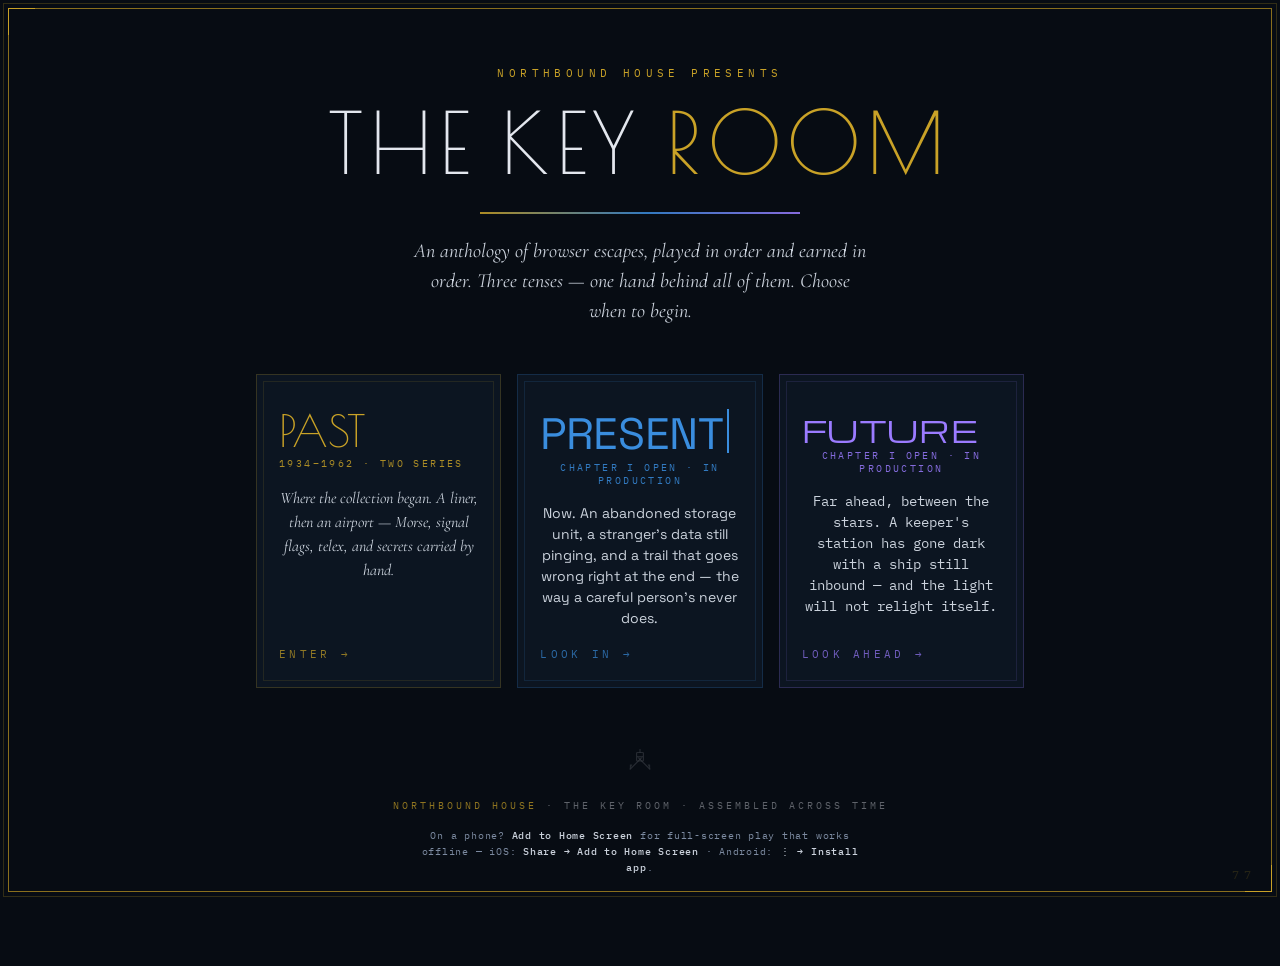
<file: index.html>
<!DOCTYPE html>
<html lang="en">
<head>
<meta charset="UTF-8">
<meta name="viewport" content="width=device-width, initial-scale=1.0">
<!-- PWA + share preview · Northbound House -->
<meta name="theme-color" content="#070c13">
<link rel="icon" href="/favicon.svg" type="image/svg+xml">
<link rel="icon" href="/icons/favicon-32.png" sizes="32x32" type="image/png">
<link rel="apple-touch-icon" href="/icons/apple-touch-icon.png">
<link rel="manifest" href="/manifest.webmanifest">
<meta name="apple-mobile-web-app-capable" content="yes">
<meta name="mobile-web-app-capable" content="yes">
<meta name="apple-mobile-web-app-status-bar-style" content="black-translucent">
<meta name="apple-mobile-web-app-title" content="The Key Room">
<meta property="og:type" content="website">
<meta property="og:site_name" content="The Key Room">
<meta property="og:title" content="The Key Room — escape adventures by Northbound House">
<meta property="og:description" content="Browser escape rooms, played in order and earned in order. Solve one to earn the key to the next.">
<meta property="og:image" content="https://keyroom.northboundhouse.com/icons/og-card.png">
<meta property="og:image:width" content="1200">
<meta property="og:image:height" content="1200">
<meta property="og:url" content="https://keyroom.northboundhouse.com/">
<meta name="twitter:card" content="summary_large_image">
<meta name="twitter:title" content="The Key Room">
<meta name="twitter:description" content="Browser escape rooms by Northbound House. Solve one to earn the key to the next.">
<meta name="twitter:image" content="https://keyroom.northboundhouse.com/icons/og-card.png">
<script src="/assets/pwa.js" defer></script>

<title>The Key Room — Escape Adventures</title>
<meta name="description" content="Browser escape rooms by Northbound House. Choose a tense — past, present, or future — and solve one to earn the key to the next.">
<link rel="preconnect" href="https://fonts.googleapis.com">
<link rel="preconnect" href="https://fonts.gstatic.com" crossorigin>
<link href="https://fonts.googleapis.com/css2?family=Poiret+One&family=Cormorant+Garamond:ital,wght@0,400;0,500;0,600;1,400&family=IBM+Plex+Mono:wght@400;500&family=Space+Grotesk:wght@400;500;700&family=Michroma&display=swap" rel="stylesheet">

<!-- Shared components (buttons, deco frame, eyebrow, reduced-motion, shake).
     Colour + per-tense typography are defined below; this file is the one
     surface where FONT is allowed to vary (by tense). Everything else obeys
     the house rule. -->
<link rel="stylesheet" href="assets/theme.css">

<style>
/* ============================================================
   LANDING PALETTE + TENSE THEMING
   The landing page is the hub above the trilogies. It defines
   its own hub palette here (so theme.css has its semantic
   tokens), then each tense overrides only ACCENT + the two
   FONT variables. Mono stays universal.
   ============================================================ */
:root{
  /* hub palette — cool near-black, tense-neutral */
  --night:        #070c13;
  --surface:      #0f1a28;
  --surface-soft: rgba(15,26,40,.7);
  --accent:       #C9A227;                 /* hero defaults to the origin (deco) accent */
  --accent-dim:   #8a6f1d;
  --accent-soft:  rgba(201,162,39,.42);
  --accent-ghost: rgba(201,162,39,.22);
  --accent-wash:  rgba(201,162,39,.12);
  --accent-glow:  rgba(201,162,39,.5);
  --text:         #e3e7ee;
  --text-soft:    #cbd2dc;
  --text-faint:   rgba(227,231,238,.4);
  --muted:        #7c8aa0;
  --muted-bright: #aebacb;
  --muted-rule:   rgba(124,138,160,.5);
  --paper:        #efe7d6;
  --ink:          #141b24;
  --error:        #d8664a;
  --success:      #6fc48c;
  --veil:         rgba(4,7,12,.82);
  --veil-fade:    rgba(5,9,15,.94);
  --input-bg:     rgba(6,11,18,.9);

  /* tense typography — the one axis this page is allowed to vary */
  --font-display: 'Poiret One', cursive;
  --font-body:    'Cormorant Garamond', serif;
  --font-mono:    'IBM Plex Mono', monospace;   /* universal */
}

/* ---- the three tenses: accent (spectrum) + font only ---- */
.t-past{
  --accent:#C9A227; --accent-dim:#8a6f1d;
  --accent-soft:rgba(201,162,39,.42); --accent-ghost:rgba(201,162,39,.22);
  --accent-wash:rgba(201,162,39,.12); --accent-glow:rgba(201,162,39,.5);
  --font-display:'Poiret One',cursive; --font-body:'Cormorant Garamond',serif;
}
.t-present{
  --accent:#3a8dde; --accent-dim:rgba(58,141,222,.55);
  --accent-soft:rgba(58,141,222,.42); --accent-ghost:rgba(58,141,222,.2);
  --accent-wash:rgba(58,141,222,.14); --accent-glow:rgba(58,141,222,.6);
  --font-display:'Space Grotesk',sans-serif; --font-body:'Space Grotesk',sans-serif;
}
.t-future{
  --accent:#9b7bff; --accent-dim:rgba(155,123,255,.55);
  --accent-soft:rgba(155,123,255,.42); --accent-ghost:rgba(155,123,255,.22);
  --accent-wash:rgba(155,123,255,.12); --accent-glow:rgba(155,123,255,.55);
  --font-display:'Michroma',sans-serif; --font-body:'IBM Plex Mono',monospace;
}

/* per-trilogy accent chips inside Past — keeps each game's own colour,
   so blue and yellow both live in the past. */
.s-meridian{ --accent:#C9A227; --accent-dim:#8a6f1d;
  --accent-soft:rgba(201,162,39,.42); --accent-ghost:rgba(201,162,39,.22);
  --accent-wash:rgba(201,162,39,.12); --accent-glow:rgba(201,162,39,.5); }
.s-redeye{ --accent:#3a8dde; --accent-dim:rgba(58,141,222,.55);
  --accent-soft:rgba(58,141,222,.42); --accent-ghost:rgba(58,141,222,.2);
  --accent-wash:rgba(58,141,222,.14); --accent-glow:rgba(58,141,222,.6); }

/* ============================================================
   LAYOUT
   ============================================================ */
.wrap{max-width:820px;margin:0 auto;padding:66px 26px 90px;position:relative;z-index:1}

/* hidden persistent 77 watermark */
.wm77{
  position:fixed;right:24px;bottom:18px;z-index:0;
  font-family:'IBM Plex Mono',monospace;font-size:12px;letter-spacing:.4em;
  color:var(--accent);opacity:.16;user-select:none;pointer-events:none;
}

/* ---------- Hero ---------- */
.hero{text-align:center;margin-bottom:20px}
.hero h1{font-family:'Poiret One',cursive}
.hero h1 .num{color:var(--accent)}
.spectrum{
  height:2px;width:min(320px,64%);margin:26px auto 0;
  background:linear-gradient(90deg,#C9A227 0%,#3a8dde 52%,#9b7bff 100%);
  opacity:.85;
}
.tagline{
  font-family:'Cormorant Garamond',serif;font-style:italic;
  font-size:clamp(16px,2.4vw,20px);color:var(--text-soft);
  margin:22px auto 0;max-width:460px;line-height:1.5;
}

/* ---------- View machinery ---------- */
.view{display:none}
.view.active{display:block;animation:rise .5s ease both}
@keyframes rise{from{opacity:0;transform:translateY(10px)}to{opacity:1;transform:none}}

/* ---------- The triptych of tenses ---------- */
.triptych{
  display:grid;grid-template-columns:repeat(3,1fr);gap:16px;margin-top:48px;
}
.door{
  position:relative;background:var(--surface-soft);
  border:1px solid var(--accent-ghost);
  padding:34px 22px 26px;text-align:center;cursor:pointer;
  transition:border-color .28s, transform .28s, background .28s;
  display:flex;flex-direction:column;min-height:260px;
}
.door::before{content:"";position:absolute;inset:6px;border:1px solid var(--accent-wash);pointer-events:none}
.door:hover,.door:focus-visible{
  border-color:var(--accent);transform:translateY(-4px);
  background:linear-gradient(180deg,var(--accent-wash),var(--surface-soft));outline:none;
}
.door .tense-word{
  font-family:var(--font-display);color:var(--accent);
  font-size:clamp(30px,6vw,44px);line-height:1;margin-bottom:4px;
}
.door.d-present .tense-word{letter-spacing:-.01em}
.door.d-future .tense-word{font-size:clamp(20px,4.2vw,30px);letter-spacing:.02em;padding-top:6px}
.door .tense-word .caret{
  display:inline-block;width:.06em;height:1em;background:var(--accent);
  margin-left:.08em;vertical-align:-.08em;animation:blink 1.1s steps(1) infinite;
}
@keyframes blink{50%{opacity:0}}
.door .tense-status{
  font-family:'IBM Plex Mono',monospace;font-size:10px;letter-spacing:.24em;
  text-transform:uppercase;color:var(--accent);opacity:.85;margin-bottom:16px;
}
.door .tense-desc{
  font-family:var(--font-body);font-size:15.5px;line-height:1.5;color:var(--text-soft);
  flex:1;
}
.door.d-present .tense-desc,.door.d-future .tense-desc{font-style:normal;font-size:14px}
.door.d-past .tense-desc{font-style:italic;font-size:16px}
.door .enter{
  font-family:'IBM Plex Mono',monospace;font-size:11px;letter-spacing:.3em;
  text-transform:uppercase;color:var(--accent);margin-top:18px;opacity:.7;
  transition:opacity .25s,letter-spacing .25s;
}
.door:hover .enter{opacity:1;letter-spacing:.42em}

/* ---------- Back link ---------- */
.backlink{
  display:inline-flex;align-items:center;gap:9px;margin:6px 0 34px;
  font-family:'IBM Plex Mono',monospace;font-size:11px;letter-spacing:.24em;
  text-transform:uppercase;color:var(--muted);background:none;border:none;
}
.backlink:hover{color:var(--accent)}
.backlink .arrow{transition:transform .2s}
.backlink:hover .arrow{transform:translateX(-4px)}

.tense-head{text-align:center;margin-bottom:30px}
.tense-head .eyebrow{color:var(--accent)}
.tense-head h2{
  font-family:var(--font-display);color:var(--accent);
  font-size:clamp(30px,6.5vw,50px);line-height:1;
}
.t-future .tense-head h2{font-size:clamp(22px,5vw,34px);letter-spacing:.03em}
.tense-head .sub{
  font-family:var(--font-body);font-size:clamp(15px,2.2vw,18px);color:var(--text-soft);
  max-width:520px;margin:14px auto 0;line-height:1.55;
}
.t-past .tense-head .sub{font-style:italic}

/* ---------- Series card (Past) ---------- */
.series{
  border:1px solid var(--accent-ghost);position:relative;
  background:var(--surface-soft);margin-bottom:30px;
}
.series::before{content:"";position:absolute;inset:6px;border:1px solid var(--accent-wash);pointer-events:none}
.series-head{padding:26px 28px 18px;text-align:center;border-bottom:1px solid var(--accent-ghost)}
.series-head .chip{
  display:inline-block;font-family:'IBM Plex Mono',monospace;font-size:10px;
  letter-spacing:.22em;text-transform:uppercase;color:var(--accent);
  border:1px solid var(--accent-soft);padding:3px 10px;margin-bottom:12px;
}
.series-head h3{
  font-family:var(--font-display);font-weight:400;
  font-size:clamp(24px,5vw,34px);letter-spacing:.1em;color:var(--text);
}
.series-head p{
  font-family:var(--font-body);font-style:italic;color:var(--text-soft);
  font-size:16px;margin-top:10px;line-height:1.5;max-width:520px;
  margin-left:auto;margin-right:auto;
}
.episode{display:flex;align-items:center;gap:18px;padding:22px 28px;border-bottom:1px solid var(--accent-wash)}
.episode:last-child{border-bottom:none}
.ep-num{font-family:var(--font-display);font-size:32px;color:var(--accent);width:44px;flex-shrink:0;text-align:center}
.ep-info{flex:1;min-width:0}
.ep-title{font-family:var(--font-display);font-size:20px;letter-spacing:.06em;color:var(--text)}
.ep-sub{font-family:var(--font-body);font-style:italic;font-size:15px;color:var(--text-soft);margin-top:3px;line-height:1.45}
.ep-meta{font-family:'IBM Plex Mono',monospace;font-size:10px;letter-spacing:.2em;text-transform:uppercase;color:var(--muted);margin-top:7px}
.ep-action{flex-shrink:0}
a.btn{text-decoration:none;display:inline-block}

/* ---------- Gate ---------- */
.gate{display:none;padding:0 28px 24px}
.gate.open{display:block}
.gate-inner{border:1px dashed var(--accent-soft);padding:18px;text-align:center}
.gate-inner p{font-family:var(--font-body);font-style:italic;font-size:15px;color:var(--text-soft);margin-bottom:12px;line-height:1.5}
.gate-row{display:flex;gap:10px;justify-content:center;flex-wrap:wrap}
.gate-input{
  height:44px;width:min(60%,220px);text-align:center;
  font-family:'IBM Plex Mono',monospace;font-size:16px;letter-spacing:.25em;
  background:var(--input-bg);border:1px solid var(--accent-dim);
  color:var(--text);text-transform:uppercase;
}
.gate-input:focus{outline:none;border-color:var(--accent)}
.gate-feedback{min-height:20px;font-size:14px;font-style:italic;margin-top:10px;font-family:var(--font-body)}
.gate-feedback.bad{color:var(--error)}
.gate-feedback.good{color:var(--success)}

/* ---------- Present: empty state ---------- */
.empty{
  border:1px dashed var(--accent-soft);padding:56px 28px;text-align:center;
}
.empty h3{
  font-family:var(--font-display);font-size:clamp(24px,5vw,34px);color:var(--text);
  letter-spacing:-.01em;
}
.empty .liveword{color:var(--accent)}
.empty .liveword .caret{
  display:inline-block;width:.07em;height:1em;background:var(--accent);
  margin-left:.06em;vertical-align:-.08em;animation:blink 1.1s steps(1) infinite;
}
.empty p{
  font-family:var(--font-body);font-size:16px;color:var(--text-soft);
  max-width:440px;margin:16px auto 0;line-height:1.6;
}
.empty .status{
  font-family:'IBM Plex Mono',monospace;font-size:10px;letter-spacing:.3em;
  text-transform:uppercase;color:var(--accent);opacity:.7;margin-top:26px;
}

/* ---------- Future: teaser ---------- */
.teaser{
  border:1px solid var(--accent-ghost);position:relative;
  background:linear-gradient(180deg,var(--accent-wash),var(--surface-soft));
  padding:50px 30px;text-align:center;overflow:hidden;
}
.teaser::before{content:"";position:absolute;inset:6px;border:1px solid var(--accent-wash);pointer-events:none}
.teaser .work{
  font-family:'IBM Plex Mono',monospace;font-size:10px;letter-spacing:.3em;
  text-transform:uppercase;color:var(--accent);opacity:.8;
}
.teaser h3{
  font-family:var(--font-display);font-size:clamp(20px,4.4vw,30px);color:var(--text);
  letter-spacing:.04em;margin:14px 0 6px;
}
.teaser p{
  font-family:var(--font-body);font-size:14px;color:var(--text-soft);
  max-width:460px;margin:16px auto 0;line-height:1.7;
}
.teaser .sealed{
  display:inline-block;margin-top:26px;
  font-family:'IBM Plex Mono',monospace;font-size:11px;letter-spacing:.3em;
  text-transform:uppercase;color:var(--accent);
  border:1px solid var(--accent-soft);padding:12px 26px;opacity:.85;
}

/* ---------- Footer + curator crest ---------- */
footer{
  text-align:center;margin-top:56px;
  font-family:'IBM Plex Mono',monospace;font-size:10px;letter-spacing:.3em;
  text-transform:uppercase;color:var(--text-faint);
}
footer a{text-decoration:none;color:var(--accent);opacity:.7}
footer a:hover{opacity:1}
.install-hint{
  margin:16px auto 0;max-width:440px;line-height:1.7;
  font-family:'IBM Plex Mono',monospace;font-size:9.5px;letter-spacing:.08em;
  text-transform:none;color:var(--muted);
}
.install-hint b{color:var(--text-soft);font-weight:500}
/* crest + curator styling now in assets/theme.css; behaviour in assets/easter-eggs.js */

/* ---------- Responsive ---------- */
@media (max-width:640px){
  .triptych{grid-template-columns:1fr;gap:14px}
  .door{min-height:0;padding:26px 20px 22px}
  .wrap{padding:48px 18px 72px}
  .episode{flex-wrap:wrap;padding:20px 18px}
  .ep-num{width:34px;font-size:26px}
  .ep-action{width:100%;text-align:right;margin-top:2px}
  .series-head{padding:22px 18px 16px}
  .gate{padding:0 18px 22px}
}
</style>
</head>
<body>

<div class="deco-frame" aria-hidden="true"></div>
<div class="wm77" aria-hidden="true">77</div>

<div class="wrap">

  <!-- ============ HERO (tense-neutral hub) ============ -->
  <header class="hero">
    <div class="eyebrow">Northbound House presents</div>
    <h1>THE KEY <span class="num">ROOM</span></h1>
    <div class="spectrum" aria-hidden="true"></div>
    <p class="tagline">An anthology of browser escapes, played in order and earned in order. Three tenses — one hand behind all of them. Choose when to begin.</p>
  </header>

  <!-- ============ VIEW: TENSE CHOOSER ============ -->
  <div class="view active" id="view-tenses">
    <nav class="triptych" aria-label="Choose a tense">

      <button class="door d-past t-past" data-tense="past" aria-label="Enter the Past">
        <div class="tense-word">PAST</div>
        <div class="tense-status">1934–1962 · Two series</div>
        <div class="tense-desc">Where the collection began. A liner, then an airport — Morse, signal flags, telex, and secrets carried by hand.</div>
        <div class="enter">Enter →</div>
      </button>

      <button class="door d-present t-present" data-tense="present" aria-label="Enter the Present">
        <div class="tense-word">PRESENT<span class="caret" aria-hidden="true"></span></div>
        <div class="tense-status">Chapter I open · in production</div>
        <div class="tense-desc">Now. An abandoned storage unit, a stranger's data still pinging, and a trail that goes wrong right at the end — the way a careful person's never does.</div>
        <div class="enter">Look in →</div>
      </button>

      <button class="door d-future t-future" data-tense="future" aria-label="Enter the Future">
        <div class="tense-word">FUTURE</div>
        <div class="tense-status">Chapter I open · in production</div>
        <div class="tense-desc">Far ahead, between the stars. A keeper's station has gone dark with a ship still inbound — and the light will not relight itself.</div>
        <div class="enter">Look ahead →</div>
      </button>

    </nav>
  </div>

  <!-- ============ VIEW: PAST ============ -->
  <div class="view t-past" id="view-past">
    <button class="backlink" data-back><span class="arrow">←</span> All tenses</button>

    <div class="tense-head">
      <div class="eyebrow">The Past · 1934–1962</div>
      <h2>PAST</h2>
      <p class="sub">Two trilogies, opened in their own time and their own colour. Finish a chapter, keep what it taught you — the next door asks for it.</p>
    </div>

    <!-- ---- THE MERIDIAN (brass) ---- -->
    <section class="series s-meridian" aria-label="The Meridian Trilogy">
      <div class="series-head">
        <div class="chip">Series One · 1934</div>
        <h3>THE MERIDIAN</h3>
        <p>You wake in a locked stateroom on a ship you never boarded. A stateroom, a chart room, a lighthouse — and one promise carried across the sea.</p>
      </div>

      <div class="episode">
        <div class="ep-num">I</div>
        <div class="ep-info">
          <div class="ep-title">STATEROOM 77</div>
          <div class="ep-sub">The door is locked from the outside. The note says: find what I left you.</div>
          <div class="ep-meta">≈ 15 min · no key required</div>
        </div>
        <div class="ep-action"><a class="btn" href="games/level-1-stateroom-77.html">Play</a></div>
      </div>

      <div class="episode">
        <div class="ep-num">II</div>
        <div class="ep-info">
          <div class="ep-title">THE CHART ROOM</div>
          <div class="ep-sub">The gangway rose without you. R is aboard — and has left the room itself as a message.</div>
          <div class="ep-meta" id="meta-2">≈ 20 min · sealed</div>
        </div>
        <div class="ep-action" id="action-2"></div>
      </div>
      <div class="gate" id="gate-2">
        <div class="gate-inner">
          <p>Sealed. Enter the code that opened the stateroom door in Chapter I.</p>
          <div class="gate-row">
            <input class="gate-input" id="input-2" inputmode="numeric" maxlength="8" placeholder="····" aria-label="Chapter II code">
            <button class="btn" id="try-2">Unseal</button>
          </div>
          <div class="gate-feedback" id="fb-2"></div>
        </div>
      </div>

      <div class="episode">
        <div class="ep-num">III</div>
        <div class="ep-info">
          <div class="ep-title">THE LANTERN</div>
          <div class="ep-sub">The keeper is gone. The lamp is cold. The ship is coming. Finale.</div>
          <div class="ep-meta" id="meta-3">≈ 25 min · sealed</div>
        </div>
        <div class="ep-action" id="action-3"></div>
      </div>
      <div class="gate" id="gate-3">
        <div class="gate-inner">
          <p>Sealed. Enter the word you transmitted from the Meridian's wireless in Chapter II.</p>
          <div class="gate-row">
            <input class="gate-input" id="input-3" maxlength="8" placeholder="····" aria-label="Chapter III code">
            <button class="btn" id="try-3">Unseal</button>
          </div>
          <div class="gate-feedback" id="fb-3"></div>
        </div>
      </div>
    </section>

    <!-- ---- THE RED-EYE (blue) ---- -->
    <section class="series s-redeye" aria-label="The Red-Eye">
      <div class="series-head">
        <div class="chip">Series Two · Meridian Airways · 1962</div>
        <h3>THE RED-EYE</h3>
        <p>A film star presses a locker key into your hand at the gate and vanishes. A terminal, a transatlantic jet, a customs hall — and an affair that was only ever the cover for the scandal.</p>
      </div>

      <div class="episode">
        <div class="ep-num">I</div>
        <div class="ep-info">
          <div class="ep-title">THE TERMINAL</div>
          <div class="ep-sub">Read the board, crack the locker, and board Flight 077 before the doors close.</div>
          <div class="ep-meta">≈ 15 min · no key required</div>
        </div>
        <div class="ep-action"><a class="btn" href="games/redeye-1-the-terminal.html">Play</a></div>
      </div>

      <div class="episode">
        <div class="ep-num">II</div>
        <div class="ep-info">
          <div class="ep-title">THE RED-EYE</div>
          <div class="ep-sub">Over the Atlantic, the telex spells out what the love letters were really counting.</div>
          <div class="ep-meta" id="meta-r2">≈ 25 min · sealed</div>
        </div>
        <div class="ep-action" id="action-r2"></div>
      </div>
      <div class="gate" id="gate-r2">
        <div class="gate-inner">
          <p>Sealed. Enter the seat you boarded Flight 077 in.</p>
          <div class="gate-row">
            <input class="gate-input" id="input-r2" maxlength="8" placeholder="····" aria-label="Red-Eye Chapter II code">
            <button class="btn" id="try-r2">Unseal</button>
          </div>
          <div class="gate-feedback" id="fb-r2"></div>
        </div>
      </div>

      <div class="episode">
        <div class="ep-num">III</div>
        <div class="ep-info">
          <div class="ep-title">ARRIVALS</div>
          <div class="ep-sub">Dawn landing. Get the truth through customs before it turns back into the dark. Finale.</div>
          <div class="ep-meta" id="meta-r3">≈ 30 min · sealed</div>
        </div>
        <div class="ep-action" id="action-r3"></div>
      </div>
      <div class="gate" id="gate-r3">
        <div class="gate-inner">
          <p>Sealed. Enter the word you sent from the teleprinter in Chapter II.</p>
          <div class="gate-row">
            <input class="gate-input" id="input-r3" maxlength="8" placeholder="····" aria-label="Red-Eye Chapter III code">
            <button class="btn" id="try-r3">Unseal</button>
          </div>
          <div class="gate-feedback" id="fb-r3"></div>
        </div>
      </div>
    </section>
  </div>

  <!-- ============ VIEW: PRESENT ============ -->
  <div class="view t-present" id="view-present">
    <button class="backlink" data-back><span class="arrow">←</span> All tenses</button>

    <div class="tense-head">
      <div class="eyebrow">The Present · now</div>
      <h2>PRESENT</h2>
    </div>

    <section class="series" aria-label="The Unit">
      <div class="series-head">
        <div class="chip">Series Four · Unit 77 · now</div>
        <h3>THE UNIT</h3>
        <p>You buy an abandoned storage unit at auction, sight unseen. It went to auction because the owner stopped paying — and everything inside says they didn't mean to stop anything. You come to know a stranger entirely through the data they left behind.</p>
      </div>

      <div class="episode">
        <div class="ep-num">I</div>
        <div class="ep-info">
          <div class="ep-title">THE UNIT</div>
          <div class="ep-sub">Clear the unit, read the metadata, and find the last place that checks out.</div>
          <div class="ep-meta">≈ 18 min · no key required</div>
        </div>
        <div class="ep-action"><a class="btn" href="games/theunit-1-the-unit.html">Play</a></div>
      </div>

      <div class="episode">
        <div class="ep-num">II</div>
        <div class="ep-info">
          <div class="ep-title">THE TRAIL</div>
          <div class="ep-sub">Reconstruct their last week — and learn to tell a real trail from a forged one.</div>
          <div class="ep-meta">≈ 24 min · in production</div>
        </div>
        <div class="ep-action"><span class="btn locked" aria-disabled="true">In production</span></div>
      </div>

      <div class="episode">
        <div class="ep-num">III</div>
        <div class="ep-info">
          <div class="ep-title">THE ADDRESS</div>
          <div class="ep-sub">Reach not them, but the person they were reaching for — without blowing their cover. Finale.</div>
          <div class="ep-meta">≈ 28 min · in production</div>
        </div>
        <div class="ep-action"><span class="btn locked" aria-disabled="true">In production</span></div>
      </div>
    </section>
  </div>

  <!-- ============ VIEW: FUTURE ============ -->
  <div class="view t-future" id="view-future">
    <button class="backlink" data-back><span class="arrow">←</span> All tenses</button>

    <div class="tense-head">
      <div class="eyebrow">The Future · far, far ahead</div>
      <h2>FUTURE</h2>
    </div>

    <section class="series" aria-label="The Waypoint">
      <div class="series-head">
        <div class="chip">Series Three · Waypoint 0077 · deep transit</div>
        <h3>THE WAYPOINT</h3>
        <p>You wake alone on a relay-and-beacon station whose light has gone out — a lantern strung between two systems, failing, its keeper gone. A ship is inbound through the dark, and it is relying on a light you'll have to relight yourself.</p>
      </div>

      <div class="episode">
        <div class="ep-num">I</div>
        <div class="ep-info">
          <div class="ep-title">THE STATION</div>
          <div class="ep-sub">Wake on the failing station, read the approach, and find out who's really inbound.</div>
          <div class="ep-meta">≈ 15 min · no key required</div>
        </div>
        <div class="ep-action"><a class="btn" href="games/waypoint-1-the-station.html">Play</a></div>
      </div>

      <div class="episode">
        <div class="ep-num">II</div>
        <div class="ep-info">
          <div class="ep-title">THE APPROACH</div>
          <div class="ep-sub">Restore the light, decode the ship's call, and answer it in kind.</div>
          <div class="ep-meta" id="meta-w2">≈ 22 min · sealed</div>
        </div>
        <div class="ep-action" id="action-w2"></div>
      </div>
      <div class="gate" id="gate-w2">
        <div class="gate-inner">
          <p>Sealed. Enter the bearing the relief was inbound on.</p>
          <div class="gate-row">
            <input class="gate-input" id="input-w2" inputmode="numeric" maxlength="8" placeholder="····" aria-label="Waypoint Chapter II code">
            <button class="btn" id="try-w2">Unseal</button>
          </div>
          <div class="gate-feedback" id="fb-w2"></div>
        </div>
      </div>

      <div class="episode">
        <div class="ep-num">III</div>
        <div class="ep-info">
          <div class="ep-title">THE THRESHOLD</div>
          <div class="ep-sub">Hold the light and bring her across. Finale.</div>
          <div class="ep-meta" id="meta-w3">≈ 30 min · sealed</div>
        </div>
        <div class="ep-action" id="action-w3"></div>
      </div>
      <div class="gate" id="gate-w3">
        <div class="gate-inner">
          <p>Sealed. Enter the word the beacon logged when it lit.</p>
          <div class="gate-row">
            <input class="gate-input" id="input-w3" maxlength="8" placeholder="····" aria-label="Waypoint Chapter III code">
            <button class="btn" id="try-w3">Unseal</button>
          </div>
          <div class="gate-feedback" id="fb-w3"></div>
        </div>
      </div>
    </section>
  </div>

  <!-- ============ FOOTER ============ -->
  <footer>
    <div class="crest" id="crest" role="button" tabindex="0" aria-label="The curator's mark">
      <!-- lantern over crossed signal flags -->
      <svg viewBox="0 0 40 40" xmlns="http://www.w3.org/2000/svg" fill="none" stroke="currentColor" stroke-width="1.4">
        <line x1="8" y1="30" x2="22" y2="16"/>
        <line x1="32" y1="30" x2="18" y2="16"/>
        <path d="M8 30 l3 -6 l-3 0 z" fill="currentColor" stroke="none"/>
        <path d="M32 30 l-3 -6 l3 0 z" fill="currentColor" stroke="none"/>
        <rect x="16" y="10" width="8" height="10" rx="1"/>
        <line x1="20" y1="6" x2="20" y2="10"/>
        <line x1="16.5" y1="15" x2="23.5" y2="15"/>
      </svg>
    </div>
    <div><a href="https://northboundhouse.com">Northbound House</a> · The Key Room · assembled across time</div>
    <div class="install-hint">On a phone? <b>Add to Home Screen</b> for full-screen play that works offline —
      iOS: <b>Share&nbsp;→&nbsp;Add to Home Screen</b> · Android: <b>⋮&nbsp;→&nbsp;Install app</b>.</div>
  </footer>

</div>

<script>
/* ================================================================
   1) TENSE NAVIGATION — hero stays; the view below swaps.
      Light hash routing so #past / #present / #future deep-link.
   ================================================================ */
const views = {
  tenses:  document.getElementById('view-tenses'),
  past:    document.getElementById('view-past'),
  present: document.getElementById('view-present'),
  future:  document.getElementById('view-future')
};
function showView(name){
  const key = views[name] ? name : 'tenses';
  Object.values(views).forEach(v=>v.classList.remove('active'));
  views[key].classList.add('active');
  const hash = key === 'tenses' ? ' ' : '#'+key;
  if (location.hash !== hash) history.replaceState(null,'',key==='tenses'?location.pathname:hash);
  window.scrollTo({top:0,behavior:'smooth'});
}
document.querySelectorAll('.door').forEach(d=>{
  d.addEventListener('click',()=>showView(d.dataset.tense));
});
document.querySelectorAll('[data-back]').forEach(b=>{
  b.addEventListener('click',()=>showView('tenses'));
});
// deep-link on load
(function(){
  const h = (location.hash||'').replace('#','');
  if (h && views[h]) showView(h);
})();

/* ================================================================
   2) GATING — each sealed chapter needs the answer earned by the
      one before it. Answers stored as SHA-256; unlocks persist in
      localStorage. (Ported verbatim from the original landing page.)
   ================================================================ */
const EPISODES = {
  2: {
    href: 'games/level-2-chart-room.html',
    hash: 'd83e303f681b94d24fdb0c6e7a1e730b964953b70284cfd9d55dbe096281058a',
    wrong: 'The seal holds. That code never opened a stateroom door.',
    right: 'The seal breaks. Welcome back aboard.'
  },
  3: {
    href: 'games/level-3-the-lantern.html',
    hash: '4ea140588150773ce3aace786aeef7f4049ce100fa649c94fbbddb960f1da942',
    wrong: 'The shore stays dark. That was not the word.',
    right: 'The Lantern answers. Go ashore.'
  },
  r2: {
    href: 'games/redeye-2-the-red-eye.html',
    hash: 'fdee4726c2847c8788b39cb69f2777cf672711bb11d9622b07f0fe23fac1480e',
    wrong: 'The gate agent shakes her head. Nobody sat there on 077.',
    right: 'Seat confirmed. Welcome aboard the red-eye.'
  },
  r3: {
    href: 'games/redeye-3-arrivals.html',
    hash: 'ce953a0eb08246617b7f849486c4b26a7af37e9d2e8f0e13b3ae1bf0da8a70a2',
    wrong: 'The desk in Lisbon does not answer to that.',
    right: 'The desk answers. Go and meet the morning.'
  },
  /* --- Series Three: The Waypoint --- */
  w2: {
    href: 'games/waypoint-2-the-approach.html',
    hash: '802b906a18591ead8a6dd809b262ace4c65c16e89764c40ae326cfcff811e10c',
    wrong: 'The line stays dark. No ship was ever inbound on that bearing.',
    right: 'Bearing logged. The watch is yours.'
  },
  w3: {
    href: 'games/waypoint-3-the-threshold.html',
    hash: '79f076abdd19a752db7267bfff2f9022161d120dea919fdaca2ffdfc24ca8c96',
    wrong: 'The log does not answer to that. What did the light write when it caught?',
    right: 'The watch is kept. Cross over.'
  }
};

const mem = {};
const store = {
  get(k){ try { return localStorage.getItem(k); } catch(e){ return mem[k] ?? null; } },
  set(k,v){ try { localStorage.setItem(k,v); } catch(e){ mem[k]=v; } }
};
function isUnlocked(n){ return store.get('keyroom.unlock.'+n) === '1'; }
function setUnlocked(n){ store.set('keyroom.unlock.'+n, '1'); }

async function sha256(text){
  const data = new TextEncoder().encode(text);
  const buf = await crypto.subtle.digest('SHA-256', data);
  return [...new Uint8Array(buf)].map(b=>b.toString(16).padStart(2,'0')).join('');
}

function renderEpisode(n){
  const action = document.getElementById('action-'+n);
  const gate = document.getElementById('gate-'+n);
  const meta = document.getElementById('meta-'+n);
  action.innerHTML = '';
  if (isUnlocked(n)) {
    const a = document.createElement('a');
    a.className = 'btn'; a.textContent = 'Play'; a.href = EPISODES[n].href;
    action.appendChild(a);
    gate.classList.remove('open');
    if (meta) meta.textContent = meta.textContent.replace('sealed','unsealed');
  } else {
    const b = document.createElement('button');
    b.className = 'btn locked'; b.textContent = '🔒 Sealed';
    b.setAttribute('aria-expanded','false');
    b.addEventListener('click', ()=>{
      const open = gate.classList.toggle('open');
      b.setAttribute('aria-expanded', String(open));
      if (open) document.getElementById('input-'+n).focus();
    });
    action.appendChild(b);
  }
}

async function tryUnlock(n){
  const input = document.getElementById('input-'+n);
  const fb = document.getElementById('fb-'+n);
  const guess = input.value.trim().toLowerCase();
  if (!guess) return;
  const h = await sha256(guess);
  if (h === EPISODES[n].hash) {
    setUnlocked(n);
    fb.textContent = EPISODES[n].right; fb.className = 'gate-feedback good';
    setTimeout(()=>renderEpisode(n), 700);
  } else {
    fb.textContent = EPISODES[n].wrong; fb.className = 'gate-feedback bad';
    input.classList.add('shake');
    setTimeout(()=>input.classList.remove('shake'), 380);
    input.select();
  }
}

Object.keys(EPISODES).forEach(n=>{
  renderEpisode(n);
  document.getElementById('try-'+n).addEventListener('click', ()=>tryUnlock(n));
  document.getElementById('input-'+n).addEventListener('keydown', e=>{
    if (e.key === 'Enter') tryUnlock(n);
  });
});


</script>
<script src="assets/easter-eggs.js"></script>
</body>
</html>
</file>
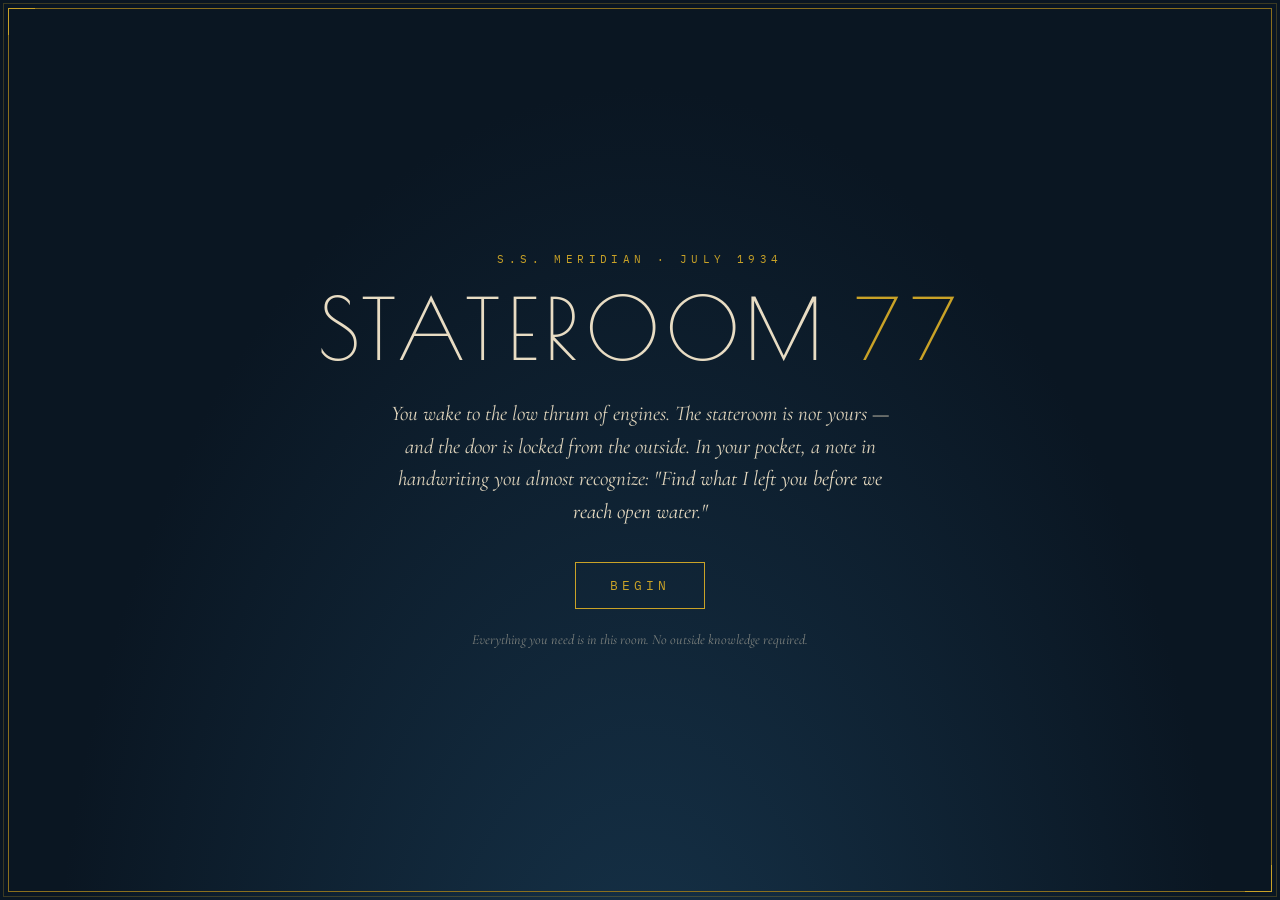
<file: games/level-1-stateroom-77.html>
<!DOCTYPE html>
<html lang="en">
<head>
<meta charset="UTF-8">
<meta name="viewport" content="width=device-width, initial-scale=1.0">
<!-- PWA + share preview · Northbound House -->
<meta name="theme-color" content="#070c13">
<link rel="icon" href="/favicon.svg" type="image/svg+xml">
<link rel="icon" href="/icons/favicon-32.png" sizes="32x32" type="image/png">
<link rel="apple-touch-icon" href="/icons/apple-touch-icon.png">
<link rel="manifest" href="/manifest.webmanifest">
<meta name="apple-mobile-web-app-capable" content="yes">
<meta name="mobile-web-app-capable" content="yes">
<meta name="apple-mobile-web-app-status-bar-style" content="black-translucent">
<meta name="apple-mobile-web-app-title" content="The Key Room">
<meta property="og:type" content="website">
<meta property="og:site_name" content="The Key Room">
<meta property="og:title" content="The Key Room — escape adventures by Northbound House">
<meta property="og:description" content="Browser escape rooms, played in order and earned in order. Solve one to earn the key to the next.">
<meta property="og:image" content="https://keyroom.northboundhouse.com/icons/og-card.png">
<meta property="og:image:width" content="1200">
<meta property="og:image:height" content="1200">
<meta property="og:url" content="https://keyroom.northboundhouse.com/">
<meta name="twitter:card" content="summary_large_image">
<meta name="twitter:title" content="The Key Room">
<meta name="twitter:description" content="Browser escape rooms by Northbound House. Solve one to earn the key to the next.">
<meta name="twitter:image" content="https://keyroom.northboundhouse.com/icons/og-card.png">
<script src="/assets/pwa.js" defer></script>

<title>Stateroom 77 — An Escape Room</title>
<link rel="preconnect" href="https://fonts.googleapis.com">
<link href="https://fonts.googleapis.com/css2?family=Poiret+One&family=Cormorant+Garamond:ital,wght@0,400;0,500;0,600;1,400&family=IBM+Plex+Mono:wght@400;500&display=swap" rel="stylesheet">
<link rel="stylesheet" href="../assets/theme.css">
<link rel="stylesheet" href="../assets/palette-meridian.css">
<style>
#intro{background:radial-gradient(ellipse at 50% 120%, #16334a 0%, var(--night) 65%)}
#victory{background:radial-gradient(ellipse at 50% -20%, #1b3a54 0%, var(--night) 70%)}
</style>
</head>
<body class="chapter">

<div class="deco-frame" aria-hidden="true"></div>

<!-- INTRO -->
<div class="screen active" id="intro">
  <div class="eyebrow">S.S. Meridian · July 1934</div>
  <h1>STATEROOM <span class="num">77</span></h1>
  <p class="intro-story">You wake to the low thrum of engines. The stateroom is not yours — and the door is locked from the outside. In your pocket, a note in handwriting you almost recognize: <em>"Find what I left you before we reach open water."</em></p>
  <button class="btn" id="start-btn">Begin</button>
  <p style="margin-top:22px;font-size:14px;opacity:.5;font-style:italic">Everything you need is in this room. No outside knowledge required.</p>
</div>

<!-- HUD -->
<div id="hud">
  <div id="timer">20:00</div>
  <div class="title-sm">STATEROOM 77</div>
  <div class="hud-right">
    <button class="icon-btn" id="sound-btn" title="Toggle sound" aria-label="Toggle sound">♪</button>
  </div>
</div>

<!-- ROOM -->
<div id="room-wrap">
  <div id="room">
  <svg viewBox="0 0 800 500" role="img" aria-label="A 1930s ship stateroom">
    <!-- walls & floor -->
    <rect x="0" y="0" width="800" height="380" fill="#16293c"/>
    <rect x="0" y="0" width="800" height="380" fill="url(#wallgrad)"/>
    <rect x="0" y="380" width="800" height="120" fill="#241a10"/>
    <g opacity=".35" stroke="#3a2b18" stroke-width="2">
      <line x1="0" y1="405" x2="800" y2="405"/><line x1="0" y1="435" x2="800" y2="435"/><line x1="0" y1="470" x2="800" y2="470"/>
    </g>
    <defs>
      <radialGradient id="wallgrad" cx="50%" cy="35%" r="80%">
        <stop offset="0%" stop-color="#1d3852"/>
        <stop offset="100%" stop-color="#0d1c2b"/>
      </radialGradient>
      <radialGradient id="portglow" cx="50%" cy="50%" r="55%">
        <stop offset="0%" stop-color="#0e2438"/>
        <stop offset="100%" stop-color="#050d16"/>
      </radialGradient>
    </defs>
    <!-- wainscoting -->
    <rect x="0" y="330" width="800" height="50" fill="#2c3f52" opacity=".6"/>
    <line x1="0" y1="330" x2="800" y2="330" stroke="#C9A227" stroke-width="1.5" opacity=".5"/>

    <!-- DOOR -->
    <g id="hs-door" class="hotspot" tabindex="0" role="button" aria-label="Cabin door">
      <rect x="40" y="90" width="120" height="290" fill="#3d2a16" stroke="#C9A227" stroke-width="2"/>
      <rect x="52" y="104" width="96" height="120" fill="none" stroke="#8a6f1d" stroke-width="1.5"/>
      <rect x="52" y="238" width="96" height="128" fill="none" stroke="#8a6f1d" stroke-width="1.5"/>
      <circle cx="146" cy="238" r="6" fill="#C9A227"/>
      <rect x="80" y="120" width="40" height="18" fill="#C9A227" opacity=".9"/>
      <text x="100" y="133" text-anchor="middle" font-family="monospace" font-size="12" fill="#1a1408">77</text>
    </g>

    <!-- PORTHOLE -->
    <g id="hs-porthole" class="hotspot" tabindex="0" role="button" aria-label="Porthole">
      <circle cx="410" cy="150" r="58" fill="#C9A227"/>
      <circle cx="410" cy="150" r="48" fill="url(#portglow)"/>
      <g fill="#e9e2c8">
        <circle cx="392" cy="128" r="2.4"/><circle cx="404" cy="140" r="2"/><circle cx="386" cy="146" r="1.8"/>
        <circle cx="425" cy="126" r="1.7"/><circle cx="433" cy="134" r="1.7"/>
        <circle cx="420" cy="168" r="1.5"/><circle cx="430" cy="176" r="1.5"/><circle cx="440" cy="168" r="1.5"/>
        <circle cx="398" cy="176" r="1.3"/><circle cx="388" cy="168" r="1.3"/>
      </g>
      <g stroke="#C9A227" stroke-width="1"><circle cx="410" cy="97" r="3"/><circle cx="410" cy="203" r="3"/><circle cx="357" cy="150" r="3"/><circle cx="463" cy="150" r="3"/></g>
    </g>

    <!-- PAINTING -->
    <g id="hs-painting" class="hotspot" tabindex="0" role="button" aria-label="Framed painting, slightly crooked">
      <g transform="rotate(-2 640 160)">
        <rect x="575" y="105" width="130" height="105" fill="#C9A227"/>
        <rect x="583" y="113" width="114" height="89" fill="#1c3a4a"/>
        <path d="M583 180 q28-18 57-8 t57-14 v44 h-114 z" fill="#2b5568"/>
        <path d="M600 150 l14-22 14 22 z M660 158 l11-18 11 18 z" fill="#0f2530"/>
        <circle cx="675" cy="128" r="8" fill="#e8dcc3" opacity=".85"/>
      </g>
    </g>

    <!-- SAFE (hidden until painting moved) -->
    <g id="hs-safe" class="hotspot" tabindex="0" role="button" aria-label="Wall safe" style="display:none">
      <rect x="588" y="112" width="104" height="92" fill="#20242a" stroke="#C9A227" stroke-width="2"/>
      <circle cx="640" cy="158" r="22" fill="#31363e" stroke="#C9A227" stroke-width="2"/>
      <circle cx="640" cy="158" r="4" fill="#C9A227"/>
      <line x1="640" y1="140" x2="640" y2="150" stroke="#C9A227" stroke-width="2"/>
    </g>

    <!-- DESK -->
    <g id="hs-desk" class="hotspot" tabindex="0" role="button" aria-label="Writing desk with a locked drawer">
      <rect x="540" y="268" width="200" height="14" fill="#4a341c"/>
      <rect x="552" y="282" width="176" height="52" fill="#3d2a16"/>
      <rect x="566" y="290" width="148" height="34" fill="#4a341c" stroke="#8a6f1d" stroke-width="1.5"/>
      <circle cx="640" cy="307" r="4" fill="#C9A227"/>
      <rect x="556" y="334" width="12" height="52" fill="#3d2a16"/>
      <rect x="712" y="334" width="12" height="52" fill="#3d2a16"/>
      <!-- telegram on top -->
      <rect x="560" y="252" width="52" height="18" fill="#E8DCC3" transform="rotate(-6 586 261)"/>
    </g>

    <!-- BED + NIGHTSTAND -->
    <g id="hs-nightstand" class="hotspot" tabindex="0" role="button" aria-label="Nightstand with a postcard">
      <rect x="196" y="300" width="70" height="86" fill="#3d2a16"/>
      <rect x="196" y="300" width="70" height="16" fill="#4a341c" stroke="#8a6f1d" stroke-width="1"/>
      <rect x="206" y="286" width="50" height="16" fill="#E8DCC3" transform="rotate(4 231 294)"/>
      <circle cx="231" cy="308" r="3.5" fill="#C9A227"/>
    </g>
    <g>
      <rect x="272" y="316" width="200" height="72" fill="#274157"/>
      <rect x="272" y="300" width="200" height="24" rx="8" fill="#E8DCC3" opacity=".9"/>
      <rect x="272" y="384" width="200" height="10" fill="#3d2a16"/>
      <rect x="264" y="292" width="14" height="100" fill="#3d2a16"/>
      <rect x="466" y="292" width="14" height="100" fill="#3d2a16"/>
    </g>

    <!-- SUITCASE -->
    <g id="hs-suitcase" class="hotspot" tabindex="0" role="button" aria-label="Leather suitcase with a combination lock">
      <rect x="330" y="398" width="120" height="70" rx="6" fill="#6E2B2B" stroke="#3d1414" stroke-width="2"/>
      <rect x="330" y="428" width="120" height="4" fill="#3d1414"/>
      <rect x="374" y="390" width="32" height="12" rx="5" fill="none" stroke="#3d1414" stroke-width="4"/>
      <rect x="352" y="420" width="20" height="14" fill="#C9A227"/>
      <rect x="408" y="420" width="20" height="14" fill="#C9A227"/>
    </g>

    <!-- CLOCK -->
    <g opacity=".9">
      <circle cx="260" cy="140" r="26" fill="#C9A227"/>
      <circle cx="260" cy="140" r="21" fill="#E8DCC3"/>
      <line x1="260" y1="140" x2="260" y2="125" stroke="#1a1408" stroke-width="2.5"/>
      <line x1="260" y1="140" x2="271" y2="146" stroke="#1a1408" stroke-width="2"/>
    </g>
  </svg>
  </div>
</div>

<!-- INVENTORY -->
<div id="inventory"><span id="inv-empty">Your pockets are empty.</span></div>

<!-- MODAL -->
<div id="modal-veil">
  <div id="modal" role="dialog" aria-modal="true">
    <h2 id="m-title"></h2>
    <div class="body" id="m-body"></div>
    <div id="m-extra"></div>
    <div class="feedback" id="m-feedback"></div>
    <div class="modal-actions" id="m-actions"></div>
    <div id="m-hintzone"></div>
  </div>
</div>

<!-- VICTORY -->
<div class="screen" id="victory">
  <div class="eyebrow">The gangway, moments before departure</div>
  <h1>YOU MADE <span class="num">IT</span></h1>
  <p class="intro-story" id="victory-story">Manifest in hand, you step off the S.S. Meridian as her horn sounds. Whoever left it for you knew you'd find your way out. You were never a passenger — you were the courier all along.</p>
  <div class="stats">
    <div class="stat"><div class="v" id="stat-time">—</div><div class="l">Time</div></div>
    <div class="stat"><div class="v" id="stat-hints">0</div><div class="l">Hints</div></div>
    <div class="stat"><div class="v" id="stat-rank">—</div><div class="l">Rating</div></div>
  </div>
  <div class="next-note">
    <div class="nn-label">Remember this code — you'll need it to unseal Chapter II</div>
    <div class="nn-code">4391</div>
    <div class="nn-hint">Return to the home screen and enter it to open <em>Chapter II — The Chart Room</em>.</div>
  </div>
  <div class="victory-actions">
    <a class="btn" href="../index.html">Continue to Chapter II →</a>
    <button class="btn ghost" onclick="location.reload()">Play Again</button>
  </div>
</div>

<script src="../assets/engine.js"></script>
<script>
/* ================= STATE ================= */
const S = {
  started:false, t:20*60, timerId:null, overtime:false,
  hintsUsed:0,
  inv:{},            // key: {icon,label}
  flags:{ suitcase:false, drawer:false, paintingMoved:false, safe:false, door:false, sawPostcard:false, sawChart:false },
  hintLevel:{},      // puzzleId -> 0..3
  soundOn:false, audioCtx:null, noiseNode:null,
};

/* ================= TIMER ================= */

function tick(){
  S.t--;
  const el=document.getElementById('timer');
  el.textContent=fmt(S.t);
  if(S.t<0){el.classList.add('late'); if(!S.overtime){S.overtime=true; toast('The engines change pitch — she\'s pulling away from the pier. Keep going.');}}
  else if(S.t<=120){el.classList.add('late');}
}

/* ================= SOUND (subtle ocean hum) ================= */

/* ================= INVENTORY ================= */

function inspectItem(k){
  if(k==='key') openModal({title:'Brass Key',body:'A small brass key, stamped <em>"C-DECK · DESK"</em>. It should fit the writing desk drawer.',actions:[closeBtn()]});
  if(k==='chart') showChart();
  if(k==='manifest') openModal({title:'The Manifest',body:'A sealed ledger of names — the reason you\'re aboard. Now you just need to get it <em>off</em> this ship. The door is the only way out.',actions:[closeBtn()]});
}

/* ================= MODAL ================= */

/* ================= HINTS (3 tiers, in-story via the speaking tube) ================= */
const HINTS={
  suitcase:[
    'The steward\'s voice crackles through the speaking tube: <em>"Travelers set their locks to dates they can\'t forget."</em>',
    '<em>"Something on the nightstand mentions the day this trip began."</em>',
    '<em>"The postcard says you boarded July 14th. Month, then day: 0-7-1-4."</em>'
  ],
  safe:[
    '<em>"The note from the drawer said the stars keep the count — look through the porthole."</em>',
    '<em>"Count the stars in each constellation on the chart. Enter them in the order the note gives: bright, paired, scattered."</em>',
    '<em>"The Lantern has 3 stars, the Twins have 8, the Spindrift has 5. Try 3-8-5."</em>'
  ],
  door:[
    '<em>"The luggage tag in the safe names a year. The captain\'s note tells you how to read it."</em>',
    '<em>"Stern to bow means back to front. Read the year in reverse."</em>',
    '<em>"1934, read backwards, is 4-3-9-1."</em>'
  ],
  drawer:[
    '<em>"That drawer wants a key, not a guess. Have you opened everything else in the room?"</em>',
    '<em>"Heavy luggage often hides small things. Check the suitcase first."</em>',
    '<em>"The brass key is inside the suitcase. The suitcase combination comes from the postcard."</em>'
  ]
};

/* ================= CODE ENTRY BUILDER ================= */

/* ================= ROOM OBJECTS ================= */

/* --- Nightstand / postcard --- */
bindHotspot('hs-nightstand',()=>{
  S.flags.sawPostcard=true;
  openModal({
    title:'The Nightstand',
    body:'A postcard rests against the lamp — a photograph of the Barcelona pier.',
    extra:'<div class="paper">"My darling — can you believe we finally boarded on <span class="mono">July 14th</span>? A date worth keeping under lock and key. — R."</div>',
    actions:[closeBtn()]
  });
});

/* --- Suitcase (0714) --- */
bindHotspot('hs-suitcase',()=>{
  if(S.flags.suitcase){
    openModal({title:'The Suitcase',body:'Empty now, save for the smell of old leather. You already took the key and the star chart.',actions:[closeBtn()]});
    return;
  }
  const row=codeRow(4);
  const submit=document.createElement('button');submit.className='btn small';submit.textContent='Try the lock';
  submit.addEventListener('click',()=>{
    if(readCode(row)==='0714'){
      S.flags.suitcase=true;
      addItem('key','🗝','Brass key');
      addItem('chart','✶','Star chart');
      feedback('The clasps spring open.',true);
      setTimeout(()=>openModal({
        title:'Inside the Suitcase',
        body:'Beneath folded shirts: a <em>brass key</em> and a rolled <em>star chart</em>. A slip of paper is pinned to the chart:',
        extra:'<div class="paper">"The stars keep the count. The dial keeps the order: <span class="mono">bright, then paired, then scattered</span>."</div>',
        actions:[closeBtn('Take everything')]
      }),700);
    } else feedback('The dials spin, but the clasps hold fast.',false);
  });
  openModal({
    title:'The Suitcase',
    body:'Oxblood leather, well traveled. A four-digit combination lock holds it shut.',
    actions:[submit,closeBtn()],
    puzzleId:'suitcase',
    onOpen:()=>{document.getElementById('m-extra').appendChild(row);row.querySelector('input').focus();}
  });
});

/* --- Desk / drawer (needs key) --- */
bindHotspot('hs-desk',()=>{
  if(!S.flags.drawer){
    if(S.inv.key){
      S.flags.drawer=true;
      S.flags.sawChart=true;
      openModal({
        title:'The Desk Drawer',
        body:'The brass key turns with a satisfying click. Inside, a telegram on Meridian letterhead:',
        extra:'<div class="paper"><span class="mono">WESTERN UNION — TO STATEROOM 77</span><br><br>"What you seek sleeps behind the crooked sea. The stars will tell you how to wake it."</div>',
        actions:[closeBtn('Pocket the telegram')]
      });
    } else {
      openModal({
        title:'The Writing Desk',
        body:'A telegram envelope pokes from the locked drawer, just out of reach. The drawer wants a small key.',
        actions:[closeBtn()],
        puzzleId:'drawer'
      });
    }
  } else {
    openModal({
      title:'The Desk Drawer',
      body:'The telegram again:',
      extra:'<div class="paper">"What you seek sleeps behind the crooked sea. The stars will tell you how to wake it."</div>',
      actions:[closeBtn()]
    });
  }
});

/* --- Porthole (constellations) --- */
bindHotspot('hs-porthole',()=>{
  const chartNote=S.inv.chart
    ?'<div class="paper">Star chart in hand, the shapes resolve:<br><span class="mono">THE LANTERN</span> — the bright trio high to the left · <em>3 stars</em><br><span class="mono">THE TWINS</span> — the paired cluster to the right · <em>8 stars</em><br><span class="mono">THE SPINDRIFT</span> — the scattered drift below · <em>5 stars</em></div>'
    :'<div style="font-style:italic;opacity:.75">Clusters of stars — a bright trio, a tight pair of groups, a loose scatter. Without a chart, they\'re just weather.</div>';
  openModal({
    title:'The Porthole',
    body:'Black water, black sky. The stars are startlingly clear out here.',
    extra:chartNote,
    actions:[closeBtn()]
  });
});
function showChart(){
  openModal({
    title:'The Star Chart',
    body:'Hand-inked constellations over this stretch of the Mediterranean:',
    extra:'<div class="paper"><span class="mono">THE LANTERN</span> · 3 stars · "the bright one"<br><span class="mono">THE TWINS</span> · 8 stars · "the paired one"<br><span class="mono">THE SPINDRIFT</span> · 5 stars · "the scattered one"<br><br><em>Best viewed through glass at night.</em></div>',
    actions:[closeBtn()]
  });
}

/* --- Painting → safe --- */
bindHotspot('hs-painting',()=>{
  if(!S.flags.paintingMoved){
    S.flags.paintingMoved=true;
    document.getElementById('hs-painting').style.display='none';
    document.getElementById('hs-safe').style.display='';
    openModal({
      title:'The Crooked Sea',
      body:'A seascape, hanging just off-level — <em>the crooked sea</em>. You lift it from its hook. Set into the wall behind it: a small steel safe with a three-number dial.',
      actions:[closeBtn('Examine the safe')]
    });
  }
});

/* --- Safe (3-8-5) --- */
bindHotspot('hs-safe',()=>{
  if(S.flags.safe){
    openModal({title:'The Safe',body:'Empty. You have what it was keeping.',actions:[closeBtn()]});
    return;
  }
  const row=codeRow(3);
  const submit=document.createElement('button');submit.className='btn small';submit.textContent='Turn the dial';
  submit.addEventListener('click',()=>{
    if(readCode(row)==='385'){
      S.flags.safe=true;
      addItem('manifest','📜','Manifest');
      feedback('The dial gives. The door swings wide.',true);
      setTimeout(()=>openModal({
        title:'Inside the Safe',
        body:'A sealed <em>manifest</em> — and the truth. A luggage tag and a note in the captain\'s hand:',
        extra:'<div class="paper"><span class="mono">S.S. MERIDIAN · MAIDEN VOYAGE 1934 · STATEROOM 77</span></div><div class="paper">"You were never a passenger. Take the manifest and go. The door reads the year as the sea does — <span class="mono">stern to bow</span>."</div>',
        actions:[closeBtn('Take the manifest')]
      }),700);
    } else feedback('The dial resists. Wrong sequence.',false);
  });
  openModal({
    title:'The Wall Safe',
    body:'Three numbers, one order. The telegram said the stars would tell you how to wake it.',
    actions:[submit,closeBtn()],
    puzzleId:'safe',
    onOpen:()=>{document.getElementById('m-extra').appendChild(row);row.querySelector('input').focus();}
  });
});

/* --- Door (4391) --- */
bindHotspot('hs-door',()=>{
  const row=codeRow(4);
  const submit=document.createElement('button');submit.className='btn small';submit.textContent='Enter code';
  submit.addEventListener('click',()=>{
    if(readCode(row)==='4391'){
      if(!S.inv.manifest){
        feedback('The lock clicks — but the note said to take the manifest. It\'s still in the safe.',false);
        return;
      }
      win();
    } else feedback('The mechanism whirs, then stops. Not it.',false);
  });
  openModal({
    title:'The Cabin Door',
    body:'Locked from the corridor side — but a four-digit mechanical keypad is set into the frame. Odd, for 1934. Odder still that it faces <em>inward</em>.',
    actions:[submit,closeBtn()],
    puzzleId:'door',
    onOpen:()=>{document.getElementById('m-extra').appendChild(row);row.querySelector('input').focus();}
  });
});

/* ================= WIN ================= */
function win(){
  closeModal();
  clearInterval(S.timerId);
  document.getElementById('hud').classList.remove('on');
  document.getElementById('room-wrap').classList.remove('on');
  document.getElementById('inventory').classList.remove('on');
  const used=20*60-S.t;
  document.getElementById('stat-time').textContent=fmt(used);
  document.getElementById('stat-hints').textContent=S.hintsUsed;
  let rank='Deckhand';
  if(used<=8*60&&S.hintsUsed===0)rank='Stowaway Legend';
  else if(used<=12*60&&S.hintsUsed<=2)rank='First Mate';
  else if(used<=20*60)rank='Able Seaman';
  document.getElementById('stat-rank').textContent=rank;
  document.getElementById('victory').classList.add('active');
}

/* ================= START ================= */
document.getElementById('start-btn').addEventListener('click',()=>{
  document.getElementById('intro').classList.remove('active');
  document.getElementById('hud').classList.add('on');
  document.getElementById('room-wrap').classList.add('on');
  document.getElementById('inventory').classList.add('on');
  S.started=true;
  S.timerId=setInterval(tick,1000);
});
</script>
<script src="../assets/easter-eggs.js"></script>
</body>
</html>
</file>
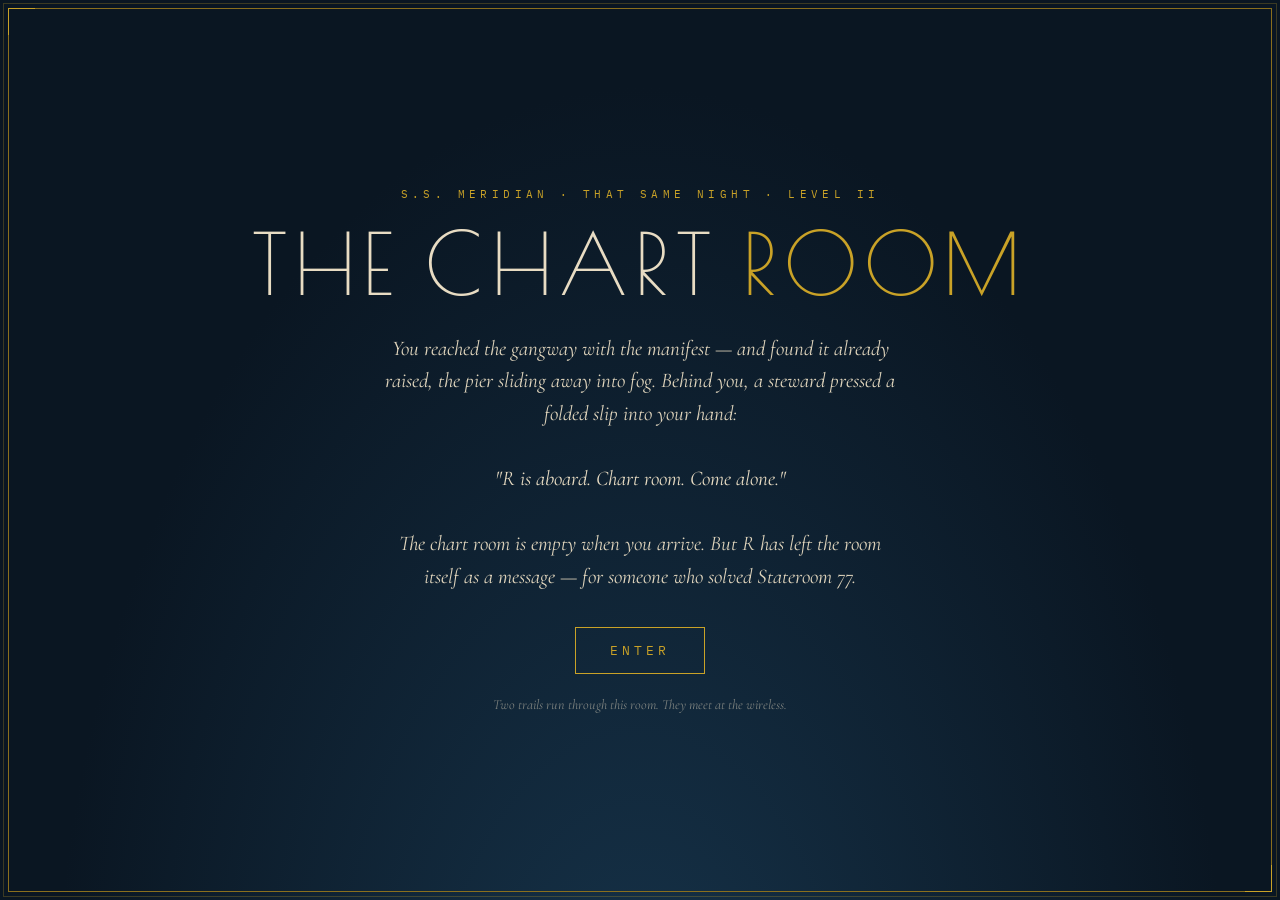
<file: games/level-2-chart-room.html>
<!DOCTYPE html>
<html lang="en">
<head>
<meta charset="UTF-8">
<meta name="viewport" content="width=device-width, initial-scale=1.0">
<!-- PWA + share preview · Northbound House -->
<meta name="theme-color" content="#070c13">
<link rel="icon" href="/favicon.svg" type="image/svg+xml">
<link rel="icon" href="/icons/favicon-32.png" sizes="32x32" type="image/png">
<link rel="apple-touch-icon" href="/icons/apple-touch-icon.png">
<link rel="manifest" href="/manifest.webmanifest">
<meta name="apple-mobile-web-app-capable" content="yes">
<meta name="mobile-web-app-capable" content="yes">
<meta name="apple-mobile-web-app-status-bar-style" content="black-translucent">
<meta name="apple-mobile-web-app-title" content="The Key Room">
<meta property="og:type" content="website">
<meta property="og:site_name" content="The Key Room">
<meta property="og:title" content="The Key Room — escape adventures by Northbound House">
<meta property="og:description" content="Browser escape rooms, played in order and earned in order. Solve one to earn the key to the next.">
<meta property="og:image" content="https://keyroom.northboundhouse.com/icons/og-card.png">
<meta property="og:image:width" content="1200">
<meta property="og:image:height" content="1200">
<meta property="og:url" content="https://keyroom.northboundhouse.com/">
<meta name="twitter:card" content="summary_large_image">
<meta name="twitter:title" content="The Key Room">
<meta name="twitter:description" content="Browser escape rooms by Northbound House. Solve one to earn the key to the next.">
<meta name="twitter:image" content="https://keyroom.northboundhouse.com/icons/og-card.png">
<script src="/assets/pwa.js" defer></script>

<title>The Chart Room — Stateroom 77, Level II</title>
<link rel="preconnect" href="https://fonts.googleapis.com">
<link href="https://fonts.googleapis.com/css2?family=Poiret+One&family=Cormorant+Garamond:ital,wght@0,400;0,500;0,600;1,400&family=IBM+Plex+Mono:wght@400;500&display=swap" rel="stylesheet">
<link rel="stylesheet" href="../assets/theme.css">
<link rel="stylesheet" href="../assets/palette-meridian.css">
<style>
#intro{background:radial-gradient(ellipse at 50% 120%, #16334a 0%, var(--night) 65%)}
.morse-line{
  font-family:'IBM Plex Mono',monospace;font-size:18px;letter-spacing:.12em;
  color:var(--brass);background:rgba(10,22,34,.9);border:1px solid var(--brass-dim);
  padding:14px 12px;margin:12px 0;line-height:2;word-break:break-all;
}
.morse-lamp{
  width:26px;height:26px;border-radius:50%;background:#3a3110;margin:0 auto 10px;
  border:2px solid var(--brass-dim);transition:background .05s, box-shadow .05s;
}
.morse-lamp.lit{background:#ffe27a;box-shadow:0 0 18px 4px rgba(255,226,122,.7)}
.tx-display{
  font-family:'IBM Plex Mono',monospace;font-size:22px;min-height:34px;
  color:var(--brass);letter-spacing:.15em;margin:10px 0;word-break:break-all;
}
.tx-pad{display:flex;gap:10px;justify-content:center;flex-wrap:wrap;margin:8px 0 4px}
.tx-btn{
  min-width:58px;height:48px;background:rgba(10,22,34,.9);border:1px solid var(--brass-dim);
  color:var(--parchment);font-family:'IBM Plex Mono',monospace;font-size:20px;
  transition:border-color .15s;
}
.tx-btn:hover{border-color:var(--brass)}
.morse-ref{
  font-family:'IBM Plex Mono',monospace;font-size:12px;color:#b9ad92;
  column-count:4;column-gap:14px;text-align:left;margin:12px auto 0;max-width:360px;
  line-height:1.9;
}
@media (max-width:480px){
  .morse-ref{column-count:3}
}
.flag-grid{display:grid;grid-template-columns:repeat(4,1fr);gap:14px;margin:14px 0;justify-items:center}
.flag-cell{display:flex;flex-direction:column;align-items:center;gap:5px}
.flag-cell svg{width:56px;height:40px;border:1px solid rgba(0,0,0,.35);box-shadow:0 2px 6px rgba(0,0,0,.4)}
.flag-cell .fl{font-family:'IBM Plex Mono',monospace;font-size:13px;color:var(--ink);font-weight:500}
.flag-row{display:flex;gap:14px;justify-content:center;margin:12px 0;flex-wrap:wrap}
.flag-row svg{width:56px;height:40px;border:1px solid rgba(0,0,0,.35);box-shadow:0 2px 6px rgba(0,0,0,.4)}
.flag-num{font-family:'IBM Plex Mono',monospace;font-size:11px;color:var(--ink);text-align:center;margin-top:4px}
#victory{background:radial-gradient(ellipse at 50% -20%, #1b3a54 0%, var(--night) 70%)}
@media (max-width:600px){
  .flag-grid{grid-template-columns:repeat(4,1fr);gap:8px}
  .flag-cell svg,.flag-row svg{width:46px;height:33px}
}
@media (prefers-reduced-motion: reduce){
  .morse-lamp.lit{box-shadow:none}
}
</style>
</head>
<body class="chapter">

<div class="deco-frame" aria-hidden="true"></div>

<!-- INTRO -->
<div class="screen active" id="intro">
  <div class="eyebrow">S.S. Meridian · That same night · Level II</div>
  <h1>THE CHART <span class="num">ROOM</span></h1>
  <p class="intro-story">You reached the gangway with the manifest — and found it already raised, the pier sliding away into fog. Behind you, a steward pressed a folded slip into your hand:<br><br><em>"R is aboard. Chart room. Come alone."</em><br><br>The chart room is empty when you arrive. But R has left the room itself as a message — for someone who solved Stateroom 77.</p>
  <button class="btn" id="start-btn">Enter</button>
  <p style="margin-top:22px;font-size:14px;opacity:.5;font-style:italic">Two trails run through this room. They meet at the wireless.</p>
</div>

<!-- HUD -->
<div id="hud">
  <div id="timer">25:00</div>
  <div class="title-sm">THE CHART ROOM</div>
  <div class="hud-right">
    <button class="icon-btn" id="sound-btn" title="Toggle sound" aria-label="Toggle sound">♪</button>
  </div>
</div>

<!-- ROOM -->
<div id="room-wrap">
  <div id="room">
  <svg viewBox="0 0 800 500" role="img" aria-label="The ship's chart room at night">
    <defs>
      <radialGradient id="wallgrad" cx="50%" cy="35%" r="80%">
        <stop offset="0%" stop-color="#1d3852"/>
        <stop offset="100%" stop-color="#0d1c2b"/>
      </radialGradient>
      <radialGradient id="portglow" cx="50%" cy="50%" r="55%">
        <stop offset="0%" stop-color="#0e2438"/>
        <stop offset="100%" stop-color="#050d16"/>
      </radialGradient>
    </defs>
    <rect x="0" y="0" width="800" height="380" fill="url(#wallgrad)"/>
    <rect x="0" y="380" width="800" height="120" fill="#241a10"/>
    <g opacity=".35" stroke="#3a2b18" stroke-width="2">
      <line x1="0" y1="405" x2="800" y2="405"/><line x1="0" y1="435" x2="800" y2="435"/><line x1="0" y1="470" x2="800" y2="470"/>
    </g>
    <rect x="0" y="330" width="800" height="50" fill="#2c3f52" opacity=".6"/>
    <line x1="0" y1="330" x2="800" y2="330" stroke="#C9A227" stroke-width="1.5" opacity=".5"/>

    <!-- FLAG LOCKER (left wall) -->
    <g id="hs-locker" class="hotspot" tabindex="0" role="button" aria-label="Signal flag locker">
      <rect x="40" y="110" width="130" height="200" fill="#3d2a16" stroke="#C9A227" stroke-width="2"/>
      <line x1="105" y1="110" x2="105" y2="310" stroke="#8a6f1d" stroke-width="1.5"/>
      <g>
        <rect x="52" y="128" width="40" height="26" fill="#c23b3b"/>
        <rect x="52" y="166" width="40" height="26" fill="#e8dcc3"/>
        <rect x="52" y="166" width="40" height="13" fill="#2b5fa3"/>
        <rect x="52" y="204" width="40" height="26" fill="#e3b93a"/>
        <rect x="118" y="128" width="40" height="26" fill="#2b5fa3"/>
        <rect x="118" y="166" width="40" height="26" fill="#c23b3b"/>
        <rect x="118" y="166" width="40" height="13" fill="#e3b93a"/>
        <rect x="118" y="204" width="40" height="26" fill="#e8dcc3"/>
      </g>
      <text x="105" y="290" text-anchor="middle" font-family="monospace" font-size="10" fill="#C9A227" opacity=".8">SIGNALS</text>
    </g>

    <!-- CABINET (letter lock, under locker) -->
    <g id="hs-cabinet" class="hotspot" tabindex="0" role="button" aria-label="Cabinet with a four-letter lock">
      <rect x="40" y="322" width="130" height="64" fill="#3d2a16" stroke="#8a6f1d" stroke-width="1.5"/>
      <rect x="72" y="342" width="66" height="22" fill="#20242a" stroke="#C9A227" stroke-width="1.5"/>
      <text x="105" y="358" text-anchor="middle" font-family="monospace" font-size="12" fill="#C9A227">✳ ✳ ✳ ✳</text>
    </g>

    <!-- CHART TABLE (center) -->
    <g id="hs-table" class="hotspot" tabindex="0" role="button" aria-label="Chart table with the captain's route chart">
      <rect x="250" y="286" width="300" height="16" fill="#4a341c"/>
      <rect x="262" y="302" width="276" height="84" fill="#3d2a16"/>
      <rect x="268" y="270" width="264" height="20" fill="#E8DCC3" transform="rotate(-1 400 280)"/>
      <path d="M280 278 q40 -8 80 0 t80 0 t80 0" stroke="#6E2B2B" stroke-width="1.5" fill="none" transform="rotate(-1 400 280)"/>
      <circle cx="320" cy="276" r="2.5" fill="#1a1408"/><circle cx="410" cy="274" r="2.5" fill="#1a1408"/><circle cx="490" cy="276" r="2.5" fill="#1a1408"/>
    </g>

    <!-- TABLE DRAWER -->
    <g id="hs-drawer" class="hotspot" tabindex="0" role="button" aria-label="Chart table drawer">
      <rect x="300" y="312" width="200" height="30" fill="#4a341c" stroke="#8a6f1d" stroke-width="1.5"/>
      <circle cx="400" cy="327" r="4" fill="#C9A227"/>
    </g>

    <!-- CAPTAIN'S LOG (on table, right side) -->
    <g id="hs-log" class="hotspot" tabindex="0" role="button" aria-label="Captain's log, lying open">
      <rect x="470" y="258" width="70" height="34" fill="#6E2B2B" transform="rotate(4 505 275)"/>
      <rect x="476" y="262" width="58" height="26" fill="#E8DCC3" transform="rotate(4 505 275)"/>
      <line x1="482" y1="270" x2="524" y2="273" stroke="#1a1408" stroke-width="1" opacity=".5"/>
      <line x1="482" y1="276" x2="524" y2="279" stroke="#1a1408" stroke-width="1" opacity=".5"/>
    </g>

    <!-- WIRELESS SET (right) -->
    <g id="hs-wireless" class="hotspot" tabindex="0" role="button" aria-label="Wireless telegraph set">
      <rect x="616" y="216" width="150" height="120" fill="#2a2018" stroke="#C9A227" stroke-width="2"/>
      <circle cx="656" cy="256" r="18" fill="#20242a" stroke="#C9A227" stroke-width="1.5"/>
      <line x1="656" y1="244" x2="656" y2="256" stroke="#C9A227" stroke-width="2"/>
      <circle id="rx-lamp" cx="726" cy="246" r="9" fill="#3a3110" stroke="#8a6f1d" stroke-width="1.5"/>
      <rect x="636" y="292" width="60" height="10" fill="#8a6f1d"/>
      <circle cx="716" cy="297" r="10" fill="#C9A227"/>
      <rect x="666" y="196" width="4" height="20" fill="#8a6f1d"/>
      <rect x="646" y="186" width="44" height="10" fill="none" stroke="#8a6f1d" stroke-width="2"/>
      <rect x="616" y="336" width="150" height="50" fill="#3d2a16"/>
    </g>

    <!-- STRONGBOX (shelf, upper right of table) -->
    <g id="hs-strongbox" class="hotspot" tabindex="0" role="button" aria-label="Chronometer strongbox with a three-number dial">
      <rect x="250" y="150" width="110" height="14" fill="#4a341c"/>
      <rect x="266" y="98" width="78" height="52" fill="#20242a" stroke="#C9A227" stroke-width="2"/>
      <circle cx="305" cy="124" r="14" fill="#31363e" stroke="#C9A227" stroke-width="1.5"/>
      <circle cx="305" cy="124" r="3" fill="#C9A227"/>
    </g>

    <!-- PORTHOLE (fog, no stars — a quiet callback) -->
    <g id="hs-porthole" class="hotspot" tabindex="0" role="button" aria-label="Porthole">
      <circle cx="480" cy="140" r="44" fill="#C9A227"/>
      <circle cx="480" cy="140" r="36" fill="url(#portglow)"/>
      <ellipse cx="470" cy="132" rx="20" ry="7" fill="#25384a" opacity=".7"/>
      <ellipse cx="492" cy="150" rx="16" ry="6" fill="#25384a" opacity=".5"/>
      <g stroke="#C9A227" stroke-width="1"><circle cx="480" cy="100" r="2.5"/><circle cx="480" cy="180" r="2.5"/><circle cx="440" cy="140" r="2.5"/><circle cx="520" cy="140" r="2.5"/></g>
    </g>

    <!-- SPEAKING TUBE -->
    <g opacity=".85">
      <circle cx="205" cy="180" r="12" fill="#C9A227"/>
      <circle cx="205" cy="180" r="7" fill="#0d1c2b"/>
      <rect x="201" y="192" width="8" height="30" fill="#8a6f1d"/>
    </g>
  </svg>
  </div>
</div>

<!-- INVENTORY -->
<div id="inventory"></div>

<!-- MODAL -->
<div id="modal-veil">
  <div id="modal" role="dialog" aria-modal="true">
    <h2 id="m-title"></h2>
    <div class="body" id="m-body"></div>
    <div id="m-extra"></div>
    <div class="feedback" id="m-feedback"></div>
    <div class="modal-actions" id="m-actions"></div>
    <div id="m-hintzone"></div>
  </div>
</div>

<!-- VICTORY -->
<div class="screen" id="victory">
  <div class="eyebrow">Somewhere off the coast, a lantern answers</div>
  <h1>THE LANTERN <span class="num">REPLIES</span></h1>
  <p class="intro-story">Two flashes from the dark shoreline. Then four. Then one. The stations are lit — the way is clear.<br><br>Behind you, the chart room door opens at last. R steps in: the captain herself, Rhea Moran. <em>"The postcard, the suitcase, the safe — I had to know you could carry it. Forty-one families are sailing under names not their own tonight. Because of you, they'll wake up free."</em><br><br>The manifest was never cargo. It was a promise.</p>
  <div class="stats">
    <div class="stat"><div class="v" id="stat-time">—</div><div class="l">Time</div></div>
    <div class="stat"><div class="v" id="stat-hints">0</div><div class="l">Hints</div></div>
    <div class="stat"><div class="v" id="stat-rank">—</div><div class="l">Rating</div></div>
  </div>
  <div class="next-note">
    <div class="nn-label">Remember this word — you'll need it to unseal Chapter III</div>
    <div class="nn-code">HOME</div>
    <div class="nn-hint">Return to the home screen and enter it to open <em>Chapter III — The Lantern</em>.</div>
  </div>
  <div class="victory-actions">
    <a class="btn" href="../index.html">Continue to Chapter III →</a>
    <button class="btn ghost" onclick="location.reload()">Play Again</button>
  </div>
</div>

<script src="../assets/engine.js"></script>
<script>
/* modal-close hook: the engine calls this whenever a modal closes */
function onModalClose(){ stopMorsePlayback(); }

/* ================= STATE ================= */
const S = {
  t:25*60, timerId:null, overtime:false, hintsUsed:0,
  inv:{},
  flags:{
    drawer:false,        // morse card + magnifier taken
    decoded:false,       // wireless message decoded
    sawChart:false,      // read chart (with magnifier)
    strongbox:false,     // 241 opened → letter opener + R's letter
    manifestOpen:false,  // seal broken → word revealed
    sawLocker:false,
    cabinet:false,       // DAWN opened → transmit key
    powered:false,       // key inserted into wireless
  },
  hintLevel:{}, soundOn:false, audioCtx:null, noiseGain:null,
};

/* ================= TIMER ================= */

function tick(){
  S.t--;
  const el=document.getElementById('timer');
  el.textContent=fmt(S.t);
  if(S.t<0){el.classList.add('late'); if(!S.overtime){S.overtime=true;}}
  else if(S.t<=120){el.classList.add('late');}
}

/* ================= SOUND ================= */

/* ================= INVENTORY ================= */

function inspectItem(k){
  if(k==='manifest'){
    if(!S.flags.manifestOpen){
      if(S.inv.opener){
        S.flags.manifestOpen=true;
        openModal({
          title:'The Manifest, Opened',
          body:'The letter opener slides under the wax — the crest on its handle matches the seal exactly. Inside: <em>names</em>. Dozens of them. Families. Children\'s ages noted in a careful hand. And a final line:',
          extra:'<div class="paper">"When the way is clear, tell the stations with one word — the one every name on this list is sailing toward:<br><br><span class="mono" style="font-size:18px;letter-spacing:.3em">H O M E</span><br><br>Send it as the wireless speaks. — R"</div>',
          actions:[closeBtn('Fold it carefully')]
        });
      } else {
        openModal({
          title:'The Manifest',
          body:'Still sealed with dark red wax, pressed with a crest: <em>a lantern over crossed flags</em>. Breaking it by hand feels wrong — the seal is meant to be opened cleanly, by something made for it.',
          actions:[closeBtn()]
        });
      }
    } else {
      openModal({
        title:'The Manifest',
        body:'Forty-one families, sailing under names not their own. The word to send: <em>HOME</em>.',
        actions:[closeBtn()]
      });
    }
    return;
  }
  if(k==='magnifier') openModal({title:'Magnifying Glass',body:'Brass-rimmed, well used. The kind a navigator keeps for the fine print on a chart.',actions:[closeBtn()]});
  if(k==='morsecard') showMorseCard();
  if(k==='opener') openModal({title:'Letter Opener',body:'Silver, engraved with <em>a lantern over crossed flags</em> — the same crest as the manifest\'s wax seal. That can\'t be a coincidence.',actions:[closeBtn()]});
  if(k==='txkey') openModal({title:'Transmit Key',body:'A small crank-key stamped <span class="paper straight" style="display:inline-block;padding:2px 8px;margin:0"><span class="mono">TX</span></span> It powers the wireless\'s sending circuit. Receiving is free; <em>speaking</em> costs a key.',actions:[closeBtn()]});
}

/* ================= MODAL ================= */

/* ================= HINTS ================= */
const HINTS={
  wireless:[
    'The steward, through the tube: <em>"The set receives on its own. Sending is another matter — sending needs power, and power needs a key."</em>',
    '<em>"That repeating message isn\'t noise. There\'s a card for reading it — navigators keep such things in the chart table drawer."</em>',
    '<em>"Match the dots and dashes to the card, letter by letter. The last word of the message is the one that matters."</em>'
  ],
  chart:[
    '<em>"The captain\'s chart holds more than the route. Look at what the waypoints are named."</em>',
    '<em>"Those names should stop you cold — you\'ve seen them before, through a porthole. They were never constellations."</em>',
    '<em>"Each station lists its flash count. First light, second, third: 2, 4, 1."</em>'
  ],
  strongbox:[
    '<em>"A chronometer box guards its treasure with a sequence, not a secret."</em>',
    '<em>"The chart names three signal stations in order, each with a flash count."</em>',
    '<em>"First light 2, second light 4, third light 1. Try 2-4-1."</em>'
  ],
  flags:[
    '<em>"Every flag in that locker speaks a letter. The chart pinned inside tells you which."</em>',
    '<em>"The captain\'s log records the last hoist — four flags, in order. Match each drawing to the locker\'s chart."</em>',
    '<em>"Yellow-blue-yellow bands, swallowtail, square-in-square, checkerboard: D, A, W, N."</em>'
  ],
  cabinet:[
    '<em>"Four letters. The captain logged her last order in flags — have you compared the log to the locker?"</em>',
    '<em>"The hoist in the log spells a time of day. The time everything is planned for."</em>',
    '<em>"The flags spell DAWN."</em>'
  ],
  transmit:[
    '<em>"You\'ve learned to listen. Now the set wants you to speak the same language back."</em>',
    '<em>"The word is on the last line of the manifest. Spell it with the card: letter by letter, dots and dashes, with a break between letters."</em>',
    '<em>"HOME: four dots · dash-dash-dash · dash-dash · one dot. (.... / --- / -- / .)"</em>'
  ]
};

/* ================= INPUT HELPERS ================= */

/* ================= FLAGS (SVG builders) ================= */
function flagSVG(letter){
  const f={
    A:'<rect width="60" height="40" fill="#fff"/><rect width="30" height="40" fill="#fff"/><rect x="0" width="30" height="40" fill="#ffffff"/><path d="M0 0 h60 l-14 20 14 20 h-60 z" fill="#2b5fa3"/><path d="M0 0 h30 v40 h-30 z" fill="#fff"/>',
    D:'<rect width="60" height="40" fill="#e3b93a"/><rect y="13" width="60" height="14" fill="#2b5fa3"/>',
    W:'<rect width="60" height="40" fill="#2b5fa3"/><rect x="10" y="7" width="40" height="26" fill="#fff"/><rect x="20" y="14" width="20" height="12" fill="#c23b3b"/>',
    N:(()=>{let s='';for(let r=0;r<4;r++)for(let c=0;c<4;c++){s+=`<rect x="${c*15}" y="${r*10}" width="15" height="10" fill="${(r+c)%2?'#fff':'#2b5fa3'}"/>`;}return s;})(),
    K:'<rect width="30" height="40" fill="#e3b93a"/><rect x="30" width="30" height="40" fill="#2b5fa3"/>',
    E:'<rect width="60" height="20" fill="#2b5fa3"/><rect y="20" width="60" height="20" fill="#c23b3b"/>',
    R:'<rect width="60" height="40" fill="#c23b3b"/><rect x="26" width="8" height="40" fill="#e3b93a"/><rect y="16" width="60" height="8" fill="#e3b93a"/>',
    S:'<rect width="60" height="40" fill="#fff"/><rect x="15" y="10" width="30" height="20" fill="#2b5fa3"/>',
  }[letter];
  return `<svg viewBox="0 0 60 40" role="img" aria-label="Signal flag">${f}</svg>`;
}
const LOCKER_ORDER=['A','E','D','K','N','R','S','W'];

/* ================= MORSE ================= */
const MORSE={A:'.-',B:'-...',C:'-.-.',D:'-..',E:'.',F:'..-.',G:'--.',H:'....',I:'..',J:'.---',K:'-.-',L:'.-..',M:'--',N:'-.',O:'---',P:'.--.',Q:'--.-',R:'.-.',S:'...',T:'-',U:'..-',V:'...-',W:'.--',X:'-..-',Y:'-.--',Z:'--..'};
const RX_MESSAGE='STARS WERE LANTERNS';
function toMorse(word){return word.split(' ').map(w=>w.split('').map(c=>MORSE[c]).join(' ')).join(' / ');}
function morseRefHTML(){
  let h='<div class="morse-ref">';
  for(const [k,v] of Object.entries(MORSE))h+=`<div>${k}&nbsp;&nbsp;${v}</div>`;
  h+='</div>';
  return h;
}
function showMorseCard(){
  openModal({
    title:'Wireless Operator\'s Card',
    body:'A pocket reference, printed by the Marconi company. Every letter, in dots and dashes:',
    extra:morseRefHTML(),
    actions:[closeBtn()]
  });
}

/* Morse playback (lamp blink) */
let morseTimer=null;
function stopMorsePlayback(){
  if(morseTimer){clearTimeout(morseTimer);morseTimer=null;}
  const lampM=document.getElementById('modal-lamp');
  if(lampM)lampM.classList.remove('lit');
  document.getElementById('rx-lamp').setAttribute('fill','#3a3110');
}
function playMorse(pattern){
  stopMorsePlayback();
  const UNIT=110;
  const seq=[];
  for(const ch of pattern){
    if(ch==='.'){seq.push([true,UNIT]);seq.push([false,UNIT]);}
    else if(ch==='-'){seq.push([true,UNIT*3]);seq.push([false,UNIT]);}
    else if(ch===' '){seq.push([false,UNIT*2]);}
    else if(ch==='/'){seq.push([false,UNIT*4]);}
  }
  let i=0;
  function step(){
    if(i>=seq.length){stopMorsePlayback();return;}
    const [on,dur]=seq[i++];
    const lampM=document.getElementById('modal-lamp');
    if(lampM)lampM.classList.toggle('lit',on);
    if(on)beep(dur);
    morseTimer=setTimeout(step,dur);
  }
  step();
}

/* ================= HOTSPOTS ================= */

/* --- Drawer: morse card + magnifier --- */
bindHotspot('hs-drawer',()=>{
  if(!S.flags.drawer){
    S.flags.drawer=true;
    addItem('morsecard','⣿','Morse card');
    addItem('magnifier','🔍','Magnifier');
    openModal({
      title:'The Chart Table Drawer',
      body:'Unlocked — R wanted this found. Inside: a <em>wireless operator\'s card</em> (the Morse alphabet, printed small) and a <em>brass magnifying glass</em>.',
      actions:[closeBtn('Take both')]
    });
  } else {
    openModal({title:'The Drawer',body:'Pencil shavings and a broken protractor. Nothing else.',actions:[closeBtn()]});
  }
});

/* --- Wireless: receive (decode) + transmit (finale) --- */
bindHotspot('hs-wireless',()=>{
  if(S.flags.powered && S.flags.manifestOpen){
    showTransmit();
  } else if(!S.flags.decoded){
    showReceive();
  } else {
    // decoded but not ready to transmit
    let msg='The set repeats its message patiently: <em>"…stars were lanterns."</em> ';
    if(!S.inv.txkey) msg+='The transmit circuit is dead — a small keyhole marked <span style="font-family:monospace">TX</span> sits empty beside the sending key.';
    else if(!S.flags.powered) msg+='You have the crank-key. One turn and the sending circuit hums to life.';
    else msg+='The set is powered and waiting. But you don\'t yet know <em>what</em> to send — or to whom.';
    const actions=[closeBtn()];
    if(S.inv.txkey&&!S.flags.powered){
      const b=document.createElement('button');b.className='btn small';b.textContent='Insert TX key';
      b.addEventListener('click',()=>{
        S.flags.powered=true;removeItem('txkey');
        feedback('The circuit warms with a low hum. The set can speak now.',true);
        setTimeout(()=>{closeModal();if(S.flags.manifestOpen)bindOpenWireless();},900);
      });
      actions.unshift(b);
    }
    openModal({title:'The Wireless',body:msg,actions,puzzleId:'wireless'});
  }
});
function bindOpenWireless(){
  openModal({
    title:'The Wireless',
    body:'Powered, warmed, and waiting. You know the word.',
    actions:[(()=>{const b=document.createElement('button');b.className='btn small';b.textContent='Open the sending key';b.addEventListener('click',showTransmit);return b;})(),closeBtn()]
  });
}
function showReceive(){
  const morse=toMorse(RX_MESSAGE);
  const hasCard=!!S.inv.morsecard;
  let extra=`<div class="morse-lamp" id="modal-lamp" aria-hidden="true"></div>
  <div class="morse-line">${morse}</div>`;
  if(hasCard)extra+=morseRefHTML();
  const body=hasCard
    ?'The receive lamp blinks the same message, over and over. With the operator\'s card, you can read it. The signature is three letters — <em>ignore it. What is the last word?</em>'
    :'The receive lamp blinks a pattern — deliberate, repeating. Dots and dashes. Without something to translate, it\'s just weather on the wire.';
  const actions=[];
  const replay=document.createElement('button');replay.className='btn small';replay.textContent='Watch it again';
  replay.addEventListener('click',()=>playMorse(morse));
  actions.push(replay);
  if(hasCard){
    const input=document.createElement('input');
    input.className='word-input';input.maxLength=12;input.placeholder='LAST WORD';
    input.addEventListener('input',()=>{input.value=input.value.replace(/[^a-zA-Z]/g,'').toUpperCase();});
    const submit=document.createElement('button');submit.className='btn small';submit.textContent='I have it';
    submit.addEventListener('click',()=>{
      if(input.value==='LANTERNS'){
        S.flags.decoded=true;
        feedback('The full message resolves: "STARS WERE LANTERNS."',true);
        setTimeout(()=>openModal({
          title:'Stars… Were Lanterns',
          body:'The words land slowly, then all at once.<br><br>The Lantern. The Twins. The Spindrift. The "constellations" from the stateroom\'s star chart — <em>they were never stars.</em> They\'re signal stations on the coast, waiting for a light. R has been teaching you the route since the moment you woke up.<br><br>If they\'re on the coast, they\'re on the <em>chart</em>.',
          actions:[closeBtn('To the chart table')]
        }),1000);
      } else feedback('That doesn\'t match the pattern. Check it letter by letter.',false);
    });
    actions.push(submit);
    openModal({title:'The Wireless — Receiving',body,extra,actions:[...actions,closeBtn()],puzzleId:'wireless',
      onOpen:()=>{document.getElementById('m-extra').insertBefore(input,document.getElementById('m-extra').children[2]);playMorse(morse);}});
  } else {
    openModal({title:'The Wireless — Receiving',body,extra,actions:[...actions,closeBtn()],puzzleId:'wireless',
      onOpen:()=>playMorse(morse)});
  }
}
/* Transmit finale: encode HOME */
function showTransmit(){
  const target=['....','---','--','.']; // H O M E
  let entered=[''];
  const disp=document.createElement('div');disp.className='tx-display';
  function render(){disp.textContent=entered.join(' / ')||'…';}
  render();
  const pad=document.createElement('div');pad.className='tx-pad';
  const mk=(label,fn)=>{const b=document.createElement('button');b.className='tx-btn';b.textContent=label;b.addEventListener('click',fn);return b;};
  pad.appendChild(mk('·',()=>{entered[entered.length-1]+='.';beep(110);render();}));
  pad.appendChild(mk('—',()=>{entered[entered.length-1]+='-';beep(330);render();}));
  pad.appendChild(mk('␣',()=>{if(entered[entered.length-1])entered.push('');render();}));
  pad.appendChild(mk('⌫',()=>{
    if(entered[entered.length-1])entered[entered.length-1]=entered[entered.length-1].slice(0,-1);
    else if(entered.length>1)entered.pop();
    render();
  }));
  const send=document.createElement('button');send.className='btn small';send.textContent='Send';
  send.addEventListener('click',()=>{
    const clean=entered.filter(x=>x);
    if(clean.length===target.length&&clean.every((v,i)=>v===target[i])){
      win();
    } else feedback('The shore stays dark. Check each letter against the card — and mind the breaks.',false);
  });
  openModal({
    title:'The Wireless — Sending',
    body:'You\'ve spent this whole night <em>reading</em>. Now the set is asking you to write. Tap the word from the manifest — dot, dash, and a break (␣) between letters.',
    extra:morseRefHTML(),
    actions:[send,closeBtn()],
    puzzleId:'transmit',
    onOpen:()=>{
      const ex=document.getElementById('m-extra');
      ex.insertBefore(pad,ex.firstChild);
      ex.insertBefore(disp,ex.firstChild);
    }
  });
}

/* --- Chart table: the recontextualization --- */
bindHotspot('hs-table',()=>{
  if(!S.inv.magnifier){
    openModal({
      title:'The Chart Table',
      body:'The captain\'s route chart, pinned at the corners. The coastline is inked with tiny annotations — <em>maddeningly</em> tiny. You\'d need a glass to read them.',
      actions:[closeBtn()],
      puzzleId:'chart'
    });
    return;
  }
  S.flags.sawChart=true;
  const revealed=S.flags.decoded;
  openModal({
    title:'The Chart Table',
    body:revealed
      ?'Under the glass, the coastline comes alive. Three stations are marked along the route — and their names raise the hair on your arms:'
      :'Under the glass: three points marked along the coast, each with a name and a note. Odd names for landmarks.',
    extra:`<div class="paper straight"><span class="mono">FIRST LIGHT — "THE LANTERN" — answers with 2 flashes</span><br>
<span class="mono">SECOND LIGHT — "THE TWINS" — answers with 4 flashes</span><br>
<span class="mono">THIRD LIGHT — "THE SPINDRIFT" — answers with 1 flash</span><br><br>
<em>margin note, in pencil:</em> "The chronometer keeps the sequence safe."</div>`
      +(revealed?'':'<div style="font-style:italic;opacity:.75;margin-top:10px">The Lantern… the Twins… the Spindrift. Why do those names feel like something you saw through a porthole?</div>'),
    actions:[closeBtn()],
    puzzleId:'chart'
  });
});

/* --- Strongbox: 2-4-1 --- */
bindHotspot('hs-strongbox',()=>{
  if(S.flags.strongbox){
    openModal({title:'The Chronometer Box',body:'Open and empty, its velvet lining holding the shape of what you took.',actions:[closeBtn()]});
    return;
  }
  const row=codeRow(3);
  const submit=document.createElement('button');submit.className='btn small';submit.textContent='Turn the dial';
  submit.addEventListener('click',()=>{
    if(readCode(row)==='241'){
      S.flags.strongbox=true;
      addItem('opener','🗡','Letter opener');
      feedback('The lid lifts on oiled hinges.',true);
      setTimeout(()=>openModal({
        title:'Inside the Chronometer Box',
        body:'No chronometer. Instead, resting on velvet: a silver <em>letter opener</em> engraved with a lantern over crossed flags — and a note:',
        extra:'<div class="paper">"By now you know the stars were mine. Everything I sealed, this opens. What the manifest asks of you, the wireless can do. — R"</div>',
        actions:[closeBtn('Take the opener')]
      }),700);
    } else feedback('The dial catches, then refuses.',false);
  });
  openModal({
    title:'The Chronometer Box',
    body:'A brass-cornered strongbox with a three-number dial. A pencil note on the chart mentioned it keeps <em>the sequence</em> safe.',
    actions:[submit,closeBtn()],
    puzzleId:'strongbox',
    onOpen:()=>{document.getElementById('m-extra').appendChild(row);row.querySelector('input').focus();}
  });
});

/* --- Flag locker --- */
bindHotspot('hs-locker',()=>{
  S.flags.sawLocker=true;
  let grid='<div class="paper straight"><div style="font-style:normal;margin-bottom:6px"><span class="mono">SIGNAL FLAGS — LETTER CHART</span></div><div class="flag-grid">';
  LOCKER_ORDER.forEach(L=>{grid+=`<div class="flag-cell">${flagSVG(L)}<span class="fl">${L}</span></div>`;});
  grid+='</div></div>';
  openModal({
    title:'The Signal Flag Locker',
    body:'Eight flags, neatly rolled — and pinned inside the door, the fleet\'s letter chart. Every flag speaks a letter.',
    extra:grid,
    actions:[closeBtn()],
    puzzleId:'flags'
  });
});

/* --- Captain's log --- */
bindHotspot('hs-log',()=>{
  let row='<div class="paper straight"><div style="font-style:normal;margin-bottom:2px"><span class="mono">LOG — S.S. MERIDIAN — FINAL ENTRY</span></div><em>"Orders to the stations confirmed by hoist, four flags flown in this order:"</em><div class="flag-row">';
  ['D','A','W','N'].forEach((L,i)=>{row+=`<div>${flagSVG(L)}<div class="flag-num">${i+1}</div></div>`;});
  row+='</div><em>"May the weather hold. May the cabinet hold tighter."</em></div>';
  openModal({
    title:'The Captain\'s Log',
    body:'Open to its last entry, written in a steady hand you\'re starting to recognize:',
    extra:row,
    actions:[closeBtn()],
    puzzleId:'flags'
  });
});

/* --- Cabinet: DAWN --- */
bindHotspot('hs-cabinet',()=>{
  if(S.flags.cabinet){
    openModal({title:'The Cabinet',body:'Empty now. The TX key is yours.',actions:[closeBtn()]});
    return;
  }
  const row=codeRow(4,'alpha');
  const submit=document.createElement('button');submit.className='btn small';submit.textContent='Try the letters';
  submit.addEventListener('click',()=>{
    if(readCode(row)==='DAWN'){
      S.flags.cabinet=true;
      addItem('txkey','⚡','TX key');
      feedback('The tumblers agree. The cabinet opens.',true);
      setTimeout(()=>openModal({
        title:'Inside the Cabinet',
        body:'A single item on a single hook: a small crank-key stamped <em>TX</em>. The wireless can hear on its own — but with this, it can <em>speak</em>.',
        actions:[closeBtn('Take the key')]
      }),700);
    } else feedback('The letters spin freely. Not the word.',false);
  });
  openModal({
    title:'The Locked Cabinet',
    body:'A four-letter combination lock. The captain\'s log joked that it "holds tighter than the weather."',
    actions:[submit,closeBtn()],
    puzzleId:'cabinet',
    onOpen:()=>{document.getElementById('m-extra').appendChild(row);row.querySelector('input').focus();}
  });
});

/* --- Porthole (atmosphere + gentle callback) --- */
bindHotspot('hs-porthole',()=>{
  openModal({
    title:'The Porthole',
    body:'Fog tonight — thick as wool. Not a single star.<br><br><em>Strange,</em> you think. <em>Last night, from Stateroom 77, they were so clear you could count them.</em>'+(S.flags.decoded?'<br><br>Of course they were. Someone lit them for you.':''),
    actions:[closeBtn()]
  });
});

/* ================= WIN ================= */
function win(){
  closeModal();
  clearInterval(S.timerId);
  document.getElementById('hud').classList.remove('on');
  document.getElementById('room-wrap').classList.remove('on');
  document.getElementById('inventory').classList.remove('on');
  const used=25*60-S.t;
  document.getElementById('stat-time').textContent=fmt(used);
  document.getElementById('stat-hints').textContent=S.hintsUsed;
  let rank='Deckhand';
  if(used<=12*60&&S.hintsUsed===0)rank='Keeper of the Lanterns';
  else if(used<=17*60&&S.hintsUsed<=2)rank='Signal Officer';
  else if(used<=25*60)rank='Wireless Operator';
  document.getElementById('stat-rank').textContent=rank;
  document.getElementById('victory').classList.add('active');
}

/* ================= START ================= */
document.getElementById('start-btn').addEventListener('click',()=>{
  document.getElementById('intro').classList.remove('active');
  document.getElementById('hud').classList.add('on');
  document.getElementById('room-wrap').classList.add('on');
  document.getElementById('inventory').classList.add('on');
  addItem('manifest','📜','Manifest');
  S.timerId=setInterval(tick,1000);
});
renderInv();
</script>
<script src="../assets/easter-eggs.js"></script>
</body>
</html>
</file>
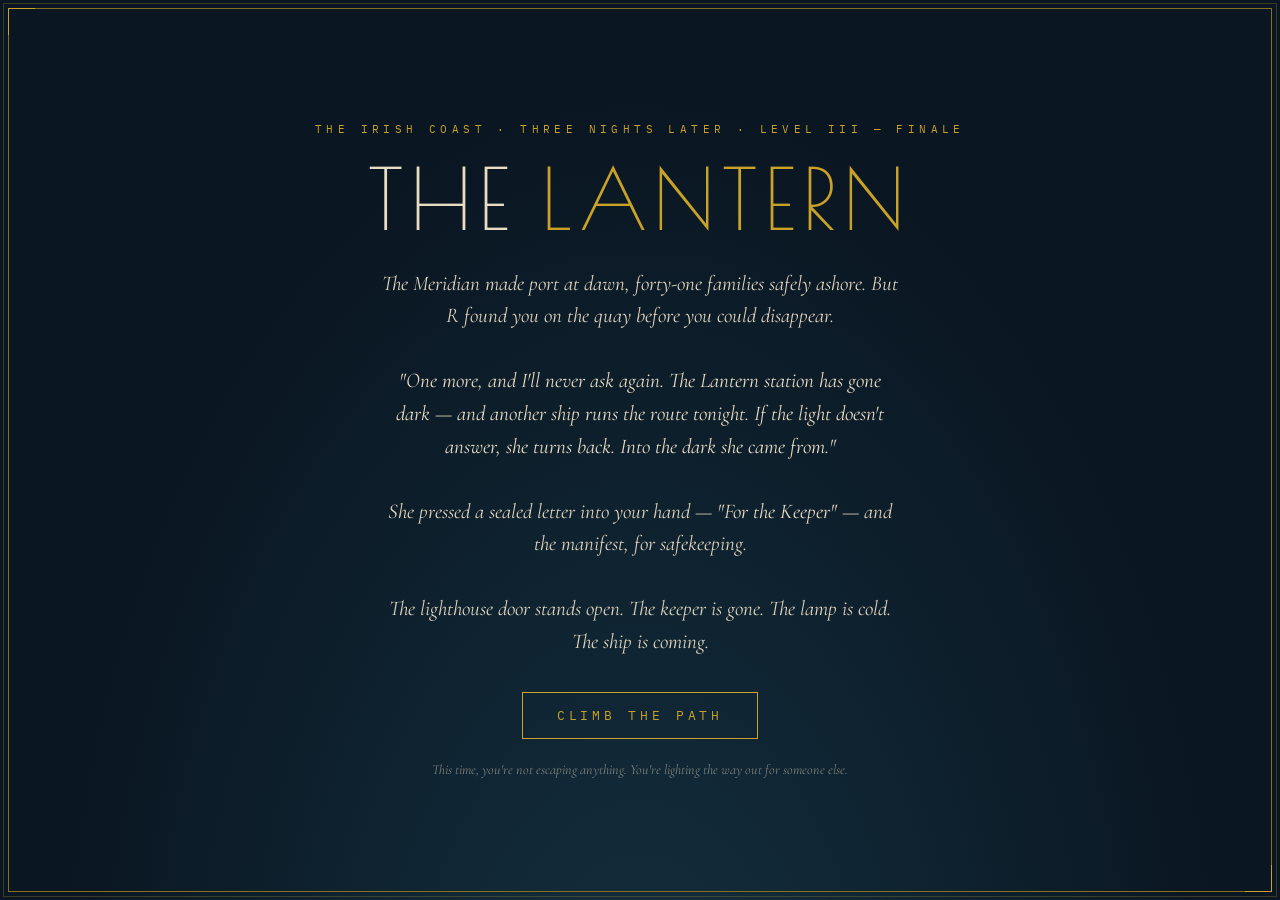
<file: games/level-3-the-lantern.html>
<!DOCTYPE html>
<html lang="en">
<head>
<meta charset="UTF-8">
<meta name="viewport" content="width=device-width, initial-scale=1.0">
<!-- PWA + share preview · Northbound House -->
<meta name="theme-color" content="#070c13">
<link rel="icon" href="/favicon.svg" type="image/svg+xml">
<link rel="icon" href="/icons/favicon-32.png" sizes="32x32" type="image/png">
<link rel="apple-touch-icon" href="/icons/apple-touch-icon.png">
<link rel="manifest" href="/manifest.webmanifest">
<meta name="apple-mobile-web-app-capable" content="yes">
<meta name="mobile-web-app-capable" content="yes">
<meta name="apple-mobile-web-app-status-bar-style" content="black-translucent">
<meta name="apple-mobile-web-app-title" content="The Key Room">
<meta property="og:type" content="website">
<meta property="og:site_name" content="The Key Room">
<meta property="og:title" content="The Key Room — escape adventures by Northbound House">
<meta property="og:description" content="Browser escape rooms, played in order and earned in order. Solve one to earn the key to the next.">
<meta property="og:image" content="https://keyroom.northboundhouse.com/icons/og-card.png">
<meta property="og:image:width" content="1200">
<meta property="og:image:height" content="1200">
<meta property="og:url" content="https://keyroom.northboundhouse.com/">
<meta name="twitter:card" content="summary_large_image">
<meta name="twitter:title" content="The Key Room">
<meta name="twitter:description" content="Browser escape rooms by Northbound House. Solve one to earn the key to the next.">
<meta name="twitter:image" content="https://keyroom.northboundhouse.com/icons/og-card.png">
<script src="/assets/pwa.js" defer></script>

<title>The Lantern — Stateroom 77, Level III</title>
<link rel="preconnect" href="https://fonts.googleapis.com">
<link href="https://fonts.googleapis.com/css2?family=Poiret+One&family=Cormorant+Garamond:ital,wght@0,400;0,500;0,600;1,400&family=IBM+Plex+Mono:wght@400;500&display=swap" rel="stylesheet">
<link rel="stylesheet" href="../assets/theme.css">
<link rel="stylesheet" href="../assets/palette-meridian.css">
<style>
#intro{background:radial-gradient(ellipse at 50% 120%, #14303f 0%, var(--night) 65%)}
.floor{display:none}
.floor.on{display:block}
#floornav{
  position:fixed;left:0;right:0;bottom:84px;z-index:31;display:none;
  justify-content:center;gap:8px;
}
#floornav.on{display:flex}
.fl-btn{
  background:rgba(18,36,54,.85);border:1px solid rgba(201,162,39,.4);color:var(--parchment);
  font-family:'IBM Plex Mono',monospace;font-size:10px;letter-spacing:.15em;
  text-transform:uppercase;padding:8px 14px;transition:all .2s;
}
.fl-btn.cur{background:var(--brass);color:var(--night);border-color:var(--brass)}
.fl-btn:disabled{opacity:.35;cursor:not-allowed}
.fl-btn:not(:disabled):not(.cur):hover{border-color:var(--brass)}
.checklist{
  text-align:left;max-width:300px;margin:12px auto;font-size:17px;line-height:2;
}
.checklist .ck{color:#8a7f66}
.checklist .ck.done{color:#8fbf8f}
.checklist .ck::before{content:"○ ";font-family:'IBM Plex Mono',monospace}
.checklist .ck.done::before{content:"● "}
.big-lamp{
  width:80px;height:80px;border-radius:50%;background:#3a3110;margin:6px auto 14px;
  border:3px solid var(--brass-dim);transition:background .08s, box-shadow .08s;
}
.big-lamp.lit{background:var(--lamp);box-shadow:0 0 40px 12px rgba(255,212,122,.65)}
.flash-count{
  font-family:'IBM Plex Mono',monospace;font-size:15px;color:var(--brass);
  letter-spacing:.2em;min-height:22px;margin-bottom:8px;
}
.ship-line{
  font-family:'IBM Plex Mono',monospace;font-size:14px;color:#a8c2c2;
  letter-spacing:.15em;margin:8px 0;min-height:20px;
}
#victory{background:radial-gradient(ellipse at 50% -30%, #2a4358 0%, var(--night) 70%)}
@media (max-width:600px){
  #floornav{bottom:92px}
}
</style>
</head>
<body class="chapter">

<div class="deco-frame" aria-hidden="true"></div>

<!-- INTRO -->
<div class="screen active" id="intro">
  <div class="eyebrow">The Irish coast · Three nights later · Level III — Finale</div>
  <h1>THE <span class="num">LANTERN</span></h1>
  <p class="intro-story">The Meridian made port at dawn, forty-one families safely ashore. But R found you on the quay before you could disappear.<br><br><em>"One more, and I'll never ask again. The Lantern station has gone dark — and another ship runs the route tonight. If the light doesn't answer, she turns back. Into the dark she came from."</em><br><br>She pressed a sealed letter into your hand — <em>"For the Keeper"</em> — and the manifest, for safekeeping.<br><br>The lighthouse door stands open. The keeper is gone. The lamp is cold. The ship is coming.</p>
  <button class="btn" id="start-btn">Climb the path</button>
  <p style="margin-top:22px;font-size:14px;opacity:.5;font-style:italic">This time, you're not escaping anything. You're lighting the way out for someone else.</p>
</div>

<!-- HUD -->
<div id="hud">
  <div id="timer">30:00</div>
  <div class="title-sm">THE LANTERN</div>
  <div class="hud-right">
    <button class="icon-btn" id="sound-btn" title="Toggle sound" aria-label="Toggle sound">♪</button>
  </div>
</div>

<!-- ROOM -->
<div id="room-wrap">
  <div id="room">
  <svg viewBox="0 0 800 500" role="img" aria-label="Inside the lighthouse">
    <defs>
      <radialGradient id="wallgrad" cx="50%" cy="35%" r="80%">
        <stop offset="0%" stop-color="#233242"/>
        <stop offset="100%" stop-color="#0e1a26"/>
      </radialGradient>
      <radialGradient id="windowfog" cx="50%" cy="50%" r="55%">
        <stop offset="0%" stop-color="#16303f"/>
        <stop offset="100%" stop-color="#060f17"/>
      </radialGradient>
      <radialGradient id="lampglow" cx="50%" cy="50%" r="50%">
        <stop offset="0%" stop-color="#ffd47a"/>
        <stop offset="100%" stop-color="#8a6f1d"/>
      </radialGradient>
    </defs>

    <!-- ================= FLOOR 1: KEEPER'S QUARTERS ================= -->
    <g id="floor-1" class="floor on">
      <rect x="0" y="0" width="800" height="380" fill="url(#wallgrad)"/>
      <rect x="0" y="380" width="800" height="120" fill="#2a2014"/>
      <g opacity=".3" stroke="#403017" stroke-width="2">
        <line x1="0" y1="410" x2="800" y2="410"/><line x1="0" y1="445" x2="800" y2="445"/>
      </g>
      <!-- curved wall hint -->
      <path d="M0 0 Q60 190 0 380" stroke="#31465c" stroke-width="3" fill="none" opacity=".5"/>
      <path d="M800 0 Q740 190 800 380" stroke="#31465c" stroke-width="3" fill="none" opacity=".5"/>

      <!-- HEARTH -->
      <g id="hs-hearth" class="hotspot" tabindex="0" role="button" aria-label="Hearth with warm ashes">
        <rect x="70" y="200" width="150" height="180" fill="#3b3b42"/>
        <rect x="90" y="240" width="110" height="140" fill="#14100c"/>
        <path d="M110 372 q10 -26 26 -10 q6 -20 20 -6 q12 -16 22 4 q10 -10 14 12" fill="#5a3214" opacity=".9"/>
        <rect x="60" y="190" width="170" height="14" fill="#4a341c"/>
        <rect x="228" y="300" width="8" height="80" fill="#6b6b73"/>
        <circle cx="232" cy="298" r="6" fill="#8a8a92"/>
      </g>

      <!-- MANTLE JAR -->
      <g id="hs-jar" class="hotspot" tabindex="0" role="button" aria-label="Jar on the mantle">
        <rect x="150" y="160" width="26" height="32" rx="4" fill="#5b7a86" opacity=".9"/>
        <rect x="154" y="152" width="18" height="10" fill="#4a341c"/>
      </g>

      <!-- CALENDAR -->
      <g id="hs-calendar" class="hotspot" tabindex="0" role="button" aria-label="Wall calendar">
        <rect x="300" y="110" width="86" height="104" fill="#E8DCC3"/>
        <rect x="300" y="110" width="86" height="24" fill="#6E2B2B"/>
        <text x="343" y="127" text-anchor="middle" font-family="monospace" font-size="12" fill="#E8DCC3">JULY</text>
        <g fill="#1a1408" font-family="monospace" font-size="9">
          <text x="312" y="152">14 15 16 17</text>
          <text x="312" y="172">18 19 20 21</text>
          <text x="312" y="192">22 23 24 25</text>
        </g>
        <circle cx="371" cy="169" r="9" fill="none" stroke="#6E2B2B" stroke-width="2"/>
      </g>

      <!-- TIDE TABLE -->
      <g id="hs-tide" class="hotspot" tabindex="0" role="button" aria-label="Tide table pinned to the wall">
        <rect x="420" y="118" width="120" height="90" fill="#E8DCC3" transform="rotate(1.5 480 163)"/>
        <g stroke="#1a1408" stroke-width="1" opacity=".55">
          <line x1="432" y1="140" x2="528" y2="142"/><line x1="432" y1="158" x2="528" y2="160"/>
          <line x1="432" y1="176" x2="528" y2="178"/><line x1="432" y1="194" x2="528" y2="196"/>
        </g>
      </g>

      <!-- DRESSER -->
      <g id="hs-dresser" class="hotspot" tabindex="0" role="button" aria-label="Keeper's dresser">
        <rect x="580" y="250" width="160" height="130" fill="#3d2a16"/>
        <rect x="592" y="262" width="136" height="30" fill="#4a341c" stroke="#8a6f1d" stroke-width="1.5"/>
        <rect x="592" y="300" width="136" height="30" fill="#4a341c" stroke="#8a6f1d" stroke-width="1.5"/>
        <rect x="592" y="338" width="136" height="30" fill="#4a341c" stroke="#8a6f1d" stroke-width="1.5"/>
        <circle cx="660" cy="277" r="4" fill="#C9A227"/><circle cx="660" cy="315" r="4" fill="#C9A227"/><circle cx="660" cy="353" r="4" fill="#C9A227"/>
        <rect x="600" y="216" width="52" height="34" fill="#C9A227"/>
        <rect x="605" y="221" width="42" height="24" fill="#2a3a48"/>
      </g>

      <!-- STAIR DOOR -->
      <g id="hs-stairdoor" class="hotspot" tabindex="0" role="button" aria-label="Iron door to the stairs">
        <rect x="360" y="240" width="110" height="140" fill="#31363e" stroke="#C9A227" stroke-width="2"/>
        <g stroke="#4a5058" stroke-width="3"><line x1="370" y1="250" x2="460" y2="250"/><line x1="370" y1="290" x2="460" y2="290"/><line x1="370" y1="330" x2="460" y2="330"/></g>
        <rect x="392" y="300" width="46" height="18" fill="#20242a" stroke="#C9A227" stroke-width="1.5"/>
        <text x="415" y="313" text-anchor="middle" font-family="monospace" font-size="10" fill="#C9A227">✳✳✳✳</text>
      </g>
    </g>

    <!-- ================= FLOOR 2: WATCH ROOM ================= -->
    <g id="floor-2" class="floor">
      <rect x="0" y="0" width="800" height="380" fill="url(#wallgrad)"/>
      <rect x="0" y="380" width="800" height="120" fill="#2a2014"/>
      <path d="M0 0 Q90 190 0 380" stroke="#31465c" stroke-width="3" fill="none" opacity=".5"/>
      <path d="M800 0 Q710 190 800 380" stroke="#31465c" stroke-width="3" fill="none" opacity=".5"/>

      <!-- WINDOW (sea, ship far off) -->
      <g id="hs-window" class="hotspot" tabindex="0" role="button" aria-label="Watch room window">
        <rect x="330" y="90" width="140" height="110" rx="60" fill="#C9A227"/>
        <rect x="338" y="98" width="124" height="94" rx="52" fill="url(#windowfog)"/>
        <line x1="338" y1="150" x2="462" y2="150" stroke="#0a1420" stroke-width="2" opacity=".7"/>
        <circle id="ship-dot" cx="430" cy="146" r="2.5" fill="#dfe6ea" opacity=".8"/>
      </g>

      <!-- LOGBOOK on standing desk -->
      <g id="hs-log" class="hotspot" tabindex="0" role="button" aria-label="Keeper's logbook">
        <rect x="96" y="270" width="150" height="12" fill="#4a341c"/>
        <rect x="106" y="282" width="130" height="98" fill="#3d2a16"/>
        <rect x="110" y="246" width="120" height="26" fill="#6E2B2B" transform="rotate(-2 170 259)"/>
        <rect x="116" y="250" width="108" height="18" fill="#E8DCC3" transform="rotate(-2 170 259)"/>
      </g>

      <!-- OIL CABINET -->
      <g id="hs-oilcab" class="hotspot" tabindex="0" role="button" aria-label="Oil store cabinet with a letter lock">
        <rect x="600" y="210" width="130" height="170" fill="#3d2a16" stroke="#C9A227" stroke-width="2"/>
        <text x="665" y="240" text-anchor="middle" font-family="monospace" font-size="11" fill="#C9A227" opacity=".85">OIL STORE</text>
        <rect x="632" y="280" width="66" height="20" fill="#20242a" stroke="#C9A227" stroke-width="1.5"/>
        <text x="665" y="295" text-anchor="middle" font-family="monospace" font-size="11" fill="#C9A227">✳ ✳ ✳ ✳</text>
      </g>

      <!-- CLOCKWORK / GOVERNOR -->
      <g id="hs-clockwork" class="hotspot" tabindex="0" role="button" aria-label="Clockwork mechanism and governor">
        <rect x="380" y="250" width="150" height="130" fill="#2a2018" stroke="#C9A227" stroke-width="2"/>
        <circle cx="425" cy="300" r="26" fill="none" stroke="#8a6f1d" stroke-width="4"/>
        <circle cx="470" cy="330" r="16" fill="none" stroke="#8a6f1d" stroke-width="4"/>
        <g stroke="#8a6f1d" stroke-width="2">
          <line x1="425" y1="274" x2="425" y2="266"/><line x1="425" y1="334" x2="425" y2="326"/>
          <line x1="399" y1="300" x2="391" y2="300"/><line x1="459" y1="300" x2="451" y2="300"/>
        </g>
        <rect x="486" y="262" width="34" height="22" fill="#20242a" stroke="#C9A227" stroke-width="1.5"/>
        <text x="503" y="278" text-anchor="middle" font-family="monospace" font-size="11" fill="#C9A227">--</text>
        <rect x="404" y="358" width="100" height="8" fill="#4a341c"/>
      </g>

      <!-- CHART SCRAP pinned -->
      <g id="hs-scrap" class="hotspot" tabindex="0" role="button" aria-label="Chart scrap pinned by the window">
        <rect x="520" y="110" width="90" height="66" fill="#E8DCC3" transform="rotate(-3 565 143)"/>
        <path d="M530 150 q20 -10 34 0 t34 0" stroke="#6E2B2B" stroke-width="1.5" fill="none" transform="rotate(-3 565 143)"/>
        <circle cx="546" cy="136" r="2" fill="#1a1408"/><circle cx="572" cy="132" r="2" fill="#1a1408"/><circle cx="596" cy="136" r="2" fill="#1a1408"/>
      </g>
    </g>

    <!-- ================= FLOOR 3: LAMP ROOM ================= -->
    <g id="floor-3" class="floor">
      <rect x="0" y="0" width="800" height="380" fill="#091420"/>
      <!-- glass panels all around -->
      <g stroke="#31465c" stroke-width="3" opacity=".8">
        <line x1="100" y1="0" x2="100" y2="380"/><line x1="240" y1="0" x2="240" y2="380"/>
        <line x1="560" y1="0" x2="560" y2="380"/><line x1="700" y1="0" x2="700" y2="380"/>
        <line x1="0" y1="70" x2="800" y2="70"/>
      </g>
      <rect x="0" y="0" width="800" height="380" fill="url(#windowfog)" opacity=".5"/>
      <!-- horizon + ship -->
      <line x1="0" y1="210" x2="800" y2="210" stroke="#0a1420" stroke-width="2" opacity=".8"/>
      <circle id="ship-dot-3" cx="640" cy="204" r="3" fill="#dfe6ea" opacity=".9"/>
      <rect x="0" y="380" width="800" height="120" fill="#2a2014"/>

      <!-- THE LAMP -->
      <g id="hs-lamp" class="hotspot" tabindex="0" role="button" aria-label="The great lamp">
        <rect x="356" y="330" width="88" height="60" fill="#4a341c"/>
        <rect x="346" y="322" width="108" height="12" fill="#C9A227"/>
        <path d="M366 322 L376 220 h48 L434 322 z" fill="#20303c" stroke="#C9A227" stroke-width="2" opacity=".95"/>
        <circle id="lamp-core" cx="400" cy="268" r="24" fill="#31363e" stroke="#8a6f1d" stroke-width="2"/>
        <g stroke="#C9A227" stroke-width="1.5" opacity=".7">
          <path d="M376 240 h48"/><path d="M372 262 h56"/><path d="M372 284 h56"/><path d="M376 306 h48"/>
        </g>
      </g>

      <!-- CURTAIN LEVER -->
      <g id="hs-lever" class="hotspot" tabindex="0" role="button" aria-label="Signal curtain lever">
        <rect x="560" y="290" width="14" height="90" fill="#4a5058"/>
        <rect x="540" y="282" width="54" height="14" fill="#31363e" stroke="#C9A227" stroke-width="1.5"/>
        <line x1="567" y1="290" x2="596" y2="240" stroke="#C9A227" stroke-width="6" stroke-linecap="round"/>
        <circle cx="598" cy="236" r="8" fill="#C9A227"/>
      </g>

      <!-- KEEPER'S NOTE nailed to rail -->
      <g id="hs-lastnote" class="hotspot" tabindex="0" role="button" aria-label="Note nailed to the rail">
        <rect x="200" y="300" width="70" height="52" fill="#E8DCC3" transform="rotate(-4 235 326)"/>
        <line x1="210" y1="316" x2="258" y2="320" stroke="#1a1408" stroke-width="1" opacity=".5"/>
        <line x1="210" y1="328" x2="258" y2="332" stroke="#1a1408" stroke-width="1" opacity=".5"/>
        <circle cx="235" cy="303" r="2.5" fill="#6b6b73"/>
      </g>
    </g>
  </svg>
  </div>
</div>

<!-- FLOOR NAV -->
<div id="floornav">
  <button class="fl-btn cur" id="fl1">Quarters</button>
  <button class="fl-btn" id="fl2" disabled>Watch room</button>
  <button class="fl-btn" id="fl3" disabled>Lamp room</button>
</div>

<!-- INVENTORY -->
<div id="inventory"></div>

<!-- MODAL -->
<div id="modal-veil">
  <div id="modal" role="dialog" aria-modal="true">
    <h2 id="m-title"></h2>
    <div class="body" id="m-body"></div>
    <div id="m-extra"></div>
    <div class="feedback" id="m-feedback"></div>
    <div class="modal-actions" id="m-actions"></div>
    <div id="m-hintzone"></div>
  </div>
</div>

<!-- VICTORY -->
<div class="screen" id="victory">
  <div class="eyebrow">First light, on the headland</div>
  <h1>KEEPER OF THE <span class="num">LIGHT</span></h1>
  <p class="intro-story" id="victory-story"></p>
  <div class="stats">
    <div class="stat"><div class="v" id="stat-time">—</div><div class="l">Time</div></div>
    <div class="stat"><div class="v" id="stat-hints">0</div><div class="l">Hints</div></div>
    <div class="stat"><div class="v" id="stat-rank">—</div><div class="l">Rating</div></div>
  </div>
  <div class="victory-actions">
    <a class="btn" href="../index.html">Return to Home Screen</a>
    <button class="btn ghost" onclick="location.reload()">Play Again</button>
  </div>
  <div class="series-note">— End of the Meridian Trilogy —</div>
</div>

<script src="../assets/engine.js"></script>
<script>
/* ================= STATE ================= */
const S = {
  t:30*60, timerId:null, overtime:false, hintsUsed:0,
  floor:1,
  inv:{},
  flags:{
    hearth:false, jar:false, dresser1:false, dresser2:false, letterOpen:false,
    stair:false,            // 2117
    oil:false,              // HOME
    governor:false,         // 41
    wound:false,
    lampOiled:false, lampWicked:false, lit:false,
    sawLog:false, shipAsked:false,
  },
  hintLevel:{}, soundOn:false, audioCtx:null, noiseGain:null,
  soundLowpass:300, soundGainUp:3.2,
};

/* ================= TIMER + atmosphere beats ================= */

const BEATS={ [20*60]:'Far out on the water, a smudge of smoke. She\'s coming.', [10*60]:'The ship\'s running lights are visible now. She\'ll pass the headland soon.', [4*60]:'She\'s close. If the Lantern stays dark much longer, she\'ll turn.' };
function tick(){
  S.t--;
  const el=document.getElementById('timer');
  el.textContent=fmt(S.t);
  if(BEATS[S.t]&&!veil.classList.contains('on')){
    openModal({title:'From the Window',body:'<em>'+BEATS[S.t]+'</em>',actions:[closeBtn('Back to work')]});
  }
  if(S.t<0){el.classList.add('late');S.overtime=true;}
  else if(S.t<=180){el.classList.add('late');}
}

/* ================= SOUND ================= */

/* ================= INVENTORY ================= */

function inspectItem(k){
  if(k==='letter'){
    if(!S.flags.letterOpen){
      openModal({
        title:'R\'s Letter',
        body:'Sealed with the lantern-and-flags crest. Addressed simply: <em>"For the Keeper."</em> The keeper isn\'t here. R said the light falls to whoever holds this.',
        actions:[(()=>{const b=document.createElement('button');b.className='btn small';b.textContent='Break the seal';
          b.addEventListener('click',()=>{
            S.flags.letterOpen=true;
            openModal({
              title:'R\'s Letter, Opened',
              body:'',
              extra:`<div class="paper">"Emmet —<br><br>If a stranger hands you this, trust them; they carried the manifest and lit nothing on fire doing it. If instead a stranger <em>reads</em> this because you've gone — brother, I told you not to play the hero.<br><br>To whoever keeps the light tonight: the log will teach you the lamp. Mind Emmet's rules; he has one for everything. And when she passes, send them where we always send them.<br><br><span class="mono">Send them HOME. — R"</span></div>`,
              actions:[closeBtn('Fold it away')]
            });
          });return b;})(),closeBtn()]
      });
    } else {
      openModal({title:'R\'s Letter',body:'<em>"The log will teach you the lamp. Send them HOME."</em><br><br>Emmet — the keeper — is R\'s brother.',actions:[closeBtn()]});
    }
    return;
  }
  if(k==='manifest') openModal({title:'The Manifest',body:'The ledger you carried across the sea. On its cover, in R\'s hand: <span style="font-family:monospace">"VOYAGE ONE — 41 FAMILIES — DELIVERED."</span><br><br>Forty-one. Emmet would call that <em>the year\'s count</em>.',actions:[closeBtn()]});
  if(k==='wick') openModal({title:'Spare Wick',body:'A fresh lamp wick, tightly braided. It wants trimming and a burner to sit in.',actions:[closeBtn()]});
  if(k==='oilcan') openModal({title:'Oil Can',body:'Heavy with paraffin. Enough to burn until well past dawn.',actions:[closeBtn()]});
  if(k==='match') openModal({title:'The Last Match',body:'One match. The jar held exactly one.<br><br><em>Don\'t strike it until everything else is ready.</em>',actions:[closeBtn()]});
  if(k==='poker') openModal({title:'Fire Poker',body:'Iron, ash-dusted. Good for stirring what someone wanted burned.',actions:[closeBtn()]});
}

/* ================= MODAL ================= */

/* ================= HINTS (Emmet's almanac) ================= */
const HINTS={
  stair:[
    'Emmet\'s almanac, dog-eared on the shelf: <em>"A keeper locks nothing to memory. He locks it to the sea — the sea never forgets its schedule."</em>',
    '<em>"The scorched note said high water, tonight. The calendar knows what tonight is; the tide table knows the rest."</em>',
    '<em>"July 21 is circled. The table says high water at 21:17. Try 2117."</em>'
  ],
  oil:[
    '<em>"Emmet labels his locks with riddles only family would smile at. R\'s letter used the word he\'d pick."</em>',
    '<em>"Where do they send every soul who passes this light? The letter says it plainly, in capitals."</em>',
    '<em>"The word is HOME."</em>'
  ],
  governor:[
    '<em>"Emmet\'s rule: the governor takes the year\'s count — no more, or she spins wild."</em>',
    '<em>"The year\'s count isn\'t in this room. It\'s written on something you\'ve been carrying since Barcelona."</em>',
    '<em>"The manifest cover reads 41 families. Set the governor to 41."</em>'
  ],
  lamp:[
    '<em>"The log gives the order like a prayer: oil first, then wick, then wind her, then flame."</em>',
    '<em>"Missing something? Oil is in the store cabinet, the wick in the dresser, the match in the mantle jar — and the clockwork is a floor below the lamp."</em>',
    '<em>"You have one match. The lamp will tell you when everything else is ready — every circle filled."</em>'
  ],
  signal:[
    '<em>"Three flashes from a ship is a question: \'which station are you?\' The log\'s last page spells it out."</em>',
    '<em>"You answer with your own count. Every station has one — the chart scrap by the window lists them."</em>',
    '<em>"This is the Lantern. The Lantern answers with 2. Pull the lever exactly twice, then hold steady."</em>'
  ]
};

/* ================= INPUT HELPERS ================= */

/* ================= FLOORS ================= */
function goFloor(n){
  S.floor=n;
  [1,2,3].forEach(i=>{
    document.getElementById('floor-'+i).classList.toggle('on',i===n);
    document.getElementById('fl'+i).classList.toggle('cur',i===n);
  });
}
document.getElementById('fl1').addEventListener('click',()=>goFloor(1));
document.getElementById('fl2').addEventListener('click',()=>goFloor(2));
document.getElementById('fl3').addEventListener('click',()=>goFloor(3));
function unlockUpper(){
  document.getElementById('fl2').disabled=false;
  document.getElementById('fl3').disabled=false;
}

/* ================= HOTSPOTS ================= */

/* ---------- FLOOR 1 ---------- */
bindHotspot('hs-hearth',()=>{
  if(!S.flags.hearth){
    if(!S.inv.poker){
      addItem('poker','⚒','Poker');
      openModal({
        title:'The Hearth',
        body:'The ashes are still warm — the keeper left within the hour, and in a hurry. Something papery curls at the edge of the grate, half-burned. A fire poker leans against the stone; you take it.',
        actions:[(()=>{const b=document.createElement('button');b.className='btn small';b.textContent='Rake the ashes';b.addEventListener('click',rakeAshes);return b;})(),closeBtn()]
      });
    }
  } else {
    openModal({title:'The Hearth',body:'Cold ash and the ghost of a message. You have what survived.',actions:[closeBtn()]});
  }
});
function rakeAshes(){
  S.flags.hearth=true;
  openModal({
    title:'From the Ashes',
    body:'The poker turns up a scorched corner of notepaper — the rest is gone. Emmet burned it before he ran:',
    extra:'<div class="paper">"…if I am followed, the light must not lead them. I\'ve locked the stair. <span class="mono">The stair answers to the sea — high water, tonight.</span> R\'s courier will underst—"</div><div style="font-style:italic;opacity:.75">He knew you were coming.</div>',
    actions:[closeBtn()]
  });
}
bindHotspot('hs-jar',()=>{
  if(!S.flags.jar){
    S.flags.jar=true;
    addItem('match','🕯','Last match');
    openModal({
      title:'The Mantle Jar',
      body:'A blue glass jar labeled <em>DRY</em> in the keeper\'s hand. Inside: a single match.<br><br>One. Exactly one.',
      actions:[closeBtn('Take it, carefully')]
    });
  } else {
    openModal({title:'The Mantle Jar',body:'Empty glass. The match is in your pocket, and heavier than it should be.',actions:[closeBtn()]});
  }
});
bindHotspot('hs-calendar',()=>{
  openModal({
    title:'The Calendar',
    body:'July, 1934. One date is circled in red — <em>tonight</em>:',
    extra:'<div class="paper straight"><span class="mono" style="font-size:22px">JULY 21</span><br><em>penciled beneath:</em> "she runs the route"</div>',
    actions:[closeBtn()]
  });
});
bindHotspot('hs-tide',()=>{
  openModal({
    title:'The Tide Table',
    body:'Pinned by the door, salt-curled. High water at the headland:',
    extra:`<div class="paper straight"><span class="mono">JULY 20 ..... HIGH WATER 20:31<br>JULY 21 ..... HIGH WATER 21:17<br>JULY 22 ..... HIGH WATER 22:03</span></div>`,
    actions:[closeBtn()]
  });
});
bindHotspot('hs-dresser',()=>{
  if(!S.flags.dresser1){
    S.flags.dresser1=true;
    addItem('wick','〰','Spare wick');
    openModal({
      title:'The Dresser',
      body:'Top drawer: folded shirts, a tin of tobacco, and a fresh <em>spare wick</em> for the great lamp. On the dresser, a framed photograph — a man and a woman laughing on a pier you\'d swear you\'ve seen before.<br><br><em>Barcelona. The postcard. "My darling — we boarded July 14th… — R."</em><br><br>She wrote it to him. Stateroom 77 was theirs.',
      actions:[closeBtn('Take the wick')]
    });
  } else {
    openModal({title:'The Dresser',body:'The photograph again. R and Emmet — sister and brother — on the Barcelona pier, before any of this began.',actions:[closeBtn()]});
  }
});
bindHotspot('hs-stairdoor',()=>{
  if(S.flags.stair){goFloor(2);return;}
  const row=codeRow(4);
  const submit=document.createElement('button');submit.className='btn small';submit.textContent='Try the lock';
  submit.addEventListener('click',()=>{
    if(readCode(row)==='2117'){
      S.flags.stair=true;
      unlockUpper();
      feedback('The iron bolt slides back with a boom that echoes up the tower.',true);
      setTimeout(()=>{closeModal();goFloor(2);
        openModal({title:'The Watch Room',body:'A hundred and forty spiral steps later. This is where the keeper stood his nights: the logbook, the clockwork that turns the great lens, the oil store — and through the window, far out on the black water, <em>a smudge of light that wasn\'t there before.</em>',actions:[closeBtn()]});
      },900);
    } else feedback('The bolt holds. The sea keeps a different schedule.',false);
  });
  openModal({
    title:'The Stair Door',
    body:'Iron, and locked with a four-digit mechanism. Emmet locked the tower behind him — but he left the answer for someone who\'d bother to look.',
    actions:[submit,closeBtn()],
    puzzleId:'stair',
    onOpen:()=>{document.getElementById('m-extra').appendChild(row);row.querySelector('input').focus();}
  });
});

/* ---------- FLOOR 2 ---------- */
bindHotspot('hs-window',()=>{
  openModal({
    title:'The Watch Window',
    body:S.flags.lit
      ?'The great lamp\'s glow floods the glass from above. On the water, the ship holds her course — waiting for your answer.'
      :'The sea is black silk. That point of light on the horizon is a ship\'s masthead lamp — running the route, watching this headland, seeing <em>nothing</em>.',
    actions:[closeBtn()]
  });
});
bindHotspot('hs-log',()=>{
  S.flags.sawLog=true;
  openModal({
    title:'The Keeper\'s Log',
    body:'Emmet\'s hand — steadier than his sister\'s, but unmistakably family:',
    extra:`<div class="paper straight"><span class="mono">THE LAMP, FOR WHOEVER MUST:</span><br>
"Oil first — she drinks before she works.<br>
Wick second — trimmed and seated.<br>
Wind her third — <span class="mono">the governor takes the year's count</span>, no more, or she spins wild.<br>
Flame last. Never flame first."</div>
<div class="paper straight"><span class="mono">LAST PAGE, UNDERLINED TWICE:</span><br>
"A ship that shows <span class="mono">THREE</span> flashes is asking a question: <em>which station are you?</em> You answer with your own count, and nothing else. A wrong count is worse than darkness."</div>`,
    actions:[closeBtn()],
    puzzleId:'lamp'
  });
});
bindHotspot('hs-scrap',()=>{
  openModal({
    title:'A Familiar Scrap',
    body:'Torn from a route chart — the same chart you read in the Meridian\'s chart room. Three stations, three counts:',
    extra:`<div class="paper straight"><span class="mono">THE LANTERN ..... answers 2<br>THE TWINS ....... answers 4<br>THE SPINDRIFT ... answers 1</span><br><em>circled in pencil: "THE LANTERN — you are here"</em></div>`,
    actions:[closeBtn()]
  });
});
bindHotspot('hs-oilcab',()=>{
  if(S.flags.oil){
    openModal({title:'The Oil Store',body:'Racks of empty cans. You took the full one.',actions:[closeBtn()]});
    return;
  }
  const row=codeRow(4,'alpha');
  const submit=document.createElement('button');submit.className='btn small';submit.textContent='Try the letters';
  submit.addEventListener('click',()=>{
    if(readCode(row)==='HOME'){
      S.flags.oil=true;
      addItem('oilcan','🛢','Oil can');
      feedback('The lock springs. The smell of paraffin rolls out.',true);
      setTimeout(()=>openModal({
        title:'The Oil Store',
        body:'Full cans in ranks like soldiers. You heft one — enough to burn until well past dawn.<br><br>Painted inside the cabinet door, half-joking, wholly true: <em>"Every drop of this is somebody\'s way home."</em>',
        actions:[closeBtn('Take a can')]
      }),700);
    } else feedback('The letters spin and settle wrong.',false);
  });
  openModal({
    title:'The Oil Store',
    body:'Locked with four brass letter-wheels. Scratched above the lock, in Emmet\'s hand: <em>"the word my sister always ends with."</em>',
    actions:[submit,closeBtn()],
    puzzleId:'oil',
    onOpen:()=>{document.getElementById('m-extra').appendChild(row);row.querySelector('input').focus();}
  });
});
bindHotspot('hs-clockwork',()=>{
  if(S.flags.wound){
    openModal({title:'The Clockwork',body:'Wound tight and ticking like a patient heart. The great lens above will turn the moment there\'s a flame to carry.',actions:[closeBtn()]});
    return;
  }
  if(!S.flags.governor){
    const row=codeRow(2);
    const submit=document.createElement('button');submit.className='btn small';submit.textContent='Set the governor';
    submit.addEventListener('click',()=>{
      if(readCode(row)==='41'){
        S.flags.governor=true;
        feedback('The governor seats with a click. She\'s ready to be wound.',true);
        setTimeout(()=>showWind(),800);
      } else feedback('The mechanism chatters in protest. Not that count.',false);
    });
    openModal({
      title:'The Clockwork',
      body:'The machine that turns the great lens. Before winding, the <em>governor</em> must be set — a two-digit counter, currently blank. The log warned: <em>the year\'s count, no more.</em>',
      actions:[submit,closeBtn()],
      puzzleId:'governor',
      onOpen:()=>{document.getElementById('m-extra').appendChild(row);row.querySelector('input').focus();}
    });
  } else showWind();
});
function showWind(){
  const b=document.createElement('button');b.className='btn small';b.textContent='Wind the mechanism';
  b.addEventListener('click',()=>{
    S.flags.wound=true;
    feedback('You crank until your shoulders burn. The weights rise; the tower hums.',true);
    setTimeout(closeModal,1100);
  });
  openModal({
    title:'The Clockwork',
    body:'Governor set to <em>41</em> — one for every family the Meridian carried. Now the winding crank waits.',
    actions:[b,closeBtn()]
  });
}

/* ---------- FLOOR 3 ---------- */
bindHotspot('hs-lastnote',()=>{
  openModal({
    title:'Nailed to the Rail',
    body:'Emmet\'s final note, written fast:',
    extra:'<div class="paper">"They came asking questions in the village. I\'ll lead them down the south road — a keeper walking away from his light is a fine lure. I\'ll be back by first light.<br><br>Whoever you are: <span class="mono">the light is yours tonight.</span> Don\'t let her pass dark. — E.M."</div>',
    actions:[closeBtn()]
  });
});
bindHotspot('hs-lamp',()=>{
  if(S.flags.lit){
    openModal({title:'The Great Lamp',body:'Burning steady and slow, the lens wheeling its beam across the water. Now — the ship. The lever works the signal curtain.',actions:[closeBtn()]});
    return;
  }
  const ck=(label,done)=>`<div class="ck${done?' done':''}">${label}</div>`;
  const ready=S.flags.lampOiled&&S.flags.lampWicked&&S.flags.wound;
  let extra='<div class="checklist">'
    +ck('Oil the reservoir',S.flags.lampOiled)
    +ck('Seat and trim the wick',S.flags.lampWicked)
    +ck('Wind the clockwork (below)',S.flags.wound)
    +ck('Flame — last, and only last',false)
    +'</div>';
  const actions=[];
  if(!S.flags.lampOiled&&S.inv.oilcan){
    const b=document.createElement('button');b.className='btn small';b.textContent='Pour the oil';
    b.addEventListener('click',()=>{S.flags.lampOiled=true;removeItem('oilcan');feedback('The reservoir gurgles full.',true);setTimeout(()=>document.getElementById('hs-lamp').dispatchEvent(new Event('click')),700);});
    actions.push(b);
  }
  if(!S.flags.lampWicked&&S.inv.wick){
    const b=document.createElement('button');b.className='btn small';b.textContent='Seat the wick';
    b.addEventListener('click',()=>{S.flags.lampWicked=true;removeItem('wick');feedback('Trimmed square and seated true.',true);setTimeout(()=>document.getElementById('hs-lamp').dispatchEvent(new Event('click')),700);});
    actions.push(b);
  }
  if(S.inv.match){
    const b=document.createElement('button');b.className='btn small';b.textContent='Strike the match';
    b.addEventListener('click',()=>{
      if(!ready){
        feedback('Your thumb stops on the striker. One match. The log said: flame last, and only last.',false);
        return;
      }
      S.flags.lit=true;removeItem('match');
      document.getElementById('lamp-core').setAttribute('fill','url(#lampglow)');
      feedback('The wick catches. The lens gathers the little flame and hurls it twenty miles.',true);
      setTimeout(()=>openModal({
        title:'Light',
        body:'The lamp room fills with gold. Below, the clockwork engages; the great lens begins its slow, ancient turn. Across the water, the beam finds the ship —<br><br>— and the ship answers. Her masthead lamp flashes: <em>once. twice. three times.</em><br><br>Three flashes. <em>A question.</em>',
        actions:[closeBtn('To the signal lever')]
      }),1100);
    });
    actions.push(b);
  }
  openModal({
    title:'The Great Lamp',
    body:'Cold, dark, and enormous — a first-order lens around a burner the size of your fist. Emmet\'s order of operations, brass-plated beside the burner:',
    extra,
    actions:[...actions,closeBtn()],
    puzzleId:'lamp'
  });
});

/* --- The final signal: answer 3-flash question with 2 flashes --- */
bindHotspot('hs-lever',()=>{
  if(!S.flags.lit){
    openModal({title:'The Signal Curtain',body:'A lever that drops and lifts a blackout curtain around the lens — the lamp\'s voice. But a curtain has nothing to say around a cold lamp.',actions:[closeBtn()],puzzleId:'signal'});
    return;
  }
  let flashes=0;
  const lamp=document.createElement('div');lamp.className='big-lamp lit';
  const count=document.createElement('div');count.className='flash-count';count.textContent='FLASHES SENT: 0';
  const shipline=document.createElement('div');shipline.className='ship-line';shipline.textContent='SHIP ASKS: ✦ ✦ ✦  (which station are you?)';
  const pull=document.createElement('button');pull.className='btn small';pull.textContent='Pull — one flash';
  pull.addEventListener('click',()=>{
    flashes++;
    lamp.classList.remove('lit');
    setTimeout(()=>lamp.classList.add('lit'),260);
    count.textContent='FLASHES SENT: '+flashes;
  });
  const hold=document.createElement('button');hold.className='btn small';hold.textContent='Hold steady (send)';
  hold.addEventListener('click',()=>{
    if(flashes===2){win();}
    else{
      feedback(flashes<2?'The ship waits… then repeats her question. Three flashes. She wants your count.':'The ship goes dark a long moment — then, mercifully, asks again. A wrong count is worse than darkness. Start over.',false);
      flashes=0;count.textContent='FLASHES SENT: 0';
    }
  });
  openModal({
    title:'The Signal Curtain',
    body:'The lever drops the curtain — one pull, one flash. Out on the water she asked her question: <em>three flashes. Which station are you?</em>',
    actions:[pull,hold,closeBtn()],
    puzzleId:'signal',
    onOpen:()=>{
      const ex=document.getElementById('m-extra');
      ex.appendChild(lamp);ex.appendChild(count);ex.appendChild(shipline);
    }
  });
});

/* ================= WIN ================= */
function win(){
  closeModal();
  clearInterval(S.timerId);
  document.getElementById('hud').classList.remove('on');
  document.getElementById('room-wrap').classList.remove('on');
  document.getElementById('inventory').classList.remove('on');
  document.getElementById('floornav').classList.remove('on');
  const used=30*60-S.t;
  document.getElementById('stat-time').textContent=fmt(used);
  document.getElementById('stat-hints').textContent=S.hintsUsed;
  let rank='Lamp Trimmer';
  if(used<=15*60&&S.hintsUsed===0)rank='Keeper of Keepers';
  else if(used<=21*60&&S.hintsUsed<=2)rank='Principal Keeper';
  else if(used<=30*60)rank='Assistant Keeper';
  document.getElementById('stat-rank').textContent=rank;
  document.getElementById('victory-story').innerHTML=
    'Two flashes. A held breath.<br><br>Then the ship turns her bow toward the strait and holds her course — past the headland, past the dark, carrying her sleeping families on toward morning. Twice more in the night she signals; twice the Lantern answers true.<br><br>Emmet comes up the south road at first light, mud to the knees and grinning. He looks at the burning lamp, then at you, then at his sister\'s letter in your hand.<br><br><em>"Stateroom 77, was it? She always did pick the stubborn ones."</em><br><br>On the water, far out, a masthead lamp blinks a last message in the language you learned aboard the Meridian. You don\'t need the card anymore:<br><br><span style="font-family:monospace;letter-spacing:.25em;color:var(--brass)">.... --- -- .</span>';
  document.getElementById('victory').classList.add('active');
}

/* ================= START ================= */
document.getElementById('start-btn').addEventListener('click',()=>{
  document.getElementById('intro').classList.remove('active');
  document.getElementById('hud').classList.add('on');
  document.getElementById('room-wrap').classList.add('on');
  document.getElementById('inventory').classList.add('on');
  document.getElementById('floornav').classList.add('on');
  addItem('letter','✉','R\'s letter');
  addItem('manifest','📜','Manifest');
  S.timerId=setInterval(tick,1000);
});
renderInv();
</script>
<script src="../assets/easter-eggs.js"></script>
</body>
</html>
</file>
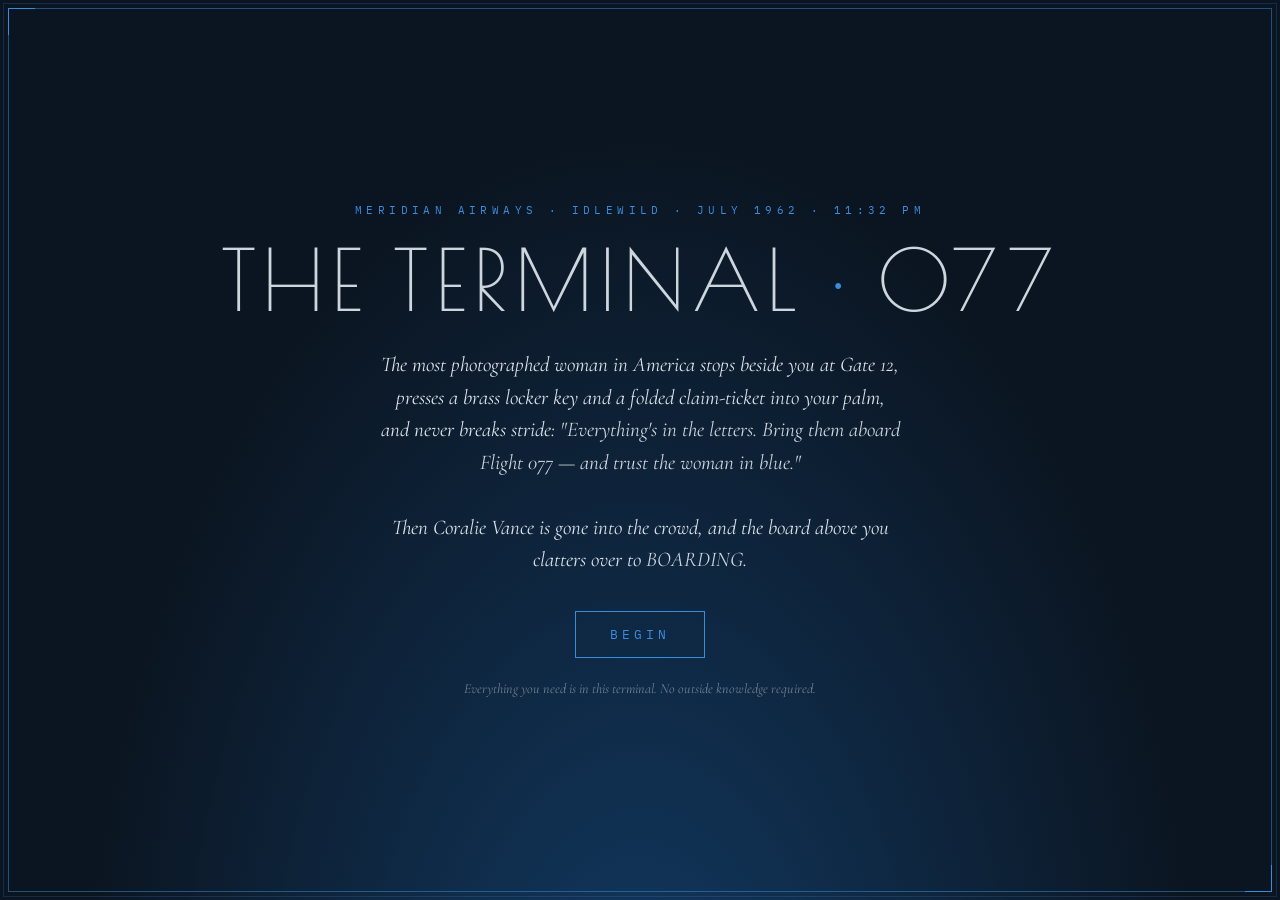
<file: games/redeye-1-the-terminal.html>
<!DOCTYPE html>
<html lang="en">
<head>
<meta charset="UTF-8">
<meta name="viewport" content="width=device-width, initial-scale=1.0">
<!-- PWA + share preview · Northbound House -->
<meta name="theme-color" content="#070c13">
<link rel="icon" href="/favicon.svg" type="image/svg+xml">
<link rel="icon" href="/icons/favicon-32.png" sizes="32x32" type="image/png">
<link rel="apple-touch-icon" href="/icons/apple-touch-icon.png">
<link rel="manifest" href="/manifest.webmanifest">
<meta name="apple-mobile-web-app-capable" content="yes">
<meta name="mobile-web-app-capable" content="yes">
<meta name="apple-mobile-web-app-status-bar-style" content="black-translucent">
<meta name="apple-mobile-web-app-title" content="The Key Room">
<meta property="og:type" content="website">
<meta property="og:site_name" content="The Key Room">
<meta property="og:title" content="The Key Room — escape adventures by Northbound House">
<meta property="og:description" content="Browser escape rooms, played in order and earned in order. Solve one to earn the key to the next.">
<meta property="og:image" content="https://keyroom.northboundhouse.com/icons/og-card.png">
<meta property="og:image:width" content="1200">
<meta property="og:image:height" content="1200">
<meta property="og:url" content="https://keyroom.northboundhouse.com/">
<meta name="twitter:card" content="summary_large_image">
<meta name="twitter:title" content="The Key Room">
<meta name="twitter:description" content="Browser escape rooms by Northbound House. Solve one to earn the key to the next.">
<meta name="twitter:image" content="https://keyroom.northboundhouse.com/icons/og-card.png">
<script src="/assets/pwa.js" defer></script>

<title>The Terminal — The Red-Eye, Chapter I</title>
<link rel="preconnect" href="https://fonts.googleapis.com">
<link href="https://fonts.googleapis.com/css2?family=Poiret+One&family=Cormorant+Garamond:ital,wght@0,400;0,500;0,600;1,400&family=IBM+Plex+Mono:wght@400;500&display=swap" rel="stylesheet">
<link rel="stylesheet" href="../assets/theme.css">
<link rel="stylesheet" href="../assets/palette-redeye.css">
<style>
#intro{background:radial-gradient(ellipse at 50% 120%, #123a63 0%, var(--night) 62%)}
.bpass{
  background:linear-gradient(90deg,#eae2d0 0 68%, #d9cdb4 68% 100%);
  color:var(--ink);text-align:left;padding:14px 16px;margin:14px 0;
  border:1px solid #b8ac92;box-shadow:0 2px 10px rgba(0,0,0,.4);
  font-family:'IBM Plex Mono',monospace;font-size:13px;line-height:1.7;
}
.bpass .bp-h{font-family:'Poiret One',cursive;font-weight:400;letter-spacing:.14em;font-size:17px;color:var(--panam)}
.bpass .smudge{background:#4a4034;color:#4a4034;border-radius:2px;padding:0 6px;user-select:none}
.board{
  background:var(--board-bg);border:2px solid #1c2732;padding:12px 10px;margin:14px 0;
  font-family:'IBM Plex Mono',monospace;font-size:13px;color:var(--board-fg);
  overflow-x:auto;
}
.board table{width:100%;border-collapse:collapse;white-space:nowrap}
.board th{
  color:var(--sky);font-weight:400;font-size:10px;letter-spacing:.14em;
  text-transform:uppercase;text-align:left;padding:2px 8px 8px;border-bottom:1px solid #22303d;
}
.board td{padding:5px 8px;letter-spacing:.06em}
.board tr.hi td{color:#fff;background:rgba(58,141,222,.16)}
.board .st-board{color:var(--go)}
.board .st-delay{color:var(--neon)}
.board .st-dep{color:#7c8794}
.flap{display:inline-block;animation:flap .5s steps(3) both}
@keyframes flap{0%{filter:blur(1px);transform:translateY(-30%);opacity:.2}100%{filter:none;transform:none;opacity:1}}
.board-legend{
  font-family:'IBM Plex Mono',monospace;font-size:11px;color:#9fb0c0;
  margin-top:10px;line-height:1.7;text-align:left;
}
.board-legend b{color:var(--board-fg);font-weight:500}
#victory{background:radial-gradient(ellipse at 50% -20%, #17456f 0%, var(--night) 70%)}
@media (max-width:600px){
  .board{font-size:11px}
}
@media (prefers-reduced-motion: reduce){
  .flap{animation:none!important}
}
</style>
</head>
<body class="chapter">

<div class="deco-frame" aria-hidden="true"></div>

<!-- INTRO -->
<div class="screen active" id="intro">
  <div class="eyebrow">Meridian Airways · Idlewild · July 1962 · 11:32 PM</div>
  <h1>THE TERMINAL <span class="num">·</span> 077</h1>
  <p class="intro-story">The most photographed woman in America stops beside you at Gate 12, presses a brass locker key and a folded claim-ticket into your palm, and never breaks stride: <em>"Everything's in the letters. Bring them aboard Flight 077 — and trust the woman in blue."</em><br><br>Then Coralie Vance is gone into the crowd, and the board above you clatters over to <em>BOARDING</em>.</p>
  <button class="btn" id="start-btn">Begin</button>
  <p style="margin-top:22px;font-size:14px;opacity:.5;font-style:italic">Everything you need is in this terminal. No outside knowledge required.</p>
</div>

<!-- HUD -->
<div id="hud">
  <div id="timer">15:00</div>
  <div class="title-sm">THE TERMINAL</div>
  <div class="hud-right">
    <button class="icon-btn" id="sound-btn" title="Toggle sound" aria-label="Toggle sound">♪</button>
  </div>
</div>

<!-- ROOM -->
<div id="room-wrap">
  <div id="room">
  <svg viewBox="0 0 800 500" role="img" aria-label="A 1962 airport departures hall at night">
    <defs>
      <radialGradient id="hallgrad" cx="50%" cy="30%" r="85%">
        <stop offset="0%" stop-color="#173250"/>
        <stop offset="100%" stop-color="#0a1019"/>
      </radialGradient>
      <radialGradient id="nightglass" cx="50%" cy="50%" r="60%">
        <stop offset="0%" stop-color="#12283f"/>
        <stop offset="100%" stop-color="#060c14"/>
      </radialGradient>
    </defs>
    <!-- walls / terrazzo floor -->
    <rect x="0" y="0" width="800" height="380" fill="url(#hallgrad)"/>
    <rect x="0" y="380" width="800" height="120" fill="#20262e"/>
    <g fill="#2c333c" opacity=".7">
      <circle cx="80" cy="430" r="3"/><circle cx="170" cy="460" r="2.5"/><circle cx="300" cy="440" r="3"/>
      <circle cx="470" cy="465" r="2.5"/><circle cx="560" cy="435" r="3"/><circle cx="690" cy="458" r="2.5"/>
      <circle cx="740" cy="430" r="3"/><circle cx="230" cy="470" r="2.5"/><circle cx="400" cy="470" r="2.5"/>
    </g>
    <line x1="0" y1="384" x2="800" y2="384" stroke="#3a8dde" stroke-width="1.5" opacity=".4"/>

    <!-- DEPARTURES BOARD -->
    <g id="hs-board" class="hotspot" tabindex="0" role="button" aria-label="Split-flap departures board">
      <rect x="250" y="40" width="380" height="128" fill="#0a0e12" stroke="#3a8dde" stroke-width="2"/>
      <rect x="250" y="40" width="380" height="22" fill="#0e4d92"/>
      <text x="264" y="56" font-family="'IBM Plex Mono',monospace" font-size="12" fill="#f4e9c1" letter-spacing="3">DEPARTURES</text>
      <g font-family="'IBM Plex Mono',monospace" font-size="11" fill="#f4e9c1">
        <text x="264" y="82">MA214  NEW YORK</text><text x="588" y="82" fill="#7c8794">DEP</text>
        <text x="264" y="104">MA118  ROME</text><text x="588" y="104" fill="#5ec48c">BRD</text>
        <text x="264" y="126" fill="#ffffff">MA077  LISBON</text><text x="588" y="126" fill="#5ec48c">BRD</text>
        <text x="264" y="148">BA502  LONDON</text><text x="588" y="148" fill="#ff3b30">DLY</text>
      </g>
      <rect x="258" y="116" width="330" height="16" fill="none" stroke="#3a8dde" stroke-width="1" opacity=".7"/>
    </g>

    <!-- BIG WINDOW + JET -->
    <g id="hs-window" class="hotspot" tabindex="0" role="button" aria-label="Apron window with a waiting jet">
      <rect x="40" y="60" width="170" height="150" fill="#3a8dde"/>
      <rect x="46" y="66" width="158" height="138" fill="url(#nightglass)"/>
      <line x1="125" y1="66" x2="125" y2="204" stroke="#0a1019" stroke-width="2"/>
      <line x1="46" y1="135" x2="204" y2="135" stroke="#0a1019" stroke-width="2"/>
      <!-- jet silhouette -->
      <g fill="#26384a">
        <ellipse cx="130" cy="170" rx="60" ry="9"/>
        <path d="M96 168 l-30 -22 6 -2 40 18 z"/>
        <rect x="150" y="150" width="4" height="18"/>
        <path d="M150 152 l22 -6 -2 5 -20 6 z"/>
      </g>
      <circle cx="180" cy="170" r="2" fill="#ff3b30"/><circle cx="80" cy="170" r="2" fill="#5ec48c"/>
    </g>

    <!-- WALL CLOCK -->
    <g id="hs-clock" class="hotspot" tabindex="0" role="button" aria-label="Terminal clock">
      <circle cx="690" cy="96" r="30" fill="#0e4d92"/>
      <circle cx="690" cy="96" r="25" fill="#efe7d6"/>
      <line x1="690" y1="96" x2="690" y2="78" stroke="#141b24" stroke-width="2.5"/>
      <line x1="690" y1="96" x2="704" y2="100" stroke="#141b24" stroke-width="2"/>
      <circle cx="690" cy="96" r="2.5" fill="#141b24"/>
    </g>

    <!-- LEFT-LUGGAGE LOCKERS -->
    <g id="hs-locker" class="hotspot" tabindex="0" role="button" aria-label="Bank of coin-operated left-luggage lockers">
      <rect x="60" y="250" width="150" height="132" fill="#24425f" stroke="#3a8dde" stroke-width="2"/>
      <g stroke="#16283b" stroke-width="2">
        <line x1="110" y1="250" x2="110" y2="382"/><line x1="160" y1="250" x2="160" y2="382"/>
        <line x1="60" y1="294" x2="210" y2="294"/><line x1="60" y1="338" x2="210" y2="338"/>
      </g>
      <g fill="#cdd5dd" font-family="'IBM Plex Mono',monospace" font-size="8">
        <text x="70" y="268">14</text><text x="120" y="268">15</text><text x="170" y="268">16</text>
        <text x="70" y="312">17</text><text x="120" y="312">18</text><text x="170" y="312">19</text>
        <text x="70" y="356">20</text><text x="120" y="356">21</text><text x="170" y="356">22</text>
      </g>
      <!-- highlighted locker 19 -->
      <rect x="160" y="294" width="50" height="44" fill="none" stroke="#f4e9c1" stroke-width="1.5"/>
      <circle cx="200" cy="316" r="3" fill="#c69a6b"/>
    </g>

    <!-- OPS / TICKETING DESK -->
    <g id="hs-desk" class="hotspot" tabindex="0" role="button" aria-label="Airline operations desk with a locked drawer">
      <rect x="470" y="286" width="220" height="16" fill="#3a2f22"/>
      <rect x="484" y="302" width="192" height="60" fill="#2c2417"/>
      <rect x="500" y="312" width="160" height="24" fill="#3a2f22" stroke="#c69a6b" stroke-width="1.5"/>
      <circle cx="580" cy="324" r="4" fill="#c69a6b"/>
      <rect x="490" y="362" width="12" height="30" fill="#2c2417"/>
      <rect x="660" y="362" width="12" height="30" fill="#2c2417"/>
      <!-- telex printout + placard on desk -->
      <rect x="496" y="270" width="52" height="18" fill="#efe7d6" transform="rotate(-5 522 279)"/>
      <rect x="600" y="272" width="70" height="16" fill="#0e4d92"/>
      <text x="606" y="284" font-family="'IBM Plex Mono',monospace" font-size="8" fill="#f4e9c1">MER · OPS</text>
    </g>

    <!-- PHOTO BOOTH -->
    <g id="hs-booth" class="hotspot" tabindex="0" role="button" aria-label="Automatic photo booth">
      <rect x="290" y="238" width="120" height="150" fill="#101c2b" stroke="#3a8dde" stroke-width="2"/>
      <rect x="300" y="248" width="100" height="70" fill="#0a1019"/>
      <rect x="306" y="254" width="88" height="58" fill="#16283b"/>
      <rect x="300" y="330" width="100" height="20" fill="#0e4d92"/>
      <text x="350" y="344" text-anchor="middle" font-family="'Poiret One',cursive" font-size="12" fill="#f4e9c1" letter-spacing="2">PHOTOS</text>
      <rect x="336" y="352" width="28" height="10" fill="#efe7d6"/>
    </g>

    <!-- BOARDING GATE / JETWAY DOOR -->
    <g id="hs-gate" class="hotspot" tabindex="0" role="button" aria-label="Gate 12 jetway door">
      <rect x="700" y="210" width="86" height="172" fill="#1a2e44" stroke="#3a8dde" stroke-width="2"/>
      <rect x="712" y="228" width="62" height="96" fill="none" stroke="#c69a6b" stroke-width="1.5"/>
      <rect x="712" y="150" width="74" height="26" fill="#0e4d92"/>
      <text x="749" y="168" text-anchor="middle" font-family="'Poiret One',cursive" font-size="14" fill="#f4e9c1" letter-spacing="2">GATE 12</text>
      <rect x="724" y="334" width="40" height="18" fill="#0a0e12" stroke="#c69a6b" stroke-width="1.5"/>
      <text x="744" y="347" text-anchor="middle" font-family="'IBM Plex Mono',monospace" font-size="10" fill="#c69a6b">▢▢</text>
      <circle cx="769" cy="300" r="4" fill="#ff3b30"/>
    </g>
  </svg>
  </div>
</div>

<!-- INVENTORY -->
<div id="inventory"></div>

<!-- MODAL -->
<div id="modal-veil">
  <div id="modal" role="dialog" aria-modal="true">
    <h2 id="m-title"></h2>
    <div class="body" id="m-body"></div>
    <div id="m-extra"></div>
    <div class="feedback" id="m-feedback"></div>
    <div class="modal-actions" id="m-actions"></div>
    <div id="m-hintzone"></div>
  </div>
</div>

<!-- VICTORY -->
<div class="screen" id="victory">
  <div class="eyebrow">The jet bridge, doors about to close</div>
  <h1>YOU'RE <span class="num">ABOARD</span></h1>
  <p class="intro-story" id="victory-story">You slide into your seat as the cabin door seals with a pressurized sigh. Across the aisle, Coralie Vance doesn't look at you — but a stewardess in Meridian blue meets your eye and, very slightly, nods. In your bag: the letters, and a film canister that has nothing to do with love. The engines spool up. There's a whole night over the Atlantic to find out what you're really carrying.</p>
  <div class="stats">
    <div class="stat"><div class="v" id="stat-time">—</div><div class="l">Time</div></div>
    <div class="stat"><div class="v" id="stat-hints">0</div><div class="l">Hints</div></div>
    <div class="stat"><div class="v" id="stat-rank">—</div><div class="l">Rating</div></div>
  </div>
  <div class="next-note">
    <div class="nn-label">Remember this — you'll need it to unseal Chapter II</div>
    <div class="nn-code">7A</div>
    <div class="nn-hint">Your seat on Flight 077. Return to the home screen and enter it to open <em>Chapter II — The Red-Eye</em>.</div>
  </div>
  <div class="victory-actions">
    <a class="btn" href="../index.html">Continue to Chapter II →</a>
    <button class="btn ghost" onclick="location.reload()">Play Again</button>
  </div>
</div>

<script src="../assets/engine.js"></script>
<script>
/* ================= STATE ================= */
const S = {
  started:false, t:15*60, timerId:null, overtime:false,
  hintsUsed:0,
  inv:{},
  flags:{ board:false, locker:false, desk:false, sawManifest:false, booth:false, gate:false },
  hintLevel:{},
  soundOn:false, audioCtx:null, noiseNode:null,
};

/* ================= TIMER + boarding calls ================= */

const BEATS={
  [10*60]:'“Meridian Airways announces the boarding of Flight 077 to Lisbon, now at Gate 12.”',
  [5*60]:'“Second call for Flight 077. Will all passengers please proceed to Gate 12.”',
  [2*60]:'“Final call — Flight 077. The doors are closing.”'
};
function tick(){
  S.t--;
  const el=document.getElementById('timer');
  el.textContent=fmt(S.t);
  if(BEATS[S.t]&&!veil.classList.contains('on')){
    openModal({title:'On the Public Address',body:'<em>'+BEATS[S.t]+'</em>',actions:[closeBtn('Keep moving')]});
  }
  if(S.t<0){el.classList.add('late'); if(!S.overtime){S.overtime=true; toast('The gate agent holds the door a crack longer, watching you. Go.');}}
  else if(S.t<=120){el.classList.add('late');}
}

/* ================= SOUND (terminal hum) ================= */

/* ================= INVENTORY ================= */

function inspectItem(k){
  if(k==='ticket') openModal({title:'Left-Luggage Claim Ticket',body:'A cardboard stub from the terminal lockers, and a small brass key.',
    extra:'<div class="paper"><span class="mono">MERIDIAN AIR · LEFT LUGGAGE</span><br>"The lock is set to <em>her</em> departure — the flight I\'m running from. Read the board; it knows the hour. Bring what\'s inside to 077. — C."</div>',actions:[closeBtn()]});
  if(k==='letters') openModal({title:'The Love Letters',body:'A ribbon-tied bundle in a woman\'s hand. Tender, reckless — and oddly precise:',
    extra:'<div class="paper">"…I count the days like a fool: <span class="mono">4</span>, then <span class="mono">19</span>, then <span class="mono">7</span>, then <span class="mono">22</span>, and then your face at the gate. Burn this. You never do. — J."</div><div style="font-style:italic;opacity:.72;font-size:14px">Why would a love letter keep count in numbers?</div>',actions:[closeBtn()]});
  if(k==='film') openModal({title:'Film Canister',body:'A flat steel canister, taped shut. No studio label. Stamped along the rim:',
    extra:'<div class="paper straight"><span class="mono">MERIDIAN AIR — CORPORATE<br>REEL 3 · DO NOT DEVELOP<br>PROPERTY RETURN: J. ROSCOE, VP</span></div><div style="font-style:italic;opacity:.72;font-size:14px">Corporate reels aren\'t the sort of thing film stars smuggle for love.</div>',actions:[closeBtn()]});
  if(k==='bpass') showBoardingPass();
}

/* ================= MODAL ================= */

/* ================= HINTS (3 tiers, via the gate agent / PA) ================= */
const HINTS={
  locker:[
    'The gate agent, without looking up: <em>"Coin lockers set their own combinations, hon. Whoever gave you the key set it to a number they\'d never forget."</em>',
    '<em>"The ticket says it\'s her departure. The big board lists every departure tonight — find her flight and read the hour."</em>',
    '<em>"Flight 077 to Lisbon departs 23:47. Four digits: 2-3-4-7."</em>'
  ],
  desk:[
    '<em>"That\'s airline property. Ops drawers lock to the night\'s destination — three letters, the way it prints on your bag tag."</em>',
    '<em>"Where\'s 077 headed? The board spells the city; the legend spells the three-letter code."</em>',
    '<em>"Lisbon. The code is L-I-S."</em>'
  ],
  gate:[
    'The agent taps the podium: <em>"No one boards without a seat, and I can\'t read a smudged pass. What\'s your seat number?"</em>',
    '<em>"Your boarding pass is smeared, but the manifest in the desk isn\'t. Find your name — or the seat right beside Miss Vance in 7B."</em>',
    '<em>"You\'re in 7A."</em>'
  ]
};

/* ================= CODE ENTRY ================= */

/* ================= ROOM OBJECTS ================= */

/* --- Departures board (info hub) --- */
function boardHTML(){
  const rows=[
    ['MA 214','NEW YORK','04','23:05','DEPARTED','st-dep'],
    ['MA 118','ROME','09','23:20','BOARDING','st-board'],
    ['MA 077','LISBON','12','23:47','BOARDING','st-board hi'],
    ['BA 502','LONDON','07','00:05','DELAYED','st-delay'],
    ['MA 340','DAKAR','15','00:30','ON TIME','st-dep'],
  ];
  let h='<div class="board"><table><thead><tr><th>Flight</th><th>Destination</th><th>Gate</th><th>Dep</th><th>Status</th></tr></thead><tbody>';
  rows.forEach(r=>{
    const hi=r[5].includes('hi')?' class="hi"':'';
    const stcls=r[5].replace(' hi','');
    h+=`<tr${hi}><td>${r[0]}</td><td><span class="flap">${r[1]}</span></td><td>${r[2]}</td><td><span class="flap">${r[3]}</span></td><td class="${stcls}">${r[4]}</td></tr>`;
  });
  h+='</tbody></table>';
  h+='<div class="board-legend">IATA destination codes (as printed on your bag tag): '
    +'<b>NYC</b> New York · <b>ROM</b> Rome · <b>LIS</b> Lisbon · <b>LON</b> London · <b>DKR</b> Dakar</div></div>';
  return h;
}
bindHotspot('hs-board',()=>{
  S.flags.board=true;
  openModal({
    title:'The Departures Board',
    body:'The great Solari board clatters and resettles. Coralie\'s flight is up in white:',
    extra:boardHTML(),
    actions:[closeBtn()]
  });
});

/* --- Left-luggage locker (2347) --- */
bindHotspot('hs-locker',()=>{
  if(S.flags.locker){
    openModal({title:'Locker 19',body:'Open and empty. You have the letters and the canister.',actions:[closeBtn()]});
    return;
  }
  const row=codeRow(4);
  const submit=document.createElement('button');submit.className='btn small';submit.textContent='Turn the dial';
  submit.addEventListener('click',()=>{
    if(readCode(row)==='2347'){
      S.flags.locker=true;
      addItem('letters','✉','Love letters');
      addItem('film','🎞','Film canister');
      feedback('The bolt snaps back.',true);
      setTimeout(()=>openModal({
        title:'Inside Locker 19',
        body:'A ribbon-tied bundle of <em>love letters</em> — and, wrapped in a silk scarf behind them, a flat steel <em>film canister</em> with no studio label at all.',
        actions:[closeBtn('Take both')]
      }),700);
    } else feedback('The dial spins back to zero. Wrong number.',false);
  });
  openModal({
    title:'Left-Luggage Locker 19',
    body:'A coin-op locker, its four-digit dial cold under your thumb. The claim ticket said the lock is set to <em>her departure</em>.',
    actions:[submit,closeBtn()],
    puzzleId:'locker',
    onOpen:()=>{document.getElementById('m-extra').appendChild(row);row.querySelector('input').focus();}
  });
});

/* --- Ops desk drawer (LIS) → boarding pass + manifest --- */
bindHotspot('hs-desk',()=>{
  if(S.flags.desk){ showManifest(); return; }
  const row=codeRow(3,'alpha');
  const submit=document.createElement('button');submit.className='btn small';submit.textContent='Try the letters';
  submit.addEventListener('click',()=>{
    if(readCode(row)==='LIS'){
      S.flags.desk=true;
      addItem('bpass','🎫','Boarding pass');
      feedback('The drawer rolls open.',true);
      setTimeout(()=>{
        openModal({
          title:'The Ops Desk Drawer',
          body:'A blank <em>boarding pass</em> already made out in your name for Flight 077 — the seat smudged past reading — clipped to tonight\'s <em>passenger manifest</em>.',
          extra:manifestHTML(),
          actions:[closeBtn('Take the pass')]
        });
        S.flags.sawManifest=true;
      },700);
    } else feedback('The letter-wheels settle wrong. Not tonight\'s city.',false);
  });
  openModal({
    title:'Meridian Ops Desk',
    body:'An unmanned ticketing desk. The drawer is held by three brass letter-wheels; a card taped above reads <em>"SET TO TONIGHT\'S DESTINATION."</em>',
    actions:[submit,closeBtn()],
    puzzleId:'desk',
    onOpen:()=>{document.getElementById('m-extra').appendChild(row);row.querySelector('input').focus();}
  });
});
function manifestHTML(){
  return '<div class="paper straight"><span class="mono">FLIGHT MA 077 · LIS · MANIFEST (partial)</span><br>'
    +'<span class="mono">7A .... [BEARER — courier]<br>7B .... VANCE, CORALIE<br>9C .... ROSCOE, J. (VP, unconfirmed)<br>11A ... a woman, Meridian blue — no name</span></div>';
}
function showManifest(){
  openModal({title:'The Ops Desk',body:'The drawer\'s open. The manifest, again:',extra:manifestHTML(),actions:[closeBtn()]});
}
function showBoardingPass(){
  const seatKnown=S.flags.sawManifest;
  openModal({
    title:'Boarding Pass · Flight 077',
    body:'Meridian Airways, first-class stock. Your name, tonight\'s red-eye — and a seat the ink has smeared.',
    extra:'<div class="bpass"><span class="bp-h">Meridian Airways ✦ 077</span><br>NEW YORK (IDL) → LISBON (LIS)<br>DEP 23:47 · GATE 12<br>SEAT '
      +(seatKnown?'<b>7A</b>':'<span class="smudge">7_</span>')+'<br>REC LOC · V7QK</div>'
      +(seatKnown?'':'<div style="font-style:italic;opacity:.72;font-size:14px">The seat\'s unreadable. The manifest in the ops desk would have it.</div>'),
    actions:[closeBtn()]
  });
}

/* --- Photo booth (flavor + character clue) --- */
bindHotspot('hs-booth',()=>{
  S.flags.booth=true;
  openModal({
    title:'The Photo Booth',
    body:'The curtain\'s half-drawn. A forgotten strip of photos curls in the tray — four frames:',
    extra:'<div class="paper straight"><span class="mono">frame 1 — Coralie, laughing<br>frame 2 — a man in a Meridian blazer, VP pin<br>frame 3 — the two of them, close<br>frame 4 — his hand, passing her a steel canister</span></div><div style="font-style:italic;opacity:.72;font-size:14px">The last frame isn\'t romance. It\'s a handoff.</div>',
    actions:[closeBtn()]
  });
});

/* --- Window & clock (atmosphere) --- */
bindHotspot('hs-window',()=>{
  openModal({title:'The Apron Window',body:'Out on the wet tarmac, the Meridian jet waits under sodium light, stairs still kissed to the forward door. Beyond it, only the dark and the Atlantic.',actions:[closeBtn()]});
});
bindHotspot('hs-clock',()=>{
  openModal({title:'The Terminal Clock',body:'Eleven-forty. Twenty-two minutes until 077 pushes back — less, if the agent loses patience.',actions:[closeBtn()]});
});

/* --- Boarding gate (final: seat 7A, needs the goods) --- */
bindHotspot('hs-gate',()=>{
  const row=codeRow(2,'alnum');
  const submit=document.createElement('button');submit.className='btn small';submit.textContent='Show your seat';
  submit.addEventListener('click',()=>{
    if(readCode(row)==='7A'){
      if(!(S.inv.letters&&S.inv.film&&S.inv.bpass)){
        feedback('The agent waves you back: “Boarding pass and all your carry-on, please.” You\'re still missing something.',false);
        return;
      }
      win();
    } else feedback('“That\'s not a seat on this aircraft.” The agent doesn\'t move.',false);
  });
  openModal({
    title:'Gate 12 — Flight 077',
    body:'The jet-bridge door, and a gate agent with a clipboard and no patience. <em>"Boarding pass and your seat number, please."</em>',
    actions:[submit,closeBtn()],
    puzzleId:'gate',
    onOpen:()=>{document.getElementById('m-extra').appendChild(row);row.querySelector('input').focus();}
  });
});

/* ================= WIN ================= */
function win(){
  closeModal();
  clearInterval(S.timerId);
  document.getElementById('hud').classList.remove('on');
  document.getElementById('room-wrap').classList.remove('on');
  document.getElementById('inventory').classList.remove('on');
  const used=15*60-S.t;
  document.getElementById('stat-time').textContent=fmt(used);
  document.getElementById('stat-hints').textContent=S.hintsUsed;
  let rank='Standby Passenger';
  if(used<=6*60&&S.hintsUsed===0)rank='The Jet Set';
  else if(used<=9*60&&S.hintsUsed<=2)rank='First Class';
  else if(used<=15*60)rank='Frequent Flyer';
  document.getElementById('stat-rank').textContent=rank;
  document.getElementById('victory').classList.add('active');
}

/* ================= START ================= */
document.getElementById('start-btn').addEventListener('click',()=>{
  document.getElementById('intro').classList.remove('active');
  document.getElementById('hud').classList.add('on');
  document.getElementById('room-wrap').classList.add('on');
  document.getElementById('inventory').classList.add('on');
  addItem('ticket','🔑','Claim ticket');
  S.started=true;
  S.timerId=setInterval(tick,1000);
});
renderInv();
</script>
<script src="../assets/easter-eggs.js"></script>
</body>
</html>
</file>
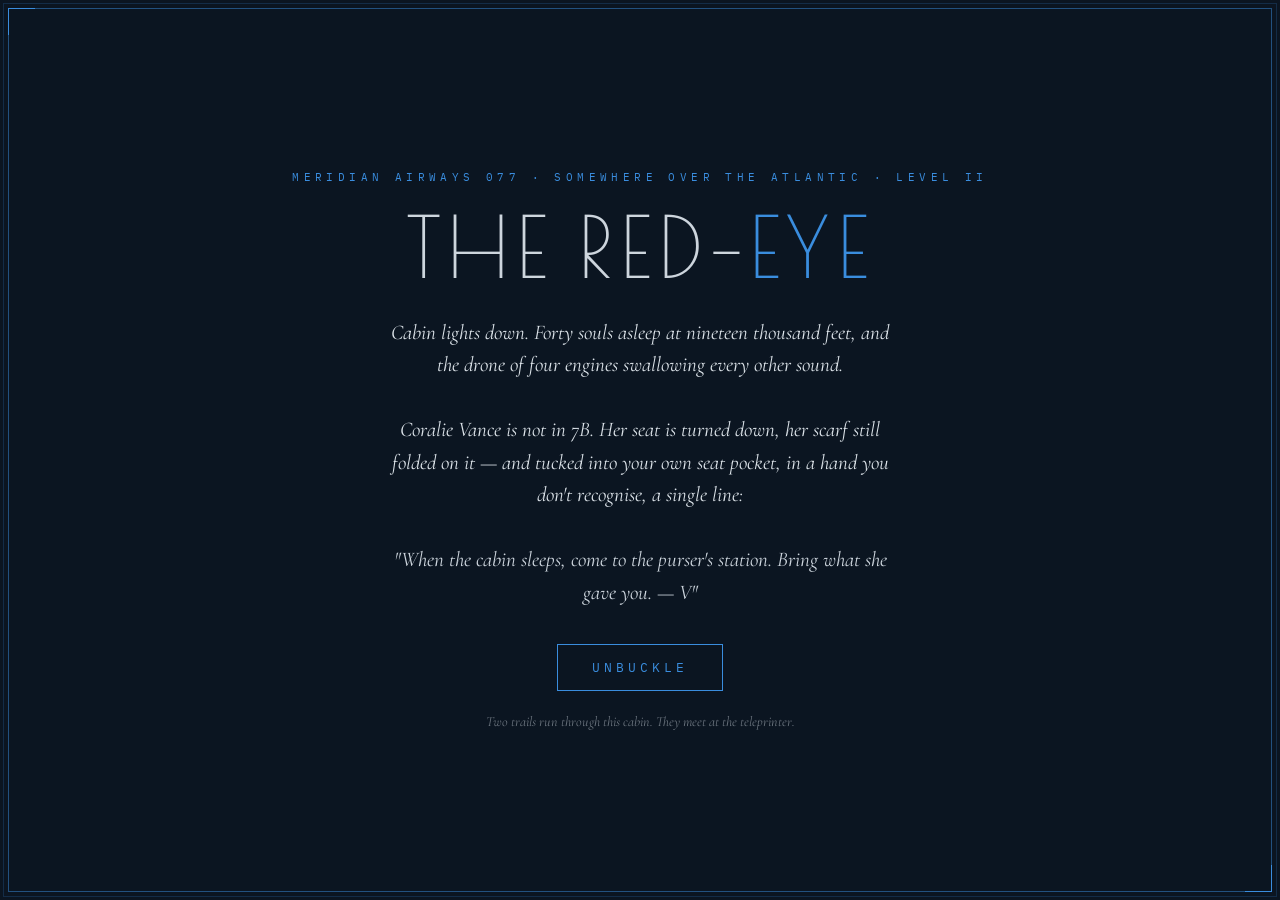
<file: games/redeye-2-the-red-eye.html>
<!DOCTYPE html>
<html lang="en">
<head>
<meta charset="UTF-8">
<meta name="viewport" content="width=device-width, initial-scale=1.0">
<!-- PWA + share preview · Northbound House -->
<meta name="theme-color" content="#070c13">
<link rel="icon" href="/favicon.svg" type="image/svg+xml">
<link rel="icon" href="/icons/favicon-32.png" sizes="32x32" type="image/png">
<link rel="apple-touch-icon" href="/icons/apple-touch-icon.png">
<link rel="manifest" href="/manifest.webmanifest">
<meta name="apple-mobile-web-app-capable" content="yes">
<meta name="mobile-web-app-capable" content="yes">
<meta name="apple-mobile-web-app-status-bar-style" content="black-translucent">
<meta name="apple-mobile-web-app-title" content="The Key Room">
<meta property="og:type" content="website">
<meta property="og:site_name" content="The Key Room">
<meta property="og:title" content="The Key Room — escape adventures by Northbound House">
<meta property="og:description" content="Browser escape rooms, played in order and earned in order. Solve one to earn the key to the next.">
<meta property="og:image" content="https://keyroom.northboundhouse.com/icons/og-card.png">
<meta property="og:image:width" content="1200">
<meta property="og:image:height" content="1200">
<meta property="og:url" content="https://keyroom.northboundhouse.com/">
<meta name="twitter:card" content="summary_large_image">
<meta name="twitter:title" content="The Key Room">
<meta name="twitter:description" content="Browser escape rooms by Northbound House. Solve one to earn the key to the next.">
<meta name="twitter:image" content="https://keyroom.northboundhouse.com/icons/og-card.png">
<script src="/assets/pwa.js" defer></script>

<title>The Red-Eye — The Red-Eye, Chapter II</title>
<link rel="preconnect" href="https://fonts.googleapis.com">
<link href="https://fonts.googleapis.com/css2?family=Poiret+One&family=Cormorant+Garamond:ital,wght@0,400;0,500;0,600;1,400&family=IBM+Plex+Mono:wght@400;500&display=swap" rel="stylesheet">
<link rel="stylesheet" href="../assets/theme.css">
<link rel="stylesheet" href="../assets/palette-redeye.css">
<link rel="stylesheet" href="../assets/redeye-components.css">
<style>
/* Chapter II draws nothing unique: formatting is theme.css, props are
   redeye-components.css. Kept for future chapter-only tweaks. */
</style>
</head>
<body class="chapter">

<div class="deco-frame" aria-hidden="true"></div>

<!-- INTRO -->
<div class="screen active" id="intro">
  <div class="eyebrow">Meridian Airways 077 · Somewhere over the Atlantic · Level II</div>
  <h1>THE RED-<span class="num">EYE</span></h1>
  <p class="intro-story">Cabin lights down. Forty souls asleep at nineteen thousand feet, and the drone of four engines swallowing every other sound.<br><br>Coralie Vance is not in 7B. Her seat is turned down, her scarf still folded on it — and tucked into your own seat pocket, in a hand you don't recognise, a single line:<br><br><em>"When the cabin sleeps, come to the purser's station. Bring what she gave you. — V"</em></p>
  <button class="btn" id="start-btn">Unbuckle</button>
  <p style="margin-top:22px;font-size:14px;opacity:.5;font-style:italic">Two trails run through this cabin. They meet at the teleprinter.</p>
</div>

<!-- HUD -->
<div id="hud">
  <div id="timer">25:00</div>
  <div class="title-sm">THE RED-EYE</div>
  <div class="hud-right">
    <button class="icon-btn" id="sound-btn" title="Toggle sound" aria-label="Toggle sound">♪</button>
  </div>
</div>

<!-- ROOM -->
<div id="room-wrap">
  <div id="room">
  <svg viewBox="0 0 800 500" role="img" aria-label="The darkened cabin of a 1962 airliner at night">
    <defs>
      <radialGradient id="cabin" cx="50%" cy="28%" r="85%">
        <stop offset="0%" stop-color="#1b2c3e"/>
        <stop offset="100%" stop-color="#080f18"/>
      </radialGradient>
      <radialGradient id="nightsky" cx="50%" cy="50%" r="60%">
        <stop offset="0%" stop-color="#0e2033"/>
        <stop offset="100%" stop-color="#04080e"/>
      </radialGradient>
    </defs>

    <rect x="0" y="0" width="800" height="392" fill="url(#cabin)"/>
    <rect x="0" y="392" width="800" height="108" fill="#2a2118"/>
    <!-- aisle carpet -->
    <rect x="250" y="392" width="300" height="108" fill="#34281c"/>
    <line x1="0" y1="392" x2="800" y2="392" stroke="#c69a6b" stroke-width="1" opacity=".35"/>
    <!-- fuselage curve -->
    <path d="M0 30 Q400 -18 800 30" stroke="#2f4459" stroke-width="3" fill="none" opacity=".7"/>

    <!-- OVERHEAD BIN -->
    <g id="hs-overhead" class="hotspot" tabindex="0" role="button" aria-label="Overhead luggage bin">
      <rect x="150" y="52" width="330" height="54" rx="8" fill="#24384c" stroke="#3a8dde" stroke-width="2"/>
      <line x1="315" y1="56" x2="315" y2="102" stroke="#16283b" stroke-width="2"/>
      <circle cx="300" cy="79" r="4" fill="#c69a6b"/><circle cx="330" cy="79" r="4" fill="#c69a6b"/>
    </g>

    <!-- CABIN WINDOWS -->
    <g id="hs-window" class="hotspot" tabindex="0" role="button" aria-label="Cabin window over the ocean">
      <rect x="176" y="130" width="54" height="70" rx="26" fill="#3a8dde"/>
      <rect x="182" y="136" width="42" height="58" rx="20" fill="url(#nightsky)"/>
      <rect x="286" y="130" width="54" height="70" rx="26" fill="#3a8dde"/>
      <rect x="292" y="136" width="42" height="58" rx="20" fill="url(#nightsky)"/>
      <circle cx="313" cy="158" r="1.6" fill="#e8eef4" opacity=".8"/>
      <circle cx="205" cy="170" r="1.4" fill="#e8eef4" opacity=".6"/>
    </g>

    <!-- SEAT 7A (yours) -->
    <g id="hs-seat7a" class="hotspot" tabindex="0" role="button" aria-label="Your seat, 7A, and its seat pocket">
      <rect x="176" y="232" width="96" height="120" rx="10" fill="#2e4a63"/>
      <rect x="184" y="242" width="80" height="52" rx="8" fill="#3a5b78"/>
      <rect x="186" y="306" width="76" height="34" rx="4" fill="#24394d" stroke="#c69a6b" stroke-width="1.2"/>
      <text x="224" y="328" text-anchor="middle" font-family="'IBM Plex Mono',monospace" font-size="11" fill="#c69a6b">7A</text>
      <rect x="176" y="352" width="96" height="10" fill="#1b2b3a"/>
    </g>

    <!-- SEAT 7B (Coralie's, empty) -->
    <g id="hs-seat7b" class="hotspot" tabindex="0" role="button" aria-label="Coralie Vance's empty seat, 7B">
      <rect x="290" y="232" width="96" height="120" rx="10" fill="#2e4a63"/>
      <rect x="298" y="242" width="80" height="52" rx="8" fill="#3a5b78"/>
      <!-- folded scarf + napkin -->
      <path d="M300 300 q22 -12 44 -2 q20 9 34 1 v16 q-40 10 -78 0 z" fill="#8d2f3f" opacity=".85"/>
      <rect x="330" y="318" width="34" height="22" fill="#f7f2ea" transform="rotate(-7 347 329)"/>
      <text x="338" y="352" font-family="'IBM Plex Mono',monospace" font-size="11" fill="#c69a6b">7B</text>
      <rect x="290" y="352" width="96" height="10" fill="#1b2b3a"/>
    </g>

    <!-- LAVATORY DOOR -->
    <g id="hs-lav" class="hotspot" tabindex="0" role="button" aria-label="Lavatory door">
      <rect x="36" y="150" width="92" height="212" rx="6" fill="#22384c" stroke="#3a8dde" stroke-width="2"/>
      <rect x="48" y="166" width="68" height="120" fill="none" stroke="#c69a6b" stroke-width="1.2"/>
      <rect x="60" y="300" width="44" height="16" fill="#0f1c28"/>
      <text x="82" y="312" text-anchor="middle" font-family="'IBM Plex Mono',monospace" font-size="8" fill="#5ec48c">VACANT</text>
    </g>

    <!-- GALLEY CURTAIN -->
    <g id="hs-galley" class="hotspot" tabindex="0" role="button" aria-label="Galley curtain">
      <rect x="560" y="120" width="110" height="242" fill="#1d3348"/>
      <g stroke="#2a4a66" stroke-width="3">
        <line x1="576" y1="120" x2="576" y2="362"/><line x1="598" y1="120" x2="598" y2="362"/>
        <line x1="620" y1="120" x2="620" y2="362"/><line x1="642" y1="120" x2="642" y2="362"/>
        <line x1="658" y1="120" x2="658" y2="362"/>
      </g>
      <rect x="556" y="112" width="118" height="12" fill="#c69a6b" opacity=".7"/>
      <circle id="galley-glow" cx="615" cy="200" r="0" fill="#ffd47a" opacity=".22"/>
    </g>

    <!-- PURSER'S STATION + TELEX -->
    <g id="hs-telex" class="hotspot" tabindex="0" role="button" aria-label="Purser's teleprinter">
      <rect x="686" y="238" width="96" height="70" fill="#26201a" stroke="#3a8dde" stroke-width="2"/>
      <rect x="696" y="216" width="76" height="24" fill="#efe7d6"/>
      <g stroke="#b9ab8c" stroke-width="1">
        <line x1="700" y1="224" x2="766" y2="224"/><line x1="700" y1="232" x2="766" y2="232"/>
      </g>
      <circle id="rx-lamp" cx="770" cy="252" r="6" fill="#2b2f36" stroke="#8a6f1d" stroke-width="1.2"/>
      <rect x="696" y="286" width="56" height="8" fill="#c69a6b"/>
      <rect x="686" y="308" width="96" height="54" fill="#1d2a36"/>
    </g>

    <!-- PURSER'S LOGBOOK -->
    <g id="hs-log" class="hotspot" tabindex="0" role="button" aria-label="Purser's logbook on the jump seat">
      <rect x="596" y="300" width="66" height="44" rx="3" fill="#6E2B2B" transform="rotate(-5 629 322)"/>
      <rect x="602" y="306" width="54" height="32" fill="#efe7d6" transform="rotate(-5 629 322)"/>
      <line x1="608" y1="316" x2="648" y2="313" stroke="#1a1408" stroke-width="1" opacity=".5"/>
      <line x1="608" y1="324" x2="648" y2="321" stroke="#1a1408" stroke-width="1" opacity=".5"/>
    </g>
  </svg>
  </div>
</div>

<!-- INVENTORY -->
<div id="inventory"></div>

<!-- MODAL -->
<div id="modal-veil">
  <div id="modal" role="dialog" aria-modal="true">
    <h2 id="m-title"></h2>
    <div class="body" id="m-body"></div>
    <div id="m-extra"></div>
    <div class="feedback" id="m-feedback"></div>
    <div class="modal-actions" id="m-actions"></div>
    <div id="m-hintzone"></div>
  </div>
</div>

<!-- VICTORY -->
<div class="screen" id="victory">
  <div class="eyebrow">Somewhere below, a night desk answers</div>
  <h1>SENT AT <span class="num">DAWN</span></h1>
  <p class="intro-story">The teleprinter stutters, stops, and goes still. Five letters gone into the dark toward a newsroom that has been waiting eleven months for them.<br><br>V takes the seat beside you and, for the first time all night, stops pretending to work. <em>"He wasn't hiding an affair. He was hiding a ledger — and she carried it through six countries in a hatbox because nobody searches a film star's luggage."</em><br><br>Behind her, the cabin sleeps on. Ahead, the first grey line of morning over Portugal — and a customs hall that does not yet know what is about to walk through it.</p>
  <div class="stats">
    <div class="stat"><div class="v" id="stat-time">—</div><div class="l">Time</div></div>
    <div class="stat"><div class="v" id="stat-hints">0</div><div class="l">Hints</div></div>
    <div class="stat"><div class="v" id="stat-rank">—</div><div class="l">Rating</div></div>
  </div>
  <div class="next-note">
    <div class="nn-label">Remember this word — you'll need it to unseal Chapter III</div>
    <div class="nn-code">PRINT</div>
    <div class="nn-hint">The word you sent into daylight. Return to the home screen and enter it to open <em>Chapter III — Arrivals</em>.</div>
  </div>
  <div class="victory-actions">
    <a class="btn" href="../index.html">Continue to Chapter III →</a>
    <button class="btn ghost" onclick="location.reload()">Play Again</button>
  </div>
</div>

<script src="../assets/engine.js"></script>
<script src="../assets/redeye.js"></script>
<script>
/* ================= STATE ================= */
const S = {
  started:false, t:25*60, timerId:null, overtime:false,
  hintsUsed:0,
  inv:{},
  flags:{ seat:false, napkin:false, log:false, bin:false, case:false,
          decoded:false, metV:false, lav:false },
  hintLevel:{},
  soundOn:false, audioCtx:null, noiseGain:null,
  soundLowpass:180, soundGainUp:3.4,      /* engine hum: deeper than the terminal */
};

/* in-world hint voice */
const HINT_LABELS = { first:'Ask the purser', again:'Press him — he knows more' };

/* timed story beats (engine reads these) */
const BEATS = {
  [18*60]:'A cabin light blinks on three rows back, then off. Somebody is awake who should not be.',
  [10*60]:'The teleprinter chatters twice, unprompted, and falls silent again.',
  [4*60]:'The engines change pitch — the first descent. Portugal is close.'
};
function onOvertime(){
  toast('The seatbelt sign chimes on. Whatever you are going to send, send it now.');
}

/* ---- cipher constants (the method itself lives in redeye.js) ---- */
const RX_GROUP  = 'PXKCIK';                  /* incoming -> LEDGER */
const RX_PLAIN  = 'LEDGER';
const TX_PLAIN  = 'PRINT';                   /* outgoing -> TKPJX  */
const TX_CIPHER = cipherEncode(TX_PLAIN);
function keyStripHTML(note){
  return '<div class="keystrip">4 &nbsp; 19 &nbsp; 7 &nbsp; 22<small>'+note+'</small></div>';
}

/* ================= INVENTORY ================= */
function inspectItem(k){
  if (k === 'letters'){
    openModal({
      title:'The Love Letters',
      body:'You have read them a dozen times tonight. The endearments are ordinary. The <em>numbers</em> are not — the same four, in the same order, in every single letter.',
      extra:'<div class="paper">"…I count the days like a fool: <span class="mono">4</span>, then <span class="mono">19</span>, then <span class="mono">7</span>, then <span class="mono">22</span>, and then your face at the gate. Burn this. You never do. — J."</div>'
        + (S.inv.cipher ? keyStripHTML('the key, in order, repeating') : '<div style="font-style:italic;opacity:.72;font-size:14px">Four numbers a woman in love would never need to repeat.</div>'),
      actions:[closeBtn()]
    });
    return;
  }
  if (k === 'film'){
    openModal({
      title:'Film Canister',
      body: S.flags.decoded
        ? 'Thirty-six exposures of a <em>ledger</em> — payments, dates, names of inspectors. Roscoe photographed it a page at a time and posted it to her, one frame per letter.'
        : 'Steel, taped, unlabelled. Stamped along the rim:',
      extra:'<div class="paper straight"><span class="mono">MERIDIAN AIR — CORPORATE<br>REEL 3 · DO NOT DEVELOP<br>PROPERTY RETURN: J. ROSCOE, VP</span></div>',
      actions:[closeBtn()]
    });
    return;
  }
  if (k === 'bpass'){
    openModal({title:'Boarding Pass · 077',body:'Seat 7A. Lisbon by morning. It already feels like something you were handed rather than something you bought.',actions:[closeBtn()]});
    return;
  }
  if (k === 'cipher'){
    openModal({
      title:"Roscoe's Cipher Card",
      body:'A stiff card, typed and much handled. The method is almost insultingly simple — which is why it has never once been broken:',
      extra:'<div class="paper straight"><span class="mono">EACH LETTER IS A NUMBER. A=1 … Z=26.<br>ADD THE KEY TO SEND. SUBTRACT IT TO READ.<br>THE KEY REPEATS. THE KEY IS HERS.</span></div>'
        + keyStripHTML('from her letters — 4, 19, 7, 22, then round again')
        + cipherTableHTML(),
      actions:[closeBtn()]
    });
    return;
  }
}

/* ================= FLOOR 1 — THE CABIN ================= */

/* --- your seat: V's note --- */
bindHotspot('hs-seat7a', () => {
  S.flags.seat = true;
  openModal({
    title:'Seat 7A',
    body:'Your own seat, and the note that started this walk down the aisle:',
    extra:'<div class="paper">"When the cabin sleeps, come to the purser\'s station. Bring what she gave you.<br><br>He is three rows behind you and he is not asleep. Do not look. — V"</div>',
    actions:[closeBtn()]
  });
});

/* --- Coralie's seat: the napkin --- */
bindHotspot('hs-seat7b', () => {
  S.flags.napkin = true;
  openModal({
    title:'Seat 7B — Empty',
    body:'Her scarf is folded as though she meant to come back. Under it, a cocktail napkin, blotted once with lipstick:',
    extra:'<div class="napkin">"J — if they take me first, it\'s all in the case. I set the catch to the only number that was ever really ours. — C"</div>',
    actions:[closeBtn()],
    puzzleId:'case'
  });
});

/* --- purser's logbook: establishes "ours" --- */
bindHotspot('hs-log', () => {
  S.flags.log = true;
  openModal({
    title:"The Purser's Logbook",
    body:'Crew notes and repeat passengers, kept in a bored, tidy hand. Two names recur down the page like a heartbeat:',
    extra:'<div class="paper straight"><span class="mono">VANCE, C. &nbsp;+ &nbsp;ROSCOE, J.<br>'
      +'MAR — FLT 077 · 7A/7B<br>APR — FLT 077 · 7A/7B<br>MAY — FLT 077 · 7A/7B<br>JUN — FLT 077 · 7A/7B</span><br>'
      +'<em>margin, pencil:</em> "Always the same flight. Never the same story."</div>'
      +'<div style="font-style:italic;opacity:.72;font-size:14px">Twenty-two months. Always 077.</div>',
    actions:[closeBtn()],
    puzzleId:'case'
  });
});

/* --- lavatory: atmosphere + nudge --- */
bindHotspot('hs-lav', () => {
  S.flags.lav = true;
  openModal({
    title:'The Lavatory',
    body:'Empty. The mirror still holds the ghost of breath on it, and in the fog somebody has drawn — with a fingertip, hurriedly — an arrow pointing <em>up</em>.<br><br>Up, in a cabin this size, means one thing: the bins.',
    actions:[closeBtn()]
  });
});

/* --- overhead bin --> the attaché case --- */
bindHotspot('hs-overhead', () => {
  if (!S.flags.bin){
    S.flags.bin = true;
    openModal({
      title:'The Overhead Bin',
      body:'Coats, a hatbox, a cased umbrella — and pushed to the back where the curve of the fuselage hides it, a slim <em>attaché case</em> in oxblood leather. The initials by the handle are <span style="font-family:\'IBM Plex Mono\',monospace">J.R.</span>',
      actions:[actionBtn('Take it down', () => { closeModal(); openCase(); }), closeBtn()]
    });
  } else {
    openCase();
  }
});

/* --- the case: combination 077 --- */
function openCase(){
  if (S.flags.case){
    openModal({title:'The Attaché Case',body:'Open, and lighter than it looks. You have the card.',actions:[closeBtn()]});
    return;
  }
  const row = codeRow(3);
  const submit = actionBtn('Try the catch', () => {
    if (readCode(row) === '077'){
      S.flags.case = true;
      addItem('cipher','🗝','Cipher card');
      feedback('The catch gives on the third number.',true);
      setTimeout(() => openModal({
        title:'Inside the Case',
        body:'No documents. No money. A stiff typed <em>cipher card</em>, and a letter that was clearly never meant to be posted:',
        extra:'<div class="paper">"C —<br><br>If you are reading this on the aeroplane then I did not make the gate, and you are carrying it alone.<br><br>They will say it was an affair. Let them. An affair is the only thing a man in my position can be caught at that does not get him killed.<br><br>The reel is the ledger. The key is in your letters, where it has always been. Send it where it cannot be bought. — J"</div>',
        actions:[closeBtn('Pocket the card')]
      }), 700);
    } else {
      feedback('The catch holds. Three digits, and not those three.',false);
    }
  });
  openModal({
    title:'The Attaché Case',
    body:'Oxblood leather, brass catch, a three-number wheel below the handle. Her napkin said he set it to <em>the only number that was ever really ours</em>.',
    actions:[submit, closeBtn()],
    puzzleId:'case',
    onOpen:() => mountCode(row)
  });
}

/* --- galley: V, after the decode --- */
bindHotspot('hs-galley', () => {
  if (!S.flags.decoded){
    openModal({
      title:'The Galley',
      body:'A stewardess in Meridian blue is drying the same cup she was drying twenty minutes ago. She does not look up.<br><br><em>"Not yet,"</em> she says pleasantly, to the cup. <em>"Read it first."</em>',
      actions:[closeBtn()]
    });
    return;
  }
  S.flags.metV = true;
  document.getElementById('galley-glow').setAttribute('r','58');
  openModal({
    title:'V',
    body:'She sets the cup down at last.<br><br><em>"Veronique. I have been on this route since fifty-four, and I have carried eleven people out of countries that wanted them. Roscoe was going to be twelve."</em><br><br>She turns her lapel toward the light — a small enamel pin, worn thin: <em>a lantern, over crossed flags.</em><br><br><em>"There is a night desk in Lisbon that has been waiting eleven months for that reel. Don\'t send them the ledger. Send them one word, in his cipher, so they know it\'s real."</em>',
    extra:'<div class="pin">✦</div><div class="paper straight"><span class="mono">SEND: <b style="font-size:17px;letter-spacing:.3em">PRINT</b></span><br><em>"Encode it before you send it. Add the key. They will subtract it and know exactly who it came from."</em></div>',
    actions:[closeBtn('To the teleprinter')]
  });
});

/* --- window: atmosphere --- */
bindHotspot('hs-window', () => {
  openModal({
    title:'The Cabin Window',
    body: S.flags.decoded
      ? 'Black water, and somewhere under it the cable that will carry five letters faster than this aeroplane can carry you.'
      : 'Nothing out there but the Atlantic and your own face looking back, lit blue by the wing light.<br><br>Three rows behind, reflected in the glass, a man who is not asleep looks steadily at the back of your head.',
    actions:[closeBtn()]
  });
});

/* ================= THE TELEPRINTER ================= */
bindHotspot('hs-telex', () => {
  if (S.flags.decoded && S.flags.metV){ showTransmit(); return; }
  if (S.flags.decoded){
    openModal({
      title:'The Teleprinter',
      body:'The message reads clear now: <em>a ledger.</em> But a machine that can shout across an ocean is no use until you know what to shout — <em>and to whom.</em><br><br>The stewardess in the galley has been waiting for you to work that out.',
      actions:[closeBtn()],
      puzzleId:'decode'
    });
    return;
  }
  showReceive();
});

/* --- receive + decode --- */
function showReceive(){
  const hasCard = !!S.inv.cipher;
  const input = document.createElement('input');
  input.className = 'word-input'; input.maxLength = 10; input.placeholder = 'PLAINTEXT';
  input.addEventListener('input', () => { input.value = input.value.replace(/[^a-zA-Z]/g,'').toUpperCase(); });

  const submit = actionBtn('Read it', () => {
    if (input.value === RX_PLAIN){
      S.flags.decoded = true;
      document.getElementById('rx-lamp').setAttribute('fill','#3a8dde');
      feedback('Six letters, and the whole night turns over.',true);
      setTimeout(() => openModal({
        title:'A Ledger',
        body:'Not a love affair. A <em>ledger.</em><br><br>Thirty-six frames of a book that Meridian Airways keeps in a safe in Long Island City: inspectors paid, airframes signed off that were never opened, a run of numbers that stops abruptly in March next to the word <span style="font-family:\'IBM Plex Mono\',monospace">GRIEVANCE</span>.<br><br>Roscoe photographed it a page at a time and posted it to a film star, one frame per letter, because nobody on earth searches Coralie Vance\'s luggage.<br><br>The scandal was the <em>cover</em>. It always was.',
        actions:[closeBtn('Find the woman in blue')]
      }), 1000);
    } else {
      feedback('That is not what the key gives back. Work it letter by letter.',false);
    }
  });

  const extra =
    '<div class="tx-lamp' + (hasCard ? ' lit' : '') + '" aria-hidden="true"></div>'
    + '<div class="telex">'
    + '<span class="dim">ZCZC  MER077  RELAY LIS</span><br>'
    + 'MERIDIAN OPS — EYES J ROSCOE VP<br>'
    + 'REEL THREE CONTENTS CONFIRMED THIS END<br>'
    + 'SUBJECT READS <span class="grp">' + RX_GROUP + '</span><br>'
    + 'ADVISE BEFORE LISBON<br>'
    + '<span class="dim">NNNN</span>'
    + '</div>'
    + (hasCard
        ? keyStripHTML('her key — repeat it across the group') + cipherTableHTML()
        : '<div style="font-style:italic;opacity:.75">Six letters that mean nothing at all without the method. Roscoe kept the method with him.</div>');

  openModal({
    title:'The Teleprinter — Receiving',
    body: hasCard
      ? 'The drum has printed the same message four times while you stood here. One group is not English. <em>Subtract the key and read it.</em>'
      : 'The drum turns, prints, and waits. Ops in New York is asking Roscoe a question — and one word of it is deliberately not a word.',
    extra,
    actions: hasCard ? [submit, closeBtn()] : [closeBtn()],
    puzzleId:'decode',
    onOpen: () => { if (hasCard) document.getElementById('m-extra').appendChild(input); }
  });
}

/* --- transmit: encode PRINT --> TKPJX --- */
function showTransmit(){
  const echo = document.createElement('div');
  echo.className = 'tx-echo'; echo.textContent = '…';

  const input = document.createElement('input');
  input.className = 'word-input'; input.maxLength = 5; input.placeholder = 'CIPHERTEXT';
  input.addEventListener('input', () => {
    input.value = input.value.replace(/[^a-zA-Z]/g,'').toUpperCase();
    echo.textContent = input.value.split('').join(' ') || '…';
  });

  const send = actionBtn('Send', () => {
    if (input.value === TX_CIPHER){
      win();
    } else if (input.value === TX_PLAIN){
      feedback('Not in the clear — anyone on the relay could read that. Add the key first.',false);
    } else {
      feedback('Lisbon acknowledges nothing. Check it against the table, letter by letter.',false);
    }
  });

  openModal({
    title:'The Teleprinter — Sending',
    body:'You have spent this whole flight learning to <em>read</em> him. Now the machine wants you to write.<br><br>Encode <span style="font-family:\'IBM Plex Mono\',monospace;letter-spacing:.2em">' + TX_PLAIN + '</span> with her key — <em>add</em>, this time — and send the group.',
    extra: keyStripHTML('add the key · A=1 … Z=26 · wrap past Z back to A') + cipherTableHTML(),
    actions:[send, closeBtn()],
    puzzleId:'transmit',
    onOpen: () => {
      const ex = document.getElementById('m-extra');
      ex.insertBefore(echo, ex.firstChild);
      ex.appendChild(input);
      input.focus();
    }
  });
}

/* ================= HINTS ================= */
const HINTS = {
  case:[
    'The purser, not looking up from his manifest: <em>"Regulars get sentimental about odd things. Flight numbers, mostly."</em>',
    '<em>"Her napkin says the only number that was ever theirs. My logbook says they took the same flight every month for two years."</em>',
    '<em>"It is the flight you are sitting on. Zero-seven-seven."</em>'
  ],
  decode:[
    '<em>"That group in the middle of the message is not English, and Ops knows it. Roscoe carried the method on him — and you have been in his case."</em>',
    '<em>"Letters are numbers. A is one, Z is twenty-six. Her four numbers repeat across the group. To read what came in, take them away."</em>',
    '<em>"P minus 4 is L. X minus 19 is E. Keep going: the word is LEDGER."</em>'
  ],
  transmit:[
    '<em>"Reading was the easy half. Now do it backwards — the same key, the other direction."</em>',
    '<em>"P plus 4. R plus 19. I plus 7. N plus 22 — and when you run past Z, come round to A again."</em>',
    '<em>"PRINT encodes to T-K-P-J-X."</em>'
  ]
};

/* ================= WIN ================= */
function win(){
  finishChapter(25*60, [
    {maxMinutes:12, maxHints:0, name:'The Courier'},
    {maxMinutes:17, maxHints:2, name:"Purser's Confidant"},
    {maxMinutes:25, name:'Night Passenger'},
    {name:'Standby'}
  ]);
}

/* ================= START ================= */
document.getElementById('start-btn').addEventListener('click', () => {
  startChapter();
  addItem('letters','✉','Love letters');
  addItem('film','🎞','Film canister');
  addItem('bpass','🎫','Boarding pass');
});
renderInv();
</script>
<script src="../assets/easter-eggs.js"></script>
</body>
</html>
</file>
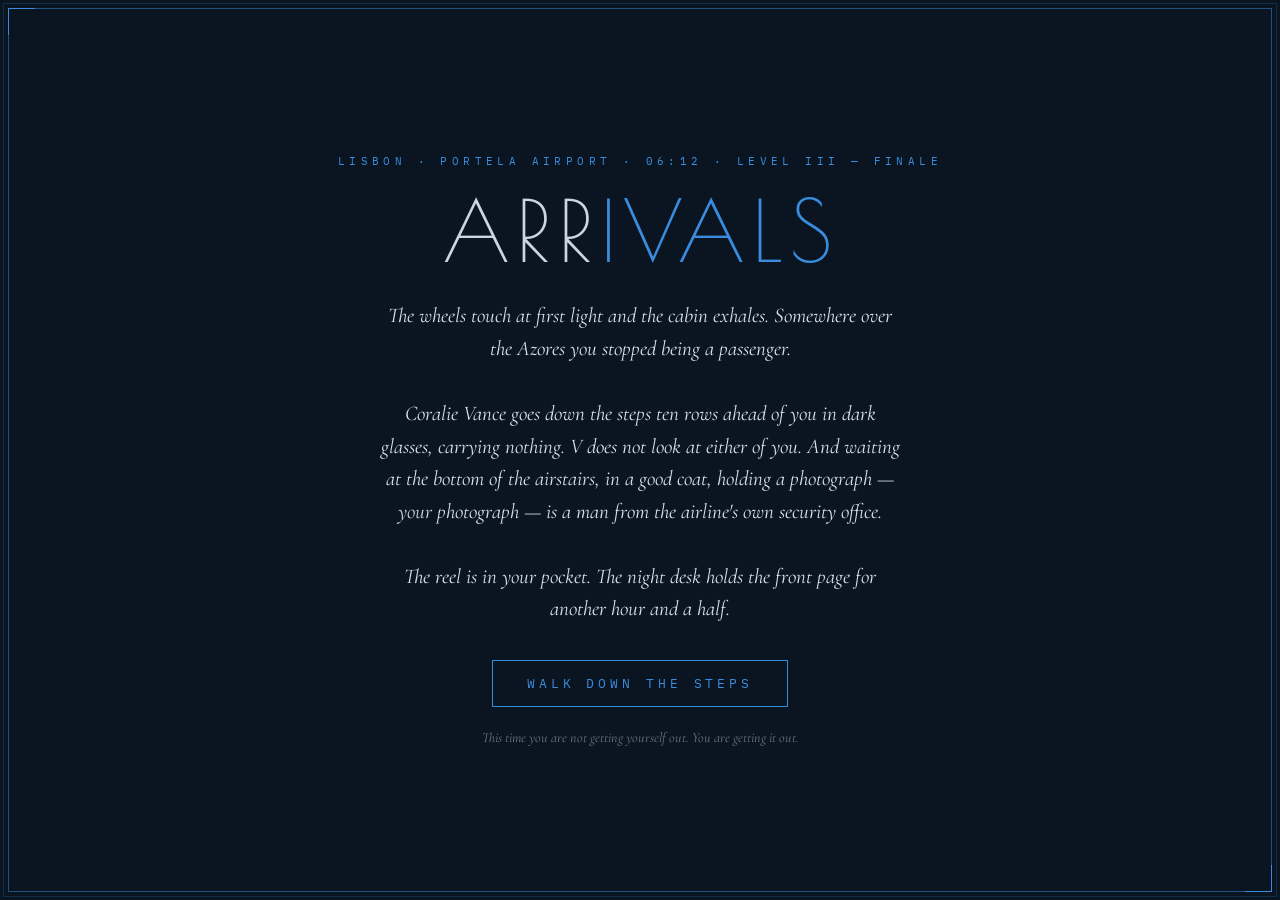
<file: games/redeye-3-arrivals.html>
<!DOCTYPE html>
<html lang="en">
<head>
<meta charset="UTF-8">
<meta name="viewport" content="width=device-width, initial-scale=1.0">
<!-- PWA + share preview · Northbound House -->
<meta name="theme-color" content="#070c13">
<link rel="icon" href="/favicon.svg" type="image/svg+xml">
<link rel="icon" href="/icons/favicon-32.png" sizes="32x32" type="image/png">
<link rel="apple-touch-icon" href="/icons/apple-touch-icon.png">
<link rel="manifest" href="/manifest.webmanifest">
<meta name="apple-mobile-web-app-capable" content="yes">
<meta name="mobile-web-app-capable" content="yes">
<meta name="apple-mobile-web-app-status-bar-style" content="black-translucent">
<meta name="apple-mobile-web-app-title" content="The Key Room">
<meta property="og:type" content="website">
<meta property="og:site_name" content="The Key Room">
<meta property="og:title" content="The Key Room — escape adventures by Northbound House">
<meta property="og:description" content="Browser escape rooms, played in order and earned in order. Solve one to earn the key to the next.">
<meta property="og:image" content="https://keyroom.northboundhouse.com/icons/og-card.png">
<meta property="og:image:width" content="1200">
<meta property="og:image:height" content="1200">
<meta property="og:url" content="https://keyroom.northboundhouse.com/">
<meta name="twitter:card" content="summary_large_image">
<meta name="twitter:title" content="The Key Room">
<meta name="twitter:description" content="Browser escape rooms by Northbound House. Solve one to earn the key to the next.">
<meta name="twitter:image" content="https://keyroom.northboundhouse.com/icons/og-card.png">
<script src="/assets/pwa.js" defer></script>

<title>Arrivals — The Red-Eye, Chapter III</title>
<link rel="preconnect" href="https://fonts.googleapis.com">
<link href="https://fonts.googleapis.com/css2?family=Poiret+One&family=Cormorant+Garamond:ital,wght@0,400;0,500;0,600;1,400&family=IBM+Plex+Mono:wght@400;500&display=swap" rel="stylesheet">
<link rel="stylesheet" href="../assets/theme.css">
<link rel="stylesheet" href="../assets/palette-redeye.css">
<link rel="stylesheet" href="../assets/redeye-components.css">
<style>
/* ---- Chapter III components only ---- */

/* wall of world clocks */
.clockwall{
  display:grid;grid-template-columns:repeat(5,1fr);gap:8px;margin:14px 0;
}
.clock{
  background:var(--input-bg);border:1px solid var(--accent-ghost);padding:10px 4px;
}
.clock .city{
  font-family:'IBM Plex Mono',monospace;font-size:9px;letter-spacing:.14em;
  text-transform:uppercase;color:var(--accent);
}
.clock .time{
  font-family:'IBM Plex Mono',monospace;font-size:17px;color:var(--text);margin-top:5px;
}
.clock.here{border-color:var(--accent);background:var(--accent-wash)}

/* customs seizure tag */
.tag{
  background:#d9c98f;color:var(--ink);font-family:'IBM Plex Mono',monospace;
  font-size:13px;line-height:1.8;padding:14px 12px;margin:14px 0;
  transform:rotate(-1.4deg);box-shadow:0 2px 8px rgba(0,0,0,.45);
  border-left:6px solid #8d2f3f;
}

/* zone nav */
#floornav{
  position:fixed;left:0;right:0;bottom:84px;z-index:31;display:none;
  justify-content:center;gap:8px;
}
#floornav.on{display:flex}
.fl-btn{
  background:var(--surface-soft);border:1px solid var(--accent-soft);color:var(--text);
  font-family:'IBM Plex Mono',monospace;font-size:10px;letter-spacing:.15em;
  text-transform:uppercase;padding:8px 14px;transition:all .2s;
}
.fl-btn.cur{background:var(--accent);color:var(--night);border-color:var(--accent)}
.fl-btn:disabled{opacity:.35;cursor:not-allowed}
.fl-btn:not(:disabled):not(.cur):hover{border-color:var(--accent)}
.zone{display:none}
.zone.on{display:block}

@media (max-width:600px){ #floornav{bottom:92px} }
@media (max-width:480px){ .clockwall{grid-template-columns:repeat(3,1fr)} }
</style>
</head>
<body class="chapter">

<div class="deco-frame" aria-hidden="true"></div>

<!-- INTRO -->
<div class="screen active" id="intro">
  <div class="eyebrow">Lisbon · Portela Airport · 06:12 · Level III — Finale</div>
  <h1>ARR<span class="num">IVALS</span></h1>
  <p class="intro-story">The wheels touch at first light and the cabin exhales. Somewhere over the Azores you stopped being a passenger.<br><br>Coralie Vance goes down the steps ten rows ahead of you in dark glasses, carrying nothing. V does not look at either of you. And waiting at the bottom of the airstairs, in a good coat, holding a photograph — <em>your</em> photograph — is a man from the airline's own security office.<br><br>The reel is in your pocket. The night desk holds the front page for another hour and a half.</p>
  <button class="btn" id="start-btn">Walk down the steps</button>
  <p style="margin-top:22px;font-size:14px;opacity:.5;font-style:italic">This time you are not getting yourself out. You are getting it out.</p>
</div>

<!-- HUD -->
<div id="hud">
  <div id="timer">30:00</div>
  <div class="title-sm">ARRIVALS</div>
  <div class="hud-right">
    <button class="icon-btn" id="sound-btn" title="Toggle sound" aria-label="Toggle sound">♪</button>
  </div>
</div>

<!-- ROOM -->
<div id="room-wrap">
  <div id="room">
  <svg viewBox="0 0 800 500" role="img" aria-label="Lisbon airport arrivals at dawn">
    <defs>
      <radialGradient id="hall" cx="50%" cy="28%" r="88%">
        <stop offset="0%" stop-color="#1a3048"/><stop offset="100%" stop-color="#080f18"/>
      </radialGradient>
      <linearGradient id="dawnsky" x1="0" y1="1" x2="0" y2="0">
        <stop offset="0%" stop-color="#c98a5a"/><stop offset="45%" stop-color="#4a5f7e"/>
        <stop offset="100%" stop-color="#132339"/>
      </linearGradient>
    </defs>

    <!-- ============ ZONE 1 — PASSPORT HALL ============ -->
    <g id="zone-1" class="zone on">
      <rect x="0" y="0" width="800" height="392" fill="url(#hall)"/>
      <rect x="0" y="392" width="800" height="108" fill="#26303a"/>
      <line x1="0" y1="392" x2="800" y2="392" stroke="#c69a6b" stroke-width="1" opacity=".3"/>

      <!-- clock wall -->
      <g id="hs-clocks" class="hotspot" tabindex="0" role="button" aria-label="Wall of world clocks">
        <rect x="248" y="44" width="304" height="86" fill="#101c28" stroke="#3a8dde" stroke-width="2"/>
        <g>
          <circle cx="292" cy="88" r="22" fill="#efe7d6"/><circle cx="350" cy="88" r="22" fill="#efe7d6"/>
          <circle cx="408" cy="88" r="22" fill="#efe7d6"/><circle cx="466" cy="88" r="22" fill="#efe7d6"/>
          <circle cx="512" cy="88" r="22" fill="#efe7d6"/>
        </g>
        <g stroke="#141b24" stroke-width="2">
          <line x1="292" y1="88" x2="292" y2="74"/><line x1="292" y1="88" x2="302" y2="92"/>
          <line x1="350" y1="88" x2="350" y2="74"/><line x1="350" y1="88" x2="360" y2="92"/>
          <line x1="408" y1="88" x2="408" y2="74"/><line x1="408" y1="88" x2="418" y2="92"/>
          <line x1="466" y1="88" x2="466" y2="74"/><line x1="466" y1="88" x2="476" y2="92"/>
          <line x1="512" y1="88" x2="512" y2="74"/><line x1="512" y1="88" x2="522" y2="92"/>
        </g>
        <text x="400" y="124" text-anchor="middle" font-family="'IBM Plex Mono',monospace" font-size="9" fill="#3a8dde" letter-spacing="3">WORLD TIME</text>
      </g>

      <!-- passport booths -->
      <g id="hs-queue" class="hotspot" tabindex="0" role="button" aria-label="Passport control queue">
        <rect x="80" y="230" width="150" height="96" fill="#22384c" stroke="#c69a6b" stroke-width="1.5"/>
        <rect x="96" y="248" width="118" height="40" fill="#0f1c28"/>
        <rect x="80" y="326" width="150" height="12" fill="#1a2a38"/>
        <circle cx="120" cy="360" r="12" fill="#3a5b78"/><circle cx="156" cy="362" r="12" fill="#3a5b78"/>
        <circle cx="192" cy="360" r="12" fill="#3a5b78"/>
        <text x="155" y="272" text-anchor="middle" font-family="'IBM Plex Mono',monospace" font-size="10" fill="#5ec48c">PASSAPORTES</text>
      </g>

      <!-- Halloran -->
      <g id="hs-halloran" class="hotspot" tabindex="0" role="button" aria-label="A man from the airline's security office">
        <circle cx="620" cy="252" r="20" fill="#2c3d50"/>
        <path d="M594 356 q26 -70 52 0 z" fill="#1d2b3a"/>
        <rect x="612" y="290" width="16" height="20" fill="#8d2f3f"/>
        <rect x="646" y="300" width="26" height="18" fill="#efe7d6" transform="rotate(8 659 309)"/>
      </g>

      <!-- crew door -->
      <g id="hs-crewdoor" class="hotspot" tabindex="0" role="button" aria-label="Crew door with a four-digit lock">
        <rect x="700" y="150" width="84" height="212" rx="4" fill="#1d3348" stroke="#3a8dde" stroke-width="2"/>
        <rect x="712" y="168" width="60" height="96" fill="none" stroke="#c69a6b" stroke-width="1.2"/>
        <rect x="722" y="300" width="40" height="18" fill="#0a0e12" stroke="#c69a6b" stroke-width="1.4"/>
        <text x="742" y="313" text-anchor="middle" font-family="'IBM Plex Mono',monospace" font-size="9" fill="#c69a6b">▢▢▢▢</text>
        <text x="742" y="142" text-anchor="middle" font-family="'IBM Plex Mono',monospace" font-size="9" fill="#3a8dde">TRIPULAÇÃO</text>
      </g>
    </g>

    <!-- ============ ZONE 2 — CUSTOMS HALL ============ -->
    <g id="zone-2" class="zone">
      <rect x="0" y="0" width="800" height="392" fill="url(#hall)"/>
      <rect x="0" y="392" width="800" height="108" fill="#26303a"/>

      <!-- inspection table -->
      <g id="hs-inspection" class="hotspot" tabindex="0" role="button" aria-label="Customs inspection table">
        <rect x="220" y="250" width="300" height="18" fill="#4a3a24"/>
        <rect x="238" y="268" width="264" height="70" fill="#33281a"/>
        <rect x="270" y="222" width="60" height="28" rx="4" fill="#5a6570"/>
        <rect x="360" y="228" width="80" height="22" fill="#6E2B2B"/>
        <text x="370" y="212" font-family="'IBM Plex Mono',monospace" font-size="9" fill="#3a8dde">ALFÂNDEGA</text>
      </g>

      <!-- seizure ledger -->
      <g id="hs-ledger" class="hotspot" tabindex="0" role="button" aria-label="Customs seizure ledger on the officer's desk">
        <rect x="66" y="266" width="150" height="16" fill="#4a3a24"/>
        <rect x="80" y="282" width="122" height="60" fill="#33281a"/>
        <rect x="92" y="240" width="96" height="28" fill="#6E2B2B" transform="rotate(-3 140 254)"/>
        <rect x="98" y="245" width="84" height="19" fill="#efe7d6" transform="rotate(-3 140 254)"/>
      </g>

      <!-- bonded cage -->
      <g id="hs-cage" class="hotspot" tabindex="0" role="button" aria-label="Bonded store cage with a four-letter lock">
        <rect x="580" y="150" width="180" height="212" fill="#101c28" stroke="#c69a6b" stroke-width="2"/>
        <g stroke="#43566a" stroke-width="3">
          <line x1="610" y1="150" x2="610" y2="362"/><line x1="640" y1="150" x2="640" y2="362"/>
          <line x1="670" y1="150" x2="670" y2="362"/><line x1="700" y1="150" x2="700" y2="362"/>
          <line x1="730" y1="150" x2="730" y2="362"/>
          <line x1="580" y1="210" x2="760" y2="210"/><line x1="580" y1="280" x2="760" y2="280"/>
        </g>
        <rect x="636" y="296" width="58" height="22" fill="#0a0e12" stroke="#c69a6b" stroke-width="1.4"/>
        <text x="665" y="312" text-anchor="middle" font-family="'IBM Plex Mono',monospace" font-size="10" fill="#c69a6b">✳ ✳ ✳ ✳</text>
        <text x="670" y="140" text-anchor="middle" font-family="'IBM Plex Mono',monospace" font-size="9" fill="#c69a6b">DEPÓSITO</text>
      </g>

      <!-- Coralie -->
      <g id="hs-coralie" class="hotspot" tabindex="0" role="button" aria-label="Coralie Vance waiting by the barrier">
        <circle cx="120" cy="176" r="18" fill="#c9a08a"/>
        <path d="M98 254 q22 -60 44 0 z" fill="#8d2f3f"/>
        <rect x="112" y="168" width="16" height="7" fill="#141b24"/>
      </g>
    </g>

    <!-- ============ ZONE 3 — THE APRON ============ -->
    <g id="zone-3" class="zone">
      <rect x="0" y="0" width="800" height="250" fill="url(#dawnsky)"/>
      <rect x="0" y="250" width="800" height="250" fill="#1e2731"/>
      <line x1="0" y1="250" x2="800" y2="250" stroke="#3d4a58" stroke-width="2"/>
      <!-- distant aircraft -->
      <g fill="#141d27" opacity=".85">
        <ellipse cx="180" cy="238" rx="90" ry="10"/>
        <path d="M140 236 l-38 -24 7 -2 48 20 z"/>
        <rect x="216" y="216" width="4" height="20"/>
      </g>
      <!-- runway lights -->
      <g fill="#ffd47a"><circle cx="60" cy="300" r="3"/><circle cx="180" cy="312" r="3"/><circle cx="300" cy="324" r="3"/></g>

      <!-- press gate -->
      <g id="hs-gate" class="hotspot" tabindex="0" role="button" aria-label="The press gate">
        <rect x="600" y="180" width="14" height="180" fill="#43566a"/>
        <rect x="760" y="180" width="14" height="180" fill="#43566a"/>
        <rect x="600" y="180" width="174" height="10" fill="#43566a"/>
        <g stroke="#43566a" stroke-width="2">
          <line x1="632" y1="190" x2="632" y2="360"/><line x1="664" y1="190" x2="664" y2="360"/>
          <line x1="696" y1="190" x2="696" y2="360"/><line x1="728" y1="190" x2="728" y2="360"/>
        </g>
      </g>

      <!-- the courier -->
      <g id="hs-courier" class="hotspot" tabindex="0" role="button" aria-label="The night desk's courier">
        <circle cx="480" cy="262" r="19" fill="#c9a08a"/>
        <path d="M456 360 q24 -72 48 0 z" fill="#2c3d50"/>
        <rect x="500" y="300" width="30" height="22" fill="#efe7d6" transform="rotate(-6 515 311)"/>
        <rect x="470" y="248" width="20" height="8" fill="#33281a"/>
      </g>

      <!-- Halloran, closing -->
      <g id="hs-halloran3" class="hotspot" tabindex="0" role="button" aria-label="The security man, closing the distance">
        <circle cx="250" cy="272" r="19" fill="#2c3d50"/>
        <path d="M226 368 q24 -70 48 0 z" fill="#1d2b3a"/>
        <rect x="242" y="308" width="16" height="20" fill="#8d2f3f"/>
      </g>
    </g>
  </svg>
  </div>
</div>

<!-- ZONE NAV -->
<div id="floornav">
  <button class="fl-btn cur" id="fl1">Passports</button>
  <button class="fl-btn" id="fl2" disabled>Customs</button>
  <button class="fl-btn" id="fl3" disabled>The apron</button>
</div>

<!-- INVENTORY -->
<div id="inventory"></div>

<!-- MODAL -->
<div id="modal-veil">
  <div id="modal" role="dialog" aria-modal="true">
    <h2 id="m-title"></h2>
    <div class="body" id="m-body"></div>
    <div id="m-extra"></div>
    <div class="feedback" id="m-feedback"></div>
    <div class="modal-actions" id="m-actions"></div>
    <div id="m-hintzone"></div>
  </div>
</div>

<!-- VICTORY -->
<div class="screen" id="victory">
  <div class="eyebrow">Lisbon · 07:39 · one minute inside the deadline</div>
  <h1>FRONT <span class="num">PAGE</span></h1>
  <p class="intro-story" id="victory-story"></p>
  <div class="stats">
    <div class="stat"><div class="v" id="stat-time">—</div><div class="l">Time</div></div>
    <div class="stat"><div class="v" id="stat-hints">0</div><div class="l">Hints</div></div>
    <div class="stat"><div class="v" id="stat-rank">—</div><div class="l">Rating</div></div>
  </div>
  <div class="victory-actions">
    <a class="btn" href="../index.html">Return to Home Screen</a>
    <button class="btn ghost" onclick="location.reload()">Play Again</button>
  </div>
  <div class="series-note">— End of The Red-Eye —</div>
</div>

<script src="../assets/engine.js"></script>
<script src="../assets/redeye.js"></script>
<script>
/* ================= STATE ================= */
const S = {
  started:false, t:30*60, timerId:null, overtime:false,
  hintsUsed:0,
  zone:1,
  inv:{},
  flags:{ clocks:false, crewdoor:false, seized:false, ledger:false,
          cage:false, sawCoralie:false, decoded:false, handedOver:false },
  hintLevel:{},
  soundOn:false, audioCtx:null, noiseGain:null,
  soundLowpass:260, soundGainUp:3.0,   /* concourse murmur */
};

const HINT_LABELS = { first:'Ask at the currency window', again:'Ask again — quietly' };

const BEATS = {
  [20*60]:'Somewhere behind you a hand radio crackles in English, which nobody in this building speaks.',
  [10*60]:'The security man has stopped pretending to read his newspaper.',
  [4*60]:'A telephone rings at the currency window and the clerk looks straight at you while he answers it.'
};
function onOvertime(){
  toast('Lisbon has missed the edition. The desk will run it tomorrow — if there is still a reel tomorrow. Keep moving.');
}

/* ---- the courier's challenge (Roscoe's cipher, from redeye.js) ---- */
const CHALLENGE = 'PTTL';
const ANSWER = cipherDecode(CHALLENGE);      /* -> LAMP */

/* ================= ZONES ================= */
function goZone(n){
  S.zone = n;
  [1,2,3].forEach(i => {
    document.getElementById('zone-'+i).classList.toggle('on', i===n);
    document.getElementById('fl'+i).classList.toggle('cur', i===n);
  });
}
document.getElementById('fl1').addEventListener('click',()=>goZone(1));
document.getElementById('fl2').addEventListener('click',()=>goZone(2));
document.getElementById('fl3').addEventListener('click',()=>goZone(3));
function unlockZones(){
  document.getElementById('fl2').disabled = false;
  document.getElementById('fl3').disabled = false;
}

/* ================= INVENTORY ================= */
function inspectItem(k){
  if (k === 'vnote'){
    openModal({
      title:"V's Note",
      body:'Pressed into your hand on the airstairs, already folded to the size of a stamp:',
      extra:'<div class="paper">"The desk holds the front page until <span class="mono">02:40, New York time</span>. The crew door takes that hour — but in <em>ours</em>, not theirs. Read the wall.<br><br>And when they take the canister: <em>let them.</em> A bonded cage has a lock. A customs officer has a memory. — V"</div>',
      actions:[closeBtn()]
    });
    return;
  }
  if (k === 'reel'){
    openModal({
      title:'The Reel',
      body:'Thirty-six frames of a ledger that Meridian Airways would spend a great deal of money to keep in a safe in Long Island City.',
      extra:'<div class="paper straight"><span class="mono">MERIDIAN AIR — CORPORATE<br>REEL 3 · DO NOT DEVELOP</span></div>',
      actions:[closeBtn()]
    });
    return;
  }
  if (k === 'letters'){
    openModal({
      title:'The Love Letters',
      body:'Four numbers, in every letter, for twenty-two months. The most patient thing anyone has ever done for anyone.',
      extra:keyStripHTML('the key — 4, 19, 7, 22, repeating'),
      actions:[closeBtn()]
    });
    return;
  }
  if (k === 'cipher'){
    openModal({
      title:"Roscoe's Cipher Card",
      body:'Add the key to send. Subtract it to read. The key is hers.',
      extra:keyStripHTML('A=1 … Z=26 · wrap past Z back to A') + cipherTableHTML(),
      actions:[closeBtn()]
    });
    return;
  }
  if (k === 'tag'){
    openModal({
      title:'Seizure Tag',
      body:'The carbon copy the officer tore off and handed you without looking up:',
      extra:'<div class="tag">ALFÂNDEGA DE LISBOA<br>ARTIGO RETIDO / ITEM DETAINED<br>1 × CANISTER, CINE<br><br>DEPÓSITO — <b>BAY 3</b></div>',
      actions:[closeBtn()],
      puzzleId:'cage'
    });
    return;
  }
}

/* ================= ZONE 1 — PASSPORT HALL ================= */

bindHotspot('hs-clocks', () => {
  S.flags.clocks = true;
  const rows = [
    ['New York','01:12',false],['Lisbon','06:12',true],['Rome','07:12',false],
    ['Dakar','06:12',false],['Cairo','08:12',false]
  ];
  let wall = '<div class="clockwall">';
  rows.forEach(r => {
    wall += '<div class="clock'+(r[2]?' here':'')+'"><div class="city">'+r[0]+'</div><div class="time">'+r[1]+'</div></div>';
  });
  wall += '</div>';
  openModal({
    title:'The Wall of Clocks',
    body:'Five faces in a row above the passport booths, each with a brass city plate. The whole building runs on them.',
    extra: wall + '<div style="font-style:italic;opacity:.75;font-size:14px">Lisbon is the one you are standing in.</div>',
    actions:[closeBtn()],
    puzzleId:'crewdoor'
  });
});

bindHotspot('hs-queue', () => {
  openModal({
    title:'Passport Control',
    body:'Three booths, one open. The queue shuffles. Ten places ahead, a woman in dark glasses hands over a passport in a name that is not the one on her films, and the officer stamps it without a second glance.<br><br>She does not look back at you. That is the arrangement.',
    actions:[closeBtn()]
  });
});

bindHotspot('hs-halloran', () => {
  openModal({
    title:'The Man in the Good Coat',
    body:'He is not police, and he is not pretending to be. Airline security: a company man with a company problem.<br><br>He has your photograph — a bad one, taken through glass at Idlewild — and he is working the hall in a slow, patient sweep. He has not matched it to your face yet.<br><br><em>Yet.</em>',
    actions:[closeBtn()]
  });
});

bindHotspot('hs-crewdoor', () => {
  if (S.flags.crewdoor){ goZone(2); return; }
  const row = codeRow(4);
  const submit = actionBtn('Try the lock', () => {
    if (readCode(row) === '0740'){
      S.flags.crewdoor = true;
      unlockZones();
      feedback('The bolt clacks back. Nobody turns around.',true);
      setTimeout(() => { closeModal(); goZone(2);
        openModal({
          title:'Customs',
          body:'Through the crew door and down a corridor that smells of coffee and hot rubber — into the customs hall, where every bag off 077 is being opened on a long steel table.<br><br>You have perhaps two minutes before somebody asks who you are.',
          actions:[closeBtn()]
        });
      }, 900);
    } else {
      feedback('The lock does not care what time it is where you came from.',false);
    }
  });
  openModal({
    title:'The Crew Door',
    body:'Unmarked, four digits, and the only way into the customs hall that does not pass the man in the good coat.<br><br>V\'s note gave you an hour — <em>in New York.</em> The lock wants it in Lisbon.',
    actions:[submit, closeBtn()],
    puzzleId:'crewdoor',
    onOpen:() => mountCode(row)
  });
});

/* ================= ZONE 2 — CUSTOMS HALL ================= */

bindHotspot('hs-inspection', () => {
  if (!S.flags.seized){
    S.flags.seized = true;
    removeItem('reel');
    addItem('tag','🏷','Seizure tag');
    openModal({
      title:'The Inspection Table',
      body:'The officer works without hurry. Coat. Shoes. Pockets.<br><br>The canister comes out and he turns it over once, reads <em>DO NOT DEVELOP</em>, and sets it in a tray — undeveloped film is a customs matter in every country on earth. He writes a tag, tears off the carbon, and hands you the copy without ever looking at your face.<br><br><em>Let them,</em> V said. So you let them.',
      extra:'<div class="tag">ALFÂNDEGA DE LISBOA<br>ARTIGO RETIDO / ITEM DETAINED<br>1 × CANISTER, CINE<br><br>DEPÓSITO — <b>BAY 3</b></div>',
      actions:[closeBtn('Take the carbon')],
      puzzleId:'cage'
    });
  } else {
    openModal({title:'The Inspection Table',body:'The next passenger\'s suitcase is open on the steel. Yours is finished with.',actions:[closeBtn()]});
  }
});

bindHotspot('hs-ledger', () => {
  S.flags.ledger = true;
  openModal({
    title:'The Seizure Ledger',
    body:'On the officer\'s desk, open, because nobody in this building imagines a passenger would read it. Every detained item, and where in the bonded store it goes:',
    extra:'<div class="paper straight"><span class="mono">DEPÓSITO — DISPOSIÇÃO<br><br>'
      +'BAY 1 &nbsp;·&nbsp; TEXT &nbsp; (livros, papéis)<br>'
      +'BAY 2 &nbsp;·&nbsp; COIN &nbsp; (moeda, ouro)<br>'
      +'BAY 3 &nbsp;·&nbsp; FILM &nbsp; (película)<br>'
      +'BAY 4 &nbsp;·&nbsp; ARMS &nbsp; (armas)</span><br><br>'
      +'<em>pencil, in the margin:</em> "A fechadura é a categoria." — <span class="mono">the lock is the category</span></div>',
    actions:[closeBtn()],
    puzzleId:'cage'
  });
});

bindHotspot('hs-cage', () => {
  if (S.flags.cage){
    openModal({title:'The Bonded Store',body:'Bay 3 is empty now, and the wire door is swinging very slightly.',actions:[closeBtn()]});
    return;
  }
  if (!S.flags.seized){
    openModal({
      title:'The Bonded Store',
      body:'A wire cage of shelves and numbered bays, everything the hall has taken today tagged and filed. Four brass letter-wheels on the door.<br><br>Nothing of yours is in there. <em>Yet.</em>',
      actions:[closeBtn()]
    });
    return;
  }
  const row = codeRow(4,'alpha');
  const submit = actionBtn('Try the letters', () => {
    if (readCode(row) === 'FILM'){
      S.flags.cage = true;
      removeItem('tag');
      addItem('reel','🎞','The reel');
      feedback('The wheels line up and the wire door gives.',true);
      setTimeout(() => openModal({
        title:'Bay 3',
        body:'Two confiscated cameras, a box of Spanish cigars, and one steel canister with a carbon tag through its handle.<br><br>You take the reel and leave the tag hanging on the empty shelf, because a bay that looks emptied is noticed and a bay that looks filed is not.',
        actions:[closeBtn('Pocket it and go')]
      }), 700);
    } else {
      feedback('The wheels spin loose. That is not what they filed it under.',false);
    }
  });
  openModal({
    title:'The Bonded Store',
    body:'Four brass letter-wheels. The ledger said the lock <em>is</em> the category — and your carbon says which bay they put it in.',
    actions:[submit, closeBtn()],
    puzzleId:'cage',
    onOpen:() => mountCode(row)
  });
});

bindHotspot('hs-coralie', () => {
  S.flags.sawCoralie = true;
  openModal({
    title:'Coralie Vance',
    body:'She is standing at the barrier with her glasses pushed up into her hair, and without them she looks exactly her age and nothing like her photographs.<br><br><em>"He posted it to me a frame at a time for two years,"</em> she says, to the middle distance. <em>"Do you know what that is? That is a man writing to you every week for two years about nothing but numbers, and me reading every one of them like it was a love letter. And it was. It was the most romantic thing anyone has ever done and I couldn\'t tell a living soul."</em><br><br>She puts the glasses back down.<br><br><em>"Get it out. Then let them look at me instead. I am extremely good at being looked at."</em>',
    actions:[closeBtn()]
  });
});

/* ================= ZONE 3 — THE APRON ================= */

bindHotspot('hs-gate', () => {
  openModal({
    title:'The Press Gate',
    body:'A wire gate at the edge of the apron where the newspapers send boys to meet the mail flights. Beyond it, Lisbon is going grey-gold and a scooter is idling with its lamp still on.',
    actions:[closeBtn()]
  });
});

bindHotspot('hs-halloran3', () => {
  openModal({
    title:'Closing',
    body: S.flags.handedOver
      ? 'He has seen you now — properly, photograph-to-face — and he is walking. Not running. Men in good coats never run.'
      : 'He came through the crew door ninety seconds after you did. He is at the far end of the apron, and he is looking at every face except the one at the gate.<br><br>Whatever happens next, it happens in about four minutes.',
    actions:[closeBtn()]
  });
});

bindHotspot('hs-courier', () => {
  if (S.flags.handedOver){ finale(); return; }
  if (!S.inv.reel){
    openModal({
      title:'The Courier',
      body:'A boy of maybe nineteen with ink on his fingers and a scooter behind him. He looks at your empty hands and shrugs.<br><br><em>"Sem filme, sem história."</em> No film, no story.',
      actions:[closeBtn()],
      puzzleId:'courier'
    });
    return;
  }
  const input = document.createElement('input');
  input.className = 'word-input'; input.maxLength = 8; input.placeholder = 'THE WORD';
  input.addEventListener('input', () => { input.value = input.value.replace(/[^a-zA-Z]/g,'').toUpperCase(); });

  const submit = actionBtn('Say it', () => {
    if (input.value === ANSWER){
      S.flags.handedOver = true;
      S.flags.decoded = true;
      feedback('He grins, and puts out his hand for the canister.',true);
      setTimeout(finale, 900);
    } else if (input.value === CHALLENGE){
      feedback('He shakes his head. "Isso é o que eu disse." That is what I said — not what you answer.',false);
    } else {
      feedback('He does not move. Whoever sent you would know the word.',false);
    }
  });

  openModal({
    title:'The Courier',
    body:'He does not ask your name. He takes a slip of newsprint from his sleeve, holds it where only you can see it, and waits.<br><br><em>"Disseram-me que sabia responder."</em> — They told me you would know the answer.',
    extra:'<div class="telex"><span class="dim">DESK LIS — CHALLENGE</span><br><span class="grp">'+CHALLENGE+'</span></div>'
      + keyStripHTML('subtract the key · A=1 … Z=26')
      + cipherTableHTML(),
    actions:[submit, closeBtn()],
    puzzleId:'courier',
    onOpen:() => { document.getElementById('m-extra').appendChild(input); input.focus(); }
  });
});

/* ---- the last choice ---- */
function finale(){
  openModal({
    title:'The Last Thing',
    body:'The reel goes into his jacket. The scooter coughs, catches, and is gone through the wire before the man in the good coat has covered half the apron.<br><br>Which leaves you, and Coralie at the barrier forty feet away, and a security man who now has to choose which of you to follow.<br><br>He will follow whoever moves.',
    actions:[
      actionBtn('Walk toward him', () => { win(); }),
      actionBtn('Stand still', () => {
        feedback('Standing still just means he picks — and he will pick her. She is the one worth a headline.',false);
      })
    ]
  });
}

/* ================= HINTS ================= */
const HINTS = {
  crewdoor:[
    'The clerk at the currency window, counting escudos twice: <em>"Everything in this building runs on two clocks. The one on the wall, and the one back home."</em>',
    '<em>"Your note gives you an hour in New York. The wall gives you New York and Lisbon together. The lock wants it in ours."</em>',
    '<em>"New York reads 01:12; we read 06:12. Five hours. So 02:40 there is 07:40 here — zero-seven-four-zero."</em>'
  ],
  cage:[
    '<em>"Nothing is ever lost in this building. It is only filed."</em>',
    '<em>"Your carbon has a bay number on it. The ledger on the officer\'s desk says what each bay is for — and the margin says the lock is the category."</em>',
    '<em>"Bay three is film. Four letters: F-I-L-M."</em>'
  ],
  courier:[
    '<em>"He will not take a word from anybody who simply says it. He wants one that proves who sent you."</em>',
    '<em>"That slip is in Roscoe\'s hand — same key, same table. He has given you the cipher; give him back the clear."</em>',
    '<em>"P minus 4 is L, T minus 19 is A. The word is LAMP — which is, as it happens, what she wears on her collar."</em>'
  ]
};

/* ================= WIN ================= */
function win(){
  document.getElementById('victory-story').innerHTML =
    'You walk toward the man in the good coat, and you make it easy for him.<br><br>'
    + 'He is polite about it. There is an office, and a telephone call to New York, and four hours of questions from a lawyer who keeps explaining that you are not under arrest, which is the sort of thing people only say when they wish you were. They take your letters. They take your passport. They find no film, because there is no film, because a nineteen-year-old on a scooter put it on a night desk at 07:39 — one minute inside the deadline.<br><br>'
    + 'By the time they let you go, the afternoon edition is on every kiosk on the Avenida, and Meridian Airways has stopped being a story about a film star.<br><br>'
    + '<em>Coralie Vance walked out of Portela through the front doors, into thirty photographers, wearing the dark glasses and a smile like a knife. Not one of them asked her about a ledger.</em><br><br>'
    + 'V finds you on the steps at dusk with your passport in her hand and the lantern pin on her collar catching the last of the light.<br><br>'
    + '<em>"Twenty-eight years my grandmother ran this out of a chart room on a ship,"</em> she says. <em>"We have never once carried anything for ourselves."</em><br><br>'
    + '<span style="font-family:\'IBM Plex Mono\',monospace;letter-spacing:.25em;color:var(--accent)">PTTL</span>';
  finishChapter(30*60, [
    {maxMinutes:15, maxHints:0, name:'Front Page'},
    {maxMinutes:21, maxHints:2, name:'Night Desk'},
    {maxMinutes:30, name:'Cleared'},
    {name:'Detained'}
  ]);
}

/* ================= START ================= */
document.getElementById('start-btn').addEventListener('click', () => {
  startChapter();
  addItem('reel','🎞','The reel');
  addItem('letters','✉','Love letters');
  addItem('cipher','🗝','Cipher card');
  addItem('vnote','📝',"V's note");
});
renderInv();
</script>
<script src="../assets/easter-eggs.js"></script>
</body>
</html>
</file>
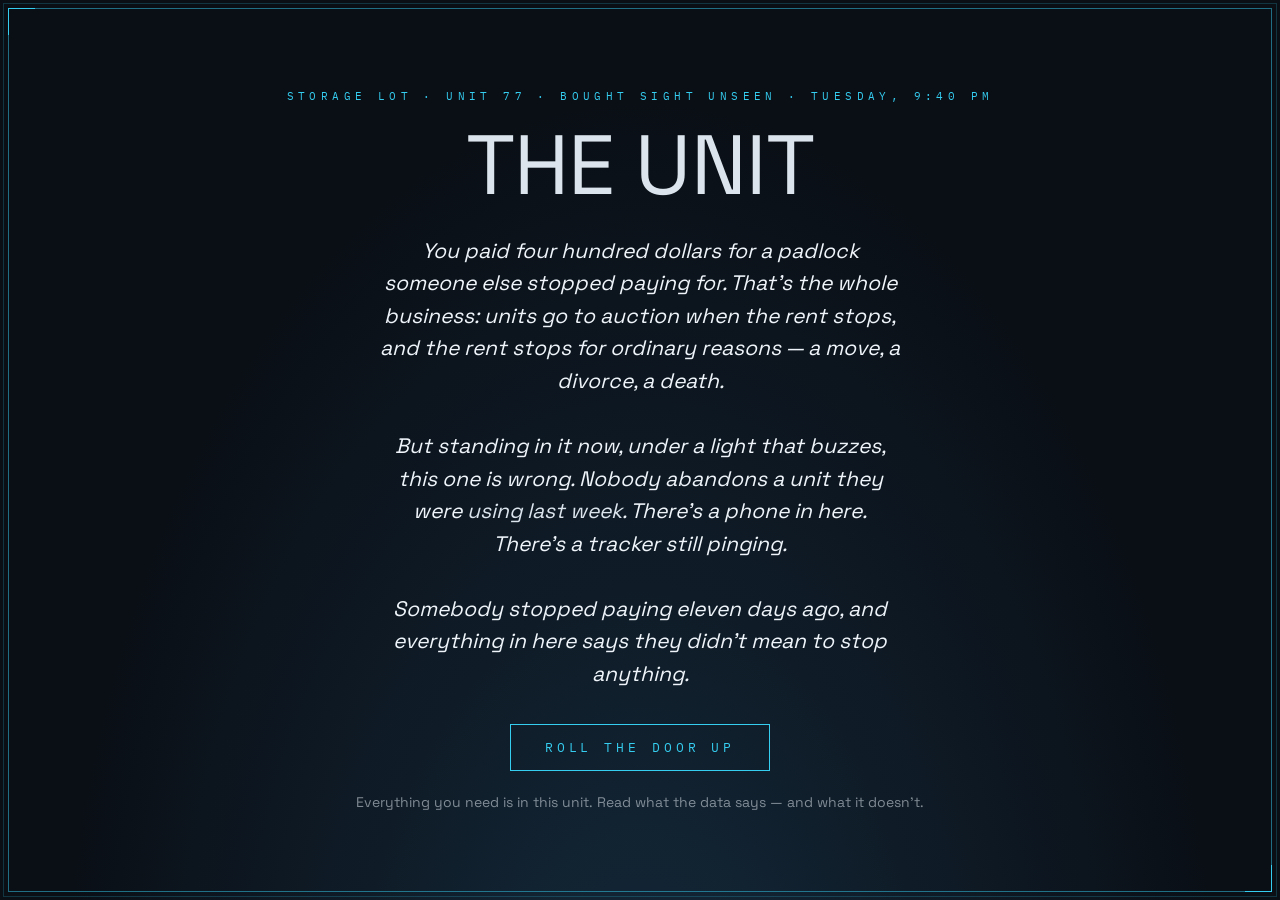
<file: games/theunit-1-the-unit.html>
<!DOCTYPE html>
<html lang="en">
<head>
<meta charset="UTF-8">
<meta name="viewport" content="width=device-width, initial-scale=1.0">
<!-- PWA + share preview · Northbound House -->
<meta name="theme-color" content="#070c13">
<link rel="icon" href="/favicon.svg" type="image/svg+xml">
<link rel="icon" href="/icons/favicon-32.png" sizes="32x32" type="image/png">
<link rel="apple-touch-icon" href="/icons/apple-touch-icon.png">
<link rel="manifest" href="/manifest.webmanifest">
<meta name="apple-mobile-web-app-capable" content="yes">
<meta name="mobile-web-app-capable" content="yes">
<meta name="apple-mobile-web-app-status-bar-style" content="black-translucent">
<meta name="apple-mobile-web-app-title" content="The Key Room">
<meta property="og:type" content="website">
<meta property="og:site_name" content="The Key Room">
<meta property="og:title" content="The Key Room — escape adventures by Northbound House">
<meta property="og:description" content="Browser escape rooms, played in order and earned in order. Solve one to earn the key to the next.">
<meta property="og:image" content="https://keyroom.northboundhouse.com/icons/og-card.png">
<meta property="og:image:width" content="1200">
<meta property="og:image:height" content="1200">
<meta property="og:url" content="https://keyroom.northboundhouse.com/">
<meta name="twitter:card" content="summary_large_image">
<meta name="twitter:title" content="The Key Room">
<meta name="twitter:description" content="Browser escape rooms by Northbound House. Solve one to earn the key to the next.">
<meta name="twitter:image" content="https://keyroom.northboundhouse.com/icons/og-card.png">
<script src="/assets/pwa.js" defer></script>

<title>The Unit — The Unit, Chapter I</title>
<link rel="preconnect" href="https://fonts.googleapis.com">
<link rel="preconnect" href="https://fonts.gstatic.com" crossorigin>
<link href="https://fonts.googleapis.com/css2?family=Space+Grotesk:wght@400;500;700&family=IBM+Plex+Mono:wght@400;500&display=swap" rel="stylesheet">
<link rel="stylesheet" href="../assets/theme.css">
<link rel="stylesheet" href="../assets/palette-theunit.css">
<link rel="stylesheet" href="../assets/theunit-components.css">
<style>
/* ---- Chapter I components only ---- */
#intro{background:radial-gradient(ellipse at 50% 120%, #14293a 0%, var(--night) 64%)}
#victory{background:radial-gradient(ellipse at 50% -20%, #123243 0%, var(--night) 70%)}
/* Present tense runs a little tighter than the serif tenses */
h1{letter-spacing:-.01em}
</style>
</head>
<body class="chapter">

<div class="deco-frame" aria-hidden="true"></div>

<!-- INTRO -->
<div class="screen active" id="intro">
  <div class="eyebrow">Storage lot · Unit 77 · bought sight unseen · Tuesday, 9:40 PM</div>
  <h1>THE UNIT</h1>
  <p class="intro-story">You paid four hundred dollars for a padlock someone else stopped paying for. That's the whole business: units go to auction when the rent stops, and the rent stops for ordinary reasons — a move, a divorce, a death.<br><br>But standing in it now, under a light that buzzes, this one is wrong. Nobody abandons a unit they were <em>using last week</em>. There's a phone in here. There's a tracker still pinging.<br><br>Somebody stopped paying eleven days ago, and everything in here says they didn't mean to stop anything.</p>
  <button class="btn" id="start-btn">Roll the door up</button>
  <p style="margin-top:22px;font-size:14px;opacity:.55">Everything you need is in this unit. Read what the data says — and what it doesn't.</p>
</div>

<!-- HUD -->
<div id="hud">
  <div id="timer">18:00</div>
  <div class="title-sm">UNIT 77</div>
  <div class="hud-right">
    <button class="icon-btn" id="sound-btn" title="Toggle sound" aria-label="Toggle sound">♪</button>
  </div>
</div>

<!-- ROOM -->
<div id="room-wrap">
  <div id="room">
  <svg viewBox="0 0 800 500" role="img" aria-label="Inside a rented storage unit at night">
    <defs>
      <radialGradient id="unitbg" cx="50%" cy="30%" r="88%">
        <stop offset="0%" stop-color="#1c2733"/><stop offset="100%" stop-color="#080d13"/>
      </radialGradient>
      <linearGradient id="doorlight" x1="0" y1="0" x2="0" y2="1">
        <stop offset="0%" stop-color="#35cdf0" stop-opacity="0.20"/>
        <stop offset="100%" stop-color="#35cdf0" stop-opacity="0"/>
      </linearGradient>
    </defs>

    <rect x="0" y="0" width="800" height="392" fill="url(#unitbg)"/>
    <rect x="0" y="392" width="800" height="108" fill="#1a2129"/>
    <!-- concrete seams -->
    <g stroke="#232c36" stroke-width="2" opacity=".8">
      <line x1="0" y1="428" x2="800" y2="428"/><line x1="0" y1="466" x2="800" y2="466"/>
      <line x1="266" y1="392" x2="266" y2="500"/><line x1="534" y1="392" x2="534" y2="500"/>
    </g>
    <!-- corrugated roll-up door, partly up, light spilling under -->
    <rect x="0" y="0" width="800" height="86" fill="#2c3742"/>
    <g stroke="#212a33" stroke-width="3">
      <line x1="0" y1="18" x2="800" y2="18"/><line x1="0" y1="38" x2="800" y2="38"/>
      <line x1="0" y1="58" x2="800" y2="58"/><line x1="0" y1="78" x2="800" y2="78"/>
    </g>
    <rect x="0" y="86" width="800" height="60" fill="url(#doorlight)"/>

    <!-- AUCTION SLIP taped to the door track -->
    <g id="hs-slip" class="hotspot" tabindex="0" role="button" aria-label="The auction slip">
      <rect x="52" y="104" width="96" height="62" fill="#efece4" transform="rotate(-3 100 135)"/>
      <g stroke="#a9a396" stroke-width="1" opacity=".75">
        <line x1="62" y1="122" x2="138" y2="118"/><line x1="62" y1="136" x2="138" y2="132"/>
        <line x1="62" y1="150" x2="120" y2="146"/>
      </g>
      <text x="100" y="112" text-anchor="middle" font-family="'IBM Plex Mono',monospace" font-size="8" fill="#5d574c">UNIT 77</text>
    </g>

    <!-- PAPER MAP taped to the back wall, pins in it -->
    <g id="hs-map" class="hotspot" tabindex="0" role="button" aria-label="A paper map with pins">
      <rect x="300" y="112" width="200" height="132" fill="#e6e2d8" transform="rotate(1 400 178)"/>
      <g stroke="#b9b3a4" stroke-width="1" opacity=".8" transform="rotate(1 400 178)">
        <path d="M312 168 q40 -22 84 -6 t92 -10"/><path d="M312 200 q52 -10 96 6 t80 -2"/>
        <line x1="356" y1="120" x2="356" y2="238"/><line x1="440" y1="120" x2="440" y2="238"/>
      </g>
      <g transform="rotate(1 400 178)">
        <circle cx="352" cy="162" r="4" fill="#e2574c"/><circle cx="404" cy="186" r="4" fill="#e2574c"/>
        <circle cx="452" cy="150" r="4" fill="#e2574c"/><circle cx="430" cy="214" r="4" fill="#e2574c"/>
      </g>
    </g>

    <!-- SHELF with the PHOTO BOX -->
    <g id="hs-photobox" class="hotspot" tabindex="0" role="button" aria-label="A box of printed photographs">
      <rect x="596" y="196" width="164" height="14" fill="#2c3742"/>
      <rect x="616" y="150" width="124" height="46" fill="#3a3327"/>
      <rect x="622" y="156" width="112" height="34" fill="#4a4234"/>
      <g fill="#efece4">
        <rect x="628" y="150" width="26" height="34" transform="rotate(-4 641 167)"/>
        <rect x="660" y="148" width="26" height="34" transform="rotate(3 673 165)"/>
        <rect x="692" y="151" width="26" height="34" transform="rotate(-2 705 168)"/>
      </g>
    </g>

    <!-- FOOTLOCKER with combination padlock (the safe) -->
    <g id="hs-footlocker" class="hotspot" tabindex="0" role="button" aria-label="A footlocker with a combination padlock">
      <rect x="80" y="286" width="180" height="100" rx="6" fill="#2f3a45" stroke="#43505d" stroke-width="2"/>
      <rect x="80" y="316" width="180" height="10" fill="#222b34"/>
      <rect x="152" y="322" width="36" height="26" rx="3" fill="#1b232b" stroke="#35cdf0" stroke-width="1.4"/>
      <text x="170" y="339" text-anchor="middle" font-family="'IBM Plex Mono',monospace" font-size="9" fill="#35cdf0">▢▢▢▢</text>
      <path d="M162 322 v-10 a8 8 0 0 1 16 0 v10" fill="none" stroke="#8fa3b5" stroke-width="3"/>
    </g>

    <!-- WORKBENCH + LAPTOP (the desk) -->
    <g id="hs-laptop" class="hotspot" tabindex="0" role="button" aria-label="Their laptop on the workbench">
      <rect x="470" y="296" width="230" height="12" fill="#3a3327"/>
      <rect x="486" y="308" width="14" height="80" fill="#2f2a20"/>
      <rect x="670" y="308" width="14" height="80" fill="#2f2a20"/>
      <!-- open laptop -->
      <path d="M520 296 l16 -66 h118 l16 66 z" fill="#232c36"/>
      <path d="M534 288 l12 -52 h98 l12 52 z" fill="#0d1620"/>
      <rect x="512" y="296" width="176" height="8" rx="3" fill="#2c3742"/>
      <!-- crest sticker on the lid corner -->
      <g transform="translate(548,244) scale(0.42)" stroke="#35cdf0" stroke-width="2" fill="none" opacity=".85">
        <line x1="8" y1="30" x2="22" y2="16"/><line x1="32" y1="30" x2="18" y2="16"/>
        <rect x="16" y="10" width="8" height="10" rx="1"/>
      </g>
    </g>

    <!-- TRACKER TAG on a keyring, still pinging -->
    <g id="hs-tag" class="hotspot" tabindex="0" role="button" aria-label="A tracker tag on a keyring, still pinging">
      <circle cx="330" cy="352" r="16" fill="#e9e6df"/>
      <circle cx="330" cy="352" r="9" fill="#d7d2c7"/>
      <circle id="tag-led" cx="330" cy="352" r="3.4" fill="#6fe3ff"/>
      <path d="M344 344 a18 18 0 0 1 0 16" fill="none" stroke="#8fa3b5" stroke-width="2"/>
      <circle cx="352" cy="336" r="7" fill="none" stroke="#8fa3b5" stroke-width="2"/>
    </g>

    <!-- BOXES / clutter -->
    <g opacity=".9">
      <rect x="286" y="300" width="86" height="60" fill="#3a3327"/>
      <rect x="286" y="300" width="86" height="10" fill="#4a4234"/>
      <rect x="384" y="316" width="70" height="46" fill="#3a3327"/>
      <rect x="384" y="316" width="70" height="8" fill="#4a4234"/>
    </g>
  </svg>
  </div>
</div>

<!-- INVENTORY -->
<div id="inventory"></div>

<!-- MODAL -->
<div id="modal-veil">
  <div id="modal" role="dialog" aria-modal="true">
    <h2 id="m-title"></h2>
    <div class="body" id="m-body"></div>
    <div id="m-extra"></div>
    <div class="feedback" id="m-feedback"></div>
    <div class="modal-actions" id="m-actions"></div>
    <div id="m-hintzone"></div>
  </div>
</div>

<!-- VICTORY -->
<div class="screen" id="victory">
  <div class="eyebrow">11:58 PM · the trail is eleven days cold and still warm</div>
  <h1>LAST SEEN</h1>
  <p class="intro-story" id="victory-story">You log the last place their data and the daylight agree on, and close the laptop on a stranger you now know better than some of your friends.<br><br>Eleven days. A phone left charging. A tag still calling out every ninety seconds to a network nobody's listening to. And a trail that goes sloppy right at the end — gaps, doubles, timestamps that run backwards — the way a careful person's trail never does.<br><br>You keep telling yourself that's what it is. Carelessness.</p>
  <div class="stats">
    <div class="stat"><div class="v" id="stat-time">—</div><div class="l">Time</div></div>
    <div class="stat"><div class="v" id="stat-hints">0</div><div class="l">Hints</div></div>
    <div class="stat"><div class="v" id="stat-rank">—</div><div class="l">Rating</div></div>
  </div>
  <div class="next-note">
    <div class="nn-label">Remember this — you'll need it to unseal Chapter II</div>
    <div class="nn-code">VC96</div>
    <div class="nn-hint">The plus-code block of the last place that checked out. Return to the home screen and enter it to open <em>Chapter II — The Trail</em>.</div>
  </div>
  <div class="victory-actions">
    <a class="btn" href="../index.html">Continue to Chapter II →</a>
    <button class="btn ghost" onclick="location.reload()">Play Again</button>
  </div>
</div>

<script src="../assets/engine.js"></script>
<script src="../assets/theunit.js"></script>
<script>
/* ================= STATE ================= */
const S = {
  started:false, t:18*60, timerId:null, overtime:false,
  hintsUsed:0,
  inv:{},
  flags:{ slip:false, photos:false, map:false, locker:false, phone:false,
          laptop:false, tag:false },
  hintLevel:{},
  soundOn:false, audioCtx:null, noiseGain:null,
  soundLowpass:320, soundGainUp:2.4,     /* fluorescent buzz + far traffic */
};

const HINT_LABELS = { first:'Ask the assistant', again:'Read their notes-to-self' };

const BEATS = {
  [12*60]:'The tracker chirps again. Ninety seconds, like clockwork, to nobody.',
  [6*60]:'A car turns into the lot, sweeps the row with its headlights, and keeps going.',
  [2*60]:'The lot lights go to half power. The office closes at midnight.'
};
function onOvertime(){
  toast('Midnight. The gate arm comes down at 12:15 whether you are on this side of it or not.');
}

/* ---- the answers ---- */
const PADLOCK = '0314';        /* the day the rent stopped — also the last clean photo */
const LAPTOP_PW = 'ALDER';     /* the street that keeps recurring */
const LAST_PLUS = '8FW4VC96+9G';
const LAST_BLOCK = plusBlock(LAST_PLUS);   /* -> VC96 */

/* ================= INVENTORY ================= */
function inspectItem(k){
  if (k === 'phone'){
    if (!S.flags.phone){
      openModal({title:'Their Phone',body:'Dead, and warm-dead — the battery went down recently, not months ago. It needs the charger that was coiled beside it.',actions:[closeBtn()]});
      return;
    }
    openModal({
      title:'Their Phone',
      body:'Powered, and stubbornly ordinary: no passcode, because they were not hiding it from anyone in this room. The camera roll is the last eleven days of somebody\'s life, and every frame carries its own paperwork.',
      extra: exifHTML([
        {k:'IMG_4471.HEIC', v:'Mar 14 · 6:42 PM'},
        {k:'GPS', v:'43.0731, −89.4012'},
        {k:'Plus code', v: plusHTML(LAST_PLUS), flag:'ok'},
        {k:'Altitude', v:'271 m'},
        {k:'Device', v:'this phone'}
      ], 'photo metadata · last clean frame')
      + '<div class="note-line">Every photo carries this. Learn to read it and a camera roll becomes a map with timestamps.</div>',
      actions:[closeBtn()]
    });
    return;
  }
  if (k === 'charger'){
    openModal({title:'The Charger',body:'A coiled cable, plugged into the strip under the bench. Whoever left did not unplug anything. People who plan to be away unplug things.',actions:[closeBtn()]});
    return;
  }
  if (k === 'fob'){
    openModal({
      title:'Keyring Fob',
      body:'A worn enamel fob off the tracker\'s keyring — a lantern over crossed marks, the kind of thing you get given rather than buy.',
      extra:'<div class="note-line">On the back, scratched thin: <span class="mono">ALDER</span>.</div>',
      actions:[closeBtn()],
      puzzleId:'laptop'
    });
    return;
  }
}

/* ================= AUCTION SLIP ================= */
bindHotspot('hs-slip', () => {
  S.flags.slip = true;
  openModal({
    title:'The Auction Slip',
    body:'Still taped to the door track, because the lot manager tapes them up and never takes them down:',
    extra:'<div class="paper straight"><span class="mono">RIVERSIDE SELF STORAGE — LIEN SALE<br>'
      + 'UNIT ....... 77<br>'
      + 'TENANT ..... M. ELLERY<br>'
      + 'DELINQUENT SINCE ... <b>MAR 14</b><br>'
      + 'CONTENTS ... SOLD AS-IS, SIGHT UNSEEN</span></div>'
      + '<div class="note-line">Eleven days between the day the money stopped and the day the lot sold the door.</div>',
    actions:[closeBtn()],
    puzzleId:'padlock'
  });
});

/* ================= PHOTO BOX (teach the language) ================= */
bindHotspot('hs-photobox', () => {
  S.flags.photos = true;
  openModal({
    title:'A Box of Prints',
    body:'Actual prints, drugstore stock, each with the lab\'s stamp along the bottom edge. Somebody who photographs a life <em>and prints it</em> is not somebody who walks away from a storage unit.',
    extra: photoHTML({ scene:'a diner counter · winter light', stamp:'LAB 03·09  ALDER ST', caption:'"the usual booth"' })
      + photoHTML({ scene:'a rail-yard row at dusk', stamp:'LAB 03·14  RIVERSIDE', caption:'"last one printed"' })
      + '<div class="note-line">Two things every print carries: <b>when</b>, and <b>where</b>. The same two things the phone writes into every frame — only the phone writes them precisely.</div>',
    actions:[closeBtn()],
    puzzleId:'laptop'
  });
});

/* ================= FOOTLOCKER (the safe · 0314) ================= */
bindHotspot('hs-footlocker', () => {
  if (S.flags.locker){
    openModal({title:'The Footlocker',body:'Open. You took the phone, the charger, and the fob off the keyring.',actions:[closeBtn()]});
    return;
  }
  const row = codeRow(4);
  const submit = actionBtn('Pull the shackle', () => {
    if (readCode(row) === PADLOCK){
      S.flags.locker = true;
      addItem('phone','▭','Their phone');
      addItem('charger','⌁','Charger');
      addItem('fob','◎','Keyring fob');
      feedback('The shackle drops out of the body.', true);
      setTimeout(() => openModal({
        title:'Inside the Footlocker',
        body:'Not valuables. <em>Continuity.</em> A phone on a coiled charger, a keyring with an enamel fob, a shoebox of receipts, and — folded once — a paper map with pins already in it.<br><br>People put the things they cannot lose in a footlocker. Then they leave the footlocker in a unit they stop paying for.',
        actions:[closeBtn('Take the phone, charger and fob')]
      }), 700);
    } else {
      feedback('Four wheels, and none of them that.', false);
    }
  });
  openModal({
    title:'The Footlocker',
    body:'A steel footlocker with a four-wheel combination padlock. Not a good lock — a <em>habit</em> lock, the kind set to a date the owner will never have to look up.',
    actions:[submit, closeBtn()],
    puzzleId:'padlock',
    onOpen:() => mountCode(row)
  });
});

/* ================= THE MAP (the "last seen" + the wrong note) ================= */
bindHotspot('hs-map', () => {
  S.flags.map = true;
  openModal({
    title:'The Paper Map',
    body:'Taped flat, four pins in it, and a red pen tied to the frame with a shoelace. Cross-read against the phone, the pins line up with the camera roll — until, at the end, they don\'t:',
    extra: pinsHTML([
      { when:'Mar 09', place:'Alder St · the diner', plus:'8FW4V75V+8Q' },
      { when:'Mar 12', place:'Public library, 3rd fl', plus:'8FW4V8Q2+4F' },
      { when:'Mar 14', place:'Riverside rail-yard row', plus:'8FW4VC96+9G', flag:'last', note:'Last frame the phone and the daylight agree on.' },
      { when:'Mar 16', place:'two pins, 40 km apart', plus:'—', flag:'off', note:'Same minute, both places. One of them is a lie — or the tag is broken.' }
    ], 'pins · cross-read with the camera roll')
    + '<div class="note-line">You file the last one under <em>broken</em>. Cheap tags glitch; phones lose their clocks. It is the ordinary explanation, and it is the one you take.</div>',
    actions:[closeBtn()],
    puzzleId:'lastseen'
  });
});

/* ================= TRACKER TAG ================= */
bindHotspot('hs-tag', () => {
  S.flags.tag = true;
  openModal({
    title:'The Tracker Tag',
    body:'A coin-sized tag on the keyring, still alive, still announcing itself to a network that has no one on the other end of it.',
    extra:'<div class="ping"><span class="led" aria-hidden="true"></span><span class="txt">ping · 90s · last seen: here</span></div>'
      + '<div class="note-line">Eleven days of battery left, give or take. Whatever happened, it happened faster than a battery dies.</div>',
    actions:[closeBtn()]
  });
});

/* ================= LAPTOP (the desk · ALDER → the final log) ================= */
bindHotspot('hs-laptop', () => {
  if (!S.flags.laptop){
    const input = document.createElement('input');
    input.className = 'word-input'; input.maxLength = 10; input.placeholder = 'PASSWORD';
    input.addEventListener('input', () => { input.value = input.value.replace(/[^a-zA-Z]/g,'').toUpperCase(); });
    const submit = actionBtn('Sign in', () => {
      if (input.value === LAPTOP_PW){
        S.flags.laptop = true;
        feedback('It opens on a half-written map. They were mid-thought.', true);
        setTimeout(laptopOpen, 800);
      } else {
        feedback('Wrong. The hint is not a riddle — they were not hiding from you.', false);
      }
    });
    openModal({
      title:'Their Laptop',
      body:'Open, asleep, a crest sticker peeling off the lid. It wakes to a password field with the hint they set themselves:',
      extra:'<div class="device"><div class="bar"><span>M. ELLERY</span><span>7%</span></div>'
        + '<div class="sub">password hint —<br><b>"the street, always the street"</b></div></div>',
      actions:[submit, closeBtn()],
      puzzleId:'laptop',
      onOpen:() => { document.getElementById('m-extra').appendChild(input); input.focus(); }
    });
    return;
  }
  laptopOpen();
});

function laptopOpen(){
  const input = document.createElement('input');
  input.className = 'word-input'; input.maxLength = 4; input.placeholder = 'BLOCK';
  input.addEventListener('input', () => { input.value = input.value.replace(/[^a-zA-Z0-9]/g,'').toUpperCase(); });
  const submit = actionBtn('Log last seen', () => {
    if (input.value === LAST_BLOCK){
      win();
    } else if (input.value === 'V75V' || input.value === 'V8Q2'){
      feedback('Earlier than that. Something later still checks out.', false);
    } else {
      feedback('That is not a block off any pin on this map.', false);
    }
  });
  openModal({
    title:'Their Laptop — the map file',
    body:'A map document, open, unsaved. They were building the same trail you just built — from the other end. One field is blank and blinking: <em>LAST CONFIRMED</em>.<br><br>Enter the four-character plus-code block of the last location whose data actually holds up.',
    extra:'<div class="device"><div class="bar"><span>map · unsaved</span><span>LAST CONFIRMED</span></div>'
      + '<div class="big">▢ ▢ ▢ ▢ +</div>'
      + '<div class="sub">the four characters before the plus</div></div>',
    actions:[submit, closeBtn()],
    puzzleId:'lastseen',
    onOpen:() => { document.getElementById('m-extra').appendChild(input); input.focus(); }
  });
}

/* ================= HINTS ================= */
const HINTS = {
  padlock:[
    'The phone\'s assistant, helpfully: <em>"Most people set a four-wheel lock to a date they already know by heart."</em>',
    '<em>"The auction slip names the day the rent stopped — and the last print in the box carries the same date."</em>',
    '<em>"March 14. Four wheels: 0-3-1-4."</em>'
  ],
  laptop:[
    '<em>"The hint says the street. Which street does this unit keep returning to?"</em>',
    '<em>"The diner print is stamped ALDER ST, and the back of the keyring fob is scratched with the same word."</em>',
    '<em>"The password is ALDER."</em>'
  ],
  lastseen:[
    '<em>"Last confirmed is not the last pin. It is the last pin whose fields agree with each other."</em>',
    '<em>"The Mar 16 entry puts them in two places in the same minute — that one cannot be confirmed. Take the one before it."</em>',
    '<em>"Mar 14, the rail-yard row: 8FW4VC96+9G. The block before the plus is VC96."</em>'
  ]
};

/* ================= WIN ================= */
function win(){
  finishChapter(18*60, [
    {maxMinutes:9,  maxHints:0, name:'Reader'},
    {maxMinutes:13, maxHints:2, name:'Finder'},
    {maxMinutes:18, name:'Winning Bidder'},
    {name:'Winning Bidder'}
  ]);
}

/* ================= START ================= */
document.getElementById('start-btn').addEventListener('click', () => {
  startChapter();
});
renderInv();
</script>
<script src="../assets/easter-eggs.js"></script>
</body>
</html>
</file>
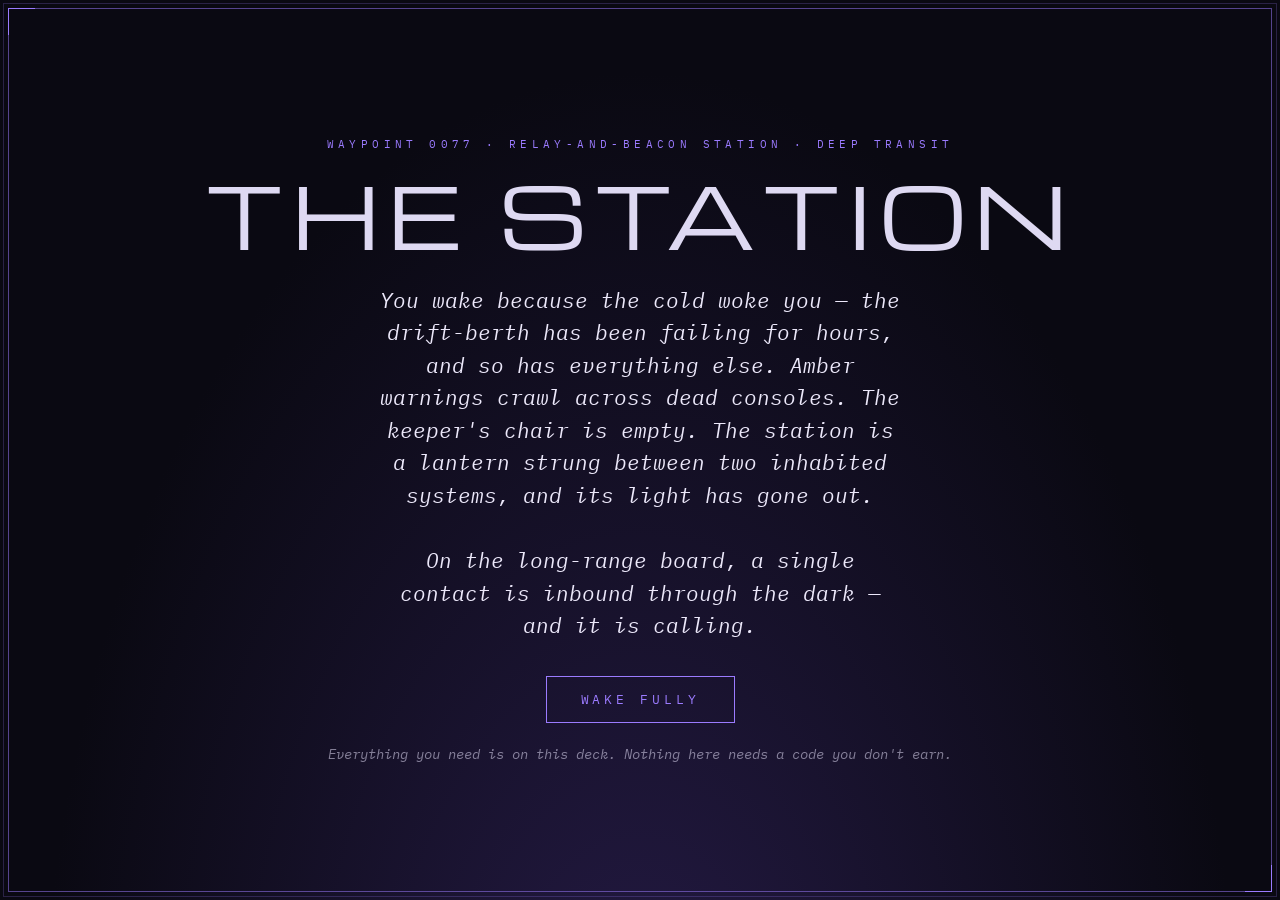
<file: games/waypoint-1-the-station.html>
<!DOCTYPE html>
<html lang="en">
<head>
<meta charset="UTF-8">
<meta name="viewport" content="width=device-width, initial-scale=1.0">
<!-- PWA + share preview · Northbound House -->
<meta name="theme-color" content="#070c13">
<link rel="icon" href="/favicon.svg" type="image/svg+xml">
<link rel="icon" href="/icons/favicon-32.png" sizes="32x32" type="image/png">
<link rel="apple-touch-icon" href="/icons/apple-touch-icon.png">
<link rel="manifest" href="/manifest.webmanifest">
<meta name="apple-mobile-web-app-capable" content="yes">
<meta name="mobile-web-app-capable" content="yes">
<meta name="apple-mobile-web-app-status-bar-style" content="black-translucent">
<meta name="apple-mobile-web-app-title" content="The Key Room">
<meta property="og:type" content="website">
<meta property="og:site_name" content="The Key Room">
<meta property="og:title" content="The Key Room — escape adventures by Northbound House">
<meta property="og:description" content="Browser escape rooms, played in order and earned in order. Solve one to earn the key to the next.">
<meta property="og:image" content="https://keyroom.northboundhouse.com/icons/og-card.png">
<meta property="og:image:width" content="1200">
<meta property="og:image:height" content="1200">
<meta property="og:url" content="https://keyroom.northboundhouse.com/">
<meta name="twitter:card" content="summary_large_image">
<meta name="twitter:title" content="The Key Room">
<meta name="twitter:description" content="Browser escape rooms by Northbound House. Solve one to earn the key to the next.">
<meta name="twitter:image" content="https://keyroom.northboundhouse.com/icons/og-card.png">
<script src="/assets/pwa.js" defer></script>

<title>The Station — The Waypoint, Chapter I</title>
<link rel="preconnect" href="https://fonts.googleapis.com">
<link rel="preconnect" href="https://fonts.gstatic.com" crossorigin>
<link href="https://fonts.googleapis.com/css2?family=Michroma&family=IBM+Plex+Mono:wght@400;500&display=swap" rel="stylesheet">
<link rel="stylesheet" href="../assets/theme.css">
<link rel="stylesheet" href="../assets/palette-waypoint.css">
<link rel="stylesheet" href="../assets/waypoint-components.css">
<style>
/* ---- Chapter I components only ---- */

/* the drift-berth frost fade on intro */
#intro{background:radial-gradient(ellipse at 50% 120%, #241a44 0%, var(--night) 66%)}
#victory{background:radial-gradient(ellipse at 50% -20%, #2a2054 0%, var(--night) 72%)}
</style>
</head>
<body class="chapter">

<div class="deco-frame" aria-hidden="true"></div>

<!-- INTRO -->
<div class="screen active" id="intro">
  <div class="eyebrow">Waypoint 0077 · relay-and-beacon station · deep transit</div>
  <h1>THE STATION</h1>
  <p class="intro-story">You wake because the cold woke you — the drift-berth has been failing for hours, and so has everything else. Amber warnings crawl across dead consoles. The keeper's chair is empty. The station is a lantern strung between two inhabited systems, and its light has gone out.<br><br>On the long-range board, a single contact is inbound through the dark — and it is calling.</p>
  <button class="btn" id="start-btn">Wake fully</button>
  <p style="margin-top:22px;font-size:14px;opacity:.55;font-style:italic">Everything you need is on this deck. Nothing here needs a code you don't earn.</p>
</div>

<!-- HUD -->
<div id="hud">
  <div id="timer">15:00</div>
  <div class="title-sm">THE STATION</div>
  <div class="hud-right">
    <button class="icon-btn" id="sound-btn" title="Toggle sound" aria-label="Toggle sound">♪</button>
  </div>
</div>

<!-- ROOM -->
<div id="room-wrap">
  <div id="room">
  <svg viewBox="0 0 800 500" role="img" aria-label="The watch deck of a failing deep-space beacon station">
    <defs>
      <radialGradient id="deck" cx="50%" cy="26%" r="90%">
        <stop offset="0%" stop-color="#1b1636"/><stop offset="100%" stop-color="#070610"/>
      </radialGradient>
      <radialGradient id="void" cx="50%" cy="50%" r="60%">
        <stop offset="0%" stop-color="#140f2c"/><stop offset="100%" stop-color="#04030a"/>
      </radialGradient>
      <radialGradient id="beaconglow" cx="50%" cy="50%" r="50%">
        <stop offset="0%" stop-color="#c9b3ff"/><stop offset="100%" stop-color="#4a3a86"/>
      </radialGradient>
    </defs>

    <rect x="0" y="0" width="800" height="392" fill="url(#deck)"/>
    <rect x="0" y="392" width="800" height="108" fill="#141026"/>
    <line x1="0" y1="392" x2="800" y2="392" stroke="#9b7bff" stroke-width="1" opacity=".3"/>
    <!-- ceiling struts -->
    <g stroke="#2a2350" stroke-width="2" opacity=".6">
      <line x1="120" y1="0" x2="150" y2="60"/><line x1="680" y1="0" x2="650" y2="60"/>
      <line x1="400" y1="0" x2="400" y2="44"/>
    </g>

    <!-- VIEWPORT (stars + inbound smudge) -->
    <g id="hs-viewport" class="hotspot" tabindex="0" role="button" aria-label="The forward viewport">
      <rect x="286" y="40" width="228" height="120" rx="8" fill="#9b7bff"/>
      <rect x="294" y="48" width="212" height="104" rx="6" fill="url(#void)"/>
      <g fill="#e9e6ff">
        <circle cx="330" cy="78" r="1.5"/><circle cx="372" cy="104" r="1.2"/><circle cx="418" cy="70" r="1.6"/>
        <circle cx="452" cy="120" r="1.2"/><circle cx="486" cy="92" r="1.4"/><circle cx="356" cy="132" r="1.1"/>
        <circle cx="470" cy="60" r="1.2"/>
      </g>
      <circle id="inbound-dot" cx="440" cy="100" r="2.6" fill="#c9b3ff"/>
    </g>

    <!-- APPROACH BOARD -->
    <g id="hs-board" class="hotspot" tabindex="0" role="button" aria-label="Long-range approach board">
      <rect x="40" y="70" width="196" height="120" fill="#0e0b1e" stroke="#9b7bff" stroke-width="2"/>
      <rect x="40" y="70" width="196" height="20" fill="#221a44"/>
      <text x="52" y="84" font-family="'IBM Plex Mono',monospace" font-size="9" fill="#c9b3ff" letter-spacing="2">APPROACH</text>
      <g font-family="'IBM Plex Mono',monospace" font-size="9" fill="#ded9f2">
        <text x="52" y="108">MR-2  brg 214</text><text x="196" y="108" fill="#ff5f7a">DIST?</text>
        <text x="52" y="128">SV-9  brg 031</text><text x="196" y="128" fill="#a7a1d6">TRAN</text>
        <text x="52" y="148">LN-4  brg 188</text><text x="196" y="148" fill="#a7a1d6">LOST</text>
      </g>
      <rect x="48" y="99" width="180" height="14" fill="none" stroke="#9b7bff" stroke-width="1" opacity=".6"/>
    </g>

    <!-- BEACON READOUT -->
    <g id="hs-beacon" class="hotspot" tabindex="0" role="button" aria-label="The beacon readout, cold">
      <rect x="566" y="78" width="196" height="112" fill="#0e0b1e" stroke="#9b7bff" stroke-width="2"/>
      <text x="578" y="98" font-family="'IBM Plex Mono',monospace" font-size="9" fill="#c9b3ff" letter-spacing="2">BEACON — COLD</text>
      <circle id="beacon-lamp-svg" cx="664" cy="140" r="20" fill="#241c3a" stroke="#4a3a86" stroke-width="2"/>
      <g stroke="#4a3a86" stroke-width="1.4" opacity=".7">
        <path d="M636 140 h-10"/><path d="M692 140 h10"/><path d="M664 112 v-8"/><path d="M664 168 v8"/>
      </g>
    </g>

    <!-- EQUIPMENT LOCKER (safe) -->
    <g id="hs-locker" class="hotspot" tabindex="0" role="button" aria-label="Equipment locker with a keypad">
      <rect x="70" y="238" width="120" height="150" fill="#1c1638" stroke="#9b7bff" stroke-width="2"/>
      <line x1="130" y1="238" x2="130" y2="388" stroke="#0e0b1e" stroke-width="2"/>
      <rect x="96" y="300" width="26" height="20" fill="#0a0814" stroke="#c9b3ff" stroke-width="1.2"/>
      <text x="109" y="315" text-anchor="middle" font-family="'IBM Plex Mono',monospace" font-size="9" fill="#c9b3ff">▢▢</text>
      <circle cx="150" cy="314" r="3" fill="#b98cff"/>
    </g>

    <!-- KEEPER'S CONSOLE (desk) -->
    <g id="hs-console" class="hotspot" tabindex="0" role="button" aria-label="The keeper's console with a locked panel">
      <rect x="300" y="300" width="240" height="18" fill="#2a2350"/>
      <rect x="316" y="318" width="208" height="66" fill="#181230"/>
      <rect x="336" y="332" width="168" height="30" fill="#0e0b1e" stroke="#9b7bff" stroke-width="1.4"/>
      <text x="420" y="352" text-anchor="middle" font-family="'IBM Plex Mono',monospace" font-size="10" fill="#c9b3ff" letter-spacing="3">W A Y · L A ▢ ▢ ▢ ▢</text>
      <rect x="330" y="288" width="60" height="14" fill="#c9b3ff" opacity=".5"/>
    </g>

    <!-- KEEPER'S LOGBOOK (paper + crest) -->
    <g id="hs-log" class="hotspot" tabindex="0" role="button" aria-label="The keeper's logbook">
      <rect x="576" y="316" width="150" height="14" fill="#2a2350"/>
      <rect x="588" y="288" width="120" height="30" fill="#3a2f66" transform="rotate(-3 648 303)"/>
      <rect x="594" y="292" width="108" height="22" fill="#181230" transform="rotate(-3 648 303)"/>
      <!-- pressed crest emblem on the cover -->
      <g transform="translate(636 296) scale(0.5)" stroke="#c9b3ff" stroke-width="1.6" fill="none" opacity=".8">
        <line x1="8" y1="30" x2="22" y2="16"/><line x1="32" y1="30" x2="18" y2="16"/>
        <rect x="16" y="10" width="8" height="10" rx="1"/>
      </g>
    </g>

    <!-- DRIFT-BERTH -->
    <g id="hs-berth" class="hotspot" tabindex="0" role="button" aria-label="The drift-berth you woke from">
      <rect x="210" y="330" width="70" height="58" rx="10" fill="#1c1638" stroke="#4a3a86" stroke-width="2"/>
      <rect x="220" y="342" width="50" height="34" rx="6" fill="#0e0b1e"/>
      <circle cx="245" cy="330" r="4" fill="#4fd8b6"/>
    </g>
  </svg>
  </div>
</div>

<!-- INVENTORY -->
<div id="inventory"></div>

<!-- MODAL -->
<div id="modal-veil">
  <div id="modal" role="dialog" aria-modal="true">
    <h2 id="m-title"></h2>
    <div class="body" id="m-body"></div>
    <div id="m-extra"></div>
    <div class="feedback" id="m-feedback"></div>
    <div class="modal-actions" id="m-actions"></div>
    <div id="m-hintzone"></div>
  </div>
</div>

<!-- VICTORY -->
<div class="screen" id="victory">
  <div class="eyebrow">The watch, accepted</div>
  <h1>THE WATCH</h1>
  <p class="intro-story" id="victory-story">You log the contact and take the empty chair. The relief is real, it is close, and it is running dark toward a light that isn't lit. Whatever happened to the keeper, the station is yours now — and so is the choice they left behind.</p>
  <div class="stats">
    <div class="stat"><div class="v" id="stat-time">—</div><div class="l">Time</div></div>
    <div class="stat"><div class="v" id="stat-hints">0</div><div class="l">Hints</div></div>
    <div class="stat"><div class="v" id="stat-rank">—</div><div class="l">Rating</div></div>
  </div>
  <div class="next-note">
    <div class="nn-label">Remember this bearing — you'll need it to unseal Chapter II</div>
    <div class="nn-code">214</div>
    <div class="nn-hint">The bearing the relief is inbound on. Return to the home screen and enter it to open <em>Chapter II — The Approach</em>.</div>
  </div>
  <div class="victory-actions">
    <a class="btn" href="../index.html">Continue to Chapter II →</a>
    <button class="btn ghost" onclick="location.reload()">Play Again</button>
  </div>
</div>

<script src="../assets/engine.js"></script>
<script src="../assets/waypoint.js"></script>
<script>
/* ================= STATE ================= */
const S = {
  started:false, t:15*60, timerId:null, overtime:false,
  hintsUsed:0,
  inv:{},
  flags:{ sawBoard:false, sawBeacon:false, sawLog:false, locker:false,
          console:false, identified:false },
  hintLevel:{},
  soundOn:false, audioCtx:null, noiseGain:null,
  soundLowpass:150, soundGainUp:3.6,      /* deep station hum */
};

const HINT_LABELS = { first:"Consult the keeper's log", again:'Read further' };

const BEATS = {
  [10*60]:'A relay clicks somewhere in the walls, tries to route power, and fails. The lights dim one notch.',
  [5*60]:'On the board, the inbound contact ticks a little closer. Whatever it is, it is not slowing.',
  [2*60]:'The drift-berth alarm finally dies. The cold in here is settling in for good.'
};
function onOvertime(){
  toast('The relief will reach the marker soon, lit or not. A dark station is a wall to a ship. Keep going.');
}

/* the station's beacon characteristic, and the inbound */
const BEACON = { flashes:3, period:8 };   /* Fl(3) 8s — one flash per station the line has kept */
const RELIEF_DESIG = 'MR-2';
const RELIEF_BEARING = '214';
const LOCKER_CODE = '0077';
const CONSOLE_WORD = 'LANTERN';

/* ================= INVENTORY ================= */
function inspectItem(k){
  if (k === 'lamp'){
    openModal({title:'Hand-Lamp',body:'A cold-storage work lamp, charged. Enough light to read a dead console by — not enough to reach a ship.',actions:[closeBtn()]});
    return;
  }
  if (k === 'bkey'){
    openModal({title:'Beacon Key',body:'A heavy crank-key stamped with a lantern over crossed marks — the keeper\'s emblem. It arms the beacon\'s drive. The light receives on its own; to make it <em>speak</em> takes this.',actions:[closeBtn()]});
    return;
  }
}

/* ================= VIEWPORT ================= */
bindHotspot('hs-viewport', () => {
  openModal({
    title:'The Forward Viewport',
    body: S.flags.identified
      ? 'The inbound contact is a real point of light now, holding its bearing dead steady. Not a wreck tumbling. A ship, flying a course — <em>toward you.</em>'
      : 'Stars, and the long dark between systems. One mote among them is moving against the field — the inbound contact, still too far to read by eye.',
    actions:[closeBtn()]
  });
});

/* ================= APPROACH BOARD ================= */
function boardVessels(){
  return [
    { desig:'MR-2', bearing:RELIEF_BEARING, eta:'00:38',
      status: S.flags.identified ? 'RELIEF · SIGNALLING' : 'DISTRESS ?',
      sigClass: S.flags.identified ? 'inbound' : 'lost', hi:true },
    { desig:'SV-9', bearing:'031', eta:'—', status:'IN TRANSIT' },
    { desig:'LN-4', bearing:'188', eta:'—', status:'SIGNAL LOST', sigClass:'lost' },
  ];
}
bindHotspot('hs-board', () => {
  S.flags.sawBoard = true;
  openModal({
    title:'The Approach Board',
    body: S.flags.identified
      ? 'Read against the roster, the board resolves. <span class="k">MR-2</span> is no wreck — she is your relief, inbound on <span class="k">bearing 214</span>, calling because the light she was promised is dark.'
      : 'Three contacts in range. Two are ghosts — a transit years off, a signal long lost. The third, <span class="k">MR-2</span>, is close and calling: the readout flags it <span class="warn">DISTRESS?</span> — with a question mark, because the station never confirmed it.',
    extra: approachBoardHTML(boardVessels())
      + (S.flags.identified
          ? '<div class="note">You answer a relief the same way you answer a distress: with the light. First you have to make it burn.</div>'
          : '<div class="note">A question mark is not a fact. What does the keeper\'s roster say MR-2 actually is?</div>'),
    actions:[closeBtn()],
    puzzleId:'bearing'
  });
});

/* ================= BEACON READOUT (teach the pulse) ================= */
bindHotspot('hs-beacon', () => {
  S.flags.sawBeacon = true;
  openModal({
    title:'The Beacon — Cold',
    body:'The great lamp is dark, but the readout still remembers the last thing it broadcast: the station\'s <em>characteristic</em> — its name in light. Every lighthouse has one. Read it the honest way: count the flashes in one cycle.',
    extra:'<div class="beacon-lamp lit" aria-hidden="true"></div>'
      + pulseStripHTML(BEACON.flashes, BEACON.period, 'last logged characteristic · ' + charNotation(BEACON.flashes, BEACON.period))
      + '<div class="note">Three flashes — one, the log says, for each station the line has ever kept. The cells above hold the pattern even when the lamp will not. When the time comes, you will set a light like this one — you just won\'t have it lit yet.</div>',
    actions:[closeBtn()]
  });
});

/* ================= EQUIPMENT LOCKER (safe · 0077) ================= */
bindHotspot('hs-locker', () => {
  if (S.flags.locker){
    openModal({title:'Equipment Locker',body:'Open. You took the hand-lamp and the beacon key.',actions:[closeBtn()]});
    return;
  }
  const row = codeRow(4);
  const submit = actionBtn('Enter the sequence', () => {
    if (readCode(row) === LOCKER_CODE){
      S.flags.locker = true;
      addItem('lamp','▮','Hand-lamp');
      addItem('bkey','⚿','Beacon key');
      feedback('The bolts withdraw with a tired sigh.',true);
      setTimeout(() => openModal({
        title:'Inside the Locker',
        body:'A charged <em>hand-lamp</em>, and — clipped where the last keeper always left it — the <em>beacon key</em>, the crank that arms the light. Its handle wears the same emblem stamped on the logbook.',
        actions:[closeBtn('Take both')]
      }), 700);
    } else {
      feedback('The keypad rejects it. That was never our number.', false);
    }
  });
  openModal({
    title:'The Equipment Locker',
    body:'A four-digit keypad, worn shiny by one keeper\'s thumb over a very long time.',
    actions:[submit, closeBtn()],
    puzzleId:'locker',
    onOpen:() => mountCode(row)
  });
});

/* ================= KEEPER'S CONSOLE (desk · LANTERN → roster → win) ================= */
bindHotspot('hs-console', () => {
  if (!S.flags.console){
    const input = document.createElement('input');
    input.className = 'word-input'; input.maxLength = 10; input.placeholder = 'STATION NAME';
    input.addEventListener('input', () => { input.value = input.value.replace(/[^a-zA-Z]/g,'').toUpperCase(); });
    const submit = actionBtn('Unlock the panel', () => {
      if (input.value === CONSOLE_WORD){
        S.flags.console = true;
        S.flags.identified = true;
        document.getElementById('inbound-dot').setAttribute('fill', '#4fd8b6');
        feedback('The panel wakes. Old light spills across the dead deck.', true);
        setTimeout(consoleOpen, 800);
      } else {
        feedback('The panel stays dark. That is not what they called her.', false);
      }
    });
    openModal({
      title:"The Keeper's Console",
      body:'The main panel is locked to a word — the station\'s name, half scoured off its own plate: <span style="font-family:\'IBM Plex Mono\',monospace">W A Y · L A _ _ _ _</span>. The log will have written it in full more than once.',
      extra:'',
      actions:[submit, closeBtn()],
      puzzleId:'console',
      onOpen:() => { document.getElementById('m-extra').appendChild(input); input.focus(); }
    });
    return;
  }
  consoleOpen();
});

function consoleOpen(){
  const input = document.createElement('input');
  input.className = 'word-input'; input.maxLength = 3; input.inputMode = 'numeric';
  input.placeholder = 'BRG';
  input.addEventListener('input', () => { input.value = input.value.replace(/[^0-9]/g,''); });
  const accept = actionBtn('Accept the watch', () => {
    if (input.value === RELIEF_BEARING){
      win();
    } else if (input.value === '031' || input.value === '188'){
      feedback('That is a ghost — a transit or a lost signal. The relief is the one that is calling.', false);
    } else {
      feedback('The board has her bearing. Read it off MR-2 and log it.', false);
    }
  });
  openModal({
    title:"The Keeper's Console",
    body:'The panel lists the station roster and the last orders on it. Two lines stop you cold:',
    extra:'<div class="readout">'
      + '<span class="k">WAYPOINT 0077 — RELIEF ROTATION</span><br>'
      + 'OUTGOING KEEPER ..... <span class="warn">unlogged / absent</span><br>'
      + 'INCOMING CREW ....... <span class="ok">MR-2</span>, due this cycle<br>'
      + '<br>'
      + 'CONTACT <span class="ok">MR-2</span> = the relief. Not a wreck. <span class="k">Bearing 214.</span><br>'
      + 'The board misread her call as distress. <span class="warn">She is not the one in trouble.</span>'
      + '</div>'
      + '<div class="note">The station is the thing that is failing. They are coming to relieve <em>you</em> — and they can\'t dock onto a dark marker. Log the contact to accept the watch: enter the bearing she\'s inbound on.</div>',
    actions:[accept, closeBtn()],
    puzzleId:'bearing',
    onOpen:() => { document.getElementById('m-extra').appendChild(input); input.focus(); }
  });
}

/* ================= KEEPER'S LOGBOOK (mentor + clues; crest) ================= */
bindHotspot('hs-log', () => {
  S.flags.sawLog = true;
  openModal({
    title:"The Keeper's Log",
    body:'A physical book, because the keeper never trusted the light with everything. The hand is neat, then less so, then hurried. A lantern-over-crossed-marks emblem is pressed into the cover.',
    extra:'<div class="paper">"For whoever wakes after me —<br><br>The locker answers to our own number, as it always has: we are <span class="mono">Waypoint 0077</span>, and 77 is the only sequence I never changed.<br><br>The console opens to what we call her, not what the charts do. Every soul on this line calls this rock the same old word: <span class="mono">LANTERN</span>.<br><br>The light\'s characteristic is three — Fl(3) — one flash for every station the line has ever kept. Learn to read it. One day you\'ll have to set it.<br><br>If a ship calls and the board cries distress — <em>check the roster first.</em> Not everyone who comes for you is in trouble. — K."</div>',
    actions:[closeBtn()],
    puzzleId:'console'
  });
});

/* ================= DRIFT-BERTH ================= */
bindHotspot('hs-berth', () => {
  openModal({
    title:'The Drift-Berth',
    body:'The pod you woke from, lid up, frost still boiling off the seal. Its cooling fought the failing station to the last and lost — which is why you\'re awake, and cold, and the only crew aboard.',
    actions:[closeBtn()]
  });
});

/* ================= HINTS ================= */
const HINTS = {
  locker:[
    'The log, first page: <em>"The locker answers to our own number, as it always has."</em>',
    '<em>"The console plate and the roster both name the station. It is a number — the one the keeper never changed."</em>',
    '<em>"Waypoint 0077. Enter 0-0-7-7."</em>'
  ],
  console:[
    '<em>"The panel wants what the crews call her, not the chart designation."</em>',
    '<em>"The log says every soul on the line calls this rock the same old word — and it is stamped, half-worn, on the console plate: W A Y · L A _ _ _ _."</em>',
    '<em>"The word is LANTERN."</em>'
  ],
  bearing:[
    '<em>"Three contacts. Two are ghosts. Which one is actually calling — and is it really in distress?"</em>',
    '<em>"The console roster names the relief\'s transponder. Match it on the approach board and read its bearing."</em>',
    '<em>"MR-2 is the relief, inbound on bearing 214. Log 214."</em>'
  ]
};

/* ================= WIN ================= */
function win(){
  finishChapter(15*60, [
    {maxMinutes:8,  maxHints:0, name:'The Waypoint'},
    {maxMinutes:11, maxHints:2, name:'Lightkeeper'},
    {maxMinutes:15, name:'Watchkeeper'},
    {name:'Castaway'}
  ]);
}

/* ================= START ================= */
document.getElementById('start-btn').addEventListener('click', () => {
  startChapter();
});
renderInv();
</script>
<script src="../assets/easter-eggs.js"></script>
</body>
</html>
</file>
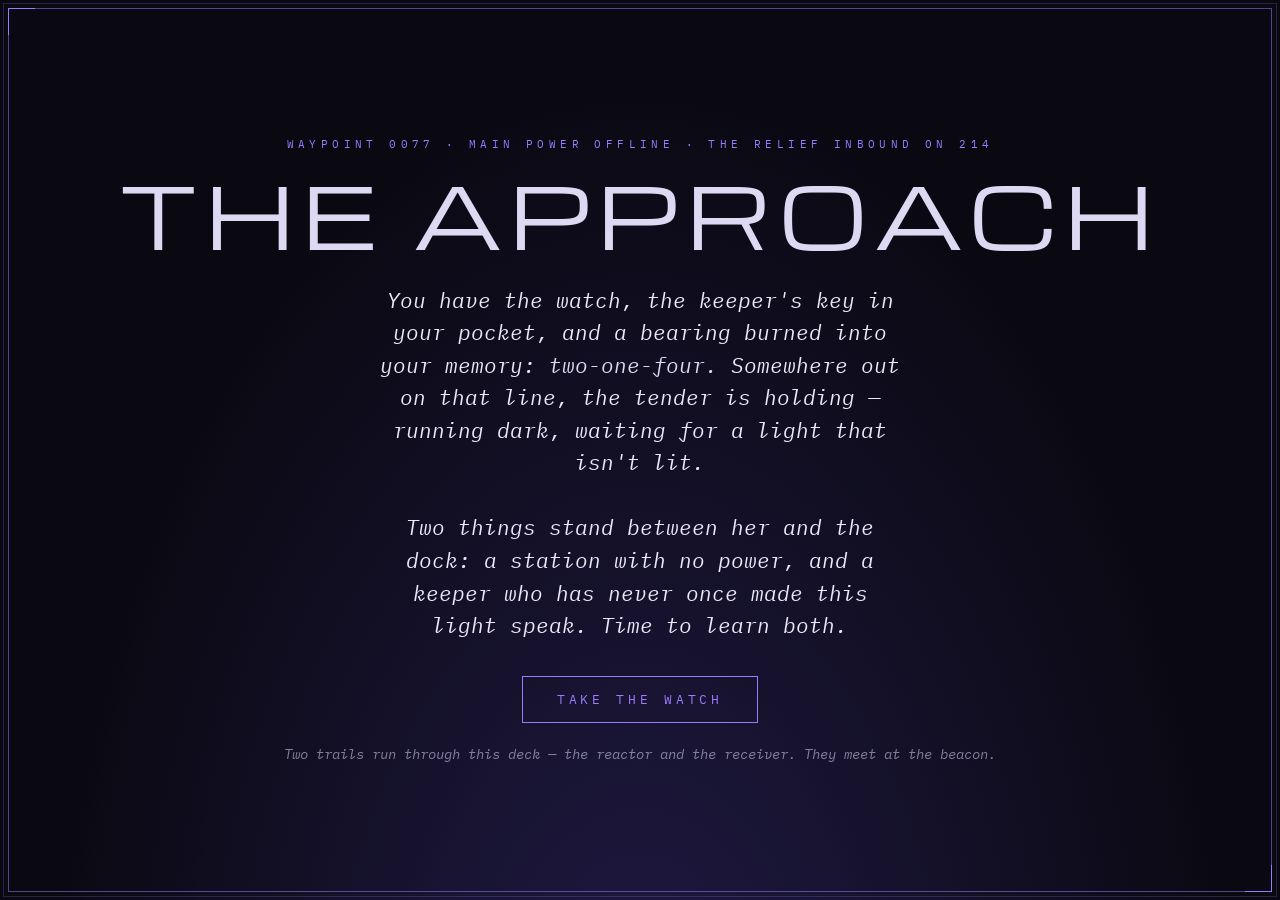
<file: games/waypoint-2-the-approach.html>
<!DOCTYPE html>
<html lang="en">
<head>
<meta charset="UTF-8">
<meta name="viewport" content="width=device-width, initial-scale=1.0">
<!-- PWA + share preview · Northbound House -->
<meta name="theme-color" content="#070c13">
<link rel="icon" href="/favicon.svg" type="image/svg+xml">
<link rel="icon" href="/icons/favicon-32.png" sizes="32x32" type="image/png">
<link rel="apple-touch-icon" href="/icons/apple-touch-icon.png">
<link rel="manifest" href="/manifest.webmanifest">
<meta name="apple-mobile-web-app-capable" content="yes">
<meta name="mobile-web-app-capable" content="yes">
<meta name="apple-mobile-web-app-status-bar-style" content="black-translucent">
<meta name="apple-mobile-web-app-title" content="The Key Room">
<meta property="og:type" content="website">
<meta property="og:site_name" content="The Key Room">
<meta property="og:title" content="The Key Room — escape adventures by Northbound House">
<meta property="og:description" content="Browser escape rooms, played in order and earned in order. Solve one to earn the key to the next.">
<meta property="og:image" content="https://keyroom.northboundhouse.com/icons/og-card.png">
<meta property="og:image:width" content="1200">
<meta property="og:image:height" content="1200">
<meta property="og:url" content="https://keyroom.northboundhouse.com/">
<meta name="twitter:card" content="summary_large_image">
<meta name="twitter:title" content="The Key Room">
<meta name="twitter:description" content="Browser escape rooms by Northbound House. Solve one to earn the key to the next.">
<meta name="twitter:image" content="https://keyroom.northboundhouse.com/icons/og-card.png">
<script src="/assets/pwa.js" defer></script>

<title>The Approach — The Waypoint, Chapter II</title>
<link rel="preconnect" href="https://fonts.googleapis.com">
<link rel="preconnect" href="https://fonts.gstatic.com" crossorigin>
<link href="https://fonts.googleapis.com/css2?family=Michroma&family=IBM+Plex+Mono:wght@400;500&display=swap" rel="stylesheet">
<link rel="stylesheet" href="../assets/theme.css">
<link rel="stylesheet" href="../assets/palette-waypoint.css">
<link rel="stylesheet" href="../assets/waypoint-components.css">
<style>
/* ---- Chapter II components only ---- */
#intro{background:radial-gradient(ellipse at 50% 120%, #201a44 0%, var(--night) 66%)}
#victory{background:radial-gradient(ellipse at 50% -20%, #2a2054 0%, var(--night) 72%)}
/* powered-state tint on the deck */
#room.powered #deck-fill{opacity:1}
</style>
</head>
<body class="chapter">

<div class="deco-frame" aria-hidden="true"></div>

<!-- INTRO -->
<div class="screen active" id="intro">
  <div class="eyebrow">Waypoint 0077 · main power offline · the relief inbound on 214</div>
  <h1>THE APPROACH</h1>
  <p class="intro-story">You have the watch, the keeper's key in your pocket, and a bearing burned into your memory: <em>two-one-four.</em> Somewhere out on that line, the tender is holding — running dark, waiting for a light that isn't lit.<br><br>Two things stand between her and the dock: a station with no power, and a keeper who has never once made this light speak. Time to learn both.</p>
  <button class="btn" id="start-btn">Take the watch</button>
  <p style="margin-top:22px;font-size:14px;opacity:.55;font-style:italic">Two trails run through this deck — the reactor and the receiver. They meet at the beacon.</p>
</div>

<!-- HUD -->
<div id="hud">
  <div id="timer">22:00</div>
  <div class="title-sm">THE APPROACH</div>
  <div class="hud-right">
    <button class="icon-btn" id="sound-btn" title="Toggle sound" aria-label="Toggle sound">♪</button>
  </div>
</div>

<!-- ROOM -->
<div id="room-wrap">
  <div id="room">
  <svg viewBox="0 0 800 500" role="img" aria-label="The watch deck, power offline">
    <defs>
      <radialGradient id="deckdark" cx="50%" cy="26%" r="90%">
        <stop offset="0%" stop-color="#120e26"/><stop offset="100%" stop-color="#050409"/>
      </radialGradient>
      <radialGradient id="deckglow" cx="50%" cy="26%" r="90%">
        <stop offset="0%" stop-color="#241c48"/><stop offset="100%" stop-color="#080611"/>
      </radialGradient>
      <radialGradient id="void2" cx="50%" cy="50%" r="60%">
        <stop offset="0%" stop-color="#140f2c"/><stop offset="100%" stop-color="#04030a"/>
      </radialGradient>
    </defs>

    <rect x="0" y="0" width="800" height="392" fill="url(#deckdark)"/>
    <rect id="deck-fill" x="0" y="0" width="800" height="392" fill="url(#deckglow)" opacity="0" style="transition:opacity .8s"/>
    <rect x="0" y="392" width="800" height="108" fill="#100c22"/>
    <line x1="0" y1="392" x2="800" y2="392" stroke="#9b7bff" stroke-width="1" opacity=".25"/>

    <!-- REACTOR HOUSING (safe) -->
    <g id="hs-reactor" class="hotspot" tabindex="0" role="button" aria-label="Reactor housing with a keypad">
      <rect x="46" y="210" width="150" height="180" fill="#17122e" stroke="#9b7bff" stroke-width="2"/>
      <circle cx="121" cy="285" r="40" fill="#0c0920" stroke="#4a3a86" stroke-width="3"/>
      <circle id="core-glow" cx="121" cy="285" r="24" fill="#241c3a"/>
      <g stroke="#4a3a86" stroke-width="2"><path d="M121 245 v-14"/><path d="M121 325 v14"/><path d="M81 285 h-14"/><path d="M161 285 h14"/></g>
      <rect x="96" y="352" width="50" height="20" fill="#0a0814" stroke="#c9b3ff" stroke-width="1.2"/>
      <text x="121" y="367" text-anchor="middle" font-family="'IBM Plex Mono',monospace" font-size="9" fill="#c9b3ff">▢▢▢▢</text>
    </g>

    <!-- REACTOR PLACARD -->
    <g id="hs-placard" class="hotspot" tabindex="0" role="button" aria-label="Cold-start placard">
      <rect x="212" y="214" width="96" height="60" fill="#efe7d6" transform="rotate(-2 260 244)"/>
      <g stroke="#8a7f9c" stroke-width="1" opacity=".6"><line x1="222" y1="232" x2="298" y2="230"/><line x1="222" y1="244" x2="298" y2="242"/><line x1="222" y1="256" x2="298" y2="254"/></g>
    </g>

    <!-- SURVIVAL CACHE (pod) -->
    <g id="hs-cache" class="hotspot" tabindex="0" role="button" aria-label="Survival cache pod">
      <rect x="214" y="308" width="120" height="80" rx="12" fill="#17122e" stroke="#9b7bff" stroke-width="2"/>
      <rect x="226" y="322" width="96" height="40" rx="6" fill="#0c0920"/>
      <circle cx="322" cy="348" r="4" fill="#b98cff"/>
      <text x="274" y="347" text-anchor="middle" font-family="'IBM Plex Mono',monospace" font-size="8" fill="#a7a1d6">SURVIVAL</text>
    </g>

    <!-- VIEWPORT + tender far off -->
    <g id="hs-viewport" class="hotspot" tabindex="0" role="button" aria-label="The forward viewport">
      <rect x="300" y="42" width="200" height="112" rx="8" fill="#9b7bff"/>
      <rect x="308" y="50" width="184" height="96" rx="6" fill="url(#void2)"/>
      <g fill="#e9e6ff"><circle cx="340" cy="82" r="1.4"/><circle cx="392" cy="112" r="1.1"/><circle cx="446" cy="74" r="1.5"/><circle cx="470" cy="120" r="1.1"/></g>
      <circle id="tender-dot" cx="430" cy="96" r="2.4" fill="#c9b3ff"/>
    </g>

    <!-- RECEIVER (comms) -->
    <g id="hs-receiver" class="hotspot" tabindex="0" role="button" aria-label="The comms receiver">
      <rect x="512" y="212" width="146" height="96" fill="#0e0b1e" stroke="#9b7bff" stroke-width="2"/>
      <text x="524" y="232" font-family="'IBM Plex Mono',monospace" font-size="9" fill="#c9b3ff" letter-spacing="2">RECEIVER</text>
      <rect x="524" y="242" width="122" height="18" fill="#0a0814" stroke="#4a3a86" stroke-width="1"/>
      <circle id="rx-lamp2" cx="640" cy="288" r="7" fill="#241c3a" stroke="#4a3a86" stroke-width="1.4"/>
      <rect x="524" y="276" width="70" height="8" fill="#4a3a86"/>
    </g>

    <!-- SHIP REGISTRY / LOG -->
    <g id="hs-registry" class="hotspot" tabindex="0" role="button" aria-label="The ship registry">
      <rect x="676" y="220" width="90" height="88" fill="#17122e" stroke="#4a3a86" stroke-width="2"/>
      <g stroke="#6b5aa6" stroke-width="1" opacity=".7"><line x1="686" y1="240" x2="756" y2="240"/><line x1="686" y1="256" x2="756" y2="256"/><line x1="686" y1="272" x2="756" y2="272"/><line x1="686" y1="288" x2="756" y2="288"/></g>
      <text x="721" y="234" text-anchor="middle" font-family="'IBM Plex Mono',monospace" font-size="7" fill="#c9b3ff">REGISTRY</text>
    </g>

    <!-- THE BEACON (where the tracks meet) -->
    <g id="hs-beacon" class="hotspot" tabindex="0" role="button" aria-label="The beacon drive">
      <rect x="360" y="300" width="120" height="90" fill="#1a1436" stroke="#9b7bff" stroke-width="2"/>
      <path d="M384 300 L400 250 h40 L456 300 z" fill="#221a44" stroke="#9b7bff" stroke-width="1.5"/>
      <circle id="beacon-core" cx="420" cy="286" r="20" fill="#241c3a" stroke="#4a3a86" stroke-width="2"/>
      <g stroke="#4a3a86" stroke-width="1.4" opacity=".7"><path d="M396 266 h48"/><path d="M392 286 h56"/><path d="M396 306 h48"/></g>
    </g>
  </svg>
  </div>
</div>

<!-- INVENTORY -->
<div id="inventory"></div>

<!-- MODAL -->
<div id="modal-veil">
  <div id="modal" role="dialog" aria-modal="true">
    <h2 id="m-title"></h2>
    <div class="body" id="m-body"></div>
    <div id="m-extra"></div>
    <div class="feedback" id="m-feedback"></div>
    <div class="modal-actions" id="m-actions"></div>
    <div id="m-hintzone"></div>
  </div>
</div>

<!-- VICTORY -->
<div class="screen" id="victory">
  <div class="eyebrow">The light, answered</div>
  <h1>THE LIGHT</h1>
  <p class="intro-story" id="victory-story">Three flashes cross the dark, and out on the line the tender <em>Meridian</em> answers — one long acknowledgement, steady as a held breath. She has your light now. She is coming in.<br><br>The station log writes one word against the entry, the way it has for every keeper who ever held this watch and refused to let it go dark.</p>
  <div class="stats">
    <div class="stat"><div class="v" id="stat-time">—</div><div class="l">Time</div></div>
    <div class="stat"><div class="v" id="stat-hints">0</div><div class="l">Hints</div></div>
    <div class="stat"><div class="v" id="stat-rank">—</div><div class="l">Rating</div></div>
  </div>
  <div class="next-note">
    <div class="nn-label">Remember this word — you'll need it to unseal Chapter III</div>
    <div class="nn-code">KEPT</div>
    <div class="nn-hint">The word the beacon logged when it lit. Return to the home screen and enter it to open <em>Chapter III — The Threshold</em>.</div>
  </div>
  <div class="victory-actions">
    <a class="btn" href="../index.html">Continue to Chapter III →</a>
    <button class="btn ghost" onclick="location.reload()">Play Again</button>
  </div>
</div>

<script src="../assets/engine.js"></script>
<script src="../assets/waypoint.js"></script>
<script>
/* ================= STATE ================= */
const S = {
  started:false, t:22*60, timerId:null, overtime:false,
  hintsUsed:0,
  inv:{},
  flags:{ powered:false, cache:false, sawPlacard:false, sawRegistry:false,
          tuned:false, named:false, lit:false },
  hintLevel:{},
  soundOn:false, audioCtx:null, noiseGain:null,
  soundLowpass:150, soundGainUp:3.6,
};

const HINT_LABELS = { first:"Consult the keeper's log", again:'Read further' };

const BEATS = {
  [14*60]:'The receiver hisses once, as if the tender tried to raise you and gave up.',
  [7*60]:'On the viewport, the tender\'s mote has not moved. She is holding station exactly where she said she would. Waiting.',
  [3*60]:'The tender will reach the outer marker soon. A marker with no light is a reason to turn back.'
};
function onOvertime(){
  toast('Meridian holds a little longer than she should. She was promised a keeper. Don\'t make a liar of the promise.');
}

/* --- the station's own characteristic (from Ch I): Fl(3) 8s --- */
const STATION_CHAR = { flashes:3, period:8 };
const REACTOR_CODE = '0308';            /* the light's numbers: 03 flashes, 08 seconds */
const TENDER_BEARING = '214';           /* carried from Chapter I */
const TENDER_CHAR = { flashes:5, period:12 };   /* Fl(5) -> registry -> MERIDIAN */
const TENDER_NAME = 'MERIDIAN';

/* ================= INVENTORY ================= */
function inspectItem(k){
  if (k === 'bkey') openModal({title:'Beacon Key',body:'The keeper\'s crank-key, lantern-and-crossed-marks stamped on the handle. It arms the beacon\'s sending drive — once there is power to arm.',actions:[closeBtn()]});
  if (k === 'lamp') openModal({title:'Hand-Lamp',body:'Enough light to work by. Not enough to reach a ship. That is what the beacon is for.',actions:[closeBtn()]});
  if (k === 'lens') openModal({title:'Beacon Lens',body:'A first-order lens in a padded case — the one part the cold could have cracked. It seats into the beacon drum and throws a fist of flame twenty million kilometres.',actions:[closeBtn()]});
}

/* ================= SYSTEMS TRACK ================= */

/* --- reactor placard (clue for 0308) --- */
bindHotspot('hs-placard', () => {
  S.flags.sawPlacard = true;
  openModal({
    title:'Cold-Start Placard',
    body:'Bolted beside the reactor, scratched and thumb-worn:',
    extra:'<div class="paper straight"><span class="mono">COLD-START SEQUENCE</span><br>"She wakes to her own light. Key the characteristic as numbers —<br><span class="mono">flashes, then seconds.</span> Nothing else has ever started her."</div>'
      + '<div class="note">The light\'s characteristic is logged on the beacon, cold or not: how many flashes, over how many seconds.</div>',
    actions:[closeBtn()],
    puzzleId:'reactor'
  });
});

/* --- reactor housing (safe · 0308) --- */
bindHotspot('hs-reactor', () => {
  if (S.flags.powered){
    openModal({title:'Reactor Housing',body:'The core turns over steadily, violet light breathing behind the shield. Power is up across the deck.',actions:[closeBtn()]});
    return;
  }
  const row = codeRow(4);
  const submit = actionBtn('Key the sequence', () => {
    if (readCode(row) === REACTOR_CODE){
      S.flags.powered = true;
      document.getElementById('room').classList.add('powered');
      document.getElementById('core-glow').setAttribute('fill', 'url(#void2)');
      document.getElementById('core-glow').setAttribute('fill', '#6b4fb0');
      document.getElementById('rx-lamp2').setAttribute('fill', '#9b7bff');
      feedback('The core catches. Light crawls back across the deck.', true);
      setTimeout(() => openModal({
        title:'Power',
        body:'The reactor breathes in, and the station comes half-alive around you — consoles waking, the receiver\'s lamp glowing, the beacon drive humming for a charge it can\'t yet throw.<br><br>Now: the receiver, and the ship on 214.',
        actions:[closeBtn()]
      }), 700);
    } else {
      feedback('The core stays cold. That was not her sequence.', false);
    }
  });
  openModal({
    title:'The Reactor Housing',
    body:'A four-digit cold-start keypad below the shield. The placard beside it says the core wakes only to the light\'s own numbers.',
    actions:[submit, closeBtn()],
    puzzleId:'reactor',
    onOpen:() => mountCode(row)
  });
});

/* --- survival cache (pod · the lens) --- */
bindHotspot('hs-cache', () => {
  if (S.flags.cache){
    openModal({title:'Survival Cache',body:'Empty foam cradles. You took the lens.',actions:[closeBtn()]});
    return;
  }
  S.flags.cache = true;
  addItem('lens','◈','Beacon lens');
  openModal({
    title:'The Survival Cache',
    body:'The one pod the keeper kept pressurised against exactly this. Inside, in padded cradles: rations, a rebreather — and the spare <em>beacon lens</em>, sealed against the cold that cracks everything else.',
    actions:[closeBtn('Take the lens')]
  });
});

/* ================= COMMS TRACK ================= */

/* --- ship registry (Fl -> name) --- */
bindHotspot('hs-registry', () => {
  S.flags.sawRegistry = true;
  openModal({
    title:'The Ship Registry',
    body:'The keeper\'s crib of every hull that runs this line, filed the only way a keeper thinks — by the light each one shows:',
    extra:'<div class="readout">'
      + '<span class="k">RELIEF TENDERS — BY CHARACTERISTIC</span><br>'
      + 'Fl(2) ....... SENTINEL<br>'
      + 'Fl(3) ....... <span class="k">LANTERN</span> (this station)<br>'
      + 'Fl(4) ....... KESTREL<br>'
      + 'Fl(5) ....... <span class="ok">MERIDIAN</span><br>'
      + '</div>'
      + '<div class="note">Count a ship\'s flashes and you have her name. It is the oldest recognition there is.</div>',
    actions:[closeBtn()],
    puzzleId:'name'
  });
});

/* --- receiver: tune to 214, read her characteristic, name her --- */
bindHotspot('hs-receiver', () => {
  if (!S.flags.powered){
    openModal({title:'The Receiver',body:'Dead. Its lamp is dark. Nothing crosses a receiver with no power behind it.',actions:[closeBtn()],puzzleId:'reactor'});
    return;
  }
  if (S.flags.named){ receiverTuned(); return; }
  if (!S.flags.tuned){
    const row = codeRow(3);
    const submit = actionBtn('Tune', () => {
      if (readCode(row) === TENDER_BEARING){
        S.flags.tuned = true;
        feedback('The hiss narrows to a signal. She is there.', true);
        setTimeout(receiverTuned, 700);
      } else {
        feedback('Static. She is not on that bearing. You logged the right one last watch.', false);
      }
    });
    openModal({
      title:'The Receiver — Tune',
      body:'The band is a wall of noise. To hear one ship you aim the receiver down her bearing — the one you logged when you took the watch.',
      actions:[submit, closeBtn()],
      puzzleId:'tune',
      onOpen:() => mountCode(row)
    });
    return;
  }
  receiverTuned();
});

function receiverTuned(){
  if (S.flags.named){
    openModal({
      title:'The Receiver — Meridian',
      body:'<em>"…Meridian to Waypoint. Still holding. Show me the light and I\'ll show you the way in."</em><br><br>She is waiting on your answer — the station\'s own characteristic, so she knows a keeper holds this marker and not a ghost.',
      actions:[closeBtn()],
      puzzleId:'broadcast'
    });
    return;
  }
  document.getElementById('rx-lamp2').setAttribute('fill', '#c9b3ff');
  const input = document.createElement('input');
  input.className = 'word-input'; input.maxLength = 10; input.placeholder = 'HER NAME';
  input.addEventListener('input', () => { input.value = input.value.replace(/[^a-zA-Z]/g,'').toUpperCase(); });
  const submit = actionBtn('Name her', () => {
    if (input.value === TENDER_NAME){
      S.flags.named = true;
      document.getElementById('tender-dot').setAttribute('fill', '#4fd8b6');
      feedback('Contact confirmed. The tender Meridian, running dark, holding for the light.', true);
      setTimeout(() => openModal({
        title:'Meridian',
        body:'Her message resolves in the clear:<br><br><em>"Waypoint, Meridian. I am your relief — I came to take the watch off whoever\'s left. But the marker\'s dark, and a dark marker I can\'t dock on. Light it, answer with your own three, and I\'ll bring her in."</em><br><br>The relief was never coming to rescue <em>her.</em> It was coming for <em>you.</em> And it cannot arrive until you become the keeper — until you make the light.',
        actions:[closeBtn('To the beacon')]
      }), 900);
    } else {
      feedback('That is not what her light says. Count her flashes and check the registry.', false);
    }
  });
  openModal({
    title:'The Receiver — A Signal',
    body:'Tuned to 214, one contact rings clear. Before words, she shows her light — a ship always names herself in flashes first. Read her characteristic, then find her in the registry.',
    extra:'<div class="beacon-lamp lit" aria-hidden="true"></div>'
      + pulseStripHTML(TENDER_CHAR.flashes, TENDER_CHAR.period, 'her characteristic · one cycle')
      + '<div class="note">How many flashes? The registry turns that count into a name.</div>',
    actions:[submit, closeBtn()],
    puzzleId:'name',
    onOpen:() => document.getElementById('m-extra').appendChild(input)
  });
}

/* ================= THE BEACON — where the tracks meet (WRITE) ================= */
bindHotspot('hs-beacon', () => {
  if (S.flags.lit){
    openModal({title:'The Beacon',body:'Burning steady, throwing its three-flash characteristic out along the line. Meridian has it. She is inbound.',actions:[closeBtn()]});
    return;
  }
  const missing = [];
  if (!S.flags.powered) missing.push('power (the reactor is cold)');
  if (!S.inv.lens)      missing.push('the lens (still in the cache)');
  if (!S.flags.named)   missing.push("the tender's call (the receiver hasn't raised her)");
  if (missing.length){
    openModal({
      title:'The Beacon Drive',
      body:'The great lamp, dark and waiting. Before it can speak it needs: <em>' + missing.join('</em>, <em>') + '</em>.',
      actions:[closeBtn()],
      puzzleId:'broadcast'
    });
    return;
  }

  /* the WRITE: set the station's characteristic and broadcast */
  let sf = 1, sp = 6;
  const notation = document.createElement('div');
  notation.className = 'char-notation';
  const preview = document.createElement('div');
  function renderSet(){
    notation.textContent = charNotation(sf, sp);
    preview.innerHTML = pulseStripHTML(sf, sp, 'your light');
  }
  const setter = document.createElement('div');
  setter.className = 'char-set';
  setter.innerHTML =
    '<div class="char-field"><label>Flashes</label><div class="char-step">'
    + '<button type="button" data-f="-1">−</button><span class="val" id="fv">1</span><button type="button" data-f="1">+</button></div></div>'
    + '<div class="char-field"><label>Period (s)</label><div class="char-step">'
    + '<button type="button" data-p="-1">−</button><span class="val" id="pv">6</span><button type="button" data-p="1">+</button></div></div>';
  setter.addEventListener('click', e => {
    const df = e.target.getAttribute && e.target.getAttribute('data-f');
    const dp = e.target.getAttribute && e.target.getAttribute('data-p');
    if (df){ sf = Math.max(1, Math.min(9, sf + (+df))); }
    if (dp){ sp = Math.max(sf, Math.min(20, sp + (+dp))); }
    if (df || dp){ setter.querySelector('#fv').textContent = sf; setter.querySelector('#pv').textContent = sp; renderSet(); }
  });

  const send = actionBtn('Arm the key & broadcast', () => {
    if (beaconMatches(sf, sp, STATION_CHAR)){
      S.flags.lit = true;
      document.getElementById('beacon-core').setAttribute('fill', 'url(#deckglow)');
      document.getElementById('beacon-core').setAttribute('fill', '#c9b3ff');
      win();
    } else if (beaconMatches(sf, sp, TENDER_CHAR)){
      feedback("That is HER light, not yours. Send the station's own — the three it has always shown.", false);
    } else {
      feedback('The line stays quiet. Set the station\'s characteristic: three flashes, the period the readout logged.', false);
    }
  });

  openModal({
    title:'The Beacon — Speak',
    body:'Lens seated, key armed, power humming. You have spent this whole watch learning to <em>read</em> a light. Now Meridian needs you to <em>make</em> one — the station\'s own characteristic, so she knows a keeper answered.',
    extra:'',
    actions:[send, closeBtn()],
    puzzleId:'broadcast',
    onOpen:() => {
      const ex = document.getElementById('m-extra');
      ex.appendChild(setter); ex.appendChild(notation); ex.appendChild(preview);
      renderSet();
    }
  });
});

/* --- viewport --- */
bindHotspot('hs-viewport', () => {
  openModal({
    title:'The Forward Viewport',
    body: S.flags.named
      ? 'The tender holds her mark, dark and patient, exactly on 214. Waiting for the one thing only you can give her.'
      : 'The dark, and somewhere in it a ship holding station. You can\'t see her yet. You can only answer her.',
    actions:[closeBtn()]
  });
});

/* ================= HINTS ================= */
const HINTS = {
  reactor:[
    'The placard: <em>"She wakes to her own light — the characteristic, keyed as numbers."</em>',
    '<em>"The beacon readout still logs the station\'s characteristic even cold: how many flashes, over how many seconds. Key flashes, then seconds."</em>',
    '<em>"Fl(3) over 8s → 03 then 08 → 0-3-0-8."</em>'
  ],
  tune:[
    '<em>"One ship in all that noise. You aim the receiver down her bearing to hear her."</em>',
    '<em>"You logged her bearing the moment you took the watch, at the end of last chapter."</em>',
    '<em>"She is inbound on bearing 214. Tune to 214."</em>'
  ],
  name:[
    '<em>"A ship names herself in flashes before she ever uses words. Count them."</em>',
    '<em>"Her characteristic is five flashes to a cycle. The registry turns a count into a name."</em>',
    '<em>"Fl(5) is MERIDIAN. Name her Meridian."</em>'
  ],
  broadcast:[
    '<em>"The beacon needs three things before it can speak: power, the lens, and the tender\'s call. Then it needs a light to send."</em>',
    '<em>"She asked for the station\'s own characteristic — not hers. What does this light show? Three, as it always has."</em>',
    '<em>"Set the beacon to Fl(3), period 8 — the station\'s characteristic — and broadcast."</em>'
  ]
};

/* ================= WIN ================= */
function win(){
  finishChapter(22*60, [
    {maxMinutes:12, maxHints:0, name:'The Waypoint'},
    {maxMinutes:16, maxHints:2, name:'Lightkeeper'},
    {maxMinutes:22, name:'Watchkeeper'},
    {name:'Castaway'}
  ]);
}

/* ================= START ================= */
document.getElementById('start-btn').addEventListener('click', () => {
  startChapter();
  addItem('bkey','⚿','Beacon key');
  addItem('lamp','▮','Hand-lamp');
});
renderInv();
</script>
<script src="../assets/easter-eggs.js"></script>
</body>
</html>
</file>
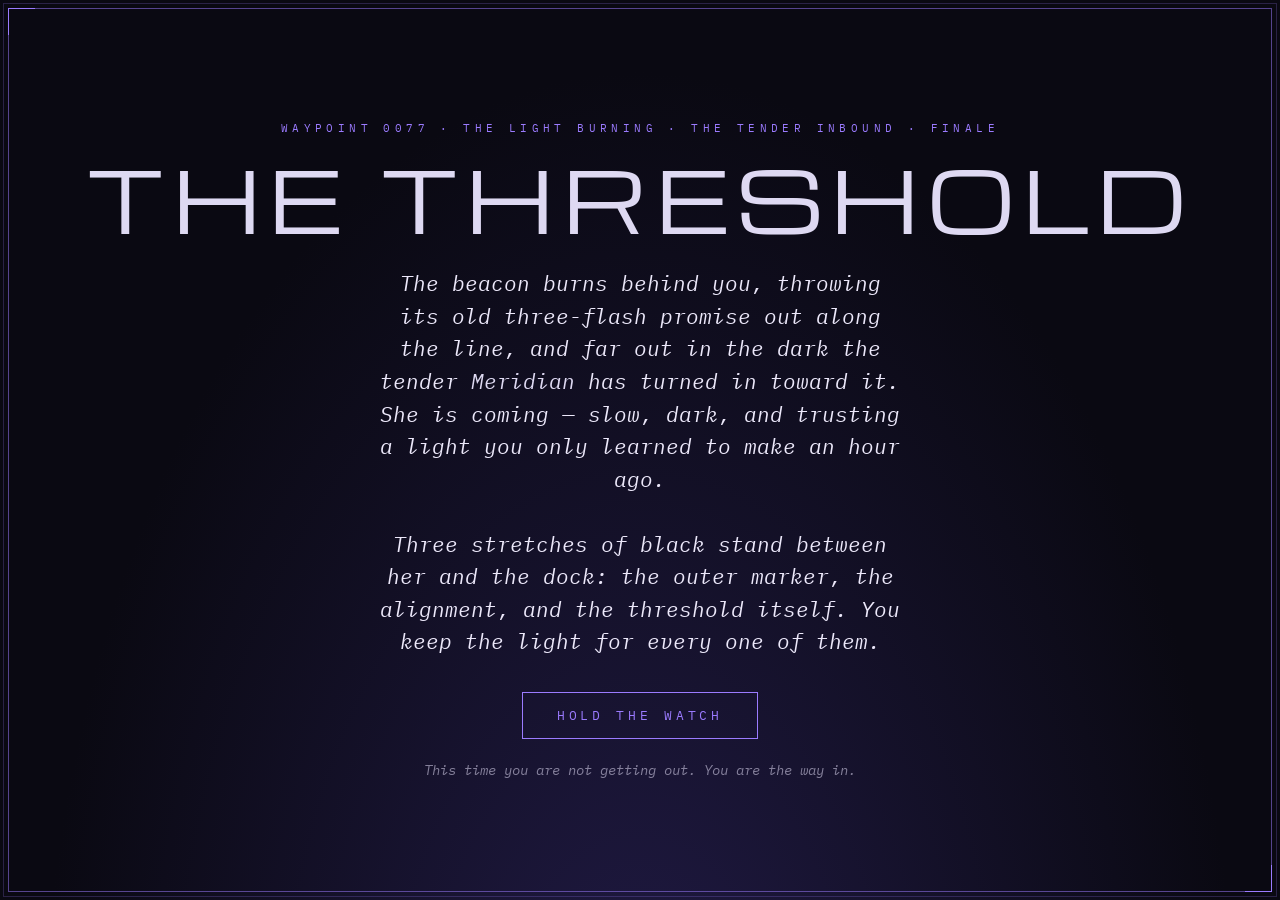
<file: games/waypoint-3-the-threshold.html>
<!DOCTYPE html>
<html lang="en">
<head>
<meta charset="UTF-8">
<meta name="viewport" content="width=device-width, initial-scale=1.0">
<!-- PWA + share preview · Northbound House -->
<meta name="theme-color" content="#070c13">
<link rel="icon" href="/favicon.svg" type="image/svg+xml">
<link rel="icon" href="/icons/favicon-32.png" sizes="32x32" type="image/png">
<link rel="apple-touch-icon" href="/icons/apple-touch-icon.png">
<link rel="manifest" href="/manifest.webmanifest">
<meta name="apple-mobile-web-app-capable" content="yes">
<meta name="mobile-web-app-capable" content="yes">
<meta name="apple-mobile-web-app-status-bar-style" content="black-translucent">
<meta name="apple-mobile-web-app-title" content="The Key Room">
<meta property="og:type" content="website">
<meta property="og:site_name" content="The Key Room">
<meta property="og:title" content="The Key Room — escape adventures by Northbound House">
<meta property="og:description" content="Browser escape rooms, played in order and earned in order. Solve one to earn the key to the next.">
<meta property="og:image" content="https://keyroom.northboundhouse.com/icons/og-card.png">
<meta property="og:image:width" content="1200">
<meta property="og:image:height" content="1200">
<meta property="og:url" content="https://keyroom.northboundhouse.com/">
<meta name="twitter:card" content="summary_large_image">
<meta name="twitter:title" content="The Key Room">
<meta name="twitter:description" content="Browser escape rooms by Northbound House. Solve one to earn the key to the next.">
<meta name="twitter:image" content="https://keyroom.northboundhouse.com/icons/og-card.png">
<script src="/assets/pwa.js" defer></script>

<title>The Threshold — The Waypoint, Chapter III</title>
<link rel="preconnect" href="https://fonts.googleapis.com">
<link rel="preconnect" href="https://fonts.gstatic.com" crossorigin>
<link href="https://fonts.googleapis.com/css2?family=Michroma&family=IBM+Plex+Mono:wght@400;500&display=swap" rel="stylesheet">
<link rel="stylesheet" href="../assets/theme.css">
<link rel="stylesheet" href="../assets/palette-waypoint.css">
<link rel="stylesheet" href="../assets/waypoint-components.css">
<style>
/* ---- Chapter III components only ---- */
#intro{background:radial-gradient(ellipse at 50% 120%, #201a44 0%, var(--night) 66%)}
#victory{background:radial-gradient(ellipse at 50% -24%, #2f2560 0%, var(--night) 72%)}

/* zone nav */
#floornav{
  position:fixed;left:0;right:0;bottom:84px;z-index:31;display:none;
  justify-content:center;gap:8px;
}
#floornav.on{display:flex}
.fl-btn{
  background:var(--surface-soft);border:1px solid var(--accent-soft);color:var(--text);
  font-family:var(--font-mono);font-size:10px;letter-spacing:.15em;
  text-transform:uppercase;padding:8px 14px;transition:all .2s;
}
.fl-btn.cur{background:var(--accent);color:var(--night);border-color:var(--accent)}
.fl-btn:disabled{opacity:.35;cursor:not-allowed}
.fl-btn:not(:disabled):not(.cur):hover{border-color:var(--accent)}
.zone{display:none}
.zone.on{display:block}

@media (max-width:600px){ #floornav{bottom:92px} }
</style>
</head>
<body class="chapter">

<div class="deco-frame" aria-hidden="true"></div>

<!-- INTRO -->
<div class="screen active" id="intro">
  <div class="eyebrow">Waypoint 0077 · the light burning · the tender inbound · Finale</div>
  <h1>THE THRESHOLD</h1>
  <p class="intro-story">The beacon burns behind you, throwing its old three-flash promise out along the line, and far out in the dark the tender <em>Meridian</em> has turned in toward it. She is coming — slow, dark, and trusting a light you only learned to make an hour ago.<br><br>Three stretches of black stand between her and the dock: the outer marker, the alignment, and the threshold itself. You keep the light for every one of them.</p>
  <button class="btn" id="start-btn">Hold the watch</button>
  <p style="margin-top:22px;font-size:14px;opacity:.55;font-style:italic">This time you are not getting out. You are the way in.</p>
</div>

<!-- HUD -->
<div id="hud">
  <div id="timer">30:00</div>
  <div class="title-sm">THE THRESHOLD</div>
  <div class="hud-right">
    <button class="icon-btn" id="sound-btn" title="Toggle sound" aria-label="Toggle sound">♪</button>
  </div>
</div>

<!-- ROOM -->
<div id="room-wrap">
  <div id="room">
  <svg viewBox="0 0 800 500" role="img" aria-label="The station, the light burning, a tender inbound">
    <defs>
      <radialGradient id="deck3" cx="50%" cy="26%" r="90%">
        <stop offset="0%" stop-color="#241c48"/><stop offset="100%" stop-color="#080611"/>
      </radialGradient>
      <radialGradient id="void3" cx="50%" cy="50%" r="60%">
        <stop offset="0%" stop-color="#140f2c"/><stop offset="100%" stop-color="#04030a"/>
      </radialGradient>
      <radialGradient id="lamp3" cx="50%" cy="50%" r="50%">
        <stop offset="0%" stop-color="#e9e6ff"/><stop offset="100%" stop-color="#7a5fc0"/>
      </radialGradient>
    </defs>

    <!-- ============ ZONE 1 — OUTER MARKER ============ -->
    <g id="zone-1" class="zone on">
      <rect x="0" y="0" width="800" height="392" fill="url(#deck3)"/>
      <rect x="0" y="392" width="800" height="108" fill="#100c22"/>

      <!-- long-range viewport -->
      <g id="hs-view1" class="hotspot" tabindex="0" role="button" aria-label="Long-range viewport">
        <rect x="300" y="42" width="200" height="110" rx="8" fill="#9b7bff"/>
        <rect x="308" y="50" width="184" height="94" rx="6" fill="url(#void3)"/>
        <g fill="#e9e6ff"><circle cx="342" cy="80" r="1.3"/><circle cx="398" cy="112" r="1.1"/><circle cx="452" cy="74" r="1.4"/></g>
        <circle cx="400" cy="96" r="2.4" fill="#c9b3ff"/>
      </g>

      <!-- relay list (clue) -->
      <g id="hs-relaylist" class="hotspot" tabindex="0" role="button" aria-label="Marker relay list">
        <rect x="70" y="216" width="120" height="96" fill="#17122e" stroke="#4a3a86" stroke-width="2"/>
        <g stroke="#6b5aa6" stroke-width="1" opacity=".7"><line x1="82" y1="238" x2="178" y2="238"/><line x1="82" y1="256" x2="178" y2="256"/><line x1="82" y1="274" x2="178" y2="274"/></g>
        <text x="130" y="230" text-anchor="middle" font-family="'IBM Plex Mono',monospace" font-size="7" fill="#c9b3ff">RELAYS</text>
      </g>

      <!-- outer marker console (keypad) -->
      <g id="hs-marker" class="hotspot" tabindex="0" role="button" aria-label="Outer marker relay console">
        <rect x="330" y="270" width="150" height="120" fill="#1a1436" stroke="#9b7bff" stroke-width="2"/>
        <rect x="352" y="292" width="106" height="30" fill="#0e0b1e" stroke="#4a3a86" stroke-width="1.2"/>
        <text x="405" y="312" text-anchor="middle" font-family="'IBM Plex Mono',monospace" font-size="9" fill="#c9b3ff">OUTER MARKER</text>
        <rect x="360" y="336" width="90" height="24" fill="#0a0814" stroke="#c9b3ff" stroke-width="1.2"/>
        <text x="405" y="353" text-anchor="middle" font-family="'IBM Plex Mono',monospace" font-size="10" fill="#c9b3ff">▢▢▢▢</text>
      </g>
    </g>

    <!-- ============ ZONE 2 — DOCK ALIGNMENT ============ -->
    <g id="zone-2" class="zone">
      <rect x="0" y="0" width="800" height="392" fill="url(#deck3)"/>
      <rect x="0" y="392" width="800" height="108" fill="#100c22"/>

      <!-- her docking signal readout -->
      <g id="hs-docksig" class="hotspot" tabindex="0" role="button" aria-label="The tender's docking signal">
        <rect x="70" y="210" width="180" height="100" fill="#0e0b1e" stroke="#9b7bff" stroke-width="2"/>
        <text x="82" y="230" font-family="'IBM Plex Mono',monospace" font-size="9" fill="#c9b3ff" letter-spacing="2">MERIDIAN — DOCKING</text>
        <circle cx="160" cy="270" r="14" fill="#c9b3ff"/>
      </g>

      <!-- the berth + guide light (align) -->
      <g id="hs-berth" class="hotspot" tabindex="0" role="button" aria-label="The berth guide-light">
        <rect x="470" y="150" width="260" height="200" fill="#0c0920" stroke="#4a3a86" stroke-width="2"/>
        <path d="M470 150 L600 60 L730 150" fill="none" stroke="#9b7bff" stroke-width="2" opacity=".6"/>
        <circle id="guide-lamp" cx="600" cy="250" r="18" fill="#241c3a" stroke="#4a3a86" stroke-width="2"/>
        <rect x="560" y="330" width="80" height="16" fill="#1a1436"/>
        <text x="600" y="343" text-anchor="middle" font-family="'IBM Plex Mono',monospace" font-size="8" fill="#a7a1d6">BERTH</text>
      </g>
    </g>

    <!-- ============ ZONE 3 — THE THRESHOLD ============ -->
    <g id="zone-3" class="zone">
      <rect x="0" y="0" width="800" height="392" fill="url(#deck3)"/>
      <rect x="0" y="392" width="800" height="108" fill="#100c22"/>

      <!-- the threshold viewport, tender close -->
      <g id="hs-view3" class="hotspot" tabindex="0" role="button" aria-label="The threshold viewport">
        <rect x="250" y="40" width="300" height="150" rx="10" fill="#9b7bff"/>
        <rect x="258" y="48" width="284" height="134" rx="8" fill="url(#void3)"/>
        <g fill="#e9e6ff"><circle cx="300" cy="80" r="1.3"/><circle cx="360" cy="140" r="1.1"/><circle cx="480" cy="90" r="1.4"/></g>
        <!-- tender, close now: a small hull -->
        <g id="tender-hull" fill="#3a2f66" opacity=".9">
          <ellipse cx="400" cy="120" rx="46" ry="9"/>
          <rect x="392" y="104" width="16" height="16"/>
          <circle cx="356" cy="120" r="2" fill="#4fd8b6"/>
        </g>
      </g>

      <!-- the great lamp -->
      <g id="hs-lamp" class="hotspot" tabindex="0" role="button" aria-label="The great lamp, burning">
        <rect x="356" y="322" width="88" height="60" fill="#2a2054"/>
        <path d="M368 322 L378 246 h44 L432 322 z" fill="#221a44" stroke="#9b7bff" stroke-width="2"/>
        <circle id="great-lamp" cx="400" cy="286" r="24" fill="url(#lamp3)"/>
      </g>

      <!-- the keeper's chair (crest) -->
      <g id="hs-chair" class="hotspot" tabindex="0" role="button" aria-label="The keeper's chair">
        <rect x="120" y="300" width="70" height="90" rx="8" fill="#17122e" stroke="#4a3a86" stroke-width="2"/>
        <rect x="130" y="312" width="50" height="46" rx="6" fill="#0c0920"/>
        <!-- crest pressed into the headrest -->
        <g transform="translate(140 300) scale(0.5)" stroke="#c9b3ff" stroke-width="1.6" fill="none" opacity=".7">
          <line x1="8" y1="30" x2="22" y2="16"/><line x1="32" y1="30" x2="18" y2="16"/>
          <rect x="16" y="10" width="8" height="10" rx="1"/>
        </g>
      </g>

      <!-- the threshold console -->
      <g id="hs-threshold" class="hotspot" tabindex="0" role="button" aria-label="The threshold console">
        <rect x="560" y="300" width="150" height="90" fill="#1a1436" stroke="#9b7bff" stroke-width="2"/>
        <rect x="580" y="320" width="110" height="26" fill="#0e0b1e" stroke="#4a3a86" stroke-width="1.2"/>
        <text x="635" y="337" text-anchor="middle" font-family="'IBM Plex Mono',monospace" font-size="9" fill="#c9b3ff">CLEARANCE</text>
      </g>
    </g>
  </svg>
  </div>
</div>

<!-- ZONE NAV -->
<div id="floornav">
  <button class="fl-btn cur" id="fl1">Outer marker</button>
  <button class="fl-btn" id="fl2" disabled>Alignment</button>
  <button class="fl-btn" id="fl3" disabled>The threshold</button>
</div>

<!-- INVENTORY -->
<div id="inventory"></div>

<!-- MODAL -->
<div id="modal-veil">
  <div id="modal" role="dialog" aria-modal="true">
    <h2 id="m-title"></h2>
    <div class="body" id="m-body"></div>
    <div id="m-extra"></div>
    <div class="feedback" id="m-feedback"></div>
    <div class="modal-actions" id="m-actions"></div>
    <div id="m-hintzone"></div>
  </div>
</div>

<!-- VICTORY -->
<div class="screen" id="victory">
  <div class="eyebrow">First light on the far shore</div>
  <h1>THE KEEPER</h1>
  <p class="intro-story" id="victory-story"></p>
  <div class="stats">
    <div class="stat"><div class="v" id="stat-time">—</div><div class="l">Time</div></div>
    <div class="stat"><div class="v" id="stat-hints">0</div><div class="l">Hints</div></div>
    <div class="stat"><div class="v" id="stat-rank">—</div><div class="l">Rating</div></div>
  </div>
  <div class="victory-actions">
    <a class="btn" href="../index.html">Return to Home Screen</a>
    <button class="btn ghost" onclick="location.reload()">Play Again</button>
  </div>
  <div class="series-note">— End of The Waypoint —</div>
</div>

<script src="../assets/engine.js"></script>
<script src="../assets/waypoint.js"></script>
<script>
/* ================= STATE ================= */
const S = {
  started:false, t:30*60, timerId:null, overtime:false,
  hintsUsed:0,
  zone:1,
  inv:{},
  flags:{ sawRelays:false, marker:false, sawDockSig:false, aligned:false,
          sawChair:false, cleared:false, crossed:false },
  hintLevel:{},
  soundOn:false, audioCtx:null, noiseGain:null,
  soundLowpass:150, soundGainUp:3.6,
};

const HINT_LABELS = { first:"Consult the keeper's log", again:'Read further' };

const BEATS = {
  [20*60]:'On the readout, Meridian steadies for the run. She will not rush a dark approach — she trusts you to keep it lit.',
  [10*60]:'The tender is close enough now to see with the naked eye: a shape against the stars, holding dead on the light.',
  [4*60]:'She is nearly on the threshold. Whatever you decide, decide it before she reaches it.'
};
function onOvertime(){
  toast('She holds off the threshold, waiting on your clearance. A keeper who wavers is worse than a dark one. Finish it.');
}

/* no inventory items this chapter; satisfy the engine contract */
function inspectItem(){}

const MARKER_CODE = '0143';                 /* outer marker relay ID */
const DOCK_CHAR = { flashes:2, period:6 };  /* Meridian's docking characteristic Fl(2) 6s */
const CLEARANCE_WORD = 'CROSS';

/* ================= ZONES ================= */
function goZone(n){
  S.zone = n;
  [1,2,3].forEach(i => {
    document.getElementById('zone-'+i).classList.toggle('on', i===n);
    document.getElementById('fl'+i).classList.toggle('cur', i===n);
  });
}
document.getElementById('fl1').addEventListener('click',()=>goZone(1));
document.getElementById('fl2').addEventListener('click',()=>goZone(2));
document.getElementById('fl3').addEventListener('click',()=>goZone(3));

/* ================= ZONE 1 — OUTER MARKER ================= */
bindHotspot('hs-view1', () => {
  openModal({title:'Long-Range Viewport',body:'The tender is a steady mote off the bow, holding her turn into the lane. She has committed to your light. There is no turning a ship on a dark approach; she comes in or she doesn\'t.',actions:[closeBtn()]});
});
bindHotspot('hs-relaylist', () => {
  S.flags.sawRelays = true;
  openModal({
    title:'The Marker Relays',
    body:'Every marker on the approach, filed inner to outer — the last one before the dock is the one she\'s reaching now:',
    extra:'<div class="readout">'
      + '<span class="k">APPROACH MARKERS — RELAY ID</span><br>'
      + 'INNER (1st) ..... 0091<br>'
      + 'MID (2nd) ....... 0117<br>'
      + '<span class="ok">OUTER (3rd / last)</span> ... <span class="k">0143</span><br>'
      + '</div>'
      + '<div class="note">She is at the outer marker — the last before the dock. Bring that relay online.</div>',
    actions:[closeBtn()],
    puzzleId:'marker'
  });
});
bindHotspot('hs-marker', () => {
  if (S.flags.marker){ goZone(2); return; }
  const row = codeRow(4);
  const submit = actionBtn('Bring relay online', () => {
    if (readCode(row) === MARKER_CODE){
      S.flags.marker = true;
      document.getElementById('fl2').disabled = false;
      feedback('The outer marker wakes. She has the lane now.', true);
      setTimeout(() => { closeModal(); goZone(2);
        openModal({title:'Alignment',body:'The marker throws its light down the lane and the tender slides onto it, dead centre. Now the berth: she can follow a lane in the dark, but she cannot dock blind. Give her a guide-light she can match.',actions:[closeBtn()]});
      }, 900);
    } else {
      feedback('Wrong relay. That is an inner marker — she is already past it.', false);
    }
  });
  openModal({
    title:'The Outer Marker',
    body:'A dead relay buoy at the mouth of the approach, keyed by its four-digit ID. The relay list says which marker is which.',
    actions:[submit, closeBtn()],
    puzzleId:'marker',
    onOpen:() => mountCode(row)
  });
});

/* ================= ZONE 2 — DOCK ALIGNMENT (pulse) ================= */
bindHotspot('hs-docksig', () => {
  S.flags.sawDockSig = true;
  openModal({
    title:'Meridian — Docking Signal',
    body:'As she lines up on the berth, the tender shows her <em>docking</em> characteristic — slower than her running light, a rhythm meant to be matched, not just read:',
    extra:'<div class="beacon-lamp lit" aria-hidden="true"></div>'
      + pulseStripHTML(DOCK_CHAR.flashes, DOCK_CHAR.period, 'her docking light · ' + charNotation(DOCK_CHAR.flashes, DOCK_CHAR.period))
      + '<div class="note">To align the berth, set the guide-light to <em>her</em> docking characteristic — the one she\'s showing now. Not the station\'s. Hers.</div>',
    actions:[closeBtn()],
    puzzleId:'align'
  });
});
bindHotspot('hs-berth', () => {
  if (S.flags.aligned){
    openModal({title:'The Berth',body:'Guide-light matched to her docking rhythm, the two lights beating as one. She is on final now.',actions:[closeBtn()]});
    return;
  }
  let sf = 1, sp = 4;
  const notation = document.createElement('div'); notation.className = 'char-notation';
  const preview = document.createElement('div');
  function render(){ notation.textContent = charNotation(sf, sp); preview.innerHTML = pulseStripHTML(sf, sp, 'guide-light'); }
  const setter = document.createElement('div'); setter.className = 'char-set';
  setter.innerHTML =
    '<div class="char-field"><label>Flashes</label><div class="char-step">'
    + '<button type="button" data-f="-1">−</button><span class="val" id="fv">1</span><button type="button" data-f="1">+</button></div></div>'
    + '<div class="char-field"><label>Period (s)</label><div class="char-step">'
    + '<button type="button" data-p="-1">−</button><span class="val" id="pv">4</span><button type="button" data-p="1">+</button></div></div>';
  setter.addEventListener('click', e => {
    const df = e.target.getAttribute && e.target.getAttribute('data-f');
    const dp = e.target.getAttribute && e.target.getAttribute('data-p');
    if (df){ sf = Math.max(1, Math.min(9, sf + (+df))); }
    if (dp){ sp = Math.max(sf, Math.min(20, sp + (+dp))); }
    if (df || dp){ setter.querySelector('#fv').textContent = sf; setter.querySelector('#pv').textContent = sp; render(); }
  });
  const send = actionBtn('Match & hold', () => {
    if (beaconMatches(sf, sp, DOCK_CHAR)){
      S.flags.aligned = true;
      document.getElementById('guide-lamp').setAttribute('fill', '#c9b3ff');
      document.getElementById('fl3').disabled = false;
      feedback('The guide-light catches her rhythm. She locks on.', true);
      setTimeout(() => { closeModal(); goZone(3);
        openModal({title:'The Threshold',body:'Two lights beating as one, the tender rides them straight toward the dock — until she reaches the last line, the threshold itself, and holds. She will not cross it without a keeper\'s clearance. She has come all this way to be let in by a person, not a machine.',actions:[closeBtn()]});
      }, 900);
    } else {
      feedback('The lights beat against each other and she eases off. Match HER docking characteristic exactly.', false);
    }
  });
  openModal({
    title:'The Berth Guide-Light',
    body:'The berth\'s guide-light, dark and adjustable. Set it to match the tender\'s docking characteristic so she can ride it in.',
    actions:[send, closeBtn()],
    puzzleId:'align',
    onOpen:() => { const ex=document.getElementById('m-extra'); ex.appendChild(setter); ex.appendChild(notation); ex.appendChild(preview); render(); }
  });
});

/* ================= ZONE 3 — THE THRESHOLD (word + choice) ================= */
bindHotspot('hs-view3', () => {
  openModal({title:'The Threshold Viewport',body: S.flags.crossed
    ? 'She is through — sliding past the glass close enough to see the frost on her hull, close enough that someone aboard lifts a hand.'
    : 'The tender fills the viewport now, holding just short of the threshold line, running lights steady. Waiting. All that dark crossed, and she stops for you.',actions:[closeBtn()]});
});
bindHotspot('hs-lamp', () => {
  openModal({title:'The Great Lamp',body:'Burning full and steady, the lens wheeling its three-flash characteristic out across the dark. The whole reason she found her way. The whole reason you can\'t leave it.',actions:[closeBtn()]});
});
bindHotspot('hs-chair', () => {
  S.flags.sawChair = true;
  openModal({
    title:"The Keeper's Chair",
    body:'Worn to the shape of one person over a very long time. The headrest carries a pressed emblem — a lantern over crossed marks — and, scratched below it in a tired hand:',
    extra:'<div class="paper">"To whoever takes this chair after me: they will offer you the relief berth, and you will want it. The dark out here gets into you.<br><br>But a keeper is only a keeper while the light is lit. Send them across, then decide who you are. — K, Waypoint 0077"</div>',
    actions:[closeBtn()],
    puzzleId:'clear'
  });
});
bindHotspot('hs-threshold', () => {
  if (S.flags.crossed){
    openModal({title:'Clearance',body:'Sent. She is across.',actions:[closeBtn()]});
    return;
  }
  if (!S.flags.cleared){
    const input = document.createElement('input');
    input.className = 'word-input'; input.maxLength = 6; input.placeholder = 'CLEARANCE';
    input.addEventListener('input', () => { input.value = input.value.replace(/[^a-zA-Z]/g,'').toUpperCase(); });
    const submit = actionBtn('Send clearance', () => {
      if (input.value === CLEARANCE_WORD){
        S.flags.cleared = true;
        S.flags.crossed = true;
        document.getElementById('tender-hull').setAttribute('opacity', '1');
        feedback('The word goes out on the light. She answers, and moves.', true);
        setTimeout(theChoice, 900);
      } else {
        feedback('She holds. That is not the clearance a keeper sends a ship across a threshold.', false);
      }
    });
    openModal({
      title:'The Threshold Console',
      body:'One thing left to send: the clearance that tells a waiting ship the way is open and the light is held. Every keeper on this line has sent the same word across this last line — the plainest instruction there is. <span style="font-family:\'IBM Plex Mono\',monospace">C _ _ _ _</span>',
      actions:[submit, closeBtn()],
      puzzleId:'clear',
      onOpen:() => { document.getElementById('m-extra').appendChild(input); input.focus(); }
    });
    return;
  }
  theChoice();
});

/* --- the final act: a choice, not a lock --- */
function theChoice(){
  openModal({
    title:'The Berth Is Open',
    body:'Meridian is across the threshold and swinging toward the dock. Her airlock is lit, and there is a berth aboard her with your name on the manifest — the relief, come at last to take the dark off whoever was left.<br><br>You could go. Warm decks, other faces, a system with a sun. All you have to do is step away from the light.<br><br>But the moment you leave the chair, the beacon\'s no one\'s, and the next ship down this line finds only dark.',
    actions:[
      actionBtn('Take the relief berth', () => {
        feedback('You reach for your coat — and stop. If you go, the light goes. That was never the trade. Someone has to keep it.', false);
      }),
      actionBtn('Hold the light', () => { win(); })
    ]
  });
}

/* ================= HINTS ================= */
const HINTS = {
  marker:[
    'The keeper\'s log: <em>"She comes in past three markers. The last is the one that matters."</em>',
    '<em>"The relay list files every marker by ID, inner to outer. She is at the outer — the last before the dock."</em>',
    '<em>"The outer marker\'s relay ID is 0143."</em>'
  ],
  align:[
    '<em>"A ship shows a slower light to dock by — one meant to be matched, not just read."</em>',
    '<em>"Read the tender\'s docking characteristic off her signal, then set the berth guide-light to the same."</em>',
    '<em>"She is docking on Fl(2), period 6. Set the guide-light to two flashes, period 6."</em>'
  ],
  clear:[
    '<em>"She will not cross a threshold on a machine\'s say-so. She waits for a keeper\'s word."</em>',
    '<em>"The chair\'s note says every keeper sends the same plain word across this last line — it begins with C."</em>',
    '<em>"The clearance word is CROSS."</em>'
  ]
};

/* ================= WIN ================= */
function win(){
  document.getElementById('victory-story').innerHTML =
    'You take your hand off your coat and put it back on the light.<br><br>'
    + 'Meridian slides into the berth with a keeper\'s clearance and a keeper\'s light, and somewhere in her warm hull the crew that came to relieve you realise there is no one to relieve — only someone who stayed. They leave you the rations, the spare lens, and a long, unreadable look, and then they are gone on down the line, carried by the light you hold.<br><br>'
    + 'You came out here to escape the dark. You stayed to be the thing that stands against it.<br><br>'
    + '<em>The station log writes the entry the way it always has, one word for every ship a keeper ever let through, and one flash for every station the line has ever kept:</em><br><br>'
    + '<span style="font-family:\'IBM Plex Mono\',monospace;letter-spacing:.3em;color:var(--accent)">WAYPOINT 0077 — KEPT</span>';
  finishChapter(30*60, [
    {maxMinutes:16, maxHints:0, name:'The Waypoint'},
    {maxMinutes:22, maxHints:2, name:'Lightkeeper'},
    {maxMinutes:30, name:'Watchkeeper'},
    {name:'Castaway'}
  ]);
}

/* ================= START ================= */
document.getElementById('start-btn').addEventListener('click', () => {
  startChapter();
  document.getElementById('floornav').classList.add('on');
});
renderInv();
</script>
<script src="../assets/easter-eggs.js"></script>
</body>
</html>
</file>
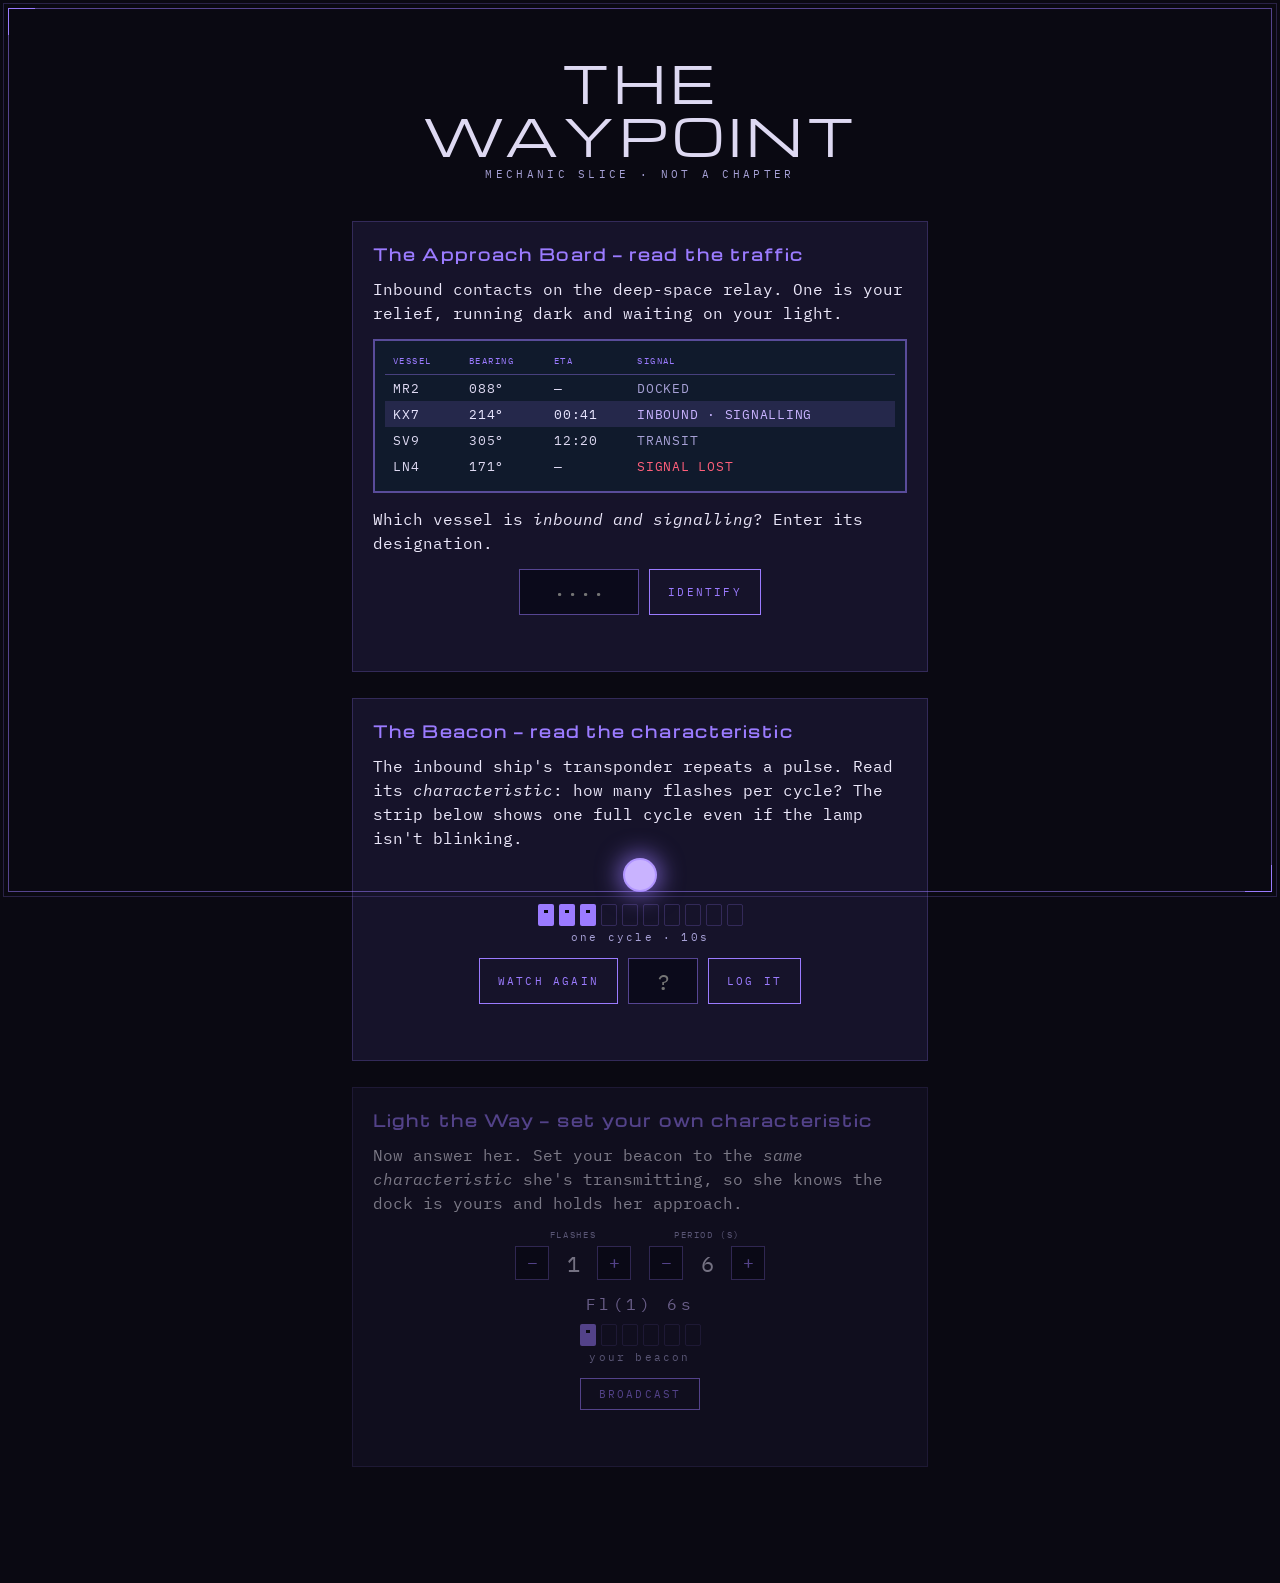
<file: games/waypoint-slice.html>
<!DOCTYPE html>
<html lang="en">
<head>
<meta charset="UTF-8">
<meta name="viewport" content="width=device-width, initial-scale=1.0">
<!-- PWA + share preview · Northbound House -->
<meta name="theme-color" content="#070c13">
<link rel="icon" href="/favicon.svg" type="image/svg+xml">
<link rel="icon" href="/icons/favicon-32.png" sizes="32x32" type="image/png">
<link rel="apple-touch-icon" href="/icons/apple-touch-icon.png">
<link rel="manifest" href="/manifest.webmanifest">
<meta name="apple-mobile-web-app-capable" content="yes">
<meta name="mobile-web-app-capable" content="yes">
<meta name="apple-mobile-web-app-status-bar-style" content="black-translucent">
<meta name="apple-mobile-web-app-title" content="The Key Room">
<meta property="og:type" content="website">
<meta property="og:site_name" content="The Key Room">
<meta property="og:title" content="The Key Room — escape adventures by Northbound House">
<meta property="og:description" content="Browser escape rooms, played in order and earned in order. Solve one to earn the key to the next.">
<meta property="og:image" content="https://keyroom.northboundhouse.com/icons/og-card.png">
<meta property="og:image:width" content="1200">
<meta property="og:image:height" content="1200">
<meta property="og:url" content="https://keyroom.northboundhouse.com/">
<meta name="twitter:card" content="summary_large_image">
<meta name="twitter:title" content="The Key Room">
<meta name="twitter:description" content="Browser escape rooms by Northbound House. Solve one to earn the key to the next.">
<meta name="twitter:image" content="https://keyroom.northboundhouse.com/icons/og-card.png">
<script src="/assets/pwa.js" defer></script>

<title>The Waypoint — Mechanic Slice</title>
<link rel="preconnect" href="https://fonts.googleapis.com">
<link href="https://fonts.googleapis.com/css2?family=Michroma&family=IBM+Plex+Mono:wght@400;500&display=swap" rel="stylesheet">
<link rel="stylesheet" href="../assets/theme.css">
<link rel="stylesheet" href="../assets/palette-waypoint.css">
<link rel="stylesheet" href="../assets/waypoint-components.css">
<style>
/* slice harness only — not a chapter */
.slice{max-width:620px;margin:0 auto;padding:56px 22px 90px}
.slice h1{font-size:clamp(30px,6vw,50px);text-align:center;margin-bottom:6px}
.slice .sub{font-family:var(--font-mono);font-size:11px;letter-spacing:.3em;text-transform:uppercase;color:var(--muted);text-align:center;margin-bottom:40px}
.panel{border:1px solid var(--accent-ghost);background:var(--surface);padding:22px 20px;margin-bottom:26px;position:relative}
.panel h2{font-family:var(--font-display);font-size:15px;letter-spacing:.14em;color:var(--accent);margin-bottom:12px}
.panel p{font-size:16px;line-height:1.5;color:var(--text-soft);margin-bottom:8px}
.row{display:flex;gap:10px;justify-content:center;flex-wrap:wrap;margin-top:14px}
.fb{min-height:22px;font-family:var(--font-mono);font-size:13px;text-align:center;margin-top:12px;letter-spacing:.06em}
.fb.good{color:var(--success)}
.fb.bad{color:var(--error)}
.mini-input{
  width:70px;height:46px;text-align:center;font-family:var(--font-mono);font-size:22px;
  background:var(--input-bg);border:1px solid var(--accent-dim);color:var(--text);
}
.mini-input:focus{outline:none;border-color:var(--accent)}
</style>
</head>
<body>
<div class="deco-frame" aria-hidden="true"></div>

<div class="slice">
  <h1>THE WAYPOINT</h1>
  <div class="sub">Mechanic slice · not a chapter</div>

  <!-- 1. APPROACH BOARD (READ) -->
  <div class="panel">
    <h2>The Approach Board — read the traffic</h2>
    <p>Inbound contacts on the deep-space relay. One is your relief, running dark and waiting on your light.</p>
    <div id="board"></div>
    <p style="margin-top:14px">Which vessel is <em>inbound and signalling</em>? Enter its designation.</p>
    <div class="row">
      <input class="mini-input" id="desig-in" maxlength="4" placeholder="····" style="width:120px" aria-label="Vessel designation">
      <button class="btn small" id="desig-go">Identify</button>
    </div>
    <div class="fb" id="desig-fb"></div>
  </div>

  <!-- 2. BEACON CHARACTERISTIC (READ) -->
  <div class="panel">
    <h2>The Beacon — read the characteristic</h2>
    <p>The inbound ship's transponder repeats a pulse. Read its <em>characteristic</em>: how many flashes per cycle? The strip below shows one full cycle even if the lamp isn't blinking.</p>
    <div class="beacon-lamp" id="lamp"></div>
    <div id="strip"></div>
    <div class="row">
      <button class="btn small" id="replay">Watch again</button>
      <input class="mini-input" id="count-in" inputmode="numeric" maxlength="2" placeholder="?" aria-label="Flash count">
      <button class="btn small" id="count-go">Log it</button>
    </div>
    <div class="fb" id="count-fb"></div>
  </div>

  <!-- 3. SET THE BEACON (WRITE) -->
  <div class="panel" id="write-panel" style="opacity:.5;pointer-events:none">
    <h2>Light the Way — set your own characteristic</h2>
    <p>Now answer her. Set your beacon to the <em>same characteristic</em> she's transmitting, so she knows the dock is yours and holds her approach.</p>
    <div class="char-set">
      <div class="char-field">
        <label>Flashes</label>
        <div class="char-step"><button id="f-dn">−</button><span class="val" id="f-val">1</span><button id="f-up">+</button></div>
      </div>
      <div class="char-field">
        <label>Period (s)</label>
        <div class="char-step"><button id="p-dn">−</button><span class="val" id="p-val">6</span><button id="p-up">+</button></div>
      </div>
    </div>
    <div class="char-notation" id="notation">Fl(1) 6s</div>
    <div id="preview"></div>
    <div class="row"><button class="btn small" id="broadcast">Broadcast</button></div>
    <div class="fb" id="write-fb"></div>
  </div>
</div>

<script src="../assets/engine.js"></script>
<script src="../assets/waypoint.js"></script>
<script>
/* minimal state so engine.beep() is safe to call from playBeacon */
const S = { soundOn:false, audioCtx:null };

/* the target characteristic the inbound ship is transmitting */
const TARGET = { flashes:3, period:10 };
const INBOUND_DESIG = 'KX7';

/* ---- 1. approach board ---- */
const VESSELS = [
  {desig:'MR2', bearing:'088', eta:'—',      status:'DOCKED'},
  {desig:'KX7', bearing:'214', eta:'00:41',  status:'INBOUND · SIGNALLING', sigClass:'inbound', hi:true},
  {desig:'SV9', bearing:'305', eta:'12:20',  status:'TRANSIT'},
  {desig:'LN4', bearing:'171', eta:'—',      status:'SIGNAL LOST', sigClass:'lost'},
];
document.getElementById('board').innerHTML = approachBoardHTML(VESSELS);
document.getElementById('desig-go').addEventListener('click', () => {
  const v = document.getElementById('desig-in').value.trim().toUpperCase();
  const fb = document.getElementById('desig-fb');
  if (v === INBOUND_DESIG){ fb.textContent = '✓ KX7 acquired — her transponder is live.'; fb.className='fb good'; }
  else { fb.textContent = '✗ That contact is not inbound and signalling.'; fb.className='fb bad'; }
});

/* ---- 2. read the characteristic ---- */
let beacon = null;
function showStrip(){
  document.getElementById('strip').innerHTML =
    pulseStripHTML(TARGET.flashes, TARGET.period, 'one cycle · ' + TARGET.period + 's');
}
function playIt(){
  if (beacon) beacon.stop();
  beacon = playBeacon(document.getElementById('lamp'), TARGET.flashes, TARGET.period);
}
showStrip(); playIt();
document.getElementById('replay').addEventListener('click', playIt);
document.getElementById('count-go').addEventListener('click', () => {
  const n = parseInt(document.getElementById('count-in').value, 10);
  const fb = document.getElementById('count-fb');
  if (n === TARGET.flashes){
    fb.textContent = '✓ Three flashes per cycle. Characteristic: ' + charNotation(TARGET.flashes, TARGET.period);
    fb.className = 'fb good';
    const wp = document.getElementById('write-panel');
    wp.style.opacity = 1; wp.style.pointerEvents = 'auto';
  } else {
    fb.textContent = '✗ Count the filled cells in the strip — flashes, not the dark tail.';
    fb.className = 'fb bad';
  }
});

/* ---- 3. write your own characteristic ---- */
let sf = 1, sp = 6;
function renderWrite(){
  document.getElementById('f-val').textContent = sf;
  document.getElementById('p-val').textContent = sp;
  document.getElementById('notation').textContent = charNotation(sf, sp);
  document.getElementById('preview').innerHTML = pulseStripHTML(sf, sp, 'your beacon');
}
function clampStep(which, d){
  if (which === 'f') sf = Math.max(1, Math.min(9, sf + d));
  else sp = Math.max(sf, Math.min(20, sp + d));   /* period can't be < flashes */
  renderWrite();
}
document.getElementById('f-up').addEventListener('click', () => clampStep('f', 1));
document.getElementById('f-dn').addEventListener('click', () => clampStep('f', -1));
document.getElementById('p-up').addEventListener('click', () => clampStep('p', 1));
document.getElementById('p-dn').addEventListener('click', () => clampStep('p', -1));
document.getElementById('broadcast').addEventListener('click', () => {
  const fb = document.getElementById('write-fb');
  if (beaconMatches(sf, sp, TARGET)){
    fb.textContent = '✓ Beacon lit. KX7 answers and holds her approach. The way is yours.';
    fb.className = 'fb good';
  } else {
    fb.textContent = '✗ She reads a different light and waits. Match her characteristic exactly.';
    fb.className = 'fb bad';
  }
});
renderWrite();
</script>
</body>
</html>
</file>
<file: assets/theme.css>
/* ============================================================
   THE KEY ROOM — SHARED THEME
   House rule: same font, same formatting, own colours.

   This file owns ALL shared typography and formatting. Every
   trilogy loads it, then a palette file that defines colours only.
   Do not put colour literals here — use the palette contract:

     --night        page background
     --surface      modal / panel background
     --accent       primary (brass, sky, …)
     --accent-dim   muted primary
     --text         body text
     --muted        secondary / hint text
     --paper        prop background (letters, charts)
     --ink          text on --paper
     --error        wrong answers
     --success      right answers

   Formatting changes belong HERE and nowhere else. If a chapter
   needs a one-off component (a morse lamp, a departures board),
   that component's rules live in that chapter's <style>.
   ============================================================ */

*{margin:0;padding:0;box-sizing:border-box;-webkit-tap-highlight-color:transparent}
html{height:100%}
body{
  background:var(--night);
  color:var(--text);
  font-family:var(--font-body);
  min-height:100%;
}
/* Chapters are fixed-viewport experiences; the landing page scrolls.
   Game files carry <body class="chapter">. */
body.chapter{height:100%;overflow:hidden;user-select:none}
button{font-family:inherit;cursor:pointer;touch-action:manipulation}
a{color:inherit}

/* ---------- Deco frame ---------- */
.deco-frame{
  position:fixed;inset:8px;
  border:1px solid var(--accent-dim);
  outline:1px solid var(--accent-ghost);
  outline-offset:4px;
  pointer-events:none;z-index:50;
}
.deco-frame::before,.deco-frame::after{
  content:"";position:absolute;width:26px;height:26px;
  border:1px solid var(--accent);
}
.deco-frame::before{top:-1px;left:-1px;border-right:none;border-bottom:none}
.deco-frame::after{bottom:-1px;right:-1px;border-left:none;border-top:none}

/* ---------- Screens ---------- */
.screen{
  position:fixed;inset:0;display:none;flex-direction:column;
  align-items:center;justify-content:center;text-align:center;
  padding:32px;z-index:40;overflow-y:auto;
}
.screen.active{display:flex}

.eyebrow{
  font-family:var(--font-mono);font-size:11px;letter-spacing:.4em;
  text-transform:uppercase;color:var(--accent);margin-bottom:18px;
}
h1{
  font-family:var(--font-display);font-weight:400;
  font-size:clamp(42px,9vw,84px);letter-spacing:.08em;line-height:1.05;
}
h1 .num{color:var(--accent)}
.intro-story{
  max-width:520px;font-size:clamp(17px,2.4vw,21px);line-height:1.55;
  margin:26px 0 34px;color:var(--text-soft);font-style:italic;
}
.intro-story em{color:var(--text)}

/* ---------- Buttons ---------- */
.btn{
  background:none;border:1px solid var(--accent);color:var(--accent);
  font-family:var(--font-mono);font-size:13px;letter-spacing:.3em;
  text-transform:uppercase;padding:14px 34px;transition:all .25s;
}
.btn:hover,.btn:focus-visible{background:var(--accent);color:var(--night);outline:none}
.btn.small{padding:8px 18px;font-size:11px;letter-spacing:.2em}
.btn.ghost{border-color:var(--accent-dim);color:var(--text);opacity:.75}
.btn.ghost:hover,.btn.ghost:focus-visible{opacity:1;background:none;border-color:var(--accent);color:var(--accent)}
.btn.locked{border-color:var(--accent-ghost);color:var(--text-faint)}
.btn.locked:hover{background:var(--accent-wash);color:var(--text)}

/* ---------- Carried-code note ---------- */
.next-note{
  margin:6px auto 26px;max-width:420px;
  border:1px dashed var(--accent-dim);border-radius:4px;
  padding:16px 20px;text-align:center;
}
.next-note .nn-label{
  font-family:var(--font-mono);font-size:10.5px;letter-spacing:.22em;
  text-transform:uppercase;opacity:.7;
}
.next-note .nn-code{
  font-family:var(--font-mono);font-size:30px;letter-spacing:.35em;
  color:var(--accent);margin:8px 0 6px;
}
.next-note .nn-hint{font-size:13px;opacity:.62;line-height:1.5}
.victory-actions{display:flex;gap:14px;justify-content:center;flex-wrap:wrap;align-items:center}
.victory-actions .btn{text-decoration:none;display:inline-block}

/* ---------- HUD ---------- */
#hud{
  position:fixed;top:0;left:0;right:0;z-index:30;
  display:none;justify-content:space-between;align-items:center;
  padding:22px 30px 10px;
}
#hud.on{display:flex}
#timer{
  font-family:var(--font-mono);font-size:18px;letter-spacing:.15em;
  color:var(--accent);
}
#timer.late{color:var(--error);animation:pulse 1.2s infinite}
@keyframes pulse{50%{opacity:.45}}
#hud .title-sm{
  font-family:var(--font-display);font-size:16px;letter-spacing:.25em;opacity:.7;
}
#hud .hud-right{display:flex;gap:10px;align-items:center}
.icon-btn{
  background:none;border:1px solid var(--accent-soft);color:var(--accent);
  width:34px;height:34px;font-size:15px;line-height:1;border-radius:0;
  transition:border-color .2s;
}
.icon-btn:hover{border-color:var(--accent)}

/* ---------- Room ---------- */
#room-wrap{
  position:fixed;inset:0;display:none;align-items:center;justify-content:center;
  padding:64px 16px 96px;
}
#room-wrap.on{display:flex}
#room{
  width:min(96vw,900px);aspect-ratio:16/10;max-height:calc(100vh - 170px);
  position:relative;
}
#room svg{width:100%;height:100%;display:block}
.hotspot{cursor:pointer;transition:filter .2s}
.hotspot:hover{filter:brightness(1.35) drop-shadow(0 0 6px var(--accent-glow))}
.hotspot.done{cursor:default}
.hotspot.done:hover{filter:none}

/* ---------- Inventory ---------- */
#inventory{
  position:fixed;left:0;right:0;bottom:0;z-index:30;display:none;
  justify-content:center;gap:12px;padding:16px 20px 26px;flex-wrap:wrap;
  background:linear-gradient(transparent, var(--veil-fade) 40%);
}
#inventory.on{display:flex}
.inv-item{
  width:56px;height:56px;border:1px solid var(--accent-soft);
  background:var(--surface-soft);display:flex;align-items:center;justify-content:center;
  font-size:24px;position:relative;transition:border-color .2s, transform .15s;
}
.inv-item:hover{border-color:var(--accent);transform:translateY(-2px)}
.inv-item .tag{
  position:absolute;bottom:-16px;left:50%;transform:translateX(-50%);
  font-family:var(--font-mono);font-size:8px;letter-spacing:.1em;
  color:var(--accent);white-space:nowrap;text-transform:uppercase;
}
#inv-empty{font-style:italic;opacity:.4;font-size:15px;align-self:center}

/* ---------- Modal ---------- */
#modal-veil{
  position:fixed;inset:0;background:var(--veil);z-index:60;
  display:none;align-items:center;justify-content:center;padding:20px;
  backdrop-filter:blur(2px);
}
#modal-veil.on{display:flex}
#modal{
  width:min(92vw,460px);max-height:86vh;overflow-y:auto;
  background:var(--surface);border:1px solid var(--accent-dim);
  padding:30px 28px 26px;position:relative;text-align:center;
}
#modal::before{
  content:"";position:absolute;inset:6px;border:1px solid var(--accent-ghost);
  pointer-events:none;
}
#modal h2{
  font-family:var(--font-display);font-weight:400;font-size:26px;
  letter-spacing:.12em;color:var(--accent);margin-bottom:14px;
}
#modal .body{font-size:18px;line-height:1.55;color:var(--text-soft);margin-bottom:18px}
#modal .body em{color:var(--text);font-style:italic}

/* ---------- Paper props ---------- */
.paper{
  background:var(--paper);color:var(--ink);padding:18px 16px;margin:14px 0;
  font-size:17px;line-height:1.5;font-style:italic;
  box-shadow:0 2px 10px rgba(0,0,0,.45);
  transform:rotate(-.6deg);
}
.paper.straight{transform:none}
.paper .mono{font-family:var(--font-mono);font-style:normal;font-size:14px;letter-spacing:.08em}

/* ---------- Code entry ---------- */
.code-row{display:flex;gap:10px;justify-content:center;margin:16px 0}
.code-input{
  width:52px;height:60px;text-align:center;font-family:var(--font-mono);
  font-size:26px;background:var(--input-bg);border:1px solid var(--accent-dim);
  color:var(--text);caret-color:var(--accent);text-transform:uppercase;
}
.code-input:focus{outline:none;border-color:var(--accent)}
.word-input{
  width:min(80%,260px);height:52px;text-align:center;
  font-family:var(--font-mono);font-size:20px;
  background:var(--input-bg);border:1px solid var(--accent-dim);
  color:var(--text);text-transform:uppercase;margin:14px 0;letter-spacing:.2em;
}
.word-input:focus{outline:none;border-color:var(--accent)}

/* ---------- Feedback & hints ---------- */
.feedback{min-height:22px;font-size:15px;font-style:italic;margin-bottom:6px}
.feedback.bad{color:var(--error)}
.feedback.good{color:var(--success)}
.modal-actions{display:flex;gap:10px;justify-content:center;flex-wrap:wrap;margin-top:10px}
.hint-link{
  background:none;border:none;color:var(--muted);font-size:14px;font-style:italic;
  text-decoration:underline;text-underline-offset:3px;margin-top:14px;
}
.hint-link:hover{color:var(--accent)}
.hint-text{
  font-size:15px;color:var(--muted-bright);font-style:italic;margin-top:10px;line-height:1.5;
  border-top:1px dashed var(--muted-rule);padding-top:10px;
}
.shake{animation:shake .35s}
@keyframes shake{0%,100%{transform:translateX(0)}25%{transform:translateX(-7px)}75%{transform:translateX(7px)}}

/* ---------- Victory ---------- */
.stats{display:flex;gap:36px;margin:26px 0 34px}
.stat .v{font-family:var(--font-mono);font-size:30px;color:var(--accent)}
.stat .l{
  font-family:var(--font-mono);font-size:10px;letter-spacing:.3em;
  text-transform:uppercase;opacity:.6;margin-top:6px;
}
.series-note{
  font-family:var(--font-mono);font-size:10px;letter-spacing:.3em;
  text-transform:uppercase;opacity:.45;margin-top:26px;
}

/* ---------- Responsive ---------- */
@media (max-width:600px){
  #hud .title-sm{display:none}
  .stats{gap:22px}
  #room-wrap{padding:58px 8px 92px}
}
@media (prefers-reduced-motion: reduce){
  *{animation:none!important;transition:none!important}
}

/* ---------- Curator crest + card (easter egg; DOM injected by easter-eggs.js) ---------- */
.crest{
  display:inline-block;margin:0 auto 18px;width:34px;height:34px;cursor:pointer;
  opacity:.35;transition:opacity .3s,transform .3s;
}
.crest:hover{opacity:.9;transform:translateY(-2px)}
.crest svg{width:100%;height:100%;display:block}

#curator-veil{
  position:fixed;inset:0;background:var(--veil);z-index:70;
  display:none;align-items:center;justify-content:center;padding:24px;
  backdrop-filter:blur(2px);
}
#curator-veil.on{display:flex}
.curator-card{
  width:min(92vw,420px);background:var(--surface);border:1px solid var(--accent-dim);
  padding:34px 30px 28px;position:relative;text-align:center;
}
.curator-card::before{content:"";position:absolute;inset:6px;border:1px solid var(--accent-ghost);pointer-events:none}
.curator-card .cc-crest{width:44px;height:44px;margin:0 auto 16px;opacity:.9}
.curator-card .cc-eyebrow{
  font-family:var(--font-mono);font-size:10px;letter-spacing:.4em;
  text-transform:uppercase;color:var(--accent);margin-bottom:14px;
}
.curator-card p{font-family:var(--font-body);font-style:italic;font-size:18px;line-height:1.6;color:var(--text-soft)}
.curator-card .sign{font-family:var(--font-mono);font-size:22px;letter-spacing:.3em;color:var(--accent);margin-top:18px}
.curator-card .close{
  margin-top:22px;font-family:var(--font-mono);font-size:10px;letter-spacing:.3em;
  text-transform:uppercase;color:var(--muted);background:none;border:none;cursor:pointer;
}
.curator-card .close:hover{color:var(--accent)}
</file>
<file: assets/palette-meridian.css>
/* ============================================================
   PALETTE — THE MERIDIAN (Series One, 1934)
   Night-blue, brass, parchment. Colours only; formatting lives
   in theme.css. Load AFTER theme.css.
   ============================================================ */
:root{
  /* --- semantic contract (consumed by theme.css) --- */
  /* --- font-by-tense: Past (Poiret / Cormorant / Plex) --- */
  --font-display: 'Poiret One', cursive;
  --font-body:    'Cormorant Garamond', serif;
  --font-mono:    'IBM Plex Mono', monospace;

  --night:        #0A1622;
  --surface:      #122436;
  --surface-soft: rgba(18,36,54,.8);
  --accent:       #C9A227;
  --accent-dim:   #8a6f1d;
  --accent-soft:  rgba(201,162,39,.45);
  --accent-ghost: rgba(201,162,39,.25);
  --accent-wash:  rgba(201,162,39,.12);
  --accent-glow:  rgba(201,162,39,.55);
  --text:         #E8DCC3;
  --text-soft:    #dfd4bc;
  --text-faint:   rgba(232,220,195,.4);
  --muted:        #3E6B6B;
  --muted-bright: #a8c2c2;
  --muted-rule:   rgba(62,107,107,.5);
  --paper:        #E8DCC3;
  --ink:          #1a1408;
  --error:        #c96a4a;
  --success:      #8fbf8f;
  --veil:         rgba(4,9,15,.78);
  --veil-fade:    rgba(6,12,19,.92);
  --input-bg:     rgba(10,22,34,.9);

  /* --- trilogy-specific (used by chapter component CSS) --- */
  --hull:      #122436;
  --brass:     #C9A227;
  --brass-dim: #8a6f1d;
  --parchment: #E8DCC3;
  --oxblood:   #6E2B2B;
  --fog:       #3E6B6B;
  --rust:      #c96a4a;
  --lamp:      #ffd47a;
}
</file>
<file: assets/palette-redeye.css>
/* ============================================================
   PALETTE — THE RED-EYE (Series Two, 1962)
   Pan-Am blue, chrome, terrazzo, red DEPARTURES neon.
   Colours only; formatting lives in theme.css. Load AFTER it.
   ============================================================ */
:root{
  /* --- semantic contract (consumed by theme.css) --- */
  /* --- font-by-tense: Past (Poiret / Cormorant / Plex) --- */
  --font-display: 'Poiret One', cursive;
  --font-body:    'Cormorant Garamond', serif;
  --font-mono:    'IBM Plex Mono', monospace;

  --night:        #0b1521;
  --surface:      #10233a;
  --surface-soft: rgba(14,36,60,.7);
  --accent:       #3a8dde;
  --accent-dim:   rgba(58,141,222,.5);
  --accent-soft:  rgba(58,141,222,.45);
  --accent-ghost: rgba(58,141,222,.2);
  --accent-wash:  rgba(58,141,222,.14);
  --accent-glow:  rgba(58,141,222,.6);
  --text:         #cdd5dd;
  --text-soft:    #dbe2e8;
  --text-faint:   rgba(205,213,221,.45);
  --muted:        #7c98b4;
  --muted-bright: #a9c3dc;
  --muted-rule:   rgba(124,152,180,.5);
  --paper:        #efe7d6;
  --ink:          #141b24;
  --error:        #ff3b30;
  --success:      #5ec48c;
  --veil:         rgba(4,9,15,.8);
  --veil-fade:    rgba(6,11,18,.94);
  --input-bg:     rgba(8,14,22,.9);

  /* --- trilogy-specific (used by chapter component CSS) --- */
  --panam:    #0e4d92;
  --sky:      #3a8dde;
  --chrome:   #cdd5dd;
  --tan:      #c69a6b;
  --neon:     #ff3b30;
  --cream:    #efe7d6;
  --go:       #5ec48c;
  --board-bg: #0a0e12;
  --board-fg: #f4e9c1;
}
</file>
<file: assets/redeye-components.css>
/* ============================================================
   THE RED-EYE — shared chapter components
   Props that appear in more than one chapter of Series Two.
   Formatting only; colours come from palette-redeye.css.
   Load after theme.css + palette-redeye.css.
   ============================================================ */

/* ---- teleprinter printout ---- */
.telex{
  background:var(--paper);color:var(--ink);
  font-family:'IBM Plex Mono',monospace;font-size:12.5px;line-height:1.95;
  padding:16px 14px;margin:14px 0;text-align:left;
  box-shadow:0 2px 10px rgba(0,0,0,.45);
  border-left:3px dotted #b9ab8c;border-right:3px dotted #b9ab8c;
}
.telex .grp{background:#ddcfae;padding:1px 6px;letter-spacing:.24em;font-weight:500}
.telex .dim{color:#7a715e}

.tx-lamp{
  width:22px;height:22px;border-radius:50%;background:#2b2f36;margin:0 auto 10px;
  border:2px solid var(--accent-dim);
}
.tx-lamp.lit{background:var(--accent);box-shadow:0 0 16px 3px var(--accent-glow)}

.tx-echo{
  font-family:'IBM Plex Mono',monospace;font-size:22px;letter-spacing:.28em;
  color:var(--accent);min-height:30px;margin:8px 0;
}

/* ---- the cipher: A=1..Z=26 reference + the repeating key ---- */
.cipher-table{display:grid;grid-template-columns:repeat(13,1fr);gap:3px;margin:12px 0}
.cipher-table div{
  background:var(--input-bg);border:1px solid var(--accent-ghost);
  padding:5px 1px;text-align:center;
  font-family:'IBM Plex Mono',monospace;font-size:11px;color:var(--text);
}
.cipher-table b{display:block;color:var(--accent);font-weight:500;font-size:12px}

.keystrip{
  font-family:'IBM Plex Mono',monospace;font-size:17px;letter-spacing:.28em;
  color:var(--accent);background:var(--input-bg);
  border:1px dashed var(--accent-dim);padding:11px 8px;margin:12px 0;
}
.keystrip small{
  display:block;letter-spacing:.14em;font-size:10px;color:var(--muted);margin-top:6px;
}

/* ---- lipstick-blotted napkin ---- */
.napkin{
  background:#f7f2ea;color:#8d2f3f;font-style:italic;font-size:17px;line-height:1.5;
  padding:20px 18px;margin:14px 0;transform:rotate(1.3deg);
  box-shadow:0 2px 10px rgba(0,0,0,.4);
}

/* ---- the lantern-and-flags pin ---- */
.pin{
  display:inline-block;border:1px solid var(--accent);border-radius:50%;
  width:74px;height:74px;line-height:70px;text-align:center;font-size:30px;
  color:var(--accent);margin:10px auto;
}

@media (max-width:480px){
  .cipher-table{grid-template-columns:repeat(7,1fr)}
  .telex{font-size:11px}
}
</file>
<file: assets/palette-theunit.css>
/* ============================================================
   PALETTE — THE UNIT (Present tense, now)
   Screen-lit blue on cold concrete-black: the glow of somebody
   else's phone in a storage unit at night. Deliberately COOLER
   and higher-chroma than the Red-Eye's warm Pan-Am blue so the
   two blues never read as the same trilogy.

   Present tense fonts: Space Grotesk (display + body) + IBM Plex
   Mono (codes, coordinates, metadata).
   ============================================================ */
:root{
  /* --- font-by-tense: Present --- */
  --font-display: 'Space Grotesk', sans-serif;
  --font-body:    'Space Grotesk', sans-serif;
  --font-mono:    'IBM Plex Mono', monospace;

  /* --- semantic contract (consumed by theme.css) --- */
  --night:        #0a0f16;
  --surface:      #131c27;
  --surface-soft: rgba(19,28,39,.72);
  --accent:       #35cdf0;
  --accent-dim:   rgba(53,205,240,.5);
  --accent-soft:  rgba(53,205,240,.42);
  --accent-ghost: rgba(53,205,240,.2);
  --accent-wash:  rgba(53,205,240,.13);
  --accent-glow:  rgba(53,205,240,.6);
  --text:         #dbe4ec;
  --text-soft:    #eef4f9;
  --text-faint:   rgba(219,228,236,.45);
  --muted:        #8fa3b5;
  --muted-bright: #bdd0dd;
  --muted-rule:   rgba(143,163,181,.5);
  --paper:        #efece4;   /* printed photo / receipt — warm, against the cold UI */
  --ink:          #16181d;
  --error:        #ff5f74;
  --success:      #46d69b;
  --veil:         rgba(3,6,10,.82);
  --veil-fade:    rgba(5,9,14,.94);
  --input-bg:     rgba(7,11,17,.9);

  /* --- trilogy-specific (used by chapter component CSS) --- */
  --screen:  #0d1620;   /* a device screen, powered but idle */
  --led:     #6fe3ff;   /* status LEDs, a live ping */
  --concrete:#1a2129;   /* the unit's walls and floor */
  --steel:   #2c3742;   /* roll-up door, shelving, lockbox */
  --marker:  #e2574c;   /* map pins, red marker ink */
}
</file>
<file: assets/theunit-components.css>
/* ============================================================
   THE UNIT — shared chapter components
   Props used across Series Four (Present). Formatting only;
   colours come from palette-theunit.css. Load after theme.css
   + palette-theunit.css.
   ============================================================ */

/* ---- an out-of-story observation under a prop ---- */
.note-line{
  font-family:var(--font-body);font-size:14px;font-style:italic;
  color:var(--muted);margin-top:10px;line-height:1.5;
}
.note-line b{color:var(--text-soft);font-style:normal;font-weight:500}

/* ---- metadata / EXIF readout ---- */
.exif{
  background:var(--screen);border:1px solid var(--accent-ghost);
  font-family:var(--font-mono);font-size:12.5px;color:var(--text);
  padding:12px 12px;margin:14px 0;text-align:left;
}
.exif-h{
  font-size:9.5px;letter-spacing:.2em;text-transform:uppercase;
  color:var(--accent);margin-bottom:8px;
}
.exif table{width:100%;border-collapse:collapse}
.exif td{padding:3px 0;vertical-align:top}
.exif td.k{color:var(--muted);white-space:nowrap;padding-right:12px;width:38%}
.exif td.v{color:var(--text)}
.exif .tok{display:inline-block;width:1.1em;color:var(--error);font-weight:500}
.exif tr.ok td.v{color:var(--success)}
.exif tr.off td.v{color:var(--error)}
.exif b.blk{color:var(--accent);font-weight:500}

/* ---- printed photo with a lab stamp ---- */
.photo{
  background:var(--paper);color:var(--ink);padding:10px 10px 12px;margin:14px auto;
  max-width:260px;box-shadow:0 3px 12px rgba(0,0,0,.5);transform:rotate(-1deg);
}
.photo .frame{
  background:#c9c3b4;height:120px;display:flex;align-items:center;justify-content:center;
  font-family:var(--font-mono);font-size:10px;letter-spacing:.16em;
  text-transform:uppercase;color:#5d574c;text-align:center;padding:8px;
}
.photo .stamp{
  font-family:var(--font-mono);font-size:10px;letter-spacing:.08em;
  color:#8a8272;margin-top:8px;text-align:right;
}
.photo .cap{
  font-family:var(--font-body);font-size:13px;font-style:italic;
  color:#3f3a33;margin-top:4px;
}

/* ---- map pins ---- */
.pins{
  border:1px solid var(--accent-ghost);background:var(--screen);
  padding:10px 12px;margin:14px 0;text-align:left;
}
.pins-h{
  font-family:var(--font-mono);font-size:9.5px;letter-spacing:.2em;
  text-transform:uppercase;color:var(--accent);margin-bottom:8px;
}
.pin{
  display:grid;grid-template-columns:14px 92px 1fr auto;gap:8px;align-items:baseline;
  font-family:var(--font-mono);font-size:12px;color:var(--text);
  padding:5px 0;border-bottom:1px solid rgba(143,163,181,.14);
}
.pin:last-child{border-bottom:none}
.pin .dot{width:8px;height:8px;border-radius:50%;background:var(--muted);align-self:center}
.pin.last .dot{background:var(--accent);box-shadow:0 0 8px 2px var(--accent-glow)}
.pin.off .dot{background:var(--marker)}
.pin.off .dot::after{content:"";}
.pin .when{color:var(--muted)}
.pin .plus{color:var(--accent);font-size:11px}
.pin .note{
  grid-column:2 / -1;font-family:var(--font-body);font-style:italic;
  font-size:12.5px;color:var(--muted);
}
.pin.off .note{color:var(--marker)}
/* shape token so "off" never depends on colour alone */
.pin.off .when::before{content:"≠ ";color:var(--marker);font-weight:500}
.pin.last .when::before{content:"● ";color:var(--accent)}

/* ---- a device screen (phone / laptop) ---- */
.device{
  background:var(--screen);border:1px solid var(--accent-soft);border-radius:10px;
  padding:14px 14px 16px;margin:14px auto;max-width:300px;
  box-shadow:0 0 24px rgba(53,205,240,.09);
}
.device .bar{
  display:flex;justify-content:space-between;font-family:var(--font-mono);
  font-size:9.5px;color:var(--muted);letter-spacing:.1em;margin-bottom:10px;
}
.device .big{
  font-family:var(--font-mono);font-size:26px;letter-spacing:.24em;
  color:var(--accent);text-align:center;margin:6px 0;
}
.device .sub{
  font-family:var(--font-body);font-size:13px;color:var(--muted);
  text-align:center;line-height:1.5;
}

/* ---- a live tracker ping ---- */
.ping{display:flex;align-items:center;gap:10px;justify-content:center;margin:12px 0}
.ping .led{
  width:10px;height:10px;border-radius:50%;background:var(--led);
  box-shadow:0 0 10px 3px rgba(111,227,255,.5);
}
@media (prefers-reduced-motion: no-preference){
  .ping .led{animation:pingpulse 1.8s ease-in-out infinite}
  @keyframes pingpulse{50%{opacity:.35}}
}
.ping .txt{
  font-family:var(--font-mono);font-size:11px;letter-spacing:.12em;
  text-transform:uppercase;color:var(--led);
}

@media (max-width:480px){
  .pin{grid-template-columns:12px 76px 1fr;font-size:11px}
  .pin .plus{grid-column:2 / -1}
}
</file>
<file: assets/palette-waypoint.css>
/* ============================================================
   PALETTE — THE WAYPOINT (Future tense, deep space)
   Ultraviolet on a near-black ground. Colours + tense fonts only;
   formatting lives in theme.css. Load AFTER theme.css.

   Future tense fonts: Michroma (display) + IBM Plex Mono (body/mono).
   Michroma is single-weight — hierarchy comes from size / spacing /
   colour, never bold.
   ============================================================ */
:root{
  /* --- font-by-tense: Future --- */
  --font-display: 'Michroma', sans-serif;
  --font-body:    'IBM Plex Mono', monospace;
  --font-mono:    'IBM Plex Mono', monospace;

  /* --- semantic contract (consumed by theme.css) --- */
  --night:        #0a0912;
  --surface:      #16132a;
  --surface-soft: rgba(30,24,58,.72);
  --accent:       #9b7bff;
  --accent-dim:   rgba(155,123,255,.52);
  --accent-soft:  rgba(155,123,255,.42);
  --accent-ghost: rgba(155,123,255,.22);
  --accent-wash:  rgba(155,123,255,.15);
  --accent-glow:  rgba(155,123,255,.62);
  --text:         #ded9f2;
  --text-soft:    #ece8fa;
  --text-faint:   rgba(222,217,242,.45);
  --muted:        #a7a1d6;
  --muted-bright: #c8c3ee;
  --muted-rule:   rgba(167,161,214,.5);
  --paper:        #e8e4f4;   /* luminous console readout / log slate */
  --ink:          #17132a;
  --error:        #ff5f7a;
  --success:      #4fd8b6;
  --veil:         rgba(4,3,12,.8);
  --veil-fade:    rgba(7,5,18,.94);
  --input-bg:     rgba(11,9,26,.9);

  /* --- trilogy-specific (used by chapter component CSS) --- */
  --uv:      #b98cff;   /* the "and beyond" band — past the visible */
  --beacon:  #c9b3ff;   /* beacon pulse at full brightness */
  --hull:    #1c2740;   /* station structure */
  --panel:   #101a2c;   /* console chrome */
  --star:    #e9e6ff;   /* fixed-marker stars */
}
</file>
<file: assets/waypoint-components.css>
/* ============================================================
   THE WAYPOINT — shared chapter components
   Props used across Series Three (Future). Formatting only;
   colours come from palette-waypoint.css. Load after theme.css
   + palette-waypoint.css.
   ============================================================ */

/* ---- the approach board (descendant of the split-flap board) ---- */
.approach-board{
  background:var(--panel);border:2px solid var(--accent-dim);padding:12px 10px;margin:14px 0;
  font-family:var(--font-mono);font-size:12.5px;color:var(--text);overflow-x:auto;
}
.approach-board table{width:100%;border-collapse:collapse;white-space:nowrap}
.approach-board th{
  color:var(--accent);font-weight:400;font-size:9px;letter-spacing:.16em;
  text-transform:uppercase;text-align:left;padding:2px 8px 8px;
  border-bottom:1px solid var(--accent-ghost);
}
.approach-board td{padding:5px 8px;letter-spacing:.06em}
.approach-board tr.hi td{color:var(--star);background:var(--accent-wash)}
.approach-board .sig{color:var(--muted)}
.approach-board .sig.inbound{color:var(--beacon)}
.approach-board .sig.lost{color:var(--error)}

/* ---- beacon lamp + accessible pulse-strip ---- */
.beacon-lamp{
  width:34px;height:34px;border-radius:50%;background:#241c3a;margin:0 auto 12px;
  border:2px solid var(--accent-dim);transition:background .06s, box-shadow .06s;
}
.beacon-lamp.lit{background:var(--beacon);box-shadow:0 0 22px 5px var(--accent-glow)}

/* the strip is the source of truth: positional, not colour/motion */
.pulse-strip{
  display:flex;gap:5px;justify-content:center;flex-wrap:wrap;margin:10px 0 4px;
}
.pulse-strip .cell{
  width:16px;height:22px;border:1px solid var(--accent-ghost);background:transparent;
  border-radius:2px;position:relative;
}
.pulse-strip .cell.on{background:var(--accent)}
.pulse-strip .cell.on::after{           /* shape token, not just fill */
  content:"";position:absolute;inset:5px 5px auto 5px;height:3px;background:var(--night);
}
.pulse-cap{
  font-family:var(--font-mono);font-size:11px;letter-spacing:.2em;
  color:var(--muted);text-align:center;margin-top:4px;
}

/* ---- characteristic setter (the finale "write") ---- */
.char-set{display:flex;gap:18px;justify-content:center;align-items:flex-end;margin:14px 0}
.char-field{display:flex;flex-direction:column;align-items:center;gap:6px}
.char-field label{
  font-family:var(--font-mono);font-size:9px;letter-spacing:.18em;
  text-transform:uppercase;color:var(--muted);
}
.char-step{display:flex;align-items:center;gap:10px}
.char-step button{
  width:34px;height:34px;background:var(--input-bg);border:1px solid var(--accent-dim);
  color:var(--accent);font-family:var(--font-mono);font-size:18px;line-height:1;
}
.char-step button:hover{border-color:var(--accent)}
.char-step .val{
  font-family:var(--font-mono);font-size:22px;color:var(--text);min-width:28px;text-align:center;
}
.char-notation{
  font-family:var(--font-mono);font-size:16px;letter-spacing:.22em;
  color:var(--beacon);text-align:center;margin:6px 0;
}

@media (max-width:480px){
  .approach-board{font-size:11px}
  .pulse-strip .cell{width:13px;height:19px}
}

/* ---- console readout / roster (shared across chapters) ---- */
.readout{
  background:var(--panel);border:1px solid var(--accent-ghost);
  font-family:var(--font-mono);font-size:13px;line-height:1.9;color:var(--text);
  padding:14px 14px;margin:14px 0;text-align:left;
}
.readout .k{color:var(--accent)}
.readout .warn{color:var(--error)}
.readout .ok{color:var(--success)}
.note{font-family:var(--font-body);font-style:italic;font-size:14px;color:var(--muted);margin-top:8px;line-height:1.5}
</file>
